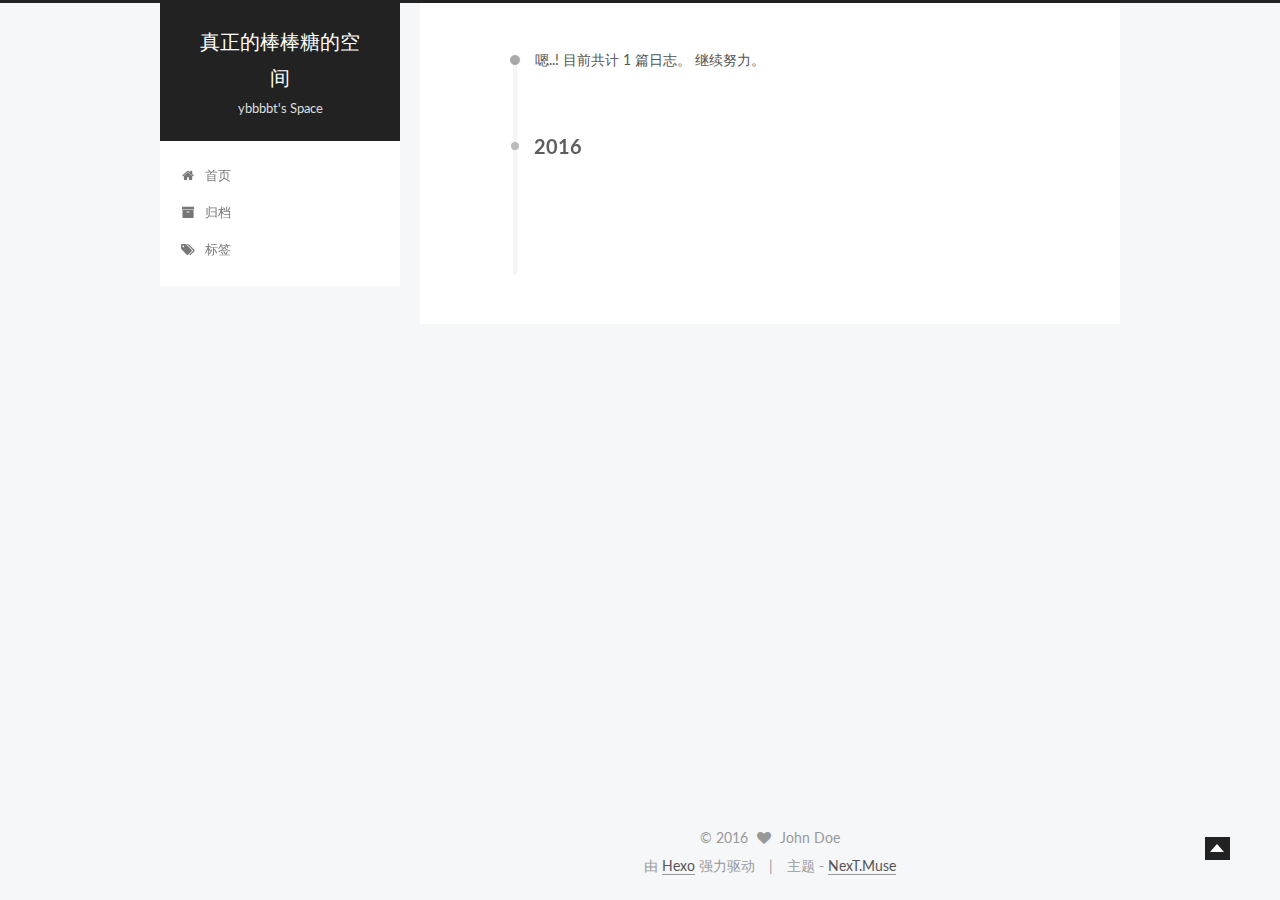
<file: archives/index.html>
<!doctype html>



  


<html class="theme-next muse use-motion">
<head>
  <meta charset="UTF-8"/>
<meta http-equiv="X-UA-Compatible" content="IE=edge,chrome=1" />
<meta name="viewport" content="width=device-width, initial-scale=1, maximum-scale=1"/>



<meta http-equiv="Cache-Control" content="no-transform" />
<meta http-equiv="Cache-Control" content="no-siteapp" />












  <link href="/vendors/fancybox/source/jquery.fancybox.css?v=2.1.5" rel="stylesheet" type="text/css"/>




  <link href="//fonts.googleapis.com/css?family=Lato:300,400,700,400italic&subset=latin,latin-ext" rel="stylesheet" type="text/css">



<link href="/vendors/font-awesome/css/font-awesome.min.css?v=4.4.0" rel="stylesheet" type="text/css" />

<link href="/css/main.css?v=0.5.0" rel="stylesheet" type="text/css" />


  <meta name="keywords" content="Hexo, NexT" />








  <link rel="shortcut icon" type="image/x-icon" href="/favicon.ico?v=0.5.0" />






<meta name="description" content="什么都不告诉你，嘿嘿~">
<meta property="og:type" content="website">
<meta property="og:title" content="真正的棒棒糖的空间">
<meta property="og:url" content="http://ybbbbt.cn/archives/index.html">
<meta property="og:site_name" content="真正的棒棒糖的空间">
<meta property="og:description" content="什么都不告诉你，嘿嘿~">
<meta name="twitter:card" content="summary">
<meta name="twitter:title" content="真正的棒棒糖的空间">
<meta name="twitter:description" content="什么都不告诉你，嘿嘿~">



<script type="text/javascript" id="hexo.configuration">
  var NexT = window.NexT || {};
  var CONFIG = {
    scheme: 'Muse',
    sidebar: {"position":"left","display":"post"},
    fancybox: true,
    motion: true,
    duoshuo: {
      userId: 0,
      author: '博主'
    }
  };
</script>

  <title> 归档 | 真正的棒棒糖的空间 </title>
</head>

<body itemscope itemtype="http://schema.org/WebPage" lang="zh-Hans">

  








  
  
    
  

  <div class="container one-collumn sidebar-position-left  page-archive  ">
    <div class="headband"></div>

    <header id="header" class="header" itemscope itemtype="http://schema.org/WPHeader">
      <div class="header-inner"><div class="site-meta ">
  

  <div class="custom-logo-site-title">
    <a href="/"  class="brand" rel="start">
      <span class="logo-line-before"><i></i></span>
      <span class="site-title">真正的棒棒糖的空间</span>
      <span class="logo-line-after"><i></i></span>
    </a>
  </div>
  <p class="site-subtitle">ybbbbt's Space</p>
</div>

<div class="site-nav-toggle">
  <button>
    <span class="btn-bar"></span>
    <span class="btn-bar"></span>
    <span class="btn-bar"></span>
  </button>
</div>

<nav class="site-nav">
  

  
    <ul id="menu" class="menu ">
      
        
        <li class="menu-item menu-item-home">
          <a href="/" rel="section">
            
              <i class="menu-item-icon fa fa-home fa-fw"></i> <br />
            
            首页
          </a>
        </li>
      
        
        <li class="menu-item menu-item-archives">
          <a href="/archives" rel="section">
            
              <i class="menu-item-icon fa fa-archive fa-fw"></i> <br />
            
            归档
          </a>
        </li>
      
        
        <li class="menu-item menu-item-tags">
          <a href="/tags" rel="section">
            
              <i class="menu-item-icon fa fa-tags fa-fw"></i> <br />
            
            标签
          </a>
        </li>
      

      
      
      
    </ul>
  

  
</nav>

 </div>
    </header>

    <main id="main" class="main">
      <div class="main-inner">
        <div class="content-wrap">
          <div id="content" class="content">
            

  <section id="posts" class="posts-collapse">
    <span class="archive-move-on"></span>

    <span class="archive-page-counter">
      
      
      
        
      
      嗯..! 目前共计 1 篇日志。 继续努力。
    </span>

    

      
      
      

      
        
        <div class="collection-title">
          <h2 class="archive-year motion-element" id="archive-year-2016">2016</h2>
        </div>
      
      

      

  <article class="post post-type-normal" itemscope itemtype="http://schema.org/Article">
    <header class="post-header">

      <h1 class="post-title">
        
            <a class="post-title-link" href="/2016/02/17/hello-world/" itemprop="url">
              
                <span itemprop="name">Hello World</span>
              
            </a>
        
      </h1>

      <div class="post-meta">
        <time class="post-time" itemprop="dateCreated"
              datetime="2016-02-17T16:11:56+08:00"
              content="2016-02-17" >
          02-17
        </time>
      </div>

    </header>
  </article>



    

  </section>

  



          </div>
          


          

        </div>
        
          
  
  <div class="sidebar-toggle">
    <div class="sidebar-toggle-line-wrap">
      <span class="sidebar-toggle-line sidebar-toggle-line-first"></span>
      <span class="sidebar-toggle-line sidebar-toggle-line-middle"></span>
      <span class="sidebar-toggle-line sidebar-toggle-line-last"></span>
    </div>
  </div>

  <aside id="sidebar" class="sidebar">
    <div class="sidebar-inner">

      

      

      <section class="site-overview sidebar-panel  sidebar-panel-active ">
        <div class="site-author motion-element" itemprop="author" itemscope itemtype="http://schema.org/Person">
          <img class="site-author-image" itemprop="image"
               src="/images/default_avatar.jpg"
               alt="John Doe" />
          <p class="site-author-name" itemprop="name">John Doe</p>
          <p class="site-description motion-element" itemprop="description">什么都不告诉你，嘿嘿~</p>
        </div>
        <nav class="site-state motion-element">
          <div class="site-state-item site-state-posts">
            <a href="/archives">
              <span class="site-state-item-count">1</span>
              <span class="site-state-item-name">日志</span>
            </a>
          </div>
          
          

          

        </nav>

        

        <div class="links-of-author motion-element">
          
        </div>

        
        

        <div class="links-of-author motion-element">
          
        </div>

      </section>

      

    </div>
  </aside>


        
      </div>
    </main>

    <footer id="footer" class="footer">
      <div class="footer-inner">
        <div class="copyright" >
  
  &copy; 
  <span itemprop="copyrightYear">2016</span>
  <span class="with-love">
    <i class="fa fa-heart"></i>
  </span>
  <span class="author" itemprop="copyrightHolder">John Doe</span>
</div>

<div class="powered-by">
  由 <a class="theme-link" href="http://hexo.io">Hexo</a> 强力驱动
</div>

<div class="theme-info">
  主题 -
  <a class="theme-link" href="https://github.com/iissnan/hexo-theme-next">
    NexT.Muse
  </a>
</div>



      </div>
    </footer>

    <div class="back-to-top"></div>
  </div>

  


  



  <script type="text/javascript" src="/vendors/jquery/index.js?v=2.1.3"></script>

  <script type="text/javascript" src="/vendors/fastclick/lib/fastclick.min.js?v=1.0.6"></script>

  <script type="text/javascript" src="/vendors/jquery_lazyload/jquery.lazyload.js?v=1.9.7"></script>

  <script type="text/javascript" src="/vendors/velocity/velocity.min.js"></script>

  <script type="text/javascript" src="/vendors/velocity/velocity.ui.min.js"></script>

  <script type="text/javascript" src="/vendors/fancybox/source/jquery.fancybox.pack.js"></script>


  


  <script type="text/javascript" src="/js/src/utils.js?v=0.5.0"></script>

  <script type="text/javascript" src="/js/src/motion.js?v=0.5.0"></script>



  
  

  
  
    <script type="text/javascript" id="motion.page.archive">
      $('.archive-year').velocity('transition.slideLeftIn');
    </script>
  


  


  <script type="text/javascript" src="/js/src/bootstrap.js?v=0.5.0"></script>



  



  



  
  

  
  


</body>
</html>
</file>
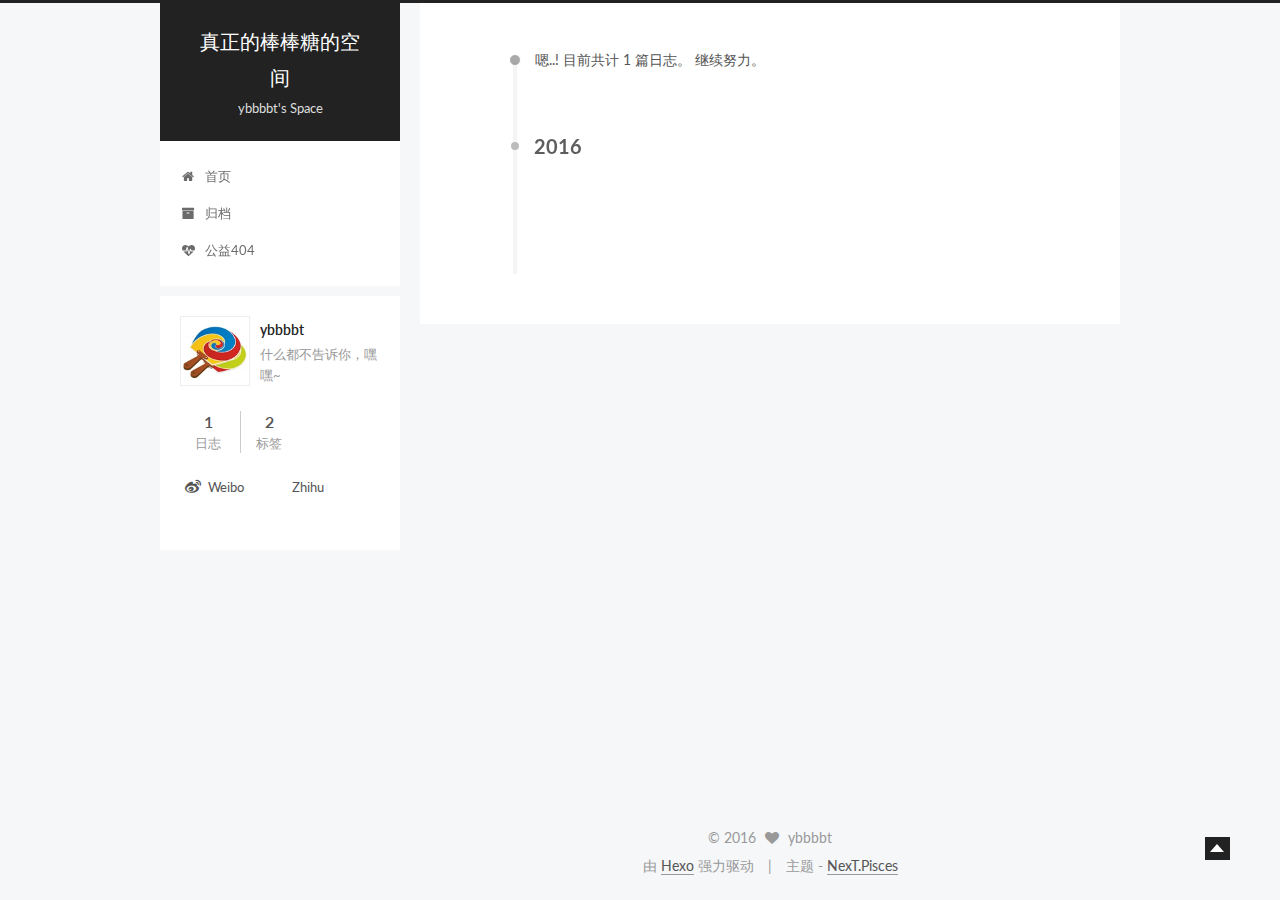
<file: archives/2016/index.html>
<!doctype html>



  


<html class="theme-next pisces use-motion">
<head>
  <meta charset="UTF-8"/>
<meta http-equiv="X-UA-Compatible" content="IE=edge,chrome=1" />
<meta name="viewport" content="width=device-width, initial-scale=1, maximum-scale=1"/>



<meta http-equiv="Cache-Control" content="no-transform" />
<meta http-equiv="Cache-Control" content="no-siteapp" />












  <link href="/vendors/fancybox/source/jquery.fancybox.css?v=2.1.5" rel="stylesheet" type="text/css"/>




  <link href="//fonts.googleapis.com/css?family=Lato:300,400,700,400italic&subset=latin,latin-ext" rel="stylesheet" type="text/css">



<link href="/vendors/font-awesome/css/font-awesome.min.css?v=4.4.0" rel="stylesheet" type="text/css" />

<link href="/css/main.css?v=0.5.0" rel="stylesheet" type="text/css" />


  <meta name="keywords" content="Hexo, NexT" />








  <link rel="shortcut icon" type="image/x-icon" href="/favicon.ico?v=0.5.0" />






<meta name="description" content="什么都不告诉你，嘿嘿~">
<meta property="og:type" content="website">
<meta property="og:title" content="真正的棒棒糖的空间">
<meta property="og:url" content="http://ybbbbt.cn/archives/2016/index.html">
<meta property="og:site_name" content="真正的棒棒糖的空间">
<meta property="og:description" content="什么都不告诉你，嘿嘿~">
<meta name="twitter:card" content="summary">
<meta name="twitter:title" content="真正的棒棒糖的空间">
<meta name="twitter:description" content="什么都不告诉你，嘿嘿~">



<script type="text/javascript" id="hexo.configuration">
  var NexT = window.NexT || {};
  var CONFIG = {
    scheme: 'Pisces',
    sidebar: {"position":"left","display":"post"},
    fancybox: true,
    motion: true,
    duoshuo: {
      userId: 0,
      author: '博主'
    }
  };
</script>

  <title> 归档 | 真正的棒棒糖的空间 </title>
</head>

<body itemscope itemtype="http://schema.org/WebPage" lang="zh-Hans">

  


<script>
  (function(i,s,o,g,r,a,m){i['GoogleAnalyticsObject']=r;i[r]=i[r]||function(){
            (i[r].q=i[r].q||[]).push(arguments)},i[r].l=1*new Date();a=s.createElement(o),
          m=s.getElementsByTagName(o)[0];a.async=1;a.src=g;m.parentNode.insertBefore(a,m)
  })(window,document,'script','//www.google-analytics.com/analytics.js','ga');
  ga('create', '73959513-1', 'auto');
  ga('send', 'pageview');
</script>


  <script type="text/javascript">
    var _hmt = _hmt || [];
    (function() {
      var hm = document.createElement("script");
      hm.src = "//hm.baidu.com/hm.js?123025f8f36ea25a81efbe0040fbffaa";
      var s = document.getElementsByTagName("script")[0];
      s.parentNode.insertBefore(hm, s);
    })();
  </script>






  
  
    
  

  <div class="container one-collumn sidebar-position-left  page-archive  ">
    <div class="headband"></div>

    <header id="header" class="header" itemscope itemtype="http://schema.org/WPHeader">
      <div class="header-inner"><div class="site-meta ">
  

  <div class="custom-logo-site-title">
    <a href="/"  class="brand" rel="start">
      <span class="logo-line-before"><i></i></span>
      <span class="site-title">真正的棒棒糖的空间</span>
      <span class="logo-line-after"><i></i></span>
    </a>
  </div>
  <p class="site-subtitle">ybbbbt's Space</p>
</div>

<div class="site-nav-toggle">
  <button>
    <span class="btn-bar"></span>
    <span class="btn-bar"></span>
    <span class="btn-bar"></span>
  </button>
</div>

<nav class="site-nav">
  

  
    <ul id="menu" class="menu ">
      
        
        <li class="menu-item menu-item-home">
          <a href="/" rel="section">
            
              <i class="menu-item-icon fa fa-home fa-fw"></i> <br />
            
            首页
          </a>
        </li>
      
        
        <li class="menu-item menu-item-archives">
          <a href="/archives" rel="section">
            
              <i class="menu-item-icon fa fa-archive fa-fw"></i> <br />
            
            归档
          </a>
        </li>
      
        
        <li class="menu-item menu-item-commonweal">
          <a href="/404.html" rel="section">
            
              <i class="menu-item-icon fa fa-heartbeat fa-fw"></i> <br />
            
            公益404
          </a>
        </li>
      

      
      
      
    </ul>
  

  
</nav>

 </div>
    </header>

    <main id="main" class="main">
      <div class="main-inner">
        <div class="content-wrap">
          <div id="content" class="content">
            

  <section id="posts" class="posts-collapse">
    <span class="archive-move-on"></span>

    <span class="archive-page-counter">
      
      
      
        
      
      嗯..! 目前共计 1 篇日志。 继续努力。
    </span>

    

      
      
      

      
        
        <div class="collection-title">
          <h2 class="archive-year motion-element" id="archive-year-2016">2016</h2>
        </div>
      
      

      

  <article class="post post-type-normal" itemscope itemtype="http://schema.org/Article">
    <header class="post-header">

      <h1 class="post-title">
        
            <a class="post-title-link" href="/2016/02/19/试验性NumPy教程(译)/" itemprop="url">
              
                <span itemprop="name">试验性NumPy教程(译)</span>
              
            </a>
        
      </h1>

      <div class="post-meta">
        <time class="post-time" itemprop="dateCreated"
              datetime="2016-02-19T20:55:03+08:00"
              content="2016-02-19" >
          02-19
        </time>
      </div>

    </header>
  </article>



    

  </section>

  



          </div>
          


          

        </div>
        
          
  
  <div class="sidebar-toggle">
    <div class="sidebar-toggle-line-wrap">
      <span class="sidebar-toggle-line sidebar-toggle-line-first"></span>
      <span class="sidebar-toggle-line sidebar-toggle-line-middle"></span>
      <span class="sidebar-toggle-line sidebar-toggle-line-last"></span>
    </div>
  </div>

  <aside id="sidebar" class="sidebar">
    <div class="sidebar-inner">

      

      

      <section class="site-overview sidebar-panel  sidebar-panel-active ">
        <div class="site-author motion-element" itemprop="author" itemscope itemtype="http://schema.org/Person">
          <img class="site-author-image" itemprop="image"
               src="/images/default_avatar.jpg"
               alt="ybbbbt" />
          <p class="site-author-name" itemprop="name">ybbbbt</p>
          <p class="site-description motion-element" itemprop="description">什么都不告诉你，嘿嘿~</p>
        </div>
        <nav class="site-state motion-element">
          <div class="site-state-item site-state-posts">
            <a href="/archives">
              <span class="site-state-item-count">1</span>
              <span class="site-state-item-name">日志</span>
            </a>
          </div>
          
          

          
            <div class="site-state-item site-state-tags">
              
                <span class="site-state-item-count">2</span>
                <span class="site-state-item-name">标签</span>
              
            </div>
          

        </nav>

        

        <div class="links-of-author motion-element">
          
            
              <span class="links-of-author-item">
                <a href="http://weibo.com/u/1766362743" target="_blank">
                  
                    <i class="fa fa-weibo"></i> Weibo
                  
                </a>
              </span>
            
              <span class="links-of-author-item">
                <a href="https://www.zhihu.com/people/ybbbbt" target="_blank">
                  
                    <i class="fa fa-zhihu"></i> Zhihu
                  
                </a>
              </span>
            
          
        </div>

        
        

        <div class="links-of-author motion-element">
          
        </div>

      </section>

      

    </div>
  </aside>


        
      </div>
    </main>

    <footer id="footer" class="footer">
      <div class="footer-inner">
        <div class="copyright" >
  
  &copy; 
  <span itemprop="copyrightYear">2016</span>
  <span class="with-love">
    <i class="fa fa-heart"></i>
  </span>
  <span class="author" itemprop="copyrightHolder">ybbbbt</span>
</div>

<div class="powered-by">
  由 <a class="theme-link" href="http://hexo.io">Hexo</a> 强力驱动
</div>

<div class="theme-info">
  主题 -
  <a class="theme-link" href="https://github.com/iissnan/hexo-theme-next">
    NexT.Pisces
  </a>
</div>



      </div>
    </footer>

    <div class="back-to-top"></div>
  </div>

  


  



  <script type="text/javascript" src="/vendors/jquery/index.js?v=2.1.3"></script>

  <script type="text/javascript" src="/vendors/fastclick/lib/fastclick.min.js?v=1.0.6"></script>

  <script type="text/javascript" src="/vendors/jquery_lazyload/jquery.lazyload.js?v=1.9.7"></script>

  <script type="text/javascript" src="/vendors/velocity/velocity.min.js"></script>

  <script type="text/javascript" src="/vendors/velocity/velocity.ui.min.js"></script>

  <script type="text/javascript" src="/vendors/fancybox/source/jquery.fancybox.pack.js"></script>


  


  <script type="text/javascript" src="/js/src/utils.js?v=0.5.0"></script>

  <script type="text/javascript" src="/js/src/motion.js?v=0.5.0"></script>



  
  


  <script type="text/javascript" src="/js/src/affix.js?v=0.5.0"></script>

  <script type="text/javascript" src="/js/src/schemes/pisces.js?v=0.5.0"></script>



  
  
    <script type="text/javascript" id="motion.page.archive">
      $('.archive-year').velocity('transition.slideLeftIn');
    </script>
  


  


  <script type="text/javascript" src="/js/src/bootstrap.js?v=0.5.0"></script>



  

  
    
  

  <script type="text/javascript">
    var duoshuoQuery = {short_name:"ybbbbt"};
    (function() {
      var ds = document.createElement('script');
      ds.type = 'text/javascript';ds.async = true;
      ds.id = 'duoshuo-script';
      ds.src = (document.location.protocol == 'https:' ? 'https:' : 'http:') + '//static.duoshuo.com/embed.js';
      ds.charset = 'UTF-8';
      (document.getElementsByTagName('head')[0]
      || document.getElementsByTagName('body')[0]).appendChild(ds);
    })();
  </script>

  
    
  





  
  
  <script type="text/x-mathjax-config">
    MathJax.Hub.Config({
      tex2jax: {
        inlineMath: [ ['$','$'], ["\\(","\\)"]  ],
        processEscapes: true,
        skipTags: ['script', 'noscript', 'style', 'textarea', 'pre', 'code']
      }
    });
  </script>

  <script type="text/x-mathjax-config">
    MathJax.Hub.Queue(function() {
      var all = MathJax.Hub.getAllJax(), i;
      for (i=0; i < all.length; i += 1) {
        all[i].SourceElement().parentNode.className += ' has-jax';
      }
    });
  </script>

  
    <script type="text/javascript" src="http://cdn.staticfile.org/mathjax/2.4.0/MathJax.js"></script>
    <script type="text/javascript" src="http://cdn.staticfile.org/mathjax/2.4.0/config/TeX-AMS-MML_HTMLorMML.js"></script>
  


  
  


</body>
</html>
</file>
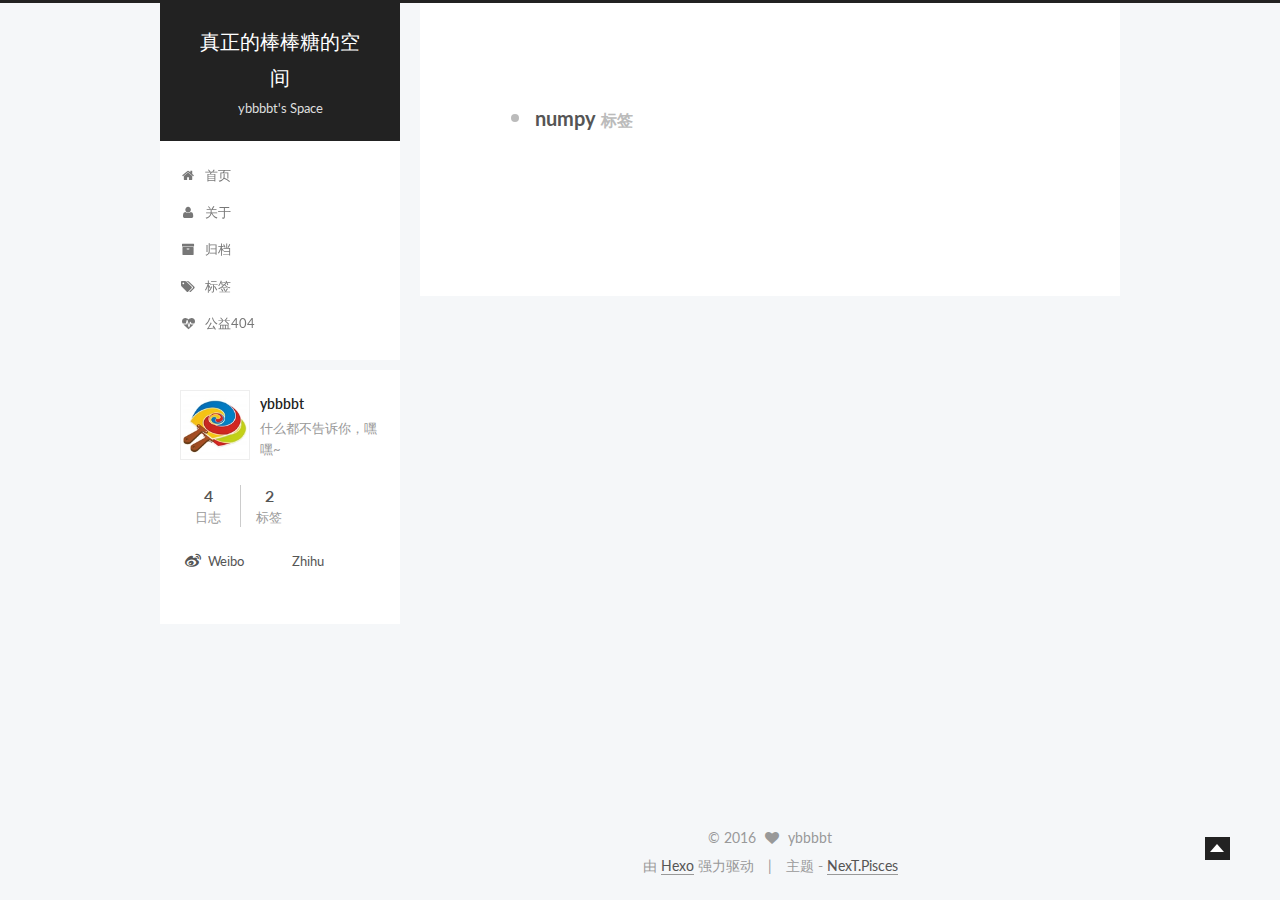
<file: tags/numpy/index.html>
<!doctype html>



  


<html class="theme-next pisces use-motion">
<head>
  <meta charset="UTF-8"/>
<meta http-equiv="X-UA-Compatible" content="IE=edge,chrome=1" />
<meta name="viewport" content="width=device-width, initial-scale=1, maximum-scale=1"/>



<meta http-equiv="Cache-Control" content="no-transform" />
<meta http-equiv="Cache-Control" content="no-siteapp" />












  <link href="/vendors/fancybox/source/jquery.fancybox.css?v=2.1.5" rel="stylesheet" type="text/css"/>




  <link href="//fonts.googleapis.com/css?family=Lato:300,400,700,400italic&subset=latin,latin-ext" rel="stylesheet" type="text/css">



<link href="/vendors/font-awesome/css/font-awesome.min.css?v=4.4.0" rel="stylesheet" type="text/css" />

<link href="/css/main.css?v=0.5.0" rel="stylesheet" type="text/css" />


  <meta name="keywords" content="Hexo, NexT" />








  <link rel="shortcut icon" type="image/x-icon" href="/favicon.ico?v=0.5.0" />






<meta name="description" content="什么都不告诉你，嘿嘿~">
<meta property="og:type" content="website">
<meta property="og:title" content="真正的棒棒糖的空间">
<meta property="og:url" content="http://ybbbbt.cn/tags/numpy/index.html">
<meta property="og:site_name" content="真正的棒棒糖的空间">
<meta property="og:description" content="什么都不告诉你，嘿嘿~">
<meta name="twitter:card" content="summary">
<meta name="twitter:title" content="真正的棒棒糖的空间">
<meta name="twitter:description" content="什么都不告诉你，嘿嘿~">



<script type="text/javascript" id="hexo.configuration">
  var NexT = window.NexT || {};
  var CONFIG = {
    scheme: 'Pisces',
    sidebar: {"position":"left","display":"post"},
    fancybox: true,
    motion: true,
    duoshuo: {
      userId: 0,
      author: '博主'
    }
  };
</script>

  <title> 标签: numpy | 真正的棒棒糖的空间 </title>
</head>

<body itemscope itemtype="http://schema.org/WebPage" lang="zh-Hans">

  


<script>
  (function(i,s,o,g,r,a,m){i['GoogleAnalyticsObject']=r;i[r]=i[r]||function(){
            (i[r].q=i[r].q||[]).push(arguments)},i[r].l=1*new Date();a=s.createElement(o),
          m=s.getElementsByTagName(o)[0];a.async=1;a.src=g;m.parentNode.insertBefore(a,m)
  })(window,document,'script','//www.google-analytics.com/analytics.js','ga');
  ga('create', '73959513-1', 'auto');
  ga('send', 'pageview');
</script>


  <script type="text/javascript">
    var _hmt = _hmt || [];
    (function() {
      var hm = document.createElement("script");
      hm.src = "//hm.baidu.com/hm.js?123025f8f36ea25a81efbe0040fbffaa";
      var s = document.getElementsByTagName("script")[0];
      s.parentNode.insertBefore(hm, s);
    })();
  </script>






  
  
    
  

  <div class="container one-collumn sidebar-position-left  ">
    <div class="headband"></div>

    <header id="header" class="header" itemscope itemtype="http://schema.org/WPHeader">
      <div class="header-inner"><div class="site-meta ">
  

  <div class="custom-logo-site-title">
    <a href="/"  class="brand" rel="start">
      <span class="logo-line-before"><i></i></span>
      <span class="site-title">真正的棒棒糖的空间</span>
      <span class="logo-line-after"><i></i></span>
    </a>
  </div>
  <p class="site-subtitle">ybbbbt's Space</p>
</div>

<div class="site-nav-toggle">
  <button>
    <span class="btn-bar"></span>
    <span class="btn-bar"></span>
    <span class="btn-bar"></span>
  </button>
</div>

<nav class="site-nav">
  

  
    <ul id="menu" class="menu ">
      
        
        <li class="menu-item menu-item-home">
          <a href="/" rel="section">
            
              <i class="menu-item-icon fa fa-home fa-fw"></i> <br />
            
            首页
          </a>
        </li>
      
        
        <li class="menu-item menu-item-about">
          <a href="/about" rel="section">
            
              <i class="menu-item-icon fa fa-user fa-fw"></i> <br />
            
            关于
          </a>
        </li>
      
        
        <li class="menu-item menu-item-archives">
          <a href="/archives" rel="section">
            
              <i class="menu-item-icon fa fa-archive fa-fw"></i> <br />
            
            归档
          </a>
        </li>
      
        
        <li class="menu-item menu-item-tags">
          <a href="/tags" rel="section">
            
              <i class="menu-item-icon fa fa-tags fa-fw"></i> <br />
            
            标签
          </a>
        </li>
      
        
        <li class="menu-item menu-item-commonweal">
          <a href="/404.html" rel="section">
            
              <i class="menu-item-icon fa fa-heartbeat fa-fw"></i> <br />
            
            公益404
          </a>
        </li>
      

      
      
      
    </ul>
  

  
</nav>

 </div>
    </header>

    <main id="main" class="main">
      <div class="main-inner">
        <div class="content-wrap">
          <div id="content" class="content">
            

  <div id="posts" class="posts-collapse">
    <div class="collection-title">
      <h2 >
        numpy
        <small>标签</small>
      </h2>
    </div>

    
      

  <article class="post post-type-normal" itemscope itemtype="http://schema.org/Article">
    <header class="post-header">

      <h1 class="post-title">
        
            <a class="post-title-link" href="/2016/02/19/试验性NumPy教程(译)/" itemprop="url">
              
                <span itemprop="name">试验性NumPy教程(译)</span>
              
            </a>
        
      </h1>

      <div class="post-meta">
        <time class="post-time" itemprop="dateCreated"
              datetime="2016-02-19T21:03:55+08:00"
              content="2016-02-19" >
          02-19
        </time>
      </div>

    </header>
  </article>


    
  </div>

  


          </div>
          


          

        </div>
        
          
  
  <div class="sidebar-toggle">
    <div class="sidebar-toggle-line-wrap">
      <span class="sidebar-toggle-line sidebar-toggle-line-first"></span>
      <span class="sidebar-toggle-line sidebar-toggle-line-middle"></span>
      <span class="sidebar-toggle-line sidebar-toggle-line-last"></span>
    </div>
  </div>

  <aside id="sidebar" class="sidebar">
    <div class="sidebar-inner">

      

      

      <section class="site-overview sidebar-panel  sidebar-panel-active ">
        <div class="site-author motion-element" itemprop="author" itemscope itemtype="http://schema.org/Person">
          <img class="site-author-image" itemprop="image"
               src="/images/default_avatar.jpg"
               alt="ybbbbt" />
          <p class="site-author-name" itemprop="name">ybbbbt</p>
          <p class="site-description motion-element" itemprop="description">什么都不告诉你，嘿嘿~</p>
        </div>
        <nav class="site-state motion-element">
          <div class="site-state-item site-state-posts">
            <a href="/archives">
              <span class="site-state-item-count">4</span>
              <span class="site-state-item-name">日志</span>
            </a>
          </div>
          
          

          
            <div class="site-state-item site-state-tags">
              <a href="/tags">
                <span class="site-state-item-count">2</span>
                <span class="site-state-item-name">标签</span>
              </a>
            </div>
          

        </nav>

        

        <div class="links-of-author motion-element">
          
            
              <span class="links-of-author-item">
                <a href="http://weibo.com/u/1766362743" target="_blank">
                  
                    <i class="fa fa-weibo"></i> Weibo
                  
                </a>
              </span>
            
              <span class="links-of-author-item">
                <a href="https://www.zhihu.com/people/ybbbbt" target="_blank">
                  
                    <i class="fa fa-zhihu"></i> Zhihu
                  
                </a>
              </span>
            
          
        </div>

        
        

        <div class="links-of-author motion-element">
          
        </div>

      </section>

      

    </div>
  </aside>


        
      </div>
    </main>

    <footer id="footer" class="footer">
      <div class="footer-inner">
        <div class="copyright" >
  
  &copy; 
  <span itemprop="copyrightYear">2016</span>
  <span class="with-love">
    <i class="fa fa-heart"></i>
  </span>
  <span class="author" itemprop="copyrightHolder">ybbbbt</span>
</div>

<div class="powered-by">
  由 <a class="theme-link" href="http://hexo.io">Hexo</a> 强力驱动
</div>

<div class="theme-info">
  主题 -
  <a class="theme-link" href="https://github.com/iissnan/hexo-theme-next">
    NexT.Pisces
  </a>
</div>



      </div>
    </footer>

    <div class="back-to-top"></div>
  </div>

  


  



  <script type="text/javascript" src="/vendors/jquery/index.js?v=2.1.3"></script>

  <script type="text/javascript" src="/vendors/fastclick/lib/fastclick.min.js?v=1.0.6"></script>

  <script type="text/javascript" src="/vendors/jquery_lazyload/jquery.lazyload.js?v=1.9.7"></script>

  <script type="text/javascript" src="/vendors/velocity/velocity.min.js"></script>

  <script type="text/javascript" src="/vendors/velocity/velocity.ui.min.js"></script>

  <script type="text/javascript" src="/vendors/fancybox/source/jquery.fancybox.pack.js"></script>


  


  <script type="text/javascript" src="/js/src/utils.js?v=0.5.0"></script>

  <script type="text/javascript" src="/js/src/motion.js?v=0.5.0"></script>



  
  


  <script type="text/javascript" src="/js/src/affix.js?v=0.5.0"></script>

  <script type="text/javascript" src="/js/src/schemes/pisces.js?v=0.5.0"></script>



  

  


  <script type="text/javascript" src="/js/src/bootstrap.js?v=0.5.0"></script>



  

  
    
  

  <script type="text/javascript">
    var duoshuoQuery = {short_name:"ybbbbt"};
    (function() {
      var ds = document.createElement('script');
      ds.type = 'text/javascript';ds.async = true;
      ds.id = 'duoshuo-script';
      ds.src = (document.location.protocol == 'https:' ? 'https:' : 'http:') + '//static.duoshuo.com/embed.js';
      ds.charset = 'UTF-8';
      (document.getElementsByTagName('head')[0]
      || document.getElementsByTagName('body')[0]).appendChild(ds);
    })();
  </script>

  
    
  





  
  
  <script type="text/x-mathjax-config">
    MathJax.Hub.Config({
      tex2jax: {
        inlineMath: [ ['$','$'], ["\\(","\\)"]  ],
        processEscapes: true,
        skipTags: ['script', 'noscript', 'style', 'textarea', 'pre', 'code']
      }
    });
  </script>

  <script type="text/x-mathjax-config">
    MathJax.Hub.Queue(function() {
      var all = MathJax.Hub.getAllJax(), i;
      for (i=0; i < all.length; i += 1) {
        all[i].SourceElement().parentNode.className += ' has-jax';
      }
    });
  </script>

  
    <script type="text/javascript" src="http://cdn.staticfile.org/mathjax/2.4.0/MathJax.js"></script>
    <script type="text/javascript" src="http://cdn.staticfile.org/mathjax/2.4.0/config/TeX-AMS-MML_HTMLorMML.js"></script>
  


  
  


</body>
</html>
</file>
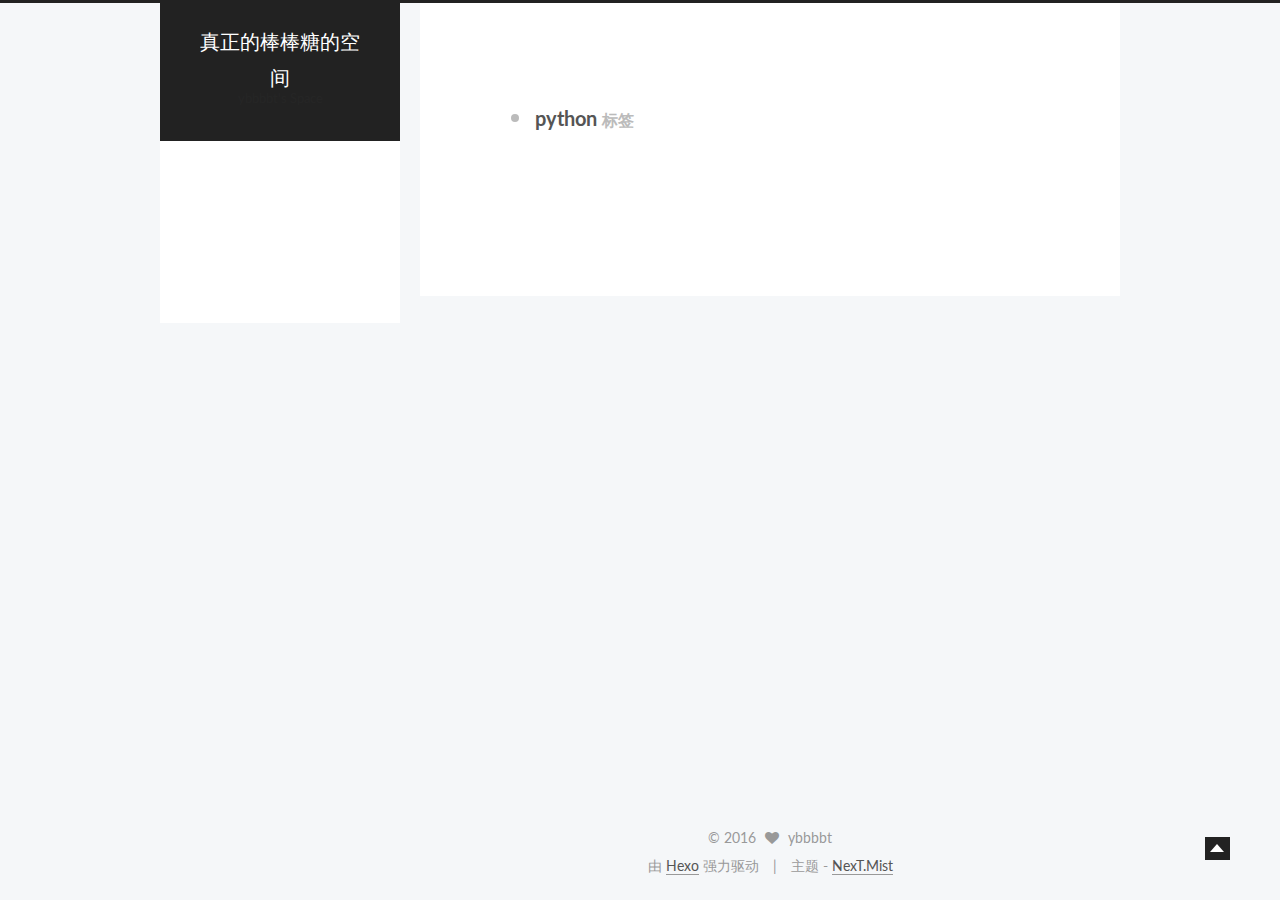
<file: tags/python/index.html>
<!doctype html>



  


<html class="theme-next mist use-motion">
<head>
  <meta charset="UTF-8"/>
<meta http-equiv="X-UA-Compatible" content="IE=edge,chrome=1" />
<meta name="viewport" content="width=device-width, initial-scale=1, maximum-scale=1"/>



<meta http-equiv="Cache-Control" content="no-transform" />
<meta http-equiv="Cache-Control" content="no-siteapp" />












  <link href="/vendors/fancybox/source/jquery.fancybox.css?v=2.1.5" rel="stylesheet" type="text/css"/>




  <link href="//fonts.googleapis.com/css?family=Lato:300,400,700,400italic&subset=latin,latin-ext" rel="stylesheet" type="text/css">



<link href="/vendors/font-awesome/css/font-awesome.min.css?v=4.4.0" rel="stylesheet" type="text/css" />

<link href="/css/main.css?v=0.5.0" rel="stylesheet" type="text/css" />


  <meta name="keywords" content="Hexo, NexT" />








  <link rel="shortcut icon" type="image/x-icon" href="/favicon.ico?v=0.5.0" />






<meta name="description" content="什么都不告诉你，嘿嘿~">
<meta property="og:type" content="website">
<meta property="og:title" content="真正的棒棒糖的空间">
<meta property="og:url" content="http://ybbbbt.cn/tags/python/index.html">
<meta property="og:site_name" content="真正的棒棒糖的空间">
<meta property="og:description" content="什么都不告诉你，嘿嘿~">
<meta name="twitter:card" content="summary">
<meta name="twitter:title" content="真正的棒棒糖的空间">
<meta name="twitter:description" content="什么都不告诉你，嘿嘿~">



<script type="text/javascript" id="hexo.configuration">
  var NexT = window.NexT || {};
  var CONFIG = {
    scheme: 'Mist',
    sidebar: {"position":"left","display":"post"},
    fancybox: true,
    motion: true,
    duoshuo: {
      userId: 0,
      author: '博主'
    }
  };
</script>

  <title> 标签: python | 真正的棒棒糖的空间 </title>
</head>

<body itemscope itemtype="http://schema.org/WebPage" lang="zh-Hans">

  


<script>
  (function(i,s,o,g,r,a,m){i['GoogleAnalyticsObject']=r;i[r]=i[r]||function(){
            (i[r].q=i[r].q||[]).push(arguments)},i[r].l=1*new Date();a=s.createElement(o),
          m=s.getElementsByTagName(o)[0];a.async=1;a.src=g;m.parentNode.insertBefore(a,m)
  })(window,document,'script','//www.google-analytics.com/analytics.js','ga');
  ga('create', '73959513-1', 'auto');
  ga('send', 'pageview');
</script>


  <script type="text/javascript">
    var _hmt = _hmt || [];
    (function() {
      var hm = document.createElement("script");
      hm.src = "//hm.baidu.com/hm.js?123025f8f36ea25a81efbe0040fbffaa";
      var s = document.getElementsByTagName("script")[0];
      s.parentNode.insertBefore(hm, s);
    })();
  </script>






  
  
    
  

  <div class="container one-collumn sidebar-position-left  ">
    <div class="headband"></div>

    <header id="header" class="header" itemscope itemtype="http://schema.org/WPHeader">
      <div class="header-inner"><div class="site-meta ">
  

  <div class="custom-logo-site-title">
    <a href="/"  class="brand" rel="start">
      <span class="logo-line-before"><i></i></span>
      <span class="site-title">真正的棒棒糖的空间</span>
      <span class="logo-line-after"><i></i></span>
    </a>
  </div>
  <p class="site-subtitle">ybbbbt's Space</p>
</div>

<div class="site-nav-toggle">
  <button>
    <span class="btn-bar"></span>
    <span class="btn-bar"></span>
    <span class="btn-bar"></span>
  </button>
</div>

<nav class="site-nav">
  

  
    <ul id="menu" class="menu ">
      
        
        <li class="menu-item menu-item-home">
          <a href="/" rel="section">
            
              <i class="menu-item-icon fa fa-home fa-fw"></i> <br />
            
            首页
          </a>
        </li>
      
        
        <li class="menu-item menu-item-about">
          <a href="/about" rel="section">
            
              <i class="menu-item-icon fa fa-user fa-fw"></i> <br />
            
            关于
          </a>
        </li>
      
        
        <li class="menu-item menu-item-archives">
          <a href="/archives" rel="section">
            
              <i class="menu-item-icon fa fa-archive fa-fw"></i> <br />
            
            归档
          </a>
        </li>
      
        
        <li class="menu-item menu-item-commonweal">
          <a href="/404.html" rel="section">
            
              <i class="menu-item-icon fa fa-heartbeat fa-fw"></i> <br />
            
            公益404
          </a>
        </li>
      

      
      
      
    </ul>
  

  
</nav>

 </div>
    </header>

    <main id="main" class="main">
      <div class="main-inner">
        <div class="content-wrap">
          <div id="content" class="content">
            

  <div id="posts" class="posts-collapse">
    <div class="collection-title">
      <h2 >
        python
        <small>标签</small>
      </h2>
    </div>

    
      

  <article class="post post-type-normal" itemscope itemtype="http://schema.org/Article">
    <header class="post-header">

      <h1 class="post-title">
        
            <a class="post-title-link" href="/2016/02/19/试验性NumPy教程(译)/" itemprop="url">
              
                <span itemprop="name">试验性NumPy教程(译)</span>
              
            </a>
        
      </h1>

      <div class="post-meta">
        <time class="post-time" itemprop="dateCreated"
              datetime="2016-02-19T21:03:55+08:00"
              content="2016-02-19" >
          02-19
        </time>
      </div>

    </header>
  </article>


    
  </div>

  


          </div>
          


          

        </div>
        
          
  
  <div class="sidebar-toggle">
    <div class="sidebar-toggle-line-wrap">
      <span class="sidebar-toggle-line sidebar-toggle-line-first"></span>
      <span class="sidebar-toggle-line sidebar-toggle-line-middle"></span>
      <span class="sidebar-toggle-line sidebar-toggle-line-last"></span>
    </div>
  </div>

  <aside id="sidebar" class="sidebar">
    <div class="sidebar-inner">

      

      

      <section class="site-overview sidebar-panel  sidebar-panel-active ">
        <div class="site-author motion-element" itemprop="author" itemscope itemtype="http://schema.org/Person">
          <img class="site-author-image" itemprop="image"
               src="/images/default_avatar.jpg"
               alt="ybbbbt" />
          <p class="site-author-name" itemprop="name">ybbbbt</p>
          <p class="site-description motion-element" itemprop="description">什么都不告诉你，嘿嘿~</p>
        </div>
        <nav class="site-state motion-element">
          <div class="site-state-item site-state-posts">
            <a href="/archives">
              <span class="site-state-item-count">2</span>
              <span class="site-state-item-name">日志</span>
            </a>
          </div>
          
          

          
            <div class="site-state-item site-state-tags">
              
                <span class="site-state-item-count">2</span>
                <span class="site-state-item-name">标签</span>
              
            </div>
          

        </nav>

        

        <div class="links-of-author motion-element">
          
            
              <span class="links-of-author-item">
                <a href="http://weibo.com/u/1766362743" target="_blank">
                  
                    <i class="fa fa-weibo"></i> Weibo
                  
                </a>
              </span>
            
              <span class="links-of-author-item">
                <a href="https://www.zhihu.com/people/ybbbbt" target="_blank">
                  
                    <i class="fa fa-zhihu"></i> Zhihu
                  
                </a>
              </span>
            
          
        </div>

        
        

        <div class="links-of-author motion-element">
          
        </div>

      </section>

      

    </div>
  </aside>


        
      </div>
    </main>

    <footer id="footer" class="footer">
      <div class="footer-inner">
        <div class="copyright" >
  
  &copy; 
  <span itemprop="copyrightYear">2016</span>
  <span class="with-love">
    <i class="fa fa-heart"></i>
  </span>
  <span class="author" itemprop="copyrightHolder">ybbbbt</span>
</div>

<div class="powered-by">
  由 <a class="theme-link" href="http://hexo.io">Hexo</a> 强力驱动
</div>

<div class="theme-info">
  主题 -
  <a class="theme-link" href="https://github.com/iissnan/hexo-theme-next">
    NexT.Mist
  </a>
</div>



      </div>
    </footer>

    <div class="back-to-top"></div>
  </div>

  


  



  <script type="text/javascript" src="/vendors/jquery/index.js?v=2.1.3"></script>

  <script type="text/javascript" src="/vendors/fastclick/lib/fastclick.min.js?v=1.0.6"></script>

  <script type="text/javascript" src="/vendors/jquery_lazyload/jquery.lazyload.js?v=1.9.7"></script>

  <script type="text/javascript" src="/vendors/velocity/velocity.min.js"></script>

  <script type="text/javascript" src="/vendors/velocity/velocity.ui.min.js"></script>

  <script type="text/javascript" src="/vendors/fancybox/source/jquery.fancybox.pack.js"></script>


  


  <script type="text/javascript" src="/js/src/utils.js?v=0.5.0"></script>

  <script type="text/javascript" src="/js/src/motion.js?v=0.5.0"></script>



  
  

  

  


  <script type="text/javascript" src="/js/src/bootstrap.js?v=0.5.0"></script>



  

  
    
  

  <script type="text/javascript">
    var duoshuoQuery = {short_name:"ybbbbt"};
    (function() {
      var ds = document.createElement('script');
      ds.type = 'text/javascript';ds.async = true;
      ds.id = 'duoshuo-script';
      ds.src = (document.location.protocol == 'https:' ? 'https:' : 'http:') + '//static.duoshuo.com/embed.js';
      ds.charset = 'UTF-8';
      (document.getElementsByTagName('head')[0]
      || document.getElementsByTagName('body')[0]).appendChild(ds);
    })();
  </script>

  
    
  





  
  
  <script type="text/x-mathjax-config">
    MathJax.Hub.Config({
      tex2jax: {
        inlineMath: [ ['$','$'], ["\\(","\\)"]  ],
        processEscapes: true,
        skipTags: ['script', 'noscript', 'style', 'textarea', 'pre', 'code']
      }
    });
  </script>

  <script type="text/x-mathjax-config">
    MathJax.Hub.Queue(function() {
      var all = MathJax.Hub.getAllJax(), i;
      for (i=0; i < all.length; i += 1) {
        all[i].SourceElement().parentNode.className += ' has-jax';
      }
    });
  </script>

  
    <script type="text/javascript" src="http://cdn.staticfile.org/mathjax/2.4.0/MathJax.js"></script>
    <script type="text/javascript" src="http://cdn.staticfile.org/mathjax/2.4.0/config/TeX-AMS-MML_HTMLorMML.js"></script>
  


  
  


</body>
</html>
</file>
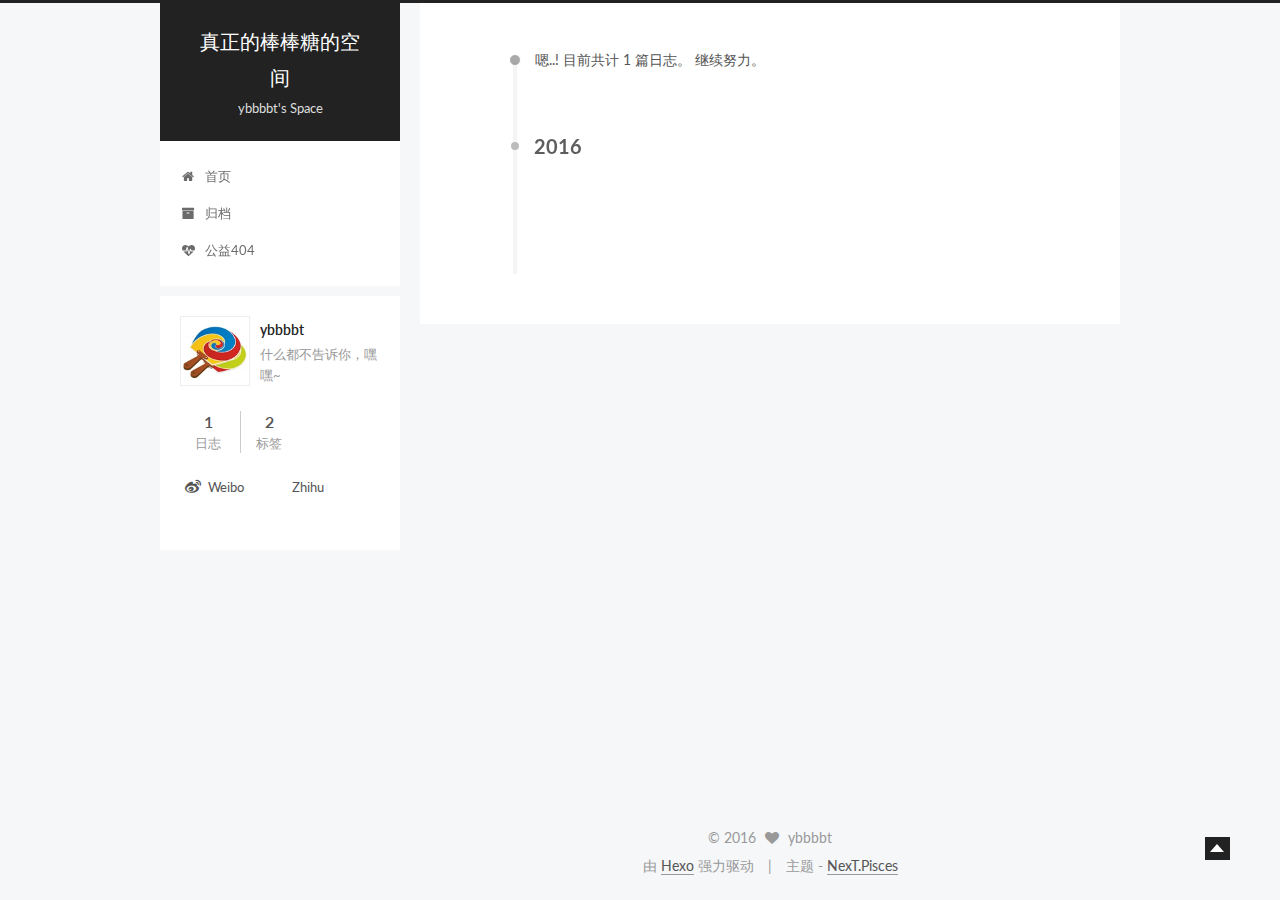
<file: archives/2016/02/index.html>
<!doctype html>



  


<html class="theme-next pisces use-motion">
<head>
  <meta charset="UTF-8"/>
<meta http-equiv="X-UA-Compatible" content="IE=edge,chrome=1" />
<meta name="viewport" content="width=device-width, initial-scale=1, maximum-scale=1"/>



<meta http-equiv="Cache-Control" content="no-transform" />
<meta http-equiv="Cache-Control" content="no-siteapp" />












  <link href="/vendors/fancybox/source/jquery.fancybox.css?v=2.1.5" rel="stylesheet" type="text/css"/>




  <link href="//fonts.googleapis.com/css?family=Lato:300,400,700,400italic&subset=latin,latin-ext" rel="stylesheet" type="text/css">



<link href="/vendors/font-awesome/css/font-awesome.min.css?v=4.4.0" rel="stylesheet" type="text/css" />

<link href="/css/main.css?v=0.5.0" rel="stylesheet" type="text/css" />


  <meta name="keywords" content="Hexo, NexT" />








  <link rel="shortcut icon" type="image/x-icon" href="/favicon.ico?v=0.5.0" />






<meta name="description" content="什么都不告诉你，嘿嘿~">
<meta property="og:type" content="website">
<meta property="og:title" content="真正的棒棒糖的空间">
<meta property="og:url" content="http://ybbbbt.cn/archives/2016/02/index.html">
<meta property="og:site_name" content="真正的棒棒糖的空间">
<meta property="og:description" content="什么都不告诉你，嘿嘿~">
<meta name="twitter:card" content="summary">
<meta name="twitter:title" content="真正的棒棒糖的空间">
<meta name="twitter:description" content="什么都不告诉你，嘿嘿~">



<script type="text/javascript" id="hexo.configuration">
  var NexT = window.NexT || {};
  var CONFIG = {
    scheme: 'Pisces',
    sidebar: {"position":"left","display":"post"},
    fancybox: true,
    motion: true,
    duoshuo: {
      userId: 0,
      author: '博主'
    }
  };
</script>

  <title> 归档 | 真正的棒棒糖的空间 </title>
</head>

<body itemscope itemtype="http://schema.org/WebPage" lang="zh-Hans">

  


<script>
  (function(i,s,o,g,r,a,m){i['GoogleAnalyticsObject']=r;i[r]=i[r]||function(){
            (i[r].q=i[r].q||[]).push(arguments)},i[r].l=1*new Date();a=s.createElement(o),
          m=s.getElementsByTagName(o)[0];a.async=1;a.src=g;m.parentNode.insertBefore(a,m)
  })(window,document,'script','//www.google-analytics.com/analytics.js','ga');
  ga('create', '73959513-1', 'auto');
  ga('send', 'pageview');
</script>


  <script type="text/javascript">
    var _hmt = _hmt || [];
    (function() {
      var hm = document.createElement("script");
      hm.src = "//hm.baidu.com/hm.js?123025f8f36ea25a81efbe0040fbffaa";
      var s = document.getElementsByTagName("script")[0];
      s.parentNode.insertBefore(hm, s);
    })();
  </script>






  
  
    
  

  <div class="container one-collumn sidebar-position-left  page-archive  ">
    <div class="headband"></div>

    <header id="header" class="header" itemscope itemtype="http://schema.org/WPHeader">
      <div class="header-inner"><div class="site-meta ">
  

  <div class="custom-logo-site-title">
    <a href="/"  class="brand" rel="start">
      <span class="logo-line-before"><i></i></span>
      <span class="site-title">真正的棒棒糖的空间</span>
      <span class="logo-line-after"><i></i></span>
    </a>
  </div>
  <p class="site-subtitle">ybbbbt's Space</p>
</div>

<div class="site-nav-toggle">
  <button>
    <span class="btn-bar"></span>
    <span class="btn-bar"></span>
    <span class="btn-bar"></span>
  </button>
</div>

<nav class="site-nav">
  

  
    <ul id="menu" class="menu ">
      
        
        <li class="menu-item menu-item-home">
          <a href="/" rel="section">
            
              <i class="menu-item-icon fa fa-home fa-fw"></i> <br />
            
            首页
          </a>
        </li>
      
        
        <li class="menu-item menu-item-archives">
          <a href="/archives" rel="section">
            
              <i class="menu-item-icon fa fa-archive fa-fw"></i> <br />
            
            归档
          </a>
        </li>
      
        
        <li class="menu-item menu-item-commonweal">
          <a href="/404.html" rel="section">
            
              <i class="menu-item-icon fa fa-heartbeat fa-fw"></i> <br />
            
            公益404
          </a>
        </li>
      

      
      
      
    </ul>
  

  
</nav>

 </div>
    </header>

    <main id="main" class="main">
      <div class="main-inner">
        <div class="content-wrap">
          <div id="content" class="content">
            

  <section id="posts" class="posts-collapse">
    <span class="archive-move-on"></span>

    <span class="archive-page-counter">
      
      
      
        
      
      嗯..! 目前共计 1 篇日志。 继续努力。
    </span>

    

      
      
      

      
        
        <div class="collection-title">
          <h2 class="archive-year motion-element" id="archive-year-2016">2016</h2>
        </div>
      
      

      

  <article class="post post-type-normal" itemscope itemtype="http://schema.org/Article">
    <header class="post-header">

      <h1 class="post-title">
        
            <a class="post-title-link" href="/2016/02/19/试验性NumPy教程(译)/" itemprop="url">
              
                <span itemprop="name">试验性NumPy教程(译)</span>
              
            </a>
        
      </h1>

      <div class="post-meta">
        <time class="post-time" itemprop="dateCreated"
              datetime="2016-02-19T20:55:03+08:00"
              content="2016-02-19" >
          02-19
        </time>
      </div>

    </header>
  </article>



    

  </section>

  



          </div>
          


          

        </div>
        
          
  
  <div class="sidebar-toggle">
    <div class="sidebar-toggle-line-wrap">
      <span class="sidebar-toggle-line sidebar-toggle-line-first"></span>
      <span class="sidebar-toggle-line sidebar-toggle-line-middle"></span>
      <span class="sidebar-toggle-line sidebar-toggle-line-last"></span>
    </div>
  </div>

  <aside id="sidebar" class="sidebar">
    <div class="sidebar-inner">

      

      

      <section class="site-overview sidebar-panel  sidebar-panel-active ">
        <div class="site-author motion-element" itemprop="author" itemscope itemtype="http://schema.org/Person">
          <img class="site-author-image" itemprop="image"
               src="/images/default_avatar.jpg"
               alt="ybbbbt" />
          <p class="site-author-name" itemprop="name">ybbbbt</p>
          <p class="site-description motion-element" itemprop="description">什么都不告诉你，嘿嘿~</p>
        </div>
        <nav class="site-state motion-element">
          <div class="site-state-item site-state-posts">
            <a href="/archives">
              <span class="site-state-item-count">1</span>
              <span class="site-state-item-name">日志</span>
            </a>
          </div>
          
          

          
            <div class="site-state-item site-state-tags">
              
                <span class="site-state-item-count">2</span>
                <span class="site-state-item-name">标签</span>
              
            </div>
          

        </nav>

        

        <div class="links-of-author motion-element">
          
            
              <span class="links-of-author-item">
                <a href="http://weibo.com/u/1766362743" target="_blank">
                  
                    <i class="fa fa-weibo"></i> Weibo
                  
                </a>
              </span>
            
              <span class="links-of-author-item">
                <a href="https://www.zhihu.com/people/ybbbbt" target="_blank">
                  
                    <i class="fa fa-zhihu"></i> Zhihu
                  
                </a>
              </span>
            
          
        </div>

        
        

        <div class="links-of-author motion-element">
          
        </div>

      </section>

      

    </div>
  </aside>


        
      </div>
    </main>

    <footer id="footer" class="footer">
      <div class="footer-inner">
        <div class="copyright" >
  
  &copy; 
  <span itemprop="copyrightYear">2016</span>
  <span class="with-love">
    <i class="fa fa-heart"></i>
  </span>
  <span class="author" itemprop="copyrightHolder">ybbbbt</span>
</div>

<div class="powered-by">
  由 <a class="theme-link" href="http://hexo.io">Hexo</a> 强力驱动
</div>

<div class="theme-info">
  主题 -
  <a class="theme-link" href="https://github.com/iissnan/hexo-theme-next">
    NexT.Pisces
  </a>
</div>



      </div>
    </footer>

    <div class="back-to-top"></div>
  </div>

  


  



  <script type="text/javascript" src="/vendors/jquery/index.js?v=2.1.3"></script>

  <script type="text/javascript" src="/vendors/fastclick/lib/fastclick.min.js?v=1.0.6"></script>

  <script type="text/javascript" src="/vendors/jquery_lazyload/jquery.lazyload.js?v=1.9.7"></script>

  <script type="text/javascript" src="/vendors/velocity/velocity.min.js"></script>

  <script type="text/javascript" src="/vendors/velocity/velocity.ui.min.js"></script>

  <script type="text/javascript" src="/vendors/fancybox/source/jquery.fancybox.pack.js"></script>


  


  <script type="text/javascript" src="/js/src/utils.js?v=0.5.0"></script>

  <script type="text/javascript" src="/js/src/motion.js?v=0.5.0"></script>



  
  


  <script type="text/javascript" src="/js/src/affix.js?v=0.5.0"></script>

  <script type="text/javascript" src="/js/src/schemes/pisces.js?v=0.5.0"></script>



  
  
    <script type="text/javascript" id="motion.page.archive">
      $('.archive-year').velocity('transition.slideLeftIn');
    </script>
  


  


  <script type="text/javascript" src="/js/src/bootstrap.js?v=0.5.0"></script>



  

  
    
  

  <script type="text/javascript">
    var duoshuoQuery = {short_name:"ybbbbt"};
    (function() {
      var ds = document.createElement('script');
      ds.type = 'text/javascript';ds.async = true;
      ds.id = 'duoshuo-script';
      ds.src = (document.location.protocol == 'https:' ? 'https:' : 'http:') + '//static.duoshuo.com/embed.js';
      ds.charset = 'UTF-8';
      (document.getElementsByTagName('head')[0]
      || document.getElementsByTagName('body')[0]).appendChild(ds);
    })();
  </script>

  
    
  





  
  
  <script type="text/x-mathjax-config">
    MathJax.Hub.Config({
      tex2jax: {
        inlineMath: [ ['$','$'], ["\\(","\\)"]  ],
        processEscapes: true,
        skipTags: ['script', 'noscript', 'style', 'textarea', 'pre', 'code']
      }
    });
  </script>

  <script type="text/x-mathjax-config">
    MathJax.Hub.Queue(function() {
      var all = MathJax.Hub.getAllJax(), i;
      for (i=0; i < all.length; i += 1) {
        all[i].SourceElement().parentNode.className += ' has-jax';
      }
    });
  </script>

  
    <script type="text/javascript" src="http://cdn.staticfile.org/mathjax/2.4.0/MathJax.js"></script>
    <script type="text/javascript" src="http://cdn.staticfile.org/mathjax/2.4.0/config/TeX-AMS-MML_HTMLorMML.js"></script>
  


  
  


</body>
</html>
</file>
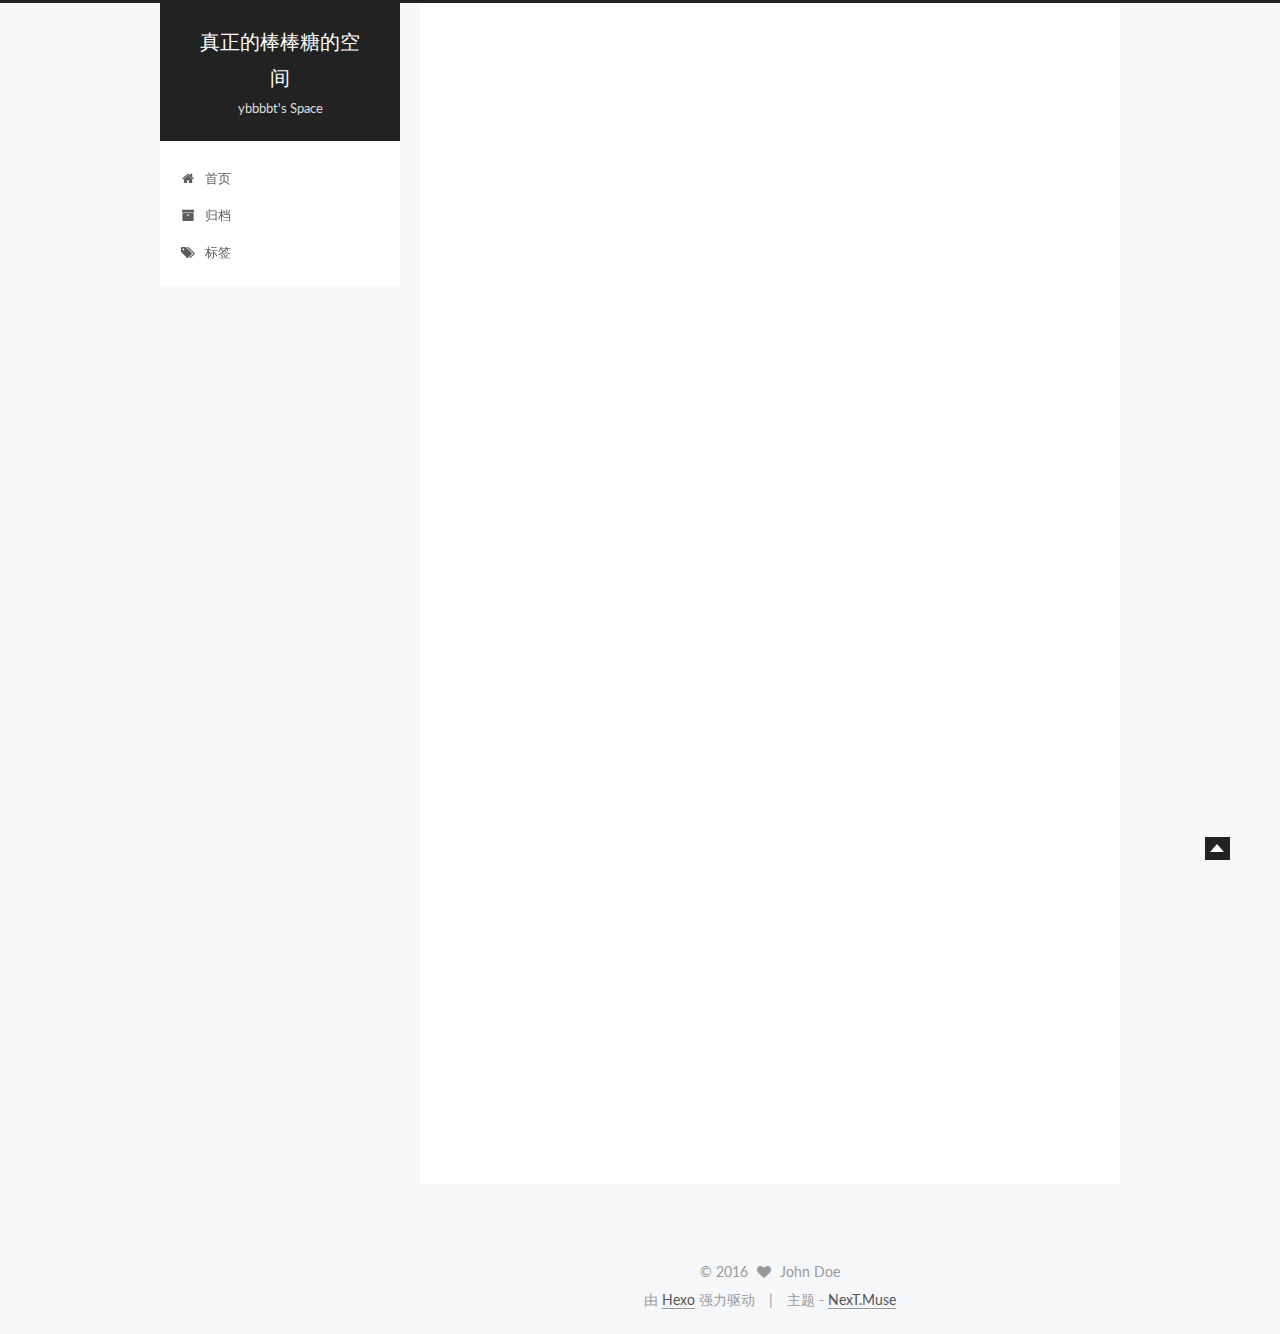
<file: 2016/02/17/hello-world/index.html>
<!doctype html>



  


<html class="theme-next muse use-motion">
<head>
  <meta charset="UTF-8"/>
<meta http-equiv="X-UA-Compatible" content="IE=edge,chrome=1" />
<meta name="viewport" content="width=device-width, initial-scale=1, maximum-scale=1"/>



<meta http-equiv="Cache-Control" content="no-transform" />
<meta http-equiv="Cache-Control" content="no-siteapp" />












  <link href="/vendors/fancybox/source/jquery.fancybox.css?v=2.1.5" rel="stylesheet" type="text/css"/>




  <link href="//fonts.googleapis.com/css?family=Lato:300,400,700,400italic&subset=latin,latin-ext" rel="stylesheet" type="text/css">



<link href="/vendors/font-awesome/css/font-awesome.min.css?v=4.4.0" rel="stylesheet" type="text/css" />

<link href="/css/main.css?v=0.5.0" rel="stylesheet" type="text/css" />


  <meta name="keywords" content="Hexo, NexT" />








  <link rel="shortcut icon" type="image/x-icon" href="/favicon.ico?v=0.5.0" />






<meta name="description" content="Welcome to Hexo! This is your very first post. Check documentation for more info. If you get any problems when using Hexo, you can find the answer in troubleshooting or you can ask me on GitHub.
Quick">
<meta property="og:type" content="article">
<meta property="og:title" content="Hello World">
<meta property="og:url" content="http://ybbbbt.cn/2016/02/17/hello-world/index.html">
<meta property="og:site_name" content="真正的棒棒糖的空间">
<meta property="og:description" content="Welcome to Hexo! This is your very first post. Check documentation for more info. If you get any problems when using Hexo, you can find the answer in troubleshooting or you can ask me on GitHub.
Quick">
<meta property="og:updated_time" content="2016-02-17T08:11:56.889Z">
<meta name="twitter:card" content="summary">
<meta name="twitter:title" content="Hello World">
<meta name="twitter:description" content="Welcome to Hexo! This is your very first post. Check documentation for more info. If you get any problems when using Hexo, you can find the answer in troubleshooting or you can ask me on GitHub.
Quick">



<script type="text/javascript" id="hexo.configuration">
  var NexT = window.NexT || {};
  var CONFIG = {
    scheme: 'Muse',
    sidebar: {"position":"left","display":"post"},
    fancybox: true,
    motion: true,
    duoshuo: {
      userId: 0,
      author: '博主'
    }
  };
</script>

  <title> Hello World | 真正的棒棒糖的空间 </title>
</head>

<body itemscope itemtype="http://schema.org/WebPage" lang="zh-Hans">

  








  
  
    
  

  <div class="container one-collumn sidebar-position-left page-post-detail ">
    <div class="headband"></div>

    <header id="header" class="header" itemscope itemtype="http://schema.org/WPHeader">
      <div class="header-inner"><div class="site-meta ">
  

  <div class="custom-logo-site-title">
    <a href="/"  class="brand" rel="start">
      <span class="logo-line-before"><i></i></span>
      <span class="site-title">真正的棒棒糖的空间</span>
      <span class="logo-line-after"><i></i></span>
    </a>
  </div>
  <p class="site-subtitle">ybbbbt's Space</p>
</div>

<div class="site-nav-toggle">
  <button>
    <span class="btn-bar"></span>
    <span class="btn-bar"></span>
    <span class="btn-bar"></span>
  </button>
</div>

<nav class="site-nav">
  

  
    <ul id="menu" class="menu ">
      
        
        <li class="menu-item menu-item-home">
          <a href="/" rel="section">
            
              <i class="menu-item-icon fa fa-home fa-fw"></i> <br />
            
            首页
          </a>
        </li>
      
        
        <li class="menu-item menu-item-archives">
          <a href="/archives" rel="section">
            
              <i class="menu-item-icon fa fa-archive fa-fw"></i> <br />
            
            归档
          </a>
        </li>
      
        
        <li class="menu-item menu-item-tags">
          <a href="/tags" rel="section">
            
              <i class="menu-item-icon fa fa-tags fa-fw"></i> <br />
            
            标签
          </a>
        </li>
      

      
      
      
    </ul>
  

  
</nav>

 </div>
    </header>

    <main id="main" class="main">
      <div class="main-inner">
        <div class="content-wrap">
          <div id="content" class="content">
            

  <div id="posts" class="posts-expand">
    

  
  

  
  
  

  <article class="post post-type-normal " itemscope itemtype="http://schema.org/Article">

    
      <header class="post-header">

        
        
          <h1 class="post-title" itemprop="name headline">
            
            
              
                Hello World
              
            
          </h1>
        

        <div class="post-meta">
          <span class="post-time">
            <span class="post-meta-item-icon">
              <i class="fa fa-calendar-o"></i>
            </span>
            <span class="post-meta-item-text">发表于</span>
            <time itemprop="dateCreated" datetime="2016-02-17T16:11:56+08:00" content="2016-02-17">
              2016-02-17
            </time>
          </span>

          

          
            
          

          

          
          
        </div>
      </header>
    


    <div class="post-body" itemprop="articleBody">

      
      

      
        <p>Welcome to <a href="http://hexo.io/" target="_blank" rel="external">Hexo</a>! This is your very first post. Check <a href="http://hexo.io/docs/" target="_blank" rel="external">documentation</a> for more info. If you get any problems when using Hexo, you can find the answer in <a href="http://hexo.io/docs/troubleshooting.html" target="_blank" rel="external">troubleshooting</a> or you can ask me on <a href="https://github.com/hexojs/hexo/issues" target="_blank" rel="external">GitHub</a>.</p>
<h2 id="Quick-Start"><a href="#Quick-Start" class="headerlink" title="Quick Start"></a>Quick Start</h2><h3 id="Create-a-new-post"><a href="#Create-a-new-post" class="headerlink" title="Create a new post"></a>Create a new post</h3><figure class="highlight bash"><table><tr><td class="gutter"><pre><span class="line">1</span><br></pre></td><td class="code"><pre><span class="line">$ hexo new <span class="string">"My New Post"</span></span><br></pre></td></tr></table></figure>
<p>More info: <a href="http://hexo.io/docs/writing.html" target="_blank" rel="external">Writing</a></p>
<h3 id="Run-server"><a href="#Run-server" class="headerlink" title="Run server"></a>Run server</h3><figure class="highlight bash"><table><tr><td class="gutter"><pre><span class="line">1</span><br></pre></td><td class="code"><pre><span class="line">$ hexo server</span><br></pre></td></tr></table></figure>
<p>More info: <a href="http://hexo.io/docs/server.html" target="_blank" rel="external">Server</a></p>
<h3 id="Generate-static-files"><a href="#Generate-static-files" class="headerlink" title="Generate static files"></a>Generate static files</h3><figure class="highlight bash"><table><tr><td class="gutter"><pre><span class="line">1</span><br></pre></td><td class="code"><pre><span class="line">$ hexo generate</span><br></pre></td></tr></table></figure>
<p>More info: <a href="http://hexo.io/docs/generating.html" target="_blank" rel="external">Generating</a></p>
<h3 id="Deploy-to-remote-sites"><a href="#Deploy-to-remote-sites" class="headerlink" title="Deploy to remote sites"></a>Deploy to remote sites</h3><figure class="highlight bash"><table><tr><td class="gutter"><pre><span class="line">1</span><br></pre></td><td class="code"><pre><span class="line">$ hexo deploy</span><br></pre></td></tr></table></figure>
<p>More info: <a href="http://hexo.io/docs/deployment.html" target="_blank" rel="external">Deployment</a></p>

      
    </div>

    <footer class="post-footer">
      

      

      
      
    </footer>
  </article>



    <div class="post-spread">
      
    </div>
  </div>


          </div>
          


          
  <div class="comments" id="comments">
    
  </div>


        </div>
        
          
  
  <div class="sidebar-toggle">
    <div class="sidebar-toggle-line-wrap">
      <span class="sidebar-toggle-line sidebar-toggle-line-first"></span>
      <span class="sidebar-toggle-line sidebar-toggle-line-middle"></span>
      <span class="sidebar-toggle-line sidebar-toggle-line-last"></span>
    </div>
  </div>

  <aside id="sidebar" class="sidebar">
    <div class="sidebar-inner">

      

      
        <ul class="sidebar-nav motion-element">
          <li class="sidebar-nav-toc sidebar-nav-active" data-target="post-toc-wrap" >
            文章目录
          </li>
          <li class="sidebar-nav-overview" data-target="site-overview">
            站点概览
          </li>
        </ul>
      

      <section class="site-overview sidebar-panel ">
        <div class="site-author motion-element" itemprop="author" itemscope itemtype="http://schema.org/Person">
          <img class="site-author-image" itemprop="image"
               src="/images/default_avatar.jpg"
               alt="John Doe" />
          <p class="site-author-name" itemprop="name">John Doe</p>
          <p class="site-description motion-element" itemprop="description">什么都不告诉你，嘿嘿~</p>
        </div>
        <nav class="site-state motion-element">
          <div class="site-state-item site-state-posts">
            <a href="/archives">
              <span class="site-state-item-count">1</span>
              <span class="site-state-item-name">日志</span>
            </a>
          </div>
          
          

          

        </nav>

        

        <div class="links-of-author motion-element">
          
        </div>

        
        

        <div class="links-of-author motion-element">
          
        </div>

      </section>

      
        <section class="post-toc-wrap motion-element sidebar-panel sidebar-panel-active">
          <div class="post-toc-indicator-top post-toc-indicator">
            <i class="fa fa-angle-double-up"></i>
          </div>
          <div class="post-toc">
            
              
            
            
              <div class="post-toc-content"><ol class="nav"><li class="nav-item nav-level-2"><a class="nav-link" href="#Quick-Start"><span class="nav-number">1.</span> <span class="nav-text">Quick Start</span></a><ol class="nav-child"><li class="nav-item nav-level-3"><a class="nav-link" href="#Create-a-new-post"><span class="nav-number">1.1.</span> <span class="nav-text">Create a new post</span></a></li><li class="nav-item nav-level-3"><a class="nav-link" href="#Run-server"><span class="nav-number">1.2.</span> <span class="nav-text">Run server</span></a></li><li class="nav-item nav-level-3"><a class="nav-link" href="#Generate-static-files"><span class="nav-number">1.3.</span> <span class="nav-text">Generate static files</span></a></li><li class="nav-item nav-level-3"><a class="nav-link" href="#Deploy-to-remote-sites"><span class="nav-number">1.4.</span> <span class="nav-text">Deploy to remote sites</span></a></li></ol></li></ol></div>
            
          </div>
          <div class="post-toc-indicator-bottom post-toc-indicator">
            <i class="fa fa-angle-double-down"></i>
          </div>
        </section>
      

    </div>
  </aside>


        
      </div>
    </main>

    <footer id="footer" class="footer">
      <div class="footer-inner">
        <div class="copyright" >
  
  &copy; 
  <span itemprop="copyrightYear">2016</span>
  <span class="with-love">
    <i class="fa fa-heart"></i>
  </span>
  <span class="author" itemprop="copyrightHolder">John Doe</span>
</div>

<div class="powered-by">
  由 <a class="theme-link" href="http://hexo.io">Hexo</a> 强力驱动
</div>

<div class="theme-info">
  主题 -
  <a class="theme-link" href="https://github.com/iissnan/hexo-theme-next">
    NexT.Muse
  </a>
</div>



      </div>
    </footer>

    <div class="back-to-top"></div>
  </div>

  


  



  <script type="text/javascript" src="/vendors/jquery/index.js?v=2.1.3"></script>

  <script type="text/javascript" src="/vendors/fastclick/lib/fastclick.min.js?v=1.0.6"></script>

  <script type="text/javascript" src="/vendors/jquery_lazyload/jquery.lazyload.js?v=1.9.7"></script>

  <script type="text/javascript" src="/vendors/velocity/velocity.min.js"></script>

  <script type="text/javascript" src="/vendors/velocity/velocity.ui.min.js"></script>

  <script type="text/javascript" src="/vendors/fancybox/source/jquery.fancybox.pack.js"></script>


  


  <script type="text/javascript" src="/js/src/utils.js?v=0.5.0"></script>

  <script type="text/javascript" src="/js/src/motion.js?v=0.5.0"></script>



  
  

  
  
<script type="text/javascript" src="/js/src/scrollspy.js?v=0.5.0"></script>

<script type="text/javascript" id="sidebar.toc.highlight">
  $(document).ready(function () {
    var tocSelector = '.post-toc';
    var $tocSelector = $(tocSelector);
    var activeCurrentSelector = '.active-current';

    $tocSelector
      .on('activate.bs.scrollspy', function () {
        var $currentActiveElement = $(tocSelector + ' .active').last();

        removeCurrentActiveClass();
        $currentActiveElement.addClass('active-current');

        $tocSelector[0].scrollTop = $currentActiveElement.position().top;
      })
      .on('clear.bs.scrollspy', function () {
        removeCurrentActiveClass();
      });

    function removeCurrentActiveClass () {
      $(tocSelector + ' ' + activeCurrentSelector)
        .removeClass(activeCurrentSelector.substring(1));
    }

    function processTOC () {
      getTOCMaxHeight();
      toggleTOCOverflowIndicators();
    }

    function getTOCMaxHeight () {
      var height = $('.sidebar').height() -
                   $tocSelector.position().top -
                   $('.post-toc-indicator-bottom').height();

      $tocSelector.css('height', height);

      return height;
    }

    function toggleTOCOverflowIndicators () {
      tocOverflowIndicator(
        '.post-toc-indicator-top',
        $tocSelector.scrollTop() > 0 ? 'show' : 'hide'
      );

      tocOverflowIndicator(
        '.post-toc-indicator-bottom',
        $tocSelector.scrollTop() >= $tocSelector.find('ol').height() - $tocSelector.height() ? 'hide' : 'show'
      )
    }

    $(document).on('sidebar.motion.complete', function () {
      processTOC();
    });

    $('body').scrollspy({ target: tocSelector });
    $(window).on('resize', function () {
      if ( $('.sidebar').hasClass('sidebar-active') ) {
        processTOC();
      }
    });

    onScroll($tocSelector);

    function onScroll (element) {
      element.on('mousewheel DOMMouseScroll', function (event) {
          var oe = event.originalEvent;
          var delta = oe.wheelDelta || -oe.detail;

          this.scrollTop += ( delta < 0 ? 1 : -1 ) * 30;
          event.preventDefault();

          toggleTOCOverflowIndicators();
      });
    }

    function tocOverflowIndicator (indicator, action) {
      var $indicator = $(indicator);
      var opacity = action === 'show' ? 1 : 0;
      $indicator.velocity ?
        $indicator.velocity('stop').velocity({
          opacity: opacity
        }, { duration: 100 }) :
        $indicator.stop().animate({
          opacity: opacity
        }, 100);
    }

  });
</script>

<script type="text/javascript" id="sidebar.nav">
  $(document).ready(function () {
    var html = $('html');
    var TAB_ANIMATE_DURATION = 200;
    var hasVelocity = $.isFunction(html.velocity);

    $('.sidebar-nav li').on('click', function () {
      var item = $(this);
      var activeTabClassName = 'sidebar-nav-active';
      var activePanelClassName = 'sidebar-panel-active';
      if (item.hasClass(activeTabClassName)) {
        return;
      }

      var currentTarget = $('.' + activePanelClassName);
      var target = $('.' + item.data('target'));

      hasVelocity ?
        currentTarget.velocity('transition.slideUpOut', TAB_ANIMATE_DURATION, function () {
          target
            .velocity('stop')
            .velocity('transition.slideDownIn', TAB_ANIMATE_DURATION)
            .addClass(activePanelClassName);
        }) :
        currentTarget.animate({ opacity: 0 }, TAB_ANIMATE_DURATION, function () {
          currentTarget.hide();
          target
            .stop()
            .css({'opacity': 0, 'display': 'block'})
            .animate({ opacity: 1 }, TAB_ANIMATE_DURATION, function () {
              currentTarget.removeClass(activePanelClassName);
              target.addClass(activePanelClassName);
            });
        });

      item.siblings().removeClass(activeTabClassName);
      item.addClass(activeTabClassName);
    });

    $('.post-toc a').on('click', function (e) {
      e.preventDefault();
      var targetSelector = NexT.utils.escapeSelector(this.getAttribute('href'));
      var offset = $(targetSelector).offset().top;
      hasVelocity ?
        html.velocity('stop').velocity('scroll', {
          offset: offset  + 'px',
          mobileHA: false
        }) :
        $('html, body').stop().animate({
          scrollTop: offset
        }, 500);
    });

    // Expand sidebar on post detail page by default, when post has a toc.
    NexT.motion.middleWares.sidebar = function () {
      var $tocContent = $('.post-toc-content');

      if (CONFIG.sidebar === 'post') {
        if ($tocContent.length > 0 && $tocContent.html().trim().length > 0) {
          NexT.utils.displaySidebar();
        }
      }
    };
  });
</script>



  


  <script type="text/javascript" src="/js/src/bootstrap.js?v=0.5.0"></script>



  



  



  
  

  
  


</body>
</html>
</file>
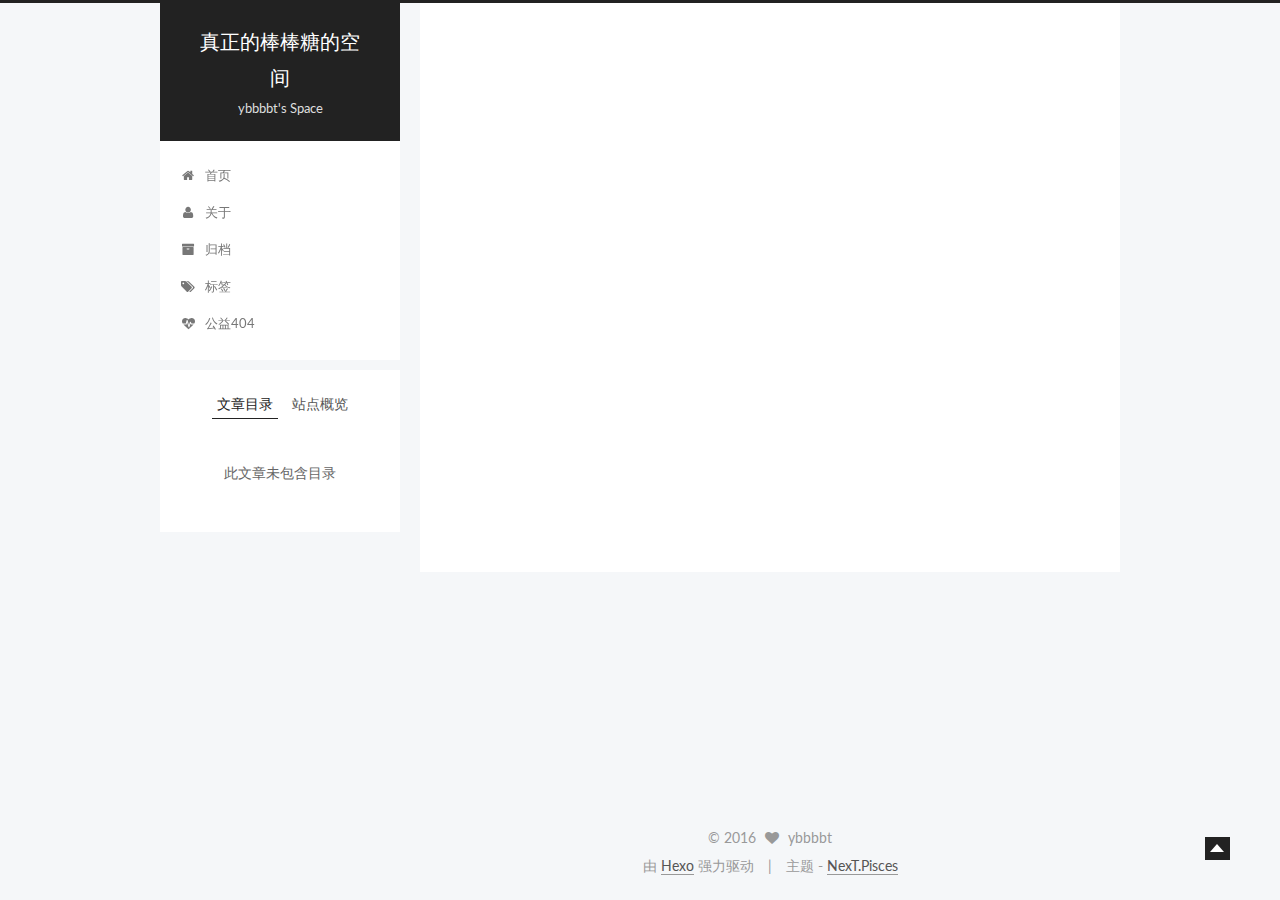
<file: 2016/02/19/about/index.html>
<!doctype html>



  


<html class="theme-next pisces use-motion">
<head>
  <meta charset="UTF-8"/>
<meta http-equiv="X-UA-Compatible" content="IE=edge,chrome=1" />
<meta name="viewport" content="width=device-width, initial-scale=1, maximum-scale=1"/>



<meta http-equiv="Cache-Control" content="no-transform" />
<meta http-equiv="Cache-Control" content="no-siteapp" />












  <link href="/vendors/fancybox/source/jquery.fancybox.css?v=2.1.5" rel="stylesheet" type="text/css"/>




  <link href="//fonts.googleapis.com/css?family=Lato:300,400,700,400italic&subset=latin,latin-ext" rel="stylesheet" type="text/css">



<link href="/vendors/font-awesome/css/font-awesome.min.css?v=4.4.0" rel="stylesheet" type="text/css" />

<link href="/css/main.css?v=0.5.0" rel="stylesheet" type="text/css" />


  <meta name="keywords" content="Hexo, NexT" />








  <link rel="shortcut icon" type="image/x-icon" href="/favicon.ico?v=0.5.0" />






<meta name="description" content="###电信工专业，大三狗一枚，爱好广泛泛泛泛
1学的是电子，玩的是人类，嘿嘿~">
<meta property="og:type" content="article">
<meta property="og:title" content="about">
<meta property="og:url" content="http://ybbbbt.cn/2016/02/19/about/index.html">
<meta property="og:site_name" content="真正的棒棒糖的空间">
<meta property="og:description" content="###电信工专业，大三狗一枚，爱好广泛泛泛泛
1学的是电子，玩的是人类，嘿嘿~">
<meta property="og:updated_time" content="2016-02-19T13:07:14.373Z">
<meta name="twitter:card" content="summary">
<meta name="twitter:title" content="about">
<meta name="twitter:description" content="###电信工专业，大三狗一枚，爱好广泛泛泛泛
1学的是电子，玩的是人类，嘿嘿~">



<script type="text/javascript" id="hexo.configuration">
  var NexT = window.NexT || {};
  var CONFIG = {
    scheme: 'Pisces',
    sidebar: {"position":"left","display":"post"},
    fancybox: true,
    motion: true,
    duoshuo: {
      userId: 0,
      author: '博主'
    }
  };
</script>

  <title> about | 真正的棒棒糖的空间 </title>
</head>

<body itemscope itemtype="http://schema.org/WebPage" lang="zh-Hans">

  


<script>
  (function(i,s,o,g,r,a,m){i['GoogleAnalyticsObject']=r;i[r]=i[r]||function(){
            (i[r].q=i[r].q||[]).push(arguments)},i[r].l=1*new Date();a=s.createElement(o),
          m=s.getElementsByTagName(o)[0];a.async=1;a.src=g;m.parentNode.insertBefore(a,m)
  })(window,document,'script','//www.google-analytics.com/analytics.js','ga');
  ga('create', '73959513-1', 'auto');
  ga('send', 'pageview');
</script>


  <script type="text/javascript">
    var _hmt = _hmt || [];
    (function() {
      var hm = document.createElement("script");
      hm.src = "//hm.baidu.com/hm.js?123025f8f36ea25a81efbe0040fbffaa";
      var s = document.getElementsByTagName("script")[0];
      s.parentNode.insertBefore(hm, s);
    })();
  </script>






  
  
    
  

  <div class="container one-collumn sidebar-position-left page-post-detail ">
    <div class="headband"></div>

    <header id="header" class="header" itemscope itemtype="http://schema.org/WPHeader">
      <div class="header-inner"><div class="site-meta ">
  

  <div class="custom-logo-site-title">
    <a href="/"  class="brand" rel="start">
      <span class="logo-line-before"><i></i></span>
      <span class="site-title">真正的棒棒糖的空间</span>
      <span class="logo-line-after"><i></i></span>
    </a>
  </div>
  <p class="site-subtitle">ybbbbt's Space</p>
</div>

<div class="site-nav-toggle">
  <button>
    <span class="btn-bar"></span>
    <span class="btn-bar"></span>
    <span class="btn-bar"></span>
  </button>
</div>

<nav class="site-nav">
  

  
    <ul id="menu" class="menu ">
      
        
        <li class="menu-item menu-item-home">
          <a href="/" rel="section">
            
              <i class="menu-item-icon fa fa-home fa-fw"></i> <br />
            
            首页
          </a>
        </li>
      
        
        <li class="menu-item menu-item-about">
          <a href="/about" rel="section">
            
              <i class="menu-item-icon fa fa-user fa-fw"></i> <br />
            
            关于
          </a>
        </li>
      
        
        <li class="menu-item menu-item-archives">
          <a href="/archives" rel="section">
            
              <i class="menu-item-icon fa fa-archive fa-fw"></i> <br />
            
            归档
          </a>
        </li>
      
        
        <li class="menu-item menu-item-tags">
          <a href="/tags" rel="section">
            
              <i class="menu-item-icon fa fa-tags fa-fw"></i> <br />
            
            标签
          </a>
        </li>
      
        
        <li class="menu-item menu-item-commonweal">
          <a href="/404.html" rel="section">
            
              <i class="menu-item-icon fa fa-heartbeat fa-fw"></i> <br />
            
            公益404
          </a>
        </li>
      

      
      
      
    </ul>
  

  
</nav>

 </div>
    </header>

    <main id="main" class="main">
      <div class="main-inner">
        <div class="content-wrap">
          <div id="content" class="content">
            

  <div id="posts" class="posts-expand">
    

  
  

  
  
  

  <article class="post post-type-normal " itemscope itemtype="http://schema.org/Article">

    
      <header class="post-header">

        
        
          <h1 class="post-title" itemprop="name headline">
            
            
              
                about
              
            
          </h1>
        

        <div class="post-meta">
          <span class="post-time">
            <span class="post-meta-item-icon">
              <i class="fa fa-calendar-o"></i>
            </span>
            <span class="post-meta-item-text">发表于</span>
            <time itemprop="dateCreated" datetime="2016-02-19T21:07:14+08:00" content="2016-02-19">
              2016-02-19
            </time>
          </span>

          

          
            
              <span class="post-comments-count">
                &nbsp; | &nbsp;
                <a href="/2016/02/19/about/#comments" itemprop="discussionUrl">
                  <span class="post-comments-count ds-thread-count" data-thread-key="2016/02/19/about/" itemprop="commentsCount"></span>
                </a>
              </span>
            
          

          

          
          
        </div>
      </header>
    


    <div class="post-body" itemprop="articleBody">

      
      

      
        <p>###电信工专业，大三狗一枚，爱好广泛泛泛泛</p>
<figure class="highlight"><table><tr><td class="gutter"><pre><span class="line">1</span><br></pre></td><td class="code"><pre><span class="line">学的是电子，玩的是人类，嘿嘿~</span><br></pre></td></tr></table></figure>
      
    </div>

    <footer class="post-footer">
      

      
        <div class="post-nav">
          <div class="post-nav-next post-nav-item">
            
              <a href="/2016/02/19/hello-world/" rel="next" title="Hello World">
                <i class="fa fa-chevron-left"></i> Hello World
              </a>
            
          </div>

          <div class="post-nav-prev post-nav-item">
            
          </div>
        </div>
      

      
      
    </footer>
  </article>



    <div class="post-spread">
      
        <!-- JiaThis Button BEGIN -->
<div class="jiathis_style">
  <a class="jiathis_button_tsina"></a>
  <a class="jiathis_button_tqq"></a>
  <a class="jiathis_button_weixin"></a>
  <a class="jiathis_button_cqq"></a>
  <a class="jiathis_button_douban"></a>
  <a class="jiathis_button_renren"></a>
  <a class="jiathis_button_qzone"></a>
  <a class="jiathis_button_kaixin001"></a>
  <a class="jiathis_button_copy"></a>
  <a href="http://www.jiathis.com/share" class="jiathis jiathis_txt jiathis_separator jtico jtico_jiathis" target="_blank"></a>
  <a class="jiathis_counter_style"></a>
</div>
<script type="text/javascript" >
  var jiathis_config={
    hideMore:false
  }
</script>
<script type="text/javascript" src="http://v3.jiathis.com/code/jia.js" charset="utf-8"></script>
<!-- JiaThis Button END -->

      
    </div>
  </div>


          </div>
          


          
  <div class="comments" id="comments">
    
      <div class="ds-thread" data-thread-key="2016/02/19/about/"
           data-title="about" data-url="http://ybbbbt.cn/2016/02/19/about/">
      </div>
    
  </div>


        </div>
        
          
  
  <div class="sidebar-toggle">
    <div class="sidebar-toggle-line-wrap">
      <span class="sidebar-toggle-line sidebar-toggle-line-first"></span>
      <span class="sidebar-toggle-line sidebar-toggle-line-middle"></span>
      <span class="sidebar-toggle-line sidebar-toggle-line-last"></span>
    </div>
  </div>

  <aside id="sidebar" class="sidebar">
    <div class="sidebar-inner">

      

      
        <ul class="sidebar-nav motion-element">
          <li class="sidebar-nav-toc sidebar-nav-active" data-target="post-toc-wrap" >
            文章目录
          </li>
          <li class="sidebar-nav-overview" data-target="site-overview">
            站点概览
          </li>
        </ul>
      

      <section class="site-overview sidebar-panel ">
        <div class="site-author motion-element" itemprop="author" itemscope itemtype="http://schema.org/Person">
          <img class="site-author-image" itemprop="image"
               src="/images/default_avatar.jpg"
               alt="ybbbbt" />
          <p class="site-author-name" itemprop="name">ybbbbt</p>
          <p class="site-description motion-element" itemprop="description">什么都不告诉你，嘿嘿~</p>
        </div>
        <nav class="site-state motion-element">
          <div class="site-state-item site-state-posts">
            <a href="/archives">
              <span class="site-state-item-count">4</span>
              <span class="site-state-item-name">日志</span>
            </a>
          </div>
          
          

          
            <div class="site-state-item site-state-tags">
              <a href="/tags">
                <span class="site-state-item-count">2</span>
                <span class="site-state-item-name">标签</span>
              </a>
            </div>
          

        </nav>

        

        <div class="links-of-author motion-element">
          
            
              <span class="links-of-author-item">
                <a href="http://weibo.com/u/1766362743" target="_blank">
                  
                    <i class="fa fa-weibo"></i> Weibo
                  
                </a>
              </span>
            
              <span class="links-of-author-item">
                <a href="https://www.zhihu.com/people/ybbbbt" target="_blank">
                  
                    <i class="fa fa-zhihu"></i> Zhihu
                  
                </a>
              </span>
            
          
        </div>

        
        

        <div class="links-of-author motion-element">
          
        </div>

      </section>

      
        <section class="post-toc-wrap motion-element sidebar-panel sidebar-panel-active">
          <div class="post-toc-indicator-top post-toc-indicator">
            <i class="fa fa-angle-double-up"></i>
          </div>
          <div class="post-toc">
            
              
            
            
              <p class="post-toc-empty">此文章未包含目录</p>
            
          </div>
          <div class="post-toc-indicator-bottom post-toc-indicator">
            <i class="fa fa-angle-double-down"></i>
          </div>
        </section>
      

    </div>
  </aside>


        
      </div>
    </main>

    <footer id="footer" class="footer">
      <div class="footer-inner">
        <div class="copyright" >
  
  &copy; 
  <span itemprop="copyrightYear">2016</span>
  <span class="with-love">
    <i class="fa fa-heart"></i>
  </span>
  <span class="author" itemprop="copyrightHolder">ybbbbt</span>
</div>

<div class="powered-by">
  由 <a class="theme-link" href="http://hexo.io">Hexo</a> 强力驱动
</div>

<div class="theme-info">
  主题 -
  <a class="theme-link" href="https://github.com/iissnan/hexo-theme-next">
    NexT.Pisces
  </a>
</div>



      </div>
    </footer>

    <div class="back-to-top"></div>
  </div>

  


  



  <script type="text/javascript" src="/vendors/jquery/index.js?v=2.1.3"></script>

  <script type="text/javascript" src="/vendors/fastclick/lib/fastclick.min.js?v=1.0.6"></script>

  <script type="text/javascript" src="/vendors/jquery_lazyload/jquery.lazyload.js?v=1.9.7"></script>

  <script type="text/javascript" src="/vendors/velocity/velocity.min.js"></script>

  <script type="text/javascript" src="/vendors/velocity/velocity.ui.min.js"></script>

  <script type="text/javascript" src="/vendors/fancybox/source/jquery.fancybox.pack.js"></script>


  


  <script type="text/javascript" src="/js/src/utils.js?v=0.5.0"></script>

  <script type="text/javascript" src="/js/src/motion.js?v=0.5.0"></script>



  
  


  <script type="text/javascript" src="/js/src/affix.js?v=0.5.0"></script>

  <script type="text/javascript" src="/js/src/schemes/pisces.js?v=0.5.0"></script>



  
  
<script type="text/javascript" src="/js/src/scrollspy.js?v=0.5.0"></script>

<script type="text/javascript" id="sidebar.toc.highlight">
  $(document).ready(function () {
    var tocSelector = '.post-toc';
    var $tocSelector = $(tocSelector);
    var activeCurrentSelector = '.active-current';

    $tocSelector
      .on('activate.bs.scrollspy', function () {
        var $currentActiveElement = $(tocSelector + ' .active').last();

        removeCurrentActiveClass();
        $currentActiveElement.addClass('active-current');

        $tocSelector[0].scrollTop = $currentActiveElement.position().top;
      })
      .on('clear.bs.scrollspy', function () {
        removeCurrentActiveClass();
      });

    function removeCurrentActiveClass () {
      $(tocSelector + ' ' + activeCurrentSelector)
        .removeClass(activeCurrentSelector.substring(1));
    }

    function processTOC () {
      getTOCMaxHeight();
      toggleTOCOverflowIndicators();
    }

    function getTOCMaxHeight () {
      var height = $('.sidebar').height() -
                   $tocSelector.position().top -
                   $('.post-toc-indicator-bottom').height();

      $tocSelector.css('height', height);

      return height;
    }

    function toggleTOCOverflowIndicators () {
      tocOverflowIndicator(
        '.post-toc-indicator-top',
        $tocSelector.scrollTop() > 0 ? 'show' : 'hide'
      );

      tocOverflowIndicator(
        '.post-toc-indicator-bottom',
        $tocSelector.scrollTop() >= $tocSelector.find('ol').height() - $tocSelector.height() ? 'hide' : 'show'
      )
    }

    $(document).on('sidebar.motion.complete', function () {
      processTOC();
    });

    $('body').scrollspy({ target: tocSelector });
    $(window).on('resize', function () {
      if ( $('.sidebar').hasClass('sidebar-active') ) {
        processTOC();
      }
    });

    onScroll($tocSelector);

    function onScroll (element) {
      element.on('mousewheel DOMMouseScroll', function (event) {
          var oe = event.originalEvent;
          var delta = oe.wheelDelta || -oe.detail;

          this.scrollTop += ( delta < 0 ? 1 : -1 ) * 30;
          event.preventDefault();

          toggleTOCOverflowIndicators();
      });
    }

    function tocOverflowIndicator (indicator, action) {
      var $indicator = $(indicator);
      var opacity = action === 'show' ? 1 : 0;
      $indicator.velocity ?
        $indicator.velocity('stop').velocity({
          opacity: opacity
        }, { duration: 100 }) :
        $indicator.stop().animate({
          opacity: opacity
        }, 100);
    }

  });
</script>

<script type="text/javascript" id="sidebar.nav">
  $(document).ready(function () {
    var html = $('html');
    var TAB_ANIMATE_DURATION = 200;
    var hasVelocity = $.isFunction(html.velocity);

    $('.sidebar-nav li').on('click', function () {
      var item = $(this);
      var activeTabClassName = 'sidebar-nav-active';
      var activePanelClassName = 'sidebar-panel-active';
      if (item.hasClass(activeTabClassName)) {
        return;
      }

      var currentTarget = $('.' + activePanelClassName);
      var target = $('.' + item.data('target'));

      hasVelocity ?
        currentTarget.velocity('transition.slideUpOut', TAB_ANIMATE_DURATION, function () {
          target
            .velocity('stop')
            .velocity('transition.slideDownIn', TAB_ANIMATE_DURATION)
            .addClass(activePanelClassName);
        }) :
        currentTarget.animate({ opacity: 0 }, TAB_ANIMATE_DURATION, function () {
          currentTarget.hide();
          target
            .stop()
            .css({'opacity': 0, 'display': 'block'})
            .animate({ opacity: 1 }, TAB_ANIMATE_DURATION, function () {
              currentTarget.removeClass(activePanelClassName);
              target.addClass(activePanelClassName);
            });
        });

      item.siblings().removeClass(activeTabClassName);
      item.addClass(activeTabClassName);
    });

    $('.post-toc a').on('click', function (e) {
      e.preventDefault();
      var targetSelector = NexT.utils.escapeSelector(this.getAttribute('href'));
      var offset = $(targetSelector).offset().top;
      hasVelocity ?
        html.velocity('stop').velocity('scroll', {
          offset: offset  + 'px',
          mobileHA: false
        }) :
        $('html, body').stop().animate({
          scrollTop: offset
        }, 500);
    });

    // Expand sidebar on post detail page by default, when post has a toc.
    NexT.motion.middleWares.sidebar = function () {
      var $tocContent = $('.post-toc-content');

      if (CONFIG.sidebar === 'post') {
        if ($tocContent.length > 0 && $tocContent.html().trim().length > 0) {
          NexT.utils.displaySidebar();
        }
      }
    };
  });
</script>



  


  <script type="text/javascript" src="/js/src/bootstrap.js?v=0.5.0"></script>



  

  
    
  

  <script type="text/javascript">
    var duoshuoQuery = {short_name:"ybbbbt"};
    (function() {
      var ds = document.createElement('script');
      ds.type = 'text/javascript';ds.async = true;
      ds.id = 'duoshuo-script';
      ds.src = (document.location.protocol == 'https:' ? 'https:' : 'http:') + '//static.duoshuo.com/embed.js';
      ds.charset = 'UTF-8';
      (document.getElementsByTagName('head')[0]
      || document.getElementsByTagName('body')[0]).appendChild(ds);
    })();
  </script>

  
    
  





  
  
  <script type="text/x-mathjax-config">
    MathJax.Hub.Config({
      tex2jax: {
        inlineMath: [ ['$','$'], ["\\(","\\)"]  ],
        processEscapes: true,
        skipTags: ['script', 'noscript', 'style', 'textarea', 'pre', 'code']
      }
    });
  </script>

  <script type="text/x-mathjax-config">
    MathJax.Hub.Queue(function() {
      var all = MathJax.Hub.getAllJax(), i;
      for (i=0; i < all.length; i += 1) {
        all[i].SourceElement().parentNode.className += ' has-jax';
      }
    });
  </script>

  
    <script type="text/javascript" src="http://cdn.staticfile.org/mathjax/2.4.0/MathJax.js"></script>
    <script type="text/javascript" src="http://cdn.staticfile.org/mathjax/2.4.0/config/TeX-AMS-MML_HTMLorMML.js"></script>
  


  
  


</body>
</html>
</file>
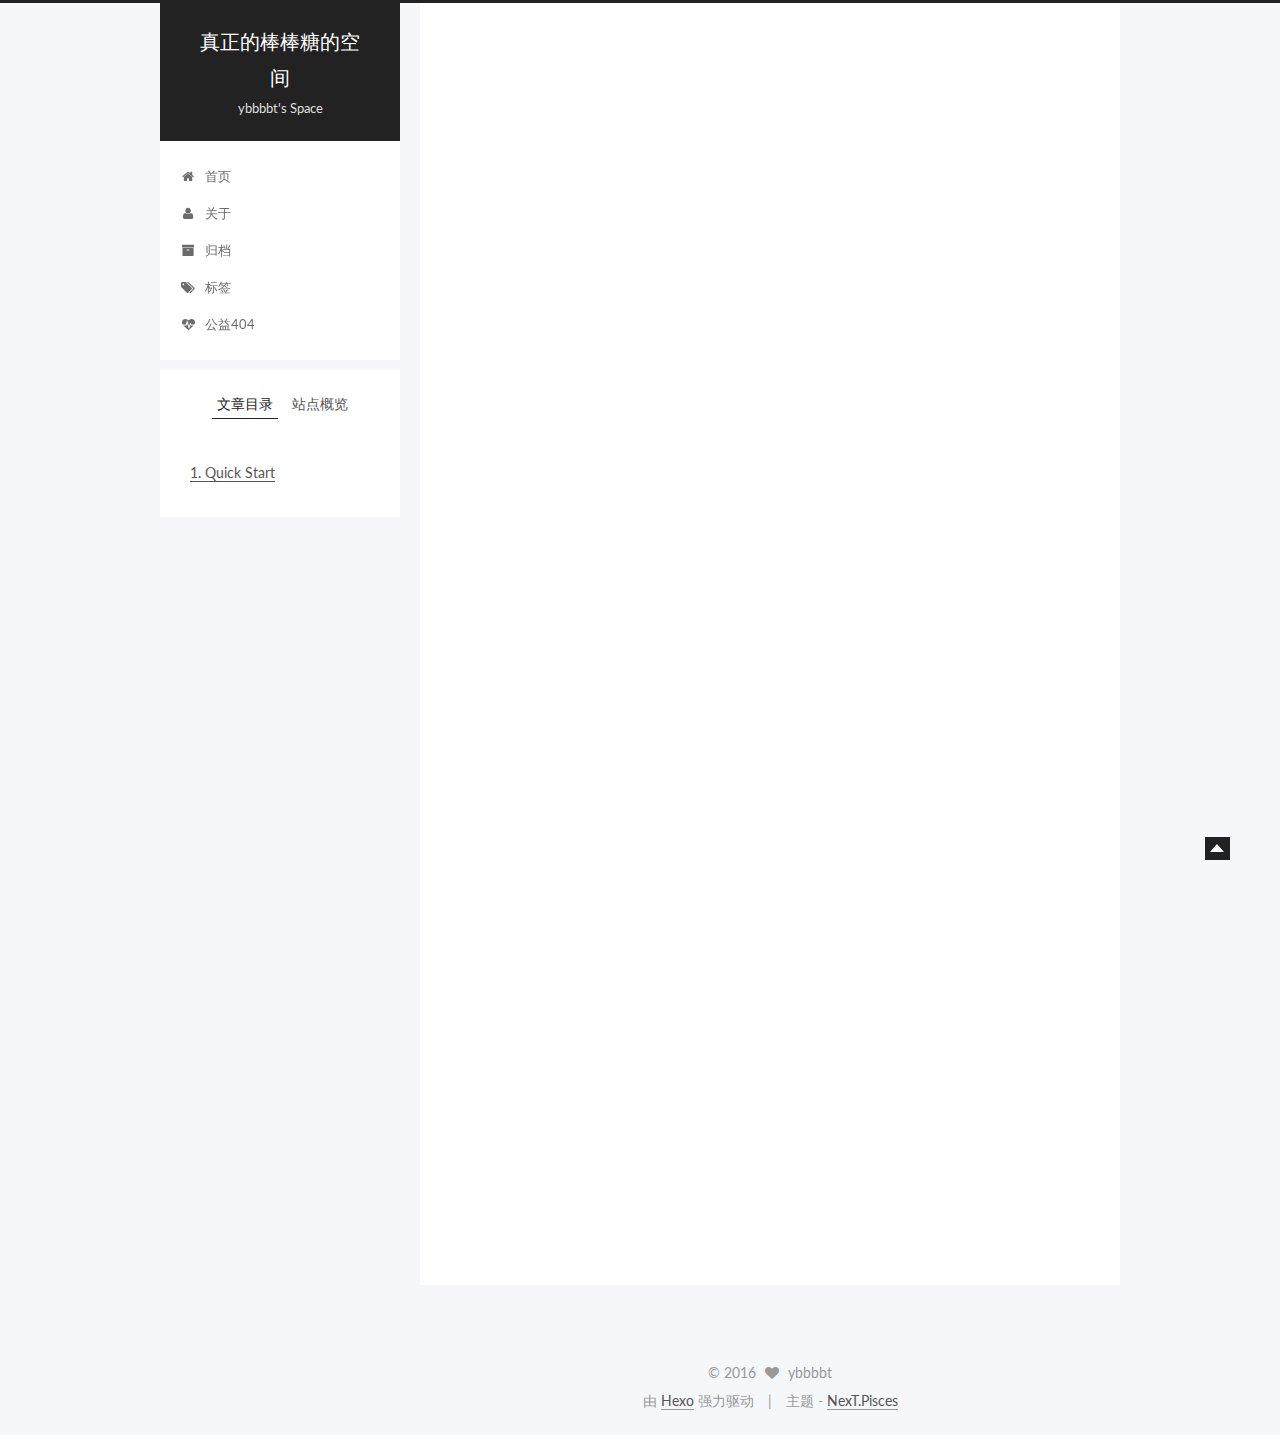
<file: 2016/02/19/hello-world/index.html>
<!doctype html>



  


<html class="theme-next pisces use-motion">
<head>
  <meta charset="UTF-8"/>
<meta http-equiv="X-UA-Compatible" content="IE=edge,chrome=1" />
<meta name="viewport" content="width=device-width, initial-scale=1, maximum-scale=1"/>



<meta http-equiv="Cache-Control" content="no-transform" />
<meta http-equiv="Cache-Control" content="no-siteapp" />












  <link href="/vendors/fancybox/source/jquery.fancybox.css?v=2.1.5" rel="stylesheet" type="text/css"/>




  <link href="//fonts.googleapis.com/css?family=Lato:300,400,700,400italic&subset=latin,latin-ext" rel="stylesheet" type="text/css">



<link href="/vendors/font-awesome/css/font-awesome.min.css?v=4.4.0" rel="stylesheet" type="text/css" />

<link href="/css/main.css?v=0.5.0" rel="stylesheet" type="text/css" />


  <meta name="keywords" content="Hexo, NexT" />








  <link rel="shortcut icon" type="image/x-icon" href="/favicon.ico?v=0.5.0" />






<meta name="description" content="尝试使用Hexo写日志，顺便留下Hexo的QuickStart以备不时之需。
Quick StartCreate a new post1$ hexo new &quot;My New Post&quot;
More info: Writing
Run server1$ hexo server
More info: Server
Generate static files1$ hexo generate
More in">
<meta property="og:type" content="article">
<meta property="og:title" content="Hello World">
<meta property="og:url" content="http://ybbbbt.cn/2016/02/19/hello-world/index.html">
<meta property="og:site_name" content="真正的棒棒糖的空间">
<meta property="og:description" content="尝试使用Hexo写日志，顺便留下Hexo的QuickStart以备不时之需。
Quick StartCreate a new post1$ hexo new &quot;My New Post&quot;
More info: Writing
Run server1$ hexo server
More info: Server
Generate static files1$ hexo generate
More in">
<meta property="og:updated_time" content="2016-02-19T13:07:04.912Z">
<meta name="twitter:card" content="summary">
<meta name="twitter:title" content="Hello World">
<meta name="twitter:description" content="尝试使用Hexo写日志，顺便留下Hexo的QuickStart以备不时之需。
Quick StartCreate a new post1$ hexo new &quot;My New Post&quot;
More info: Writing
Run server1$ hexo server
More info: Server
Generate static files1$ hexo generate
More in">



<script type="text/javascript" id="hexo.configuration">
  var NexT = window.NexT || {};
  var CONFIG = {
    scheme: 'Pisces',
    sidebar: {"position":"left","display":"post"},
    fancybox: true,
    motion: true,
    duoshuo: {
      userId: 0,
      author: '博主'
    }
  };
</script>

  <title> Hello World | 真正的棒棒糖的空间 </title>
</head>

<body itemscope itemtype="http://schema.org/WebPage" lang="zh-Hans">

  


<script>
  (function(i,s,o,g,r,a,m){i['GoogleAnalyticsObject']=r;i[r]=i[r]||function(){
            (i[r].q=i[r].q||[]).push(arguments)},i[r].l=1*new Date();a=s.createElement(o),
          m=s.getElementsByTagName(o)[0];a.async=1;a.src=g;m.parentNode.insertBefore(a,m)
  })(window,document,'script','//www.google-analytics.com/analytics.js','ga');
  ga('create', '73959513-1', 'auto');
  ga('send', 'pageview');
</script>


  <script type="text/javascript">
    var _hmt = _hmt || [];
    (function() {
      var hm = document.createElement("script");
      hm.src = "//hm.baidu.com/hm.js?123025f8f36ea25a81efbe0040fbffaa";
      var s = document.getElementsByTagName("script")[0];
      s.parentNode.insertBefore(hm, s);
    })();
  </script>






  
  
    
  

  <div class="container one-collumn sidebar-position-left page-post-detail ">
    <div class="headband"></div>

    <header id="header" class="header" itemscope itemtype="http://schema.org/WPHeader">
      <div class="header-inner"><div class="site-meta ">
  

  <div class="custom-logo-site-title">
    <a href="/"  class="brand" rel="start">
      <span class="logo-line-before"><i></i></span>
      <span class="site-title">真正的棒棒糖的空间</span>
      <span class="logo-line-after"><i></i></span>
    </a>
  </div>
  <p class="site-subtitle">ybbbbt's Space</p>
</div>

<div class="site-nav-toggle">
  <button>
    <span class="btn-bar"></span>
    <span class="btn-bar"></span>
    <span class="btn-bar"></span>
  </button>
</div>

<nav class="site-nav">
  

  
    <ul id="menu" class="menu ">
      
        
        <li class="menu-item menu-item-home">
          <a href="/" rel="section">
            
              <i class="menu-item-icon fa fa-home fa-fw"></i> <br />
            
            首页
          </a>
        </li>
      
        
        <li class="menu-item menu-item-about">
          <a href="/about" rel="section">
            
              <i class="menu-item-icon fa fa-user fa-fw"></i> <br />
            
            关于
          </a>
        </li>
      
        
        <li class="menu-item menu-item-archives">
          <a href="/archives" rel="section">
            
              <i class="menu-item-icon fa fa-archive fa-fw"></i> <br />
            
            归档
          </a>
        </li>
      
        
        <li class="menu-item menu-item-tags">
          <a href="/tags" rel="section">
            
              <i class="menu-item-icon fa fa-tags fa-fw"></i> <br />
            
            标签
          </a>
        </li>
      
        
        <li class="menu-item menu-item-commonweal">
          <a href="/404.html" rel="section">
            
              <i class="menu-item-icon fa fa-heartbeat fa-fw"></i> <br />
            
            公益404
          </a>
        </li>
      

      
      
      
    </ul>
  

  
</nav>

 </div>
    </header>

    <main id="main" class="main">
      <div class="main-inner">
        <div class="content-wrap">
          <div id="content" class="content">
            

  <div id="posts" class="posts-expand">
    

  
  

  
  
  

  <article class="post post-type-normal " itemscope itemtype="http://schema.org/Article">

    
      <header class="post-header">

        
        
          <h1 class="post-title" itemprop="name headline">
            
            
              
                Hello World
              
            
          </h1>
        

        <div class="post-meta">
          <span class="post-time">
            <span class="post-meta-item-icon">
              <i class="fa fa-calendar-o"></i>
            </span>
            <span class="post-meta-item-text">发表于</span>
            <time itemprop="dateCreated" datetime="2016-02-19T21:07:04+08:00" content="2016-02-19">
              2016-02-19
            </time>
          </span>

          

          
            
              <span class="post-comments-count">
                &nbsp; | &nbsp;
                <a href="/2016/02/19/hello-world/#comments" itemprop="discussionUrl">
                  <span class="post-comments-count ds-thread-count" data-thread-key="2016/02/19/hello-world/" itemprop="commentsCount"></span>
                </a>
              </span>
            
          

          

          
          
        </div>
      </header>
    


    <div class="post-body" itemprop="articleBody">

      
      

      
        <p>尝试使用Hexo写日志，顺便留下Hexo的QuickStart以备不时之需。</p>
<h2 id="Quick-Start"><a href="#Quick-Start" class="headerlink" title="Quick Start"></a>Quick Start</h2><h3 id="Create-a-new-post"><a href="#Create-a-new-post" class="headerlink" title="Create a new post"></a>Create a new post</h3><figure class="highlight bash"><table><tr><td class="gutter"><pre><span class="line">1</span><br></pre></td><td class="code"><pre><span class="line">$ hexo new <span class="string">"My New Post"</span></span><br></pre></td></tr></table></figure>
<p>More info: <a href="http://hexo.io/docs/writing.html" target="_blank" rel="external">Writing</a></p>
<h3 id="Run-server"><a href="#Run-server" class="headerlink" title="Run server"></a>Run server</h3><figure class="highlight bash"><table><tr><td class="gutter"><pre><span class="line">1</span><br></pre></td><td class="code"><pre><span class="line">$ hexo server</span><br></pre></td></tr></table></figure>
<p>More info: <a href="http://hexo.io/docs/server.html" target="_blank" rel="external">Server</a></p>
<h3 id="Generate-static-files"><a href="#Generate-static-files" class="headerlink" title="Generate static files"></a>Generate static files</h3><figure class="highlight bash"><table><tr><td class="gutter"><pre><span class="line">1</span><br></pre></td><td class="code"><pre><span class="line">$ hexo generate</span><br></pre></td></tr></table></figure>
<p>More info: <a href="http://hexo.io/docs/generating.html" target="_blank" rel="external">Generating</a></p>
<h3 id="Deploy-to-remote-sites"><a href="#Deploy-to-remote-sites" class="headerlink" title="Deploy to remote sites"></a>Deploy to remote sites</h3><figure class="highlight bash"><table><tr><td class="gutter"><pre><span class="line">1</span><br></pre></td><td class="code"><pre><span class="line">$ hexo deploy</span><br></pre></td></tr></table></figure>
<p>More info: <a href="http://hexo.io/docs/deployment.html" target="_blank" rel="external">Deployment</a></p>

      
    </div>

    <footer class="post-footer">
      

      
        <div class="post-nav">
          <div class="post-nav-next post-nav-item">
            
              <a href="/2016/02/19/markdown入门教程/" rel="next" title="Markdown快速教程[转，备份]">
                <i class="fa fa-chevron-left"></i> Markdown快速教程[转，备份]
              </a>
            
          </div>

          <div class="post-nav-prev post-nav-item">
            
              <a href="/2016/02/19/about/" rel="prev" title="about">
                about <i class="fa fa-chevron-right"></i>
              </a>
            
          </div>
        </div>
      

      
      
    </footer>
  </article>



    <div class="post-spread">
      
        <!-- JiaThis Button BEGIN -->
<div class="jiathis_style">
  <a class="jiathis_button_tsina"></a>
  <a class="jiathis_button_tqq"></a>
  <a class="jiathis_button_weixin"></a>
  <a class="jiathis_button_cqq"></a>
  <a class="jiathis_button_douban"></a>
  <a class="jiathis_button_renren"></a>
  <a class="jiathis_button_qzone"></a>
  <a class="jiathis_button_kaixin001"></a>
  <a class="jiathis_button_copy"></a>
  <a href="http://www.jiathis.com/share" class="jiathis jiathis_txt jiathis_separator jtico jtico_jiathis" target="_blank"></a>
  <a class="jiathis_counter_style"></a>
</div>
<script type="text/javascript" >
  var jiathis_config={
    hideMore:false
  }
</script>
<script type="text/javascript" src="http://v3.jiathis.com/code/jia.js" charset="utf-8"></script>
<!-- JiaThis Button END -->

      
    </div>
  </div>


          </div>
          


          
  <div class="comments" id="comments">
    
      <div class="ds-thread" data-thread-key="2016/02/19/hello-world/"
           data-title="Hello World" data-url="http://ybbbbt.cn/2016/02/19/hello-world/">
      </div>
    
  </div>


        </div>
        
          
  
  <div class="sidebar-toggle">
    <div class="sidebar-toggle-line-wrap">
      <span class="sidebar-toggle-line sidebar-toggle-line-first"></span>
      <span class="sidebar-toggle-line sidebar-toggle-line-middle"></span>
      <span class="sidebar-toggle-line sidebar-toggle-line-last"></span>
    </div>
  </div>

  <aside id="sidebar" class="sidebar">
    <div class="sidebar-inner">

      

      
        <ul class="sidebar-nav motion-element">
          <li class="sidebar-nav-toc sidebar-nav-active" data-target="post-toc-wrap" >
            文章目录
          </li>
          <li class="sidebar-nav-overview" data-target="site-overview">
            站点概览
          </li>
        </ul>
      

      <section class="site-overview sidebar-panel ">
        <div class="site-author motion-element" itemprop="author" itemscope itemtype="http://schema.org/Person">
          <img class="site-author-image" itemprop="image"
               src="/images/default_avatar.jpg"
               alt="ybbbbt" />
          <p class="site-author-name" itemprop="name">ybbbbt</p>
          <p class="site-description motion-element" itemprop="description">什么都不告诉你，嘿嘿~</p>
        </div>
        <nav class="site-state motion-element">
          <div class="site-state-item site-state-posts">
            <a href="/archives">
              <span class="site-state-item-count">4</span>
              <span class="site-state-item-name">日志</span>
            </a>
          </div>
          
          

          
            <div class="site-state-item site-state-tags">
              <a href="/tags">
                <span class="site-state-item-count">2</span>
                <span class="site-state-item-name">标签</span>
              </a>
            </div>
          

        </nav>

        

        <div class="links-of-author motion-element">
          
            
              <span class="links-of-author-item">
                <a href="http://weibo.com/u/1766362743" target="_blank">
                  
                    <i class="fa fa-weibo"></i> Weibo
                  
                </a>
              </span>
            
              <span class="links-of-author-item">
                <a href="https://www.zhihu.com/people/ybbbbt" target="_blank">
                  
                    <i class="fa fa-zhihu"></i> Zhihu
                  
                </a>
              </span>
            
          
        </div>

        
        

        <div class="links-of-author motion-element">
          
        </div>

      </section>

      
        <section class="post-toc-wrap motion-element sidebar-panel sidebar-panel-active">
          <div class="post-toc-indicator-top post-toc-indicator">
            <i class="fa fa-angle-double-up"></i>
          </div>
          <div class="post-toc">
            
              
            
            
              <div class="post-toc-content"><ol class="nav"><li class="nav-item nav-level-2"><a class="nav-link" href="#Quick-Start"><span class="nav-number">1.</span> <span class="nav-text">Quick Start</span></a><ol class="nav-child"><li class="nav-item nav-level-3"><a class="nav-link" href="#Create-a-new-post"><span class="nav-number">1.1.</span> <span class="nav-text">Create a new post</span></a></li><li class="nav-item nav-level-3"><a class="nav-link" href="#Run-server"><span class="nav-number">1.2.</span> <span class="nav-text">Run server</span></a></li><li class="nav-item nav-level-3"><a class="nav-link" href="#Generate-static-files"><span class="nav-number">1.3.</span> <span class="nav-text">Generate static files</span></a></li><li class="nav-item nav-level-3"><a class="nav-link" href="#Deploy-to-remote-sites"><span class="nav-number">1.4.</span> <span class="nav-text">Deploy to remote sites</span></a></li></ol></li></ol></div>
            
          </div>
          <div class="post-toc-indicator-bottom post-toc-indicator">
            <i class="fa fa-angle-double-down"></i>
          </div>
        </section>
      

    </div>
  </aside>


        
      </div>
    </main>

    <footer id="footer" class="footer">
      <div class="footer-inner">
        <div class="copyright" >
  
  &copy; 
  <span itemprop="copyrightYear">2016</span>
  <span class="with-love">
    <i class="fa fa-heart"></i>
  </span>
  <span class="author" itemprop="copyrightHolder">ybbbbt</span>
</div>

<div class="powered-by">
  由 <a class="theme-link" href="http://hexo.io">Hexo</a> 强力驱动
</div>

<div class="theme-info">
  主题 -
  <a class="theme-link" href="https://github.com/iissnan/hexo-theme-next">
    NexT.Pisces
  </a>
</div>



      </div>
    </footer>

    <div class="back-to-top"></div>
  </div>

  


  



  <script type="text/javascript" src="/vendors/jquery/index.js?v=2.1.3"></script>

  <script type="text/javascript" src="/vendors/fastclick/lib/fastclick.min.js?v=1.0.6"></script>

  <script type="text/javascript" src="/vendors/jquery_lazyload/jquery.lazyload.js?v=1.9.7"></script>

  <script type="text/javascript" src="/vendors/velocity/velocity.min.js"></script>

  <script type="text/javascript" src="/vendors/velocity/velocity.ui.min.js"></script>

  <script type="text/javascript" src="/vendors/fancybox/source/jquery.fancybox.pack.js"></script>


  


  <script type="text/javascript" src="/js/src/utils.js?v=0.5.0"></script>

  <script type="text/javascript" src="/js/src/motion.js?v=0.5.0"></script>



  
  


  <script type="text/javascript" src="/js/src/affix.js?v=0.5.0"></script>

  <script type="text/javascript" src="/js/src/schemes/pisces.js?v=0.5.0"></script>



  
  
<script type="text/javascript" src="/js/src/scrollspy.js?v=0.5.0"></script>

<script type="text/javascript" id="sidebar.toc.highlight">
  $(document).ready(function () {
    var tocSelector = '.post-toc';
    var $tocSelector = $(tocSelector);
    var activeCurrentSelector = '.active-current';

    $tocSelector
      .on('activate.bs.scrollspy', function () {
        var $currentActiveElement = $(tocSelector + ' .active').last();

        removeCurrentActiveClass();
        $currentActiveElement.addClass('active-current');

        $tocSelector[0].scrollTop = $currentActiveElement.position().top;
      })
      .on('clear.bs.scrollspy', function () {
        removeCurrentActiveClass();
      });

    function removeCurrentActiveClass () {
      $(tocSelector + ' ' + activeCurrentSelector)
        .removeClass(activeCurrentSelector.substring(1));
    }

    function processTOC () {
      getTOCMaxHeight();
      toggleTOCOverflowIndicators();
    }

    function getTOCMaxHeight () {
      var height = $('.sidebar').height() -
                   $tocSelector.position().top -
                   $('.post-toc-indicator-bottom').height();

      $tocSelector.css('height', height);

      return height;
    }

    function toggleTOCOverflowIndicators () {
      tocOverflowIndicator(
        '.post-toc-indicator-top',
        $tocSelector.scrollTop() > 0 ? 'show' : 'hide'
      );

      tocOverflowIndicator(
        '.post-toc-indicator-bottom',
        $tocSelector.scrollTop() >= $tocSelector.find('ol').height() - $tocSelector.height() ? 'hide' : 'show'
      )
    }

    $(document).on('sidebar.motion.complete', function () {
      processTOC();
    });

    $('body').scrollspy({ target: tocSelector });
    $(window).on('resize', function () {
      if ( $('.sidebar').hasClass('sidebar-active') ) {
        processTOC();
      }
    });

    onScroll($tocSelector);

    function onScroll (element) {
      element.on('mousewheel DOMMouseScroll', function (event) {
          var oe = event.originalEvent;
          var delta = oe.wheelDelta || -oe.detail;

          this.scrollTop += ( delta < 0 ? 1 : -1 ) * 30;
          event.preventDefault();

          toggleTOCOverflowIndicators();
      });
    }

    function tocOverflowIndicator (indicator, action) {
      var $indicator = $(indicator);
      var opacity = action === 'show' ? 1 : 0;
      $indicator.velocity ?
        $indicator.velocity('stop').velocity({
          opacity: opacity
        }, { duration: 100 }) :
        $indicator.stop().animate({
          opacity: opacity
        }, 100);
    }

  });
</script>

<script type="text/javascript" id="sidebar.nav">
  $(document).ready(function () {
    var html = $('html');
    var TAB_ANIMATE_DURATION = 200;
    var hasVelocity = $.isFunction(html.velocity);

    $('.sidebar-nav li').on('click', function () {
      var item = $(this);
      var activeTabClassName = 'sidebar-nav-active';
      var activePanelClassName = 'sidebar-panel-active';
      if (item.hasClass(activeTabClassName)) {
        return;
      }

      var currentTarget = $('.' + activePanelClassName);
      var target = $('.' + item.data('target'));

      hasVelocity ?
        currentTarget.velocity('transition.slideUpOut', TAB_ANIMATE_DURATION, function () {
          target
            .velocity('stop')
            .velocity('transition.slideDownIn', TAB_ANIMATE_DURATION)
            .addClass(activePanelClassName);
        }) :
        currentTarget.animate({ opacity: 0 }, TAB_ANIMATE_DURATION, function () {
          currentTarget.hide();
          target
            .stop()
            .css({'opacity': 0, 'display': 'block'})
            .animate({ opacity: 1 }, TAB_ANIMATE_DURATION, function () {
              currentTarget.removeClass(activePanelClassName);
              target.addClass(activePanelClassName);
            });
        });

      item.siblings().removeClass(activeTabClassName);
      item.addClass(activeTabClassName);
    });

    $('.post-toc a').on('click', function (e) {
      e.preventDefault();
      var targetSelector = NexT.utils.escapeSelector(this.getAttribute('href'));
      var offset = $(targetSelector).offset().top;
      hasVelocity ?
        html.velocity('stop').velocity('scroll', {
          offset: offset  + 'px',
          mobileHA: false
        }) :
        $('html, body').stop().animate({
          scrollTop: offset
        }, 500);
    });

    // Expand sidebar on post detail page by default, when post has a toc.
    NexT.motion.middleWares.sidebar = function () {
      var $tocContent = $('.post-toc-content');

      if (CONFIG.sidebar === 'post') {
        if ($tocContent.length > 0 && $tocContent.html().trim().length > 0) {
          NexT.utils.displaySidebar();
        }
      }
    };
  });
</script>



  


  <script type="text/javascript" src="/js/src/bootstrap.js?v=0.5.0"></script>



  

  
    
  

  <script type="text/javascript">
    var duoshuoQuery = {short_name:"ybbbbt"};
    (function() {
      var ds = document.createElement('script');
      ds.type = 'text/javascript';ds.async = true;
      ds.id = 'duoshuo-script';
      ds.src = (document.location.protocol == 'https:' ? 'https:' : 'http:') + '//static.duoshuo.com/embed.js';
      ds.charset = 'UTF-8';
      (document.getElementsByTagName('head')[0]
      || document.getElementsByTagName('body')[0]).appendChild(ds);
    })();
  </script>

  
    
  





  
  
  <script type="text/x-mathjax-config">
    MathJax.Hub.Config({
      tex2jax: {
        inlineMath: [ ['$','$'], ["\\(","\\)"]  ],
        processEscapes: true,
        skipTags: ['script', 'noscript', 'style', 'textarea', 'pre', 'code']
      }
    });
  </script>

  <script type="text/x-mathjax-config">
    MathJax.Hub.Queue(function() {
      var all = MathJax.Hub.getAllJax(), i;
      for (i=0; i < all.length; i += 1) {
        all[i].SourceElement().parentNode.className += ' has-jax';
      }
    });
  </script>

  
    <script type="text/javascript" src="http://cdn.staticfile.org/mathjax/2.4.0/MathJax.js"></script>
    <script type="text/javascript" src="http://cdn.staticfile.org/mathjax/2.4.0/config/TeX-AMS-MML_HTMLorMML.js"></script>
  


  
  


</body>
</html>
</file>
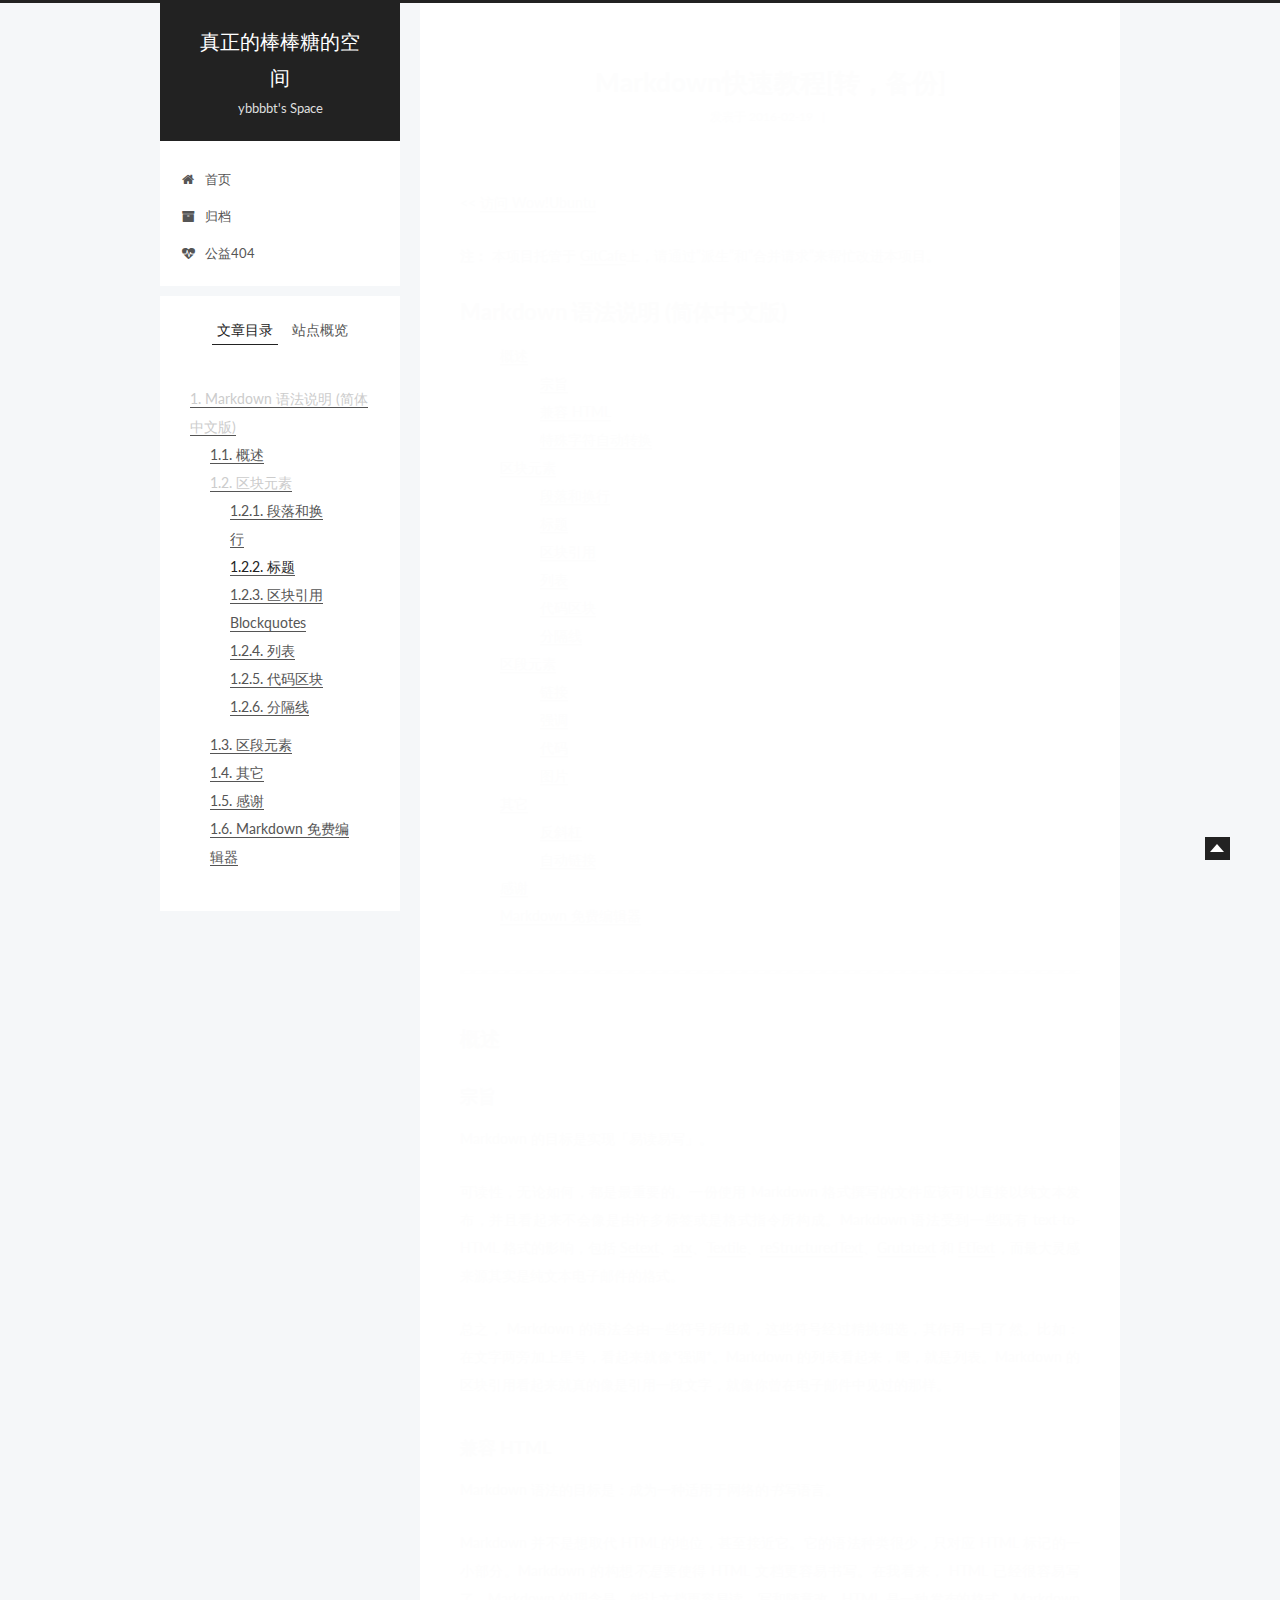
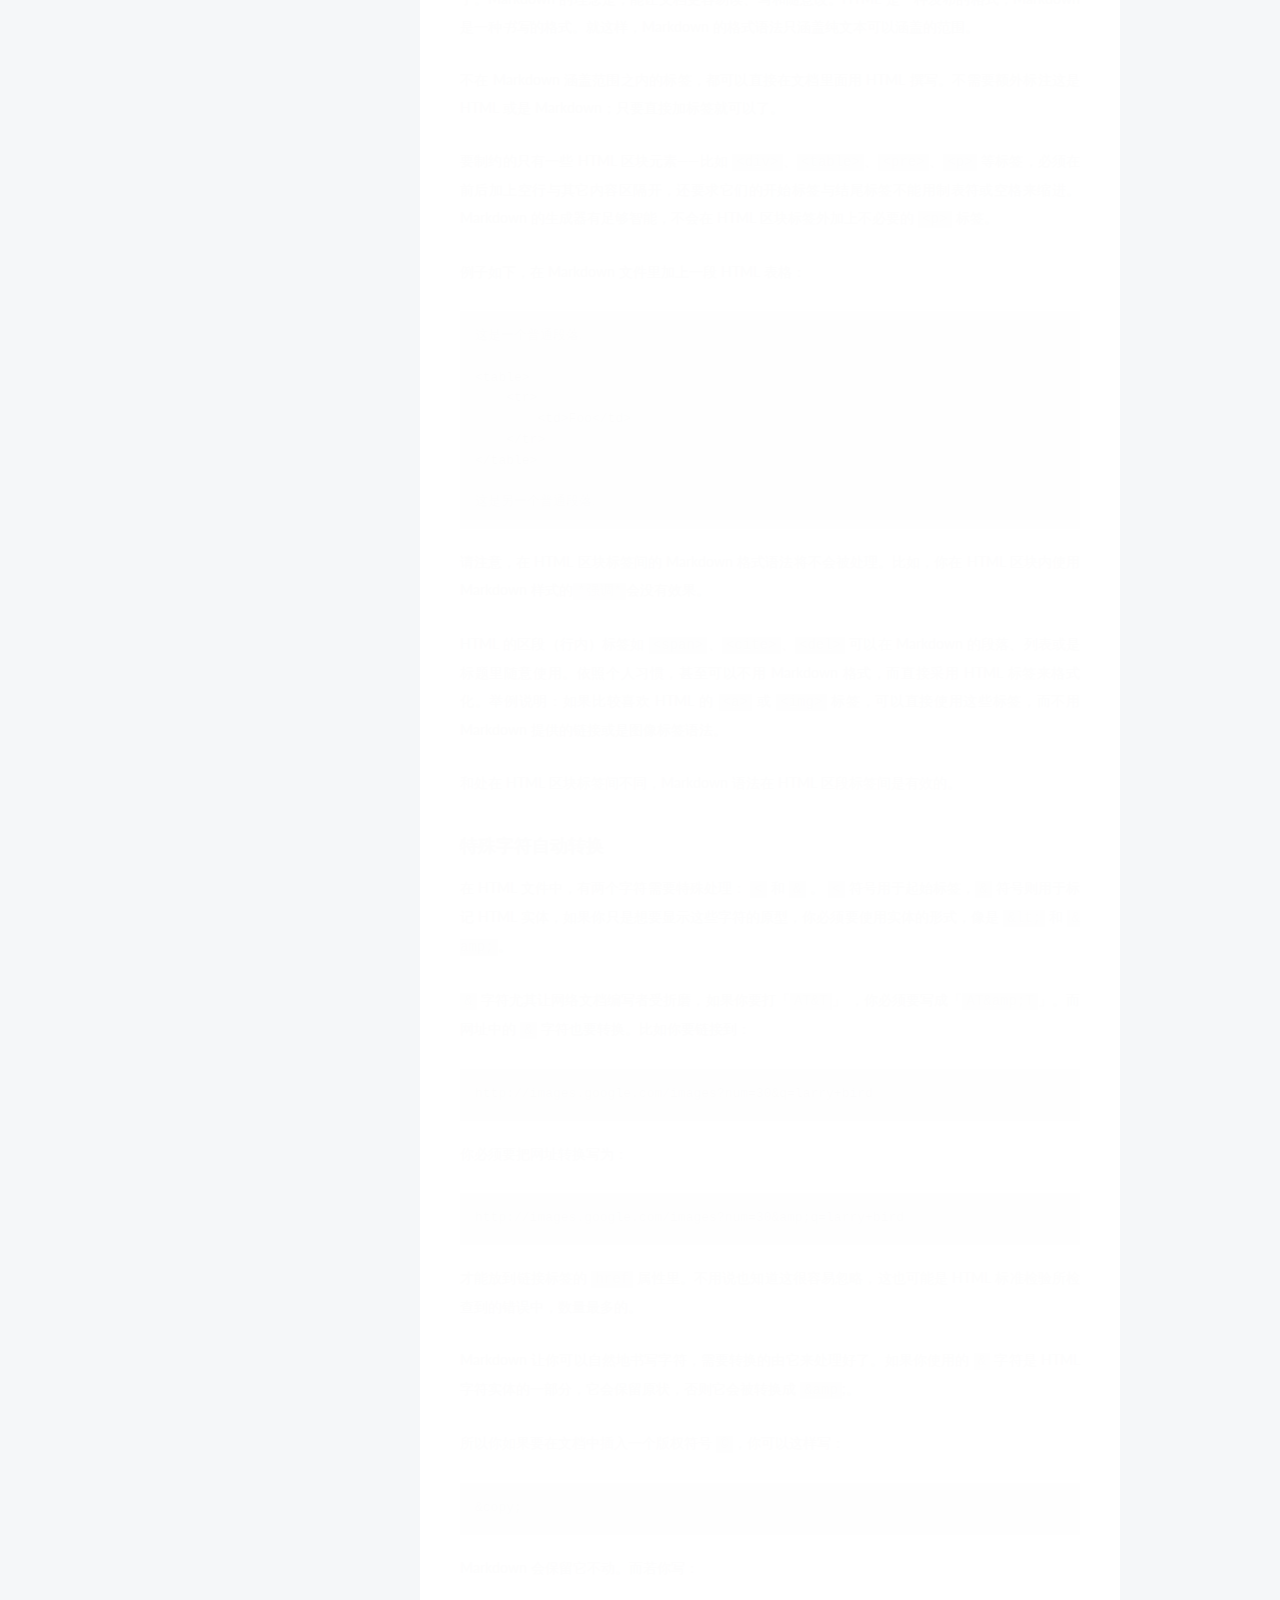
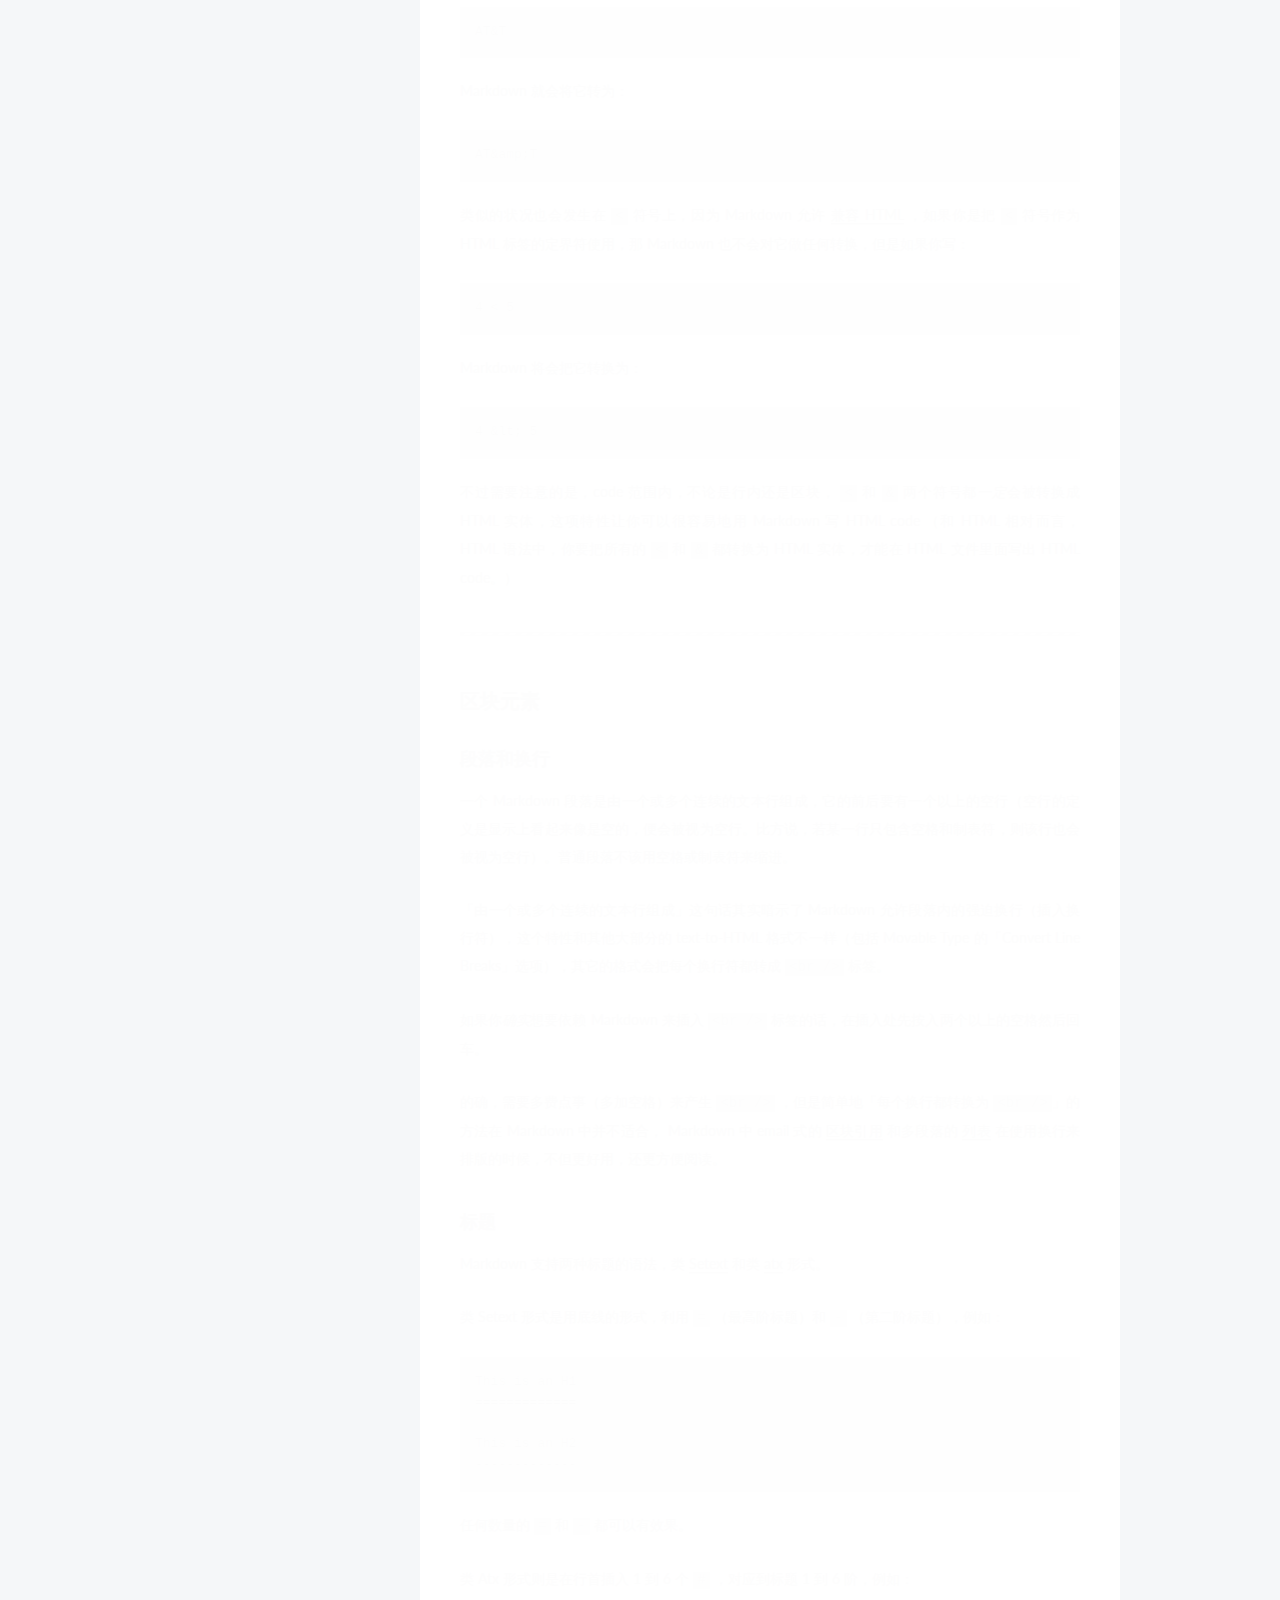
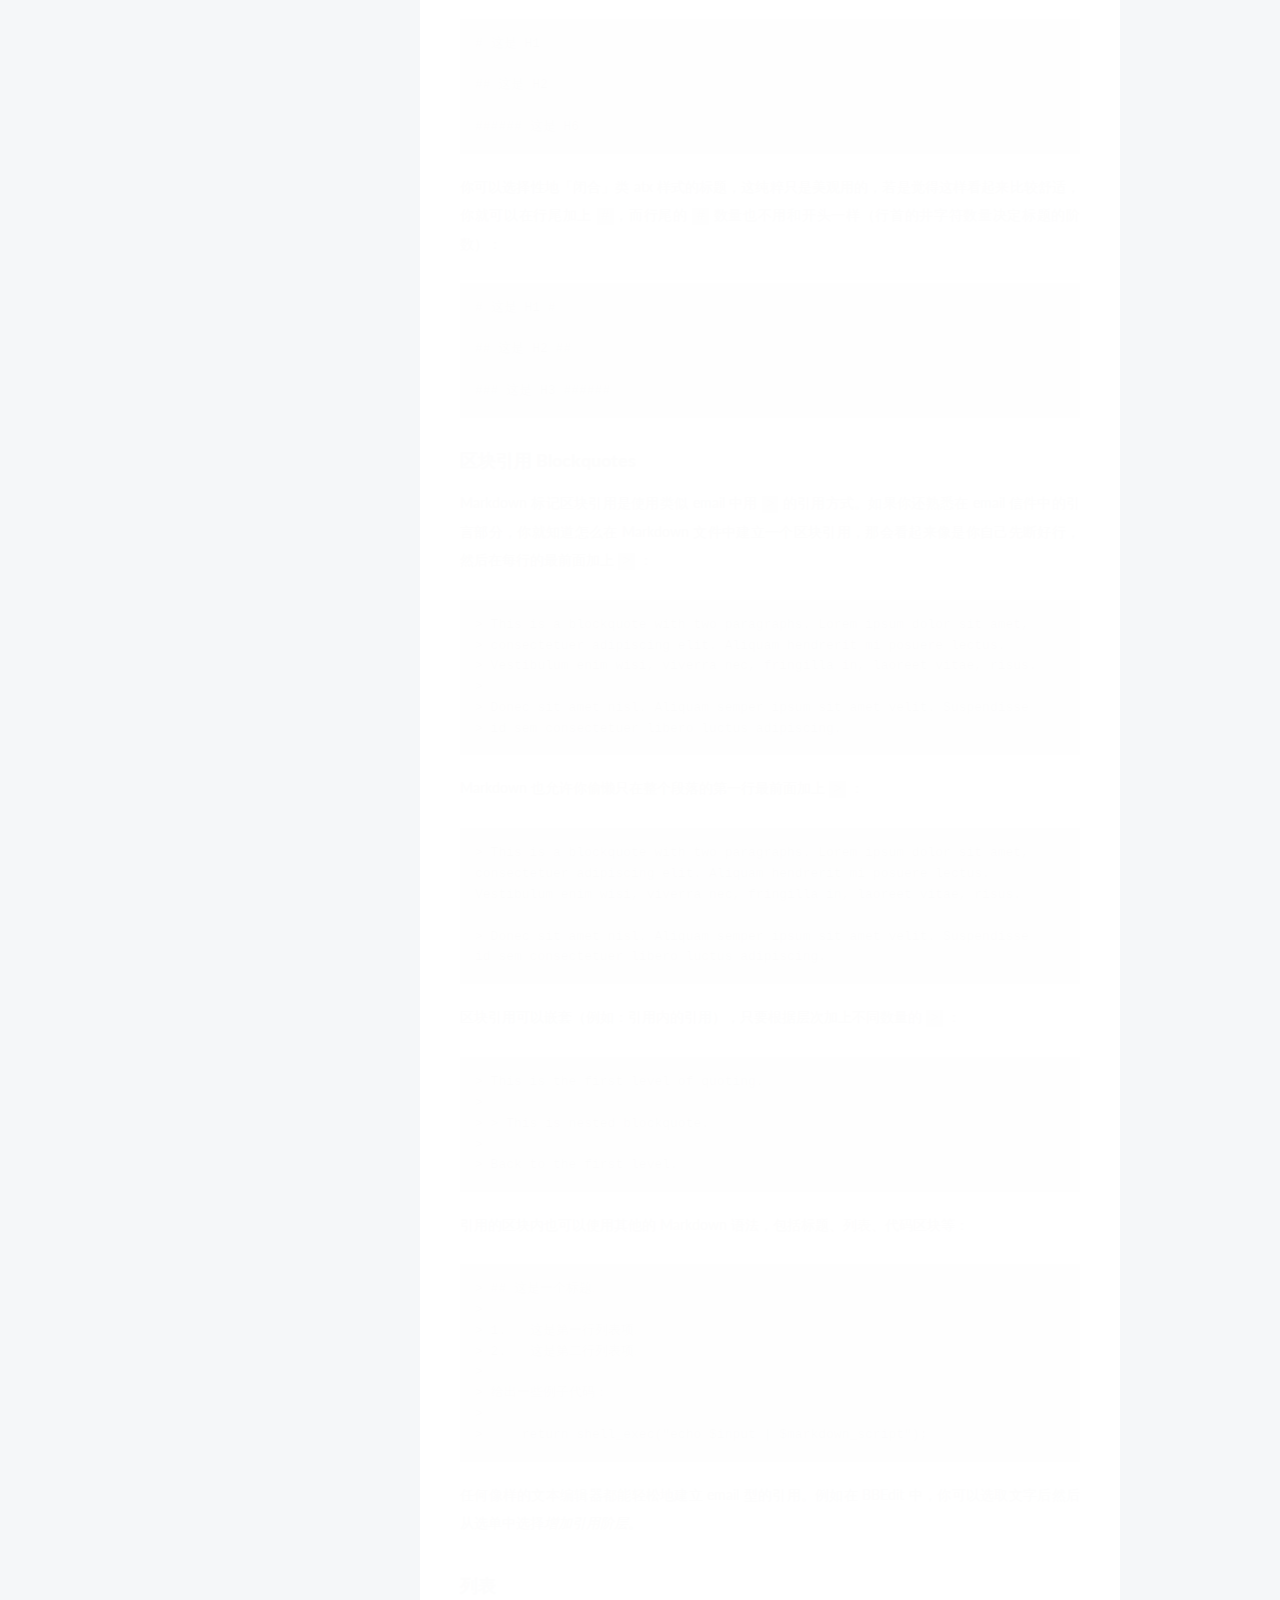
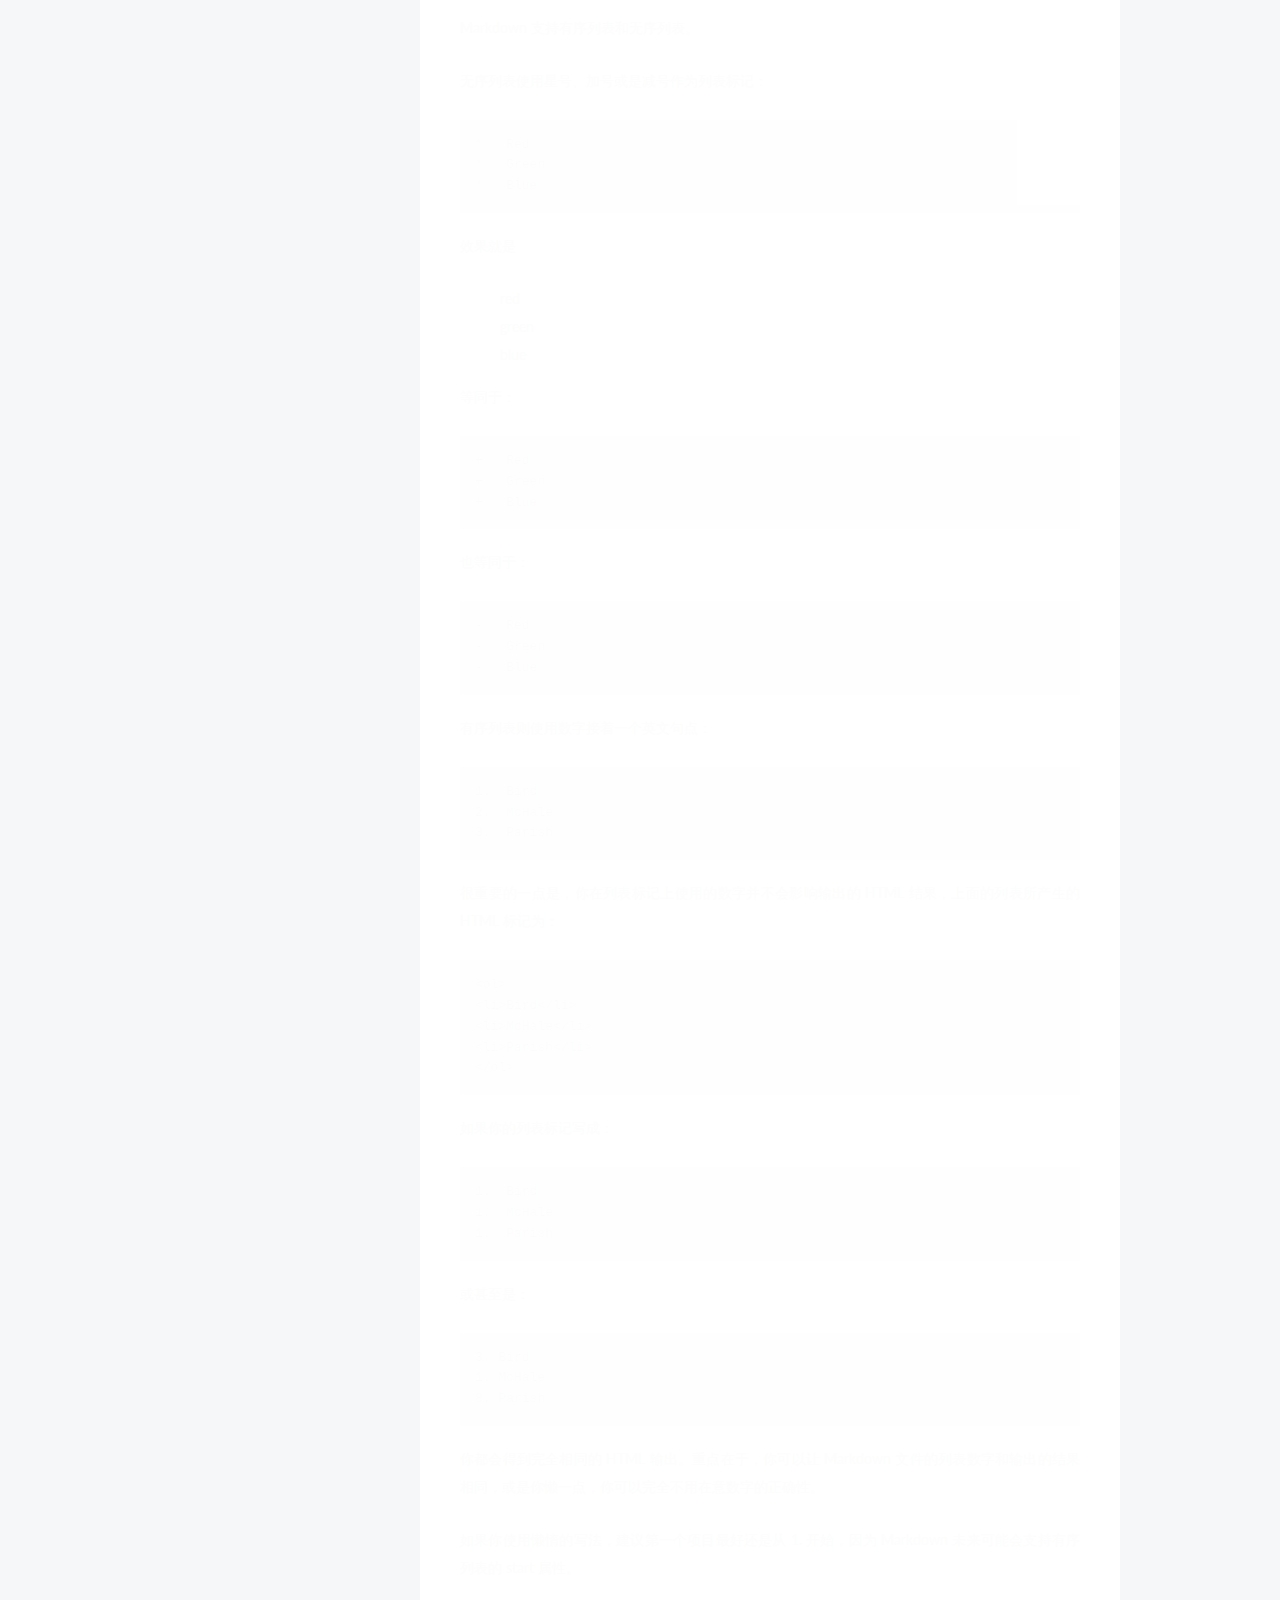
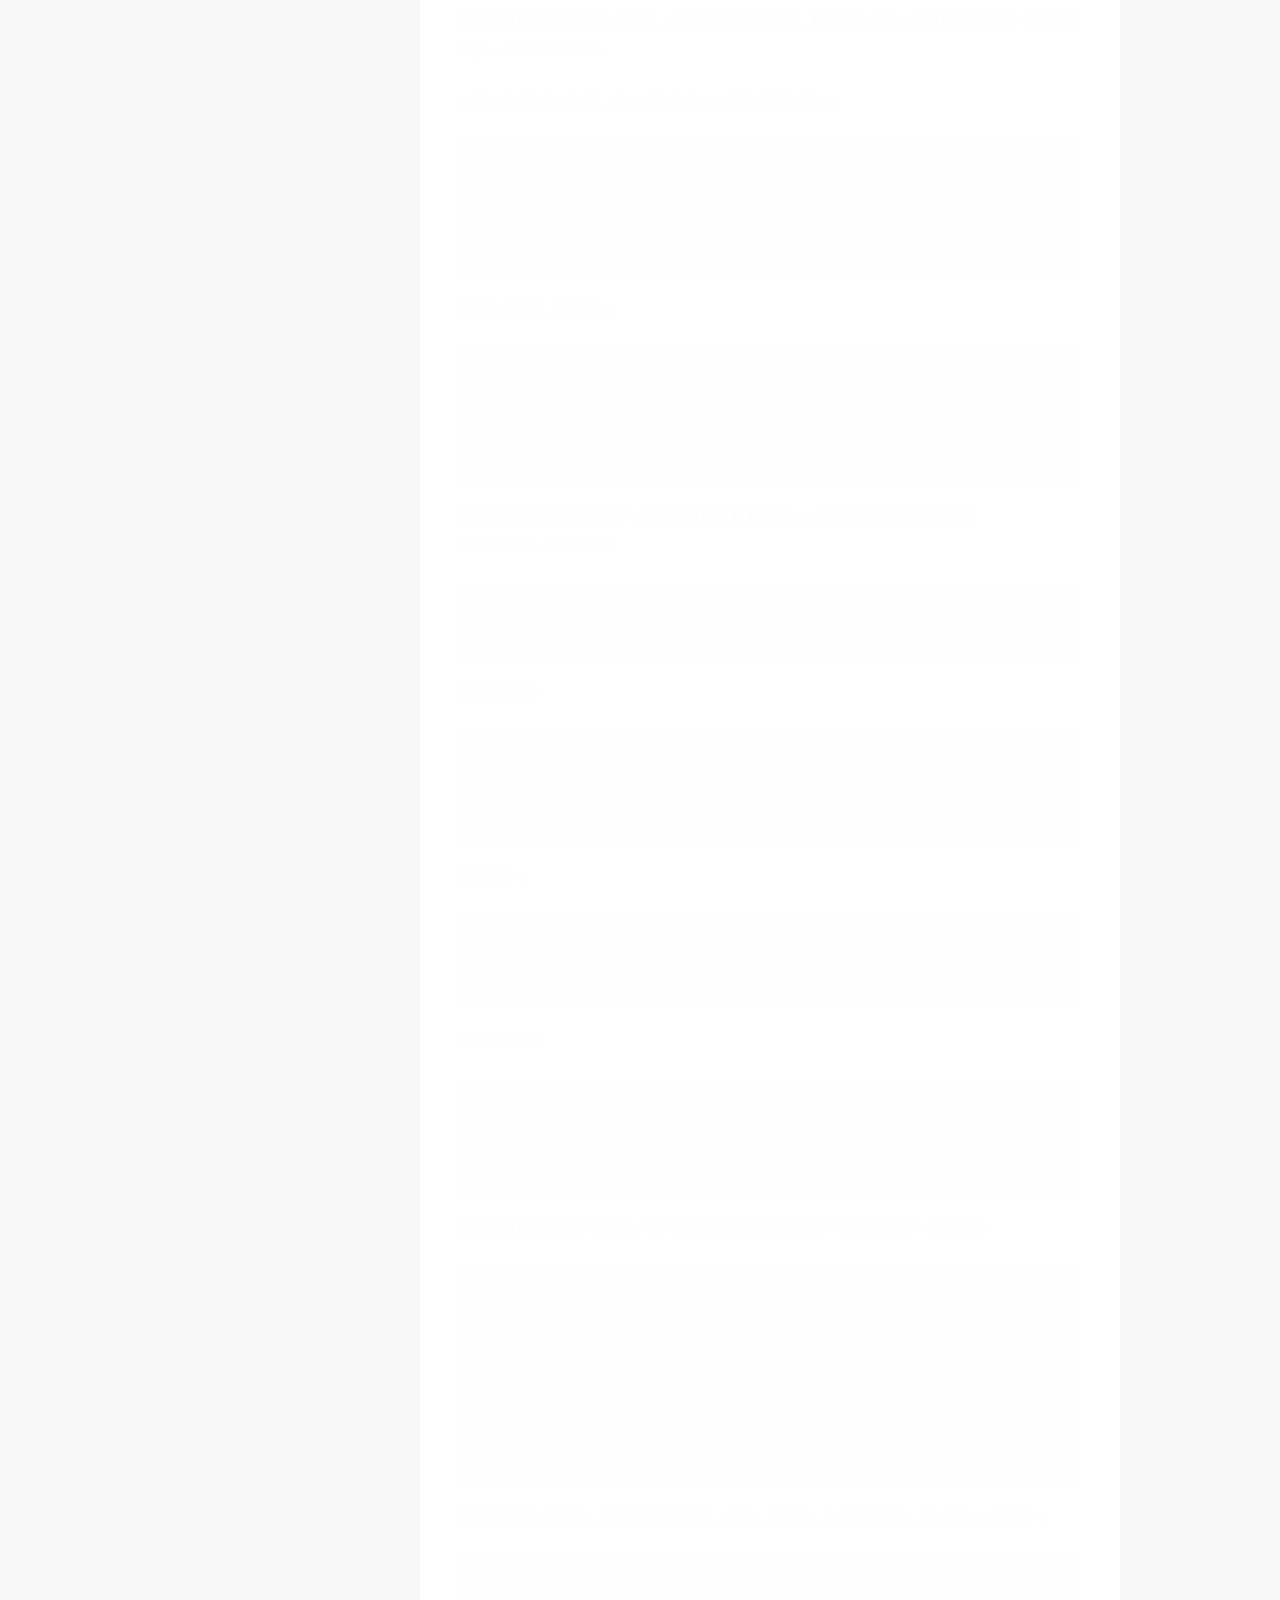
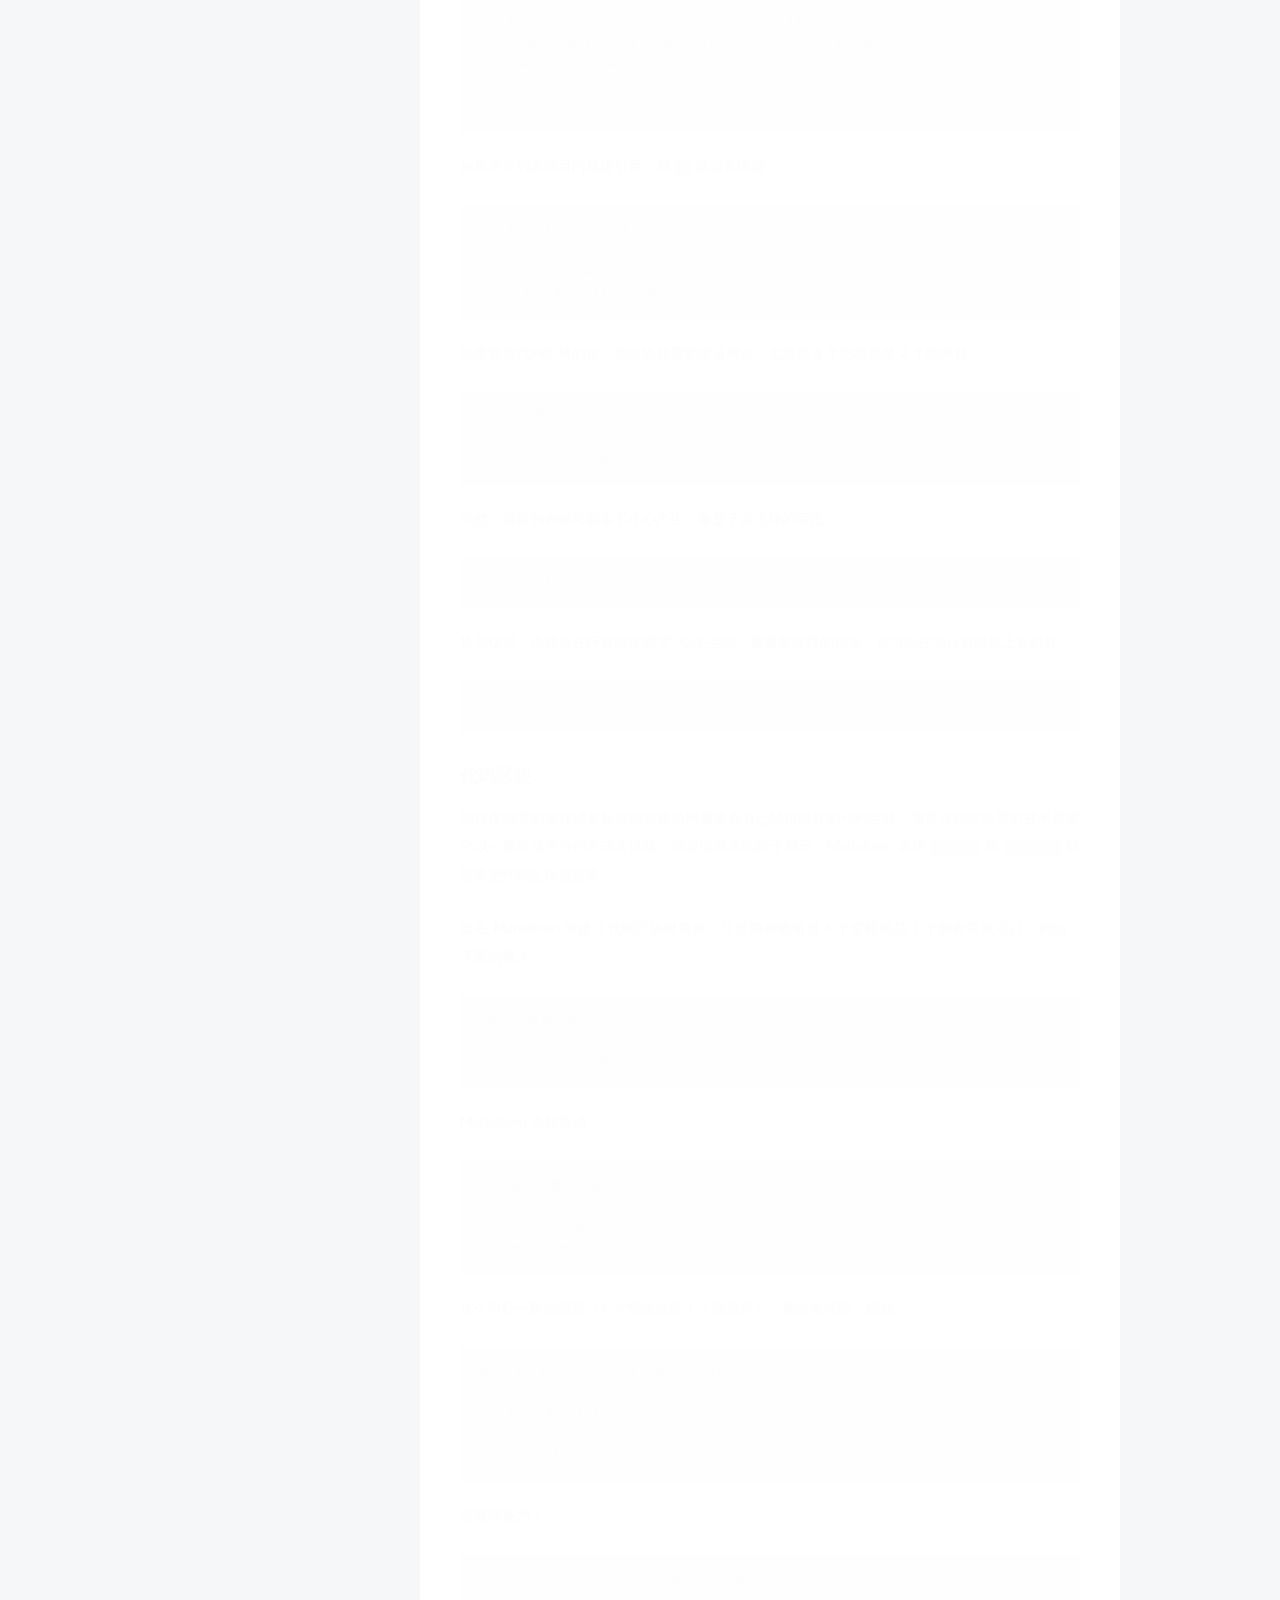
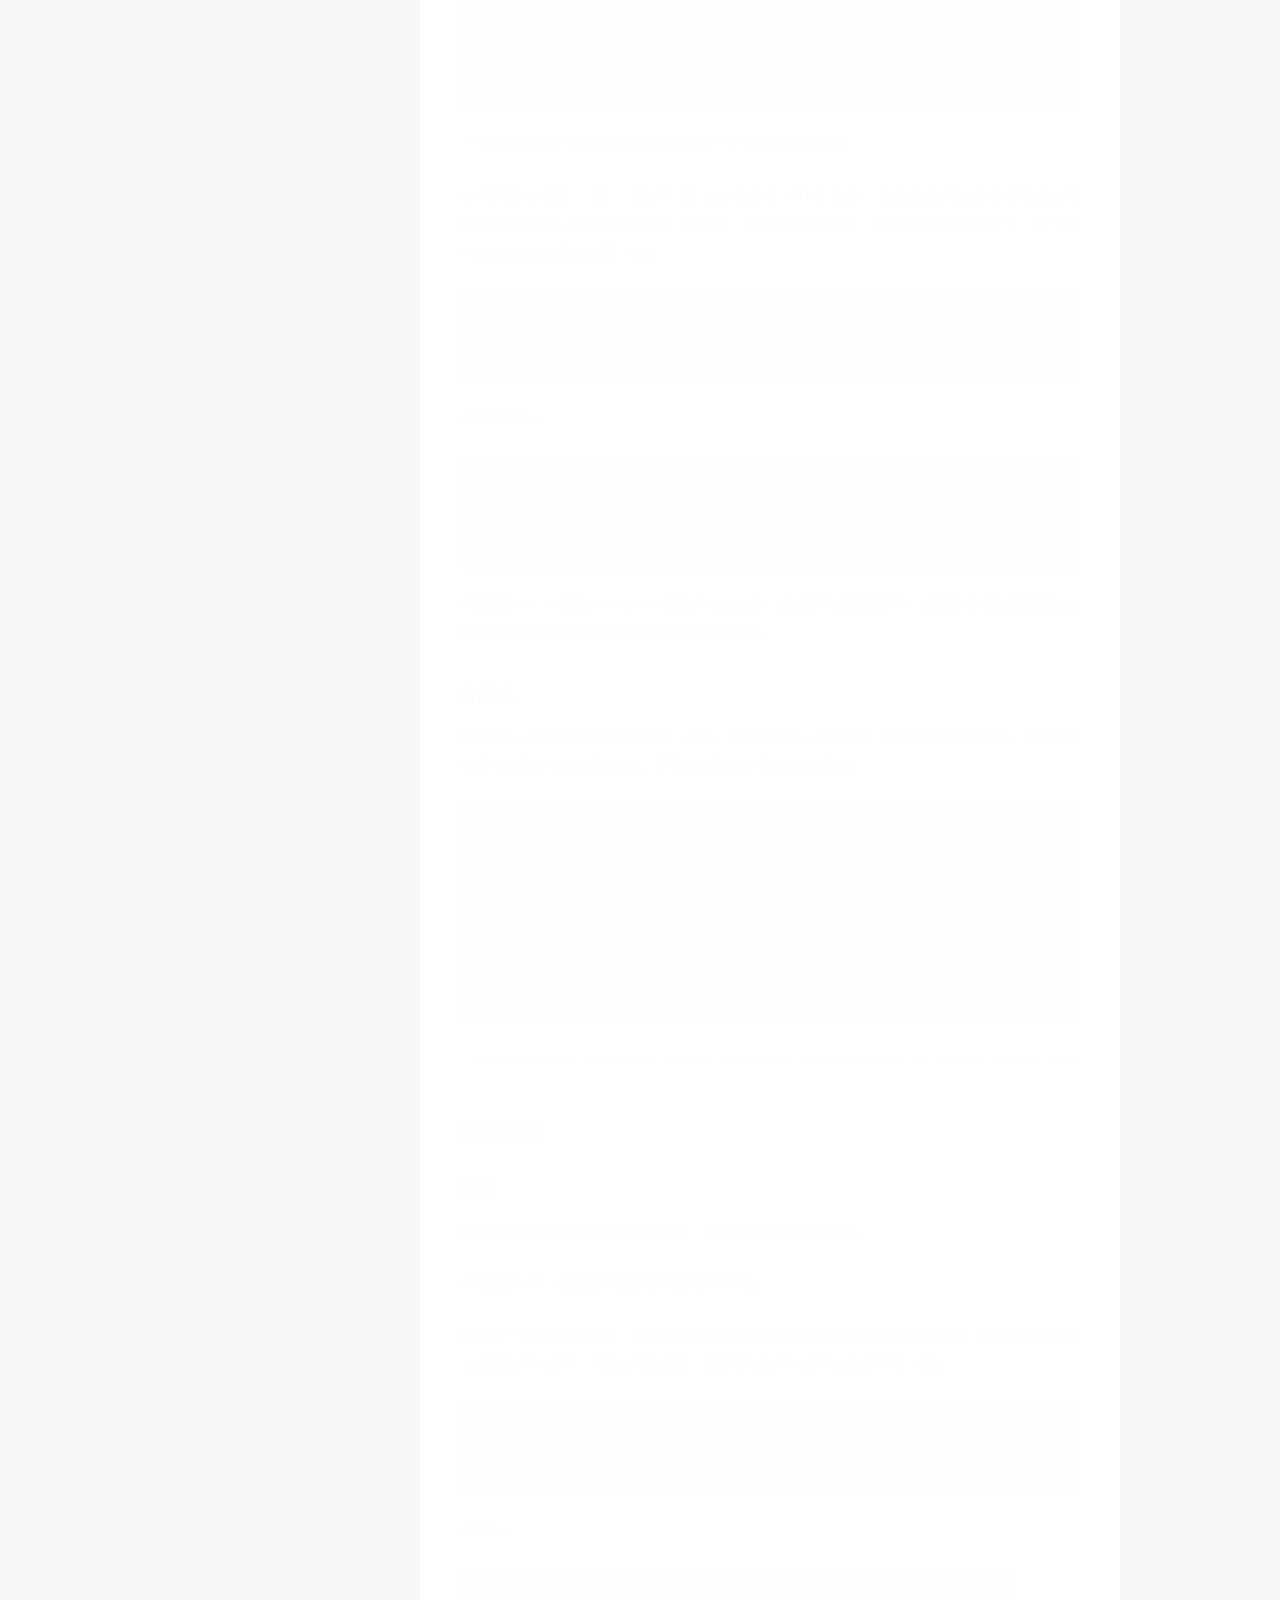
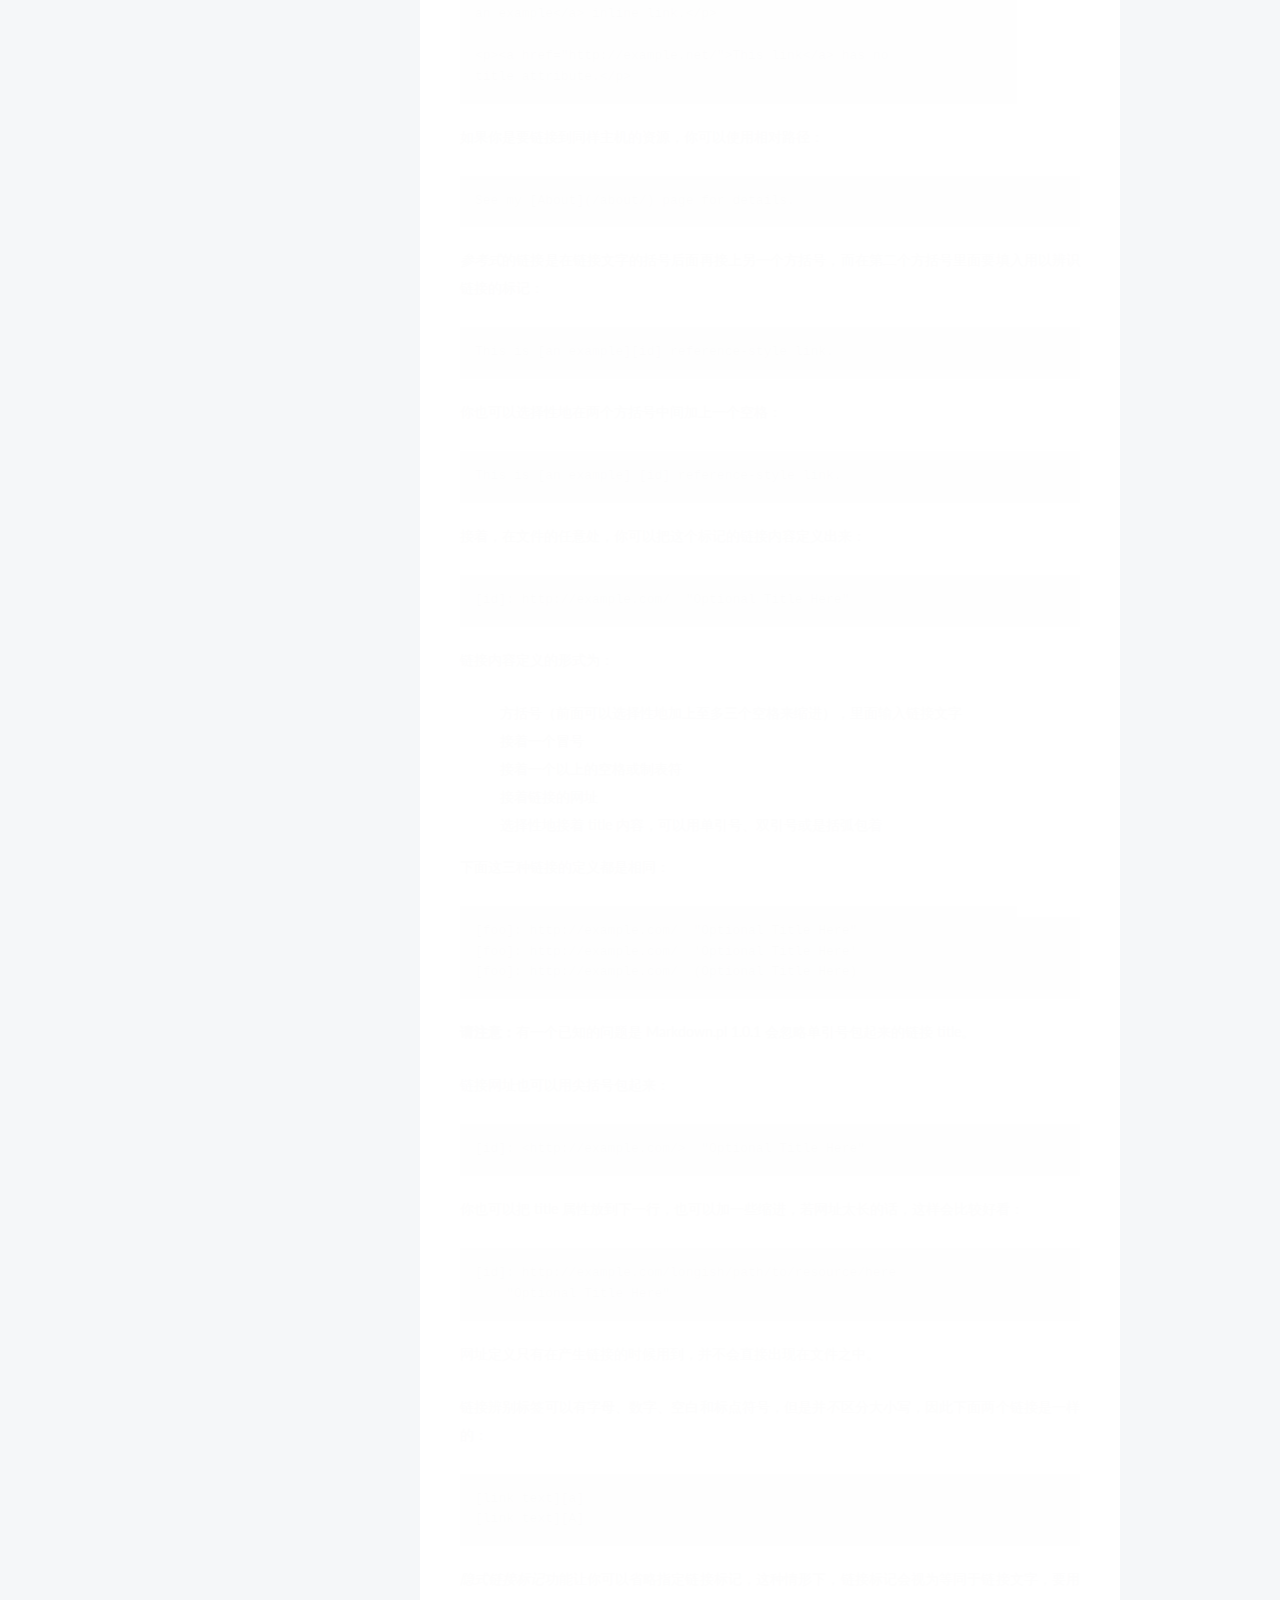
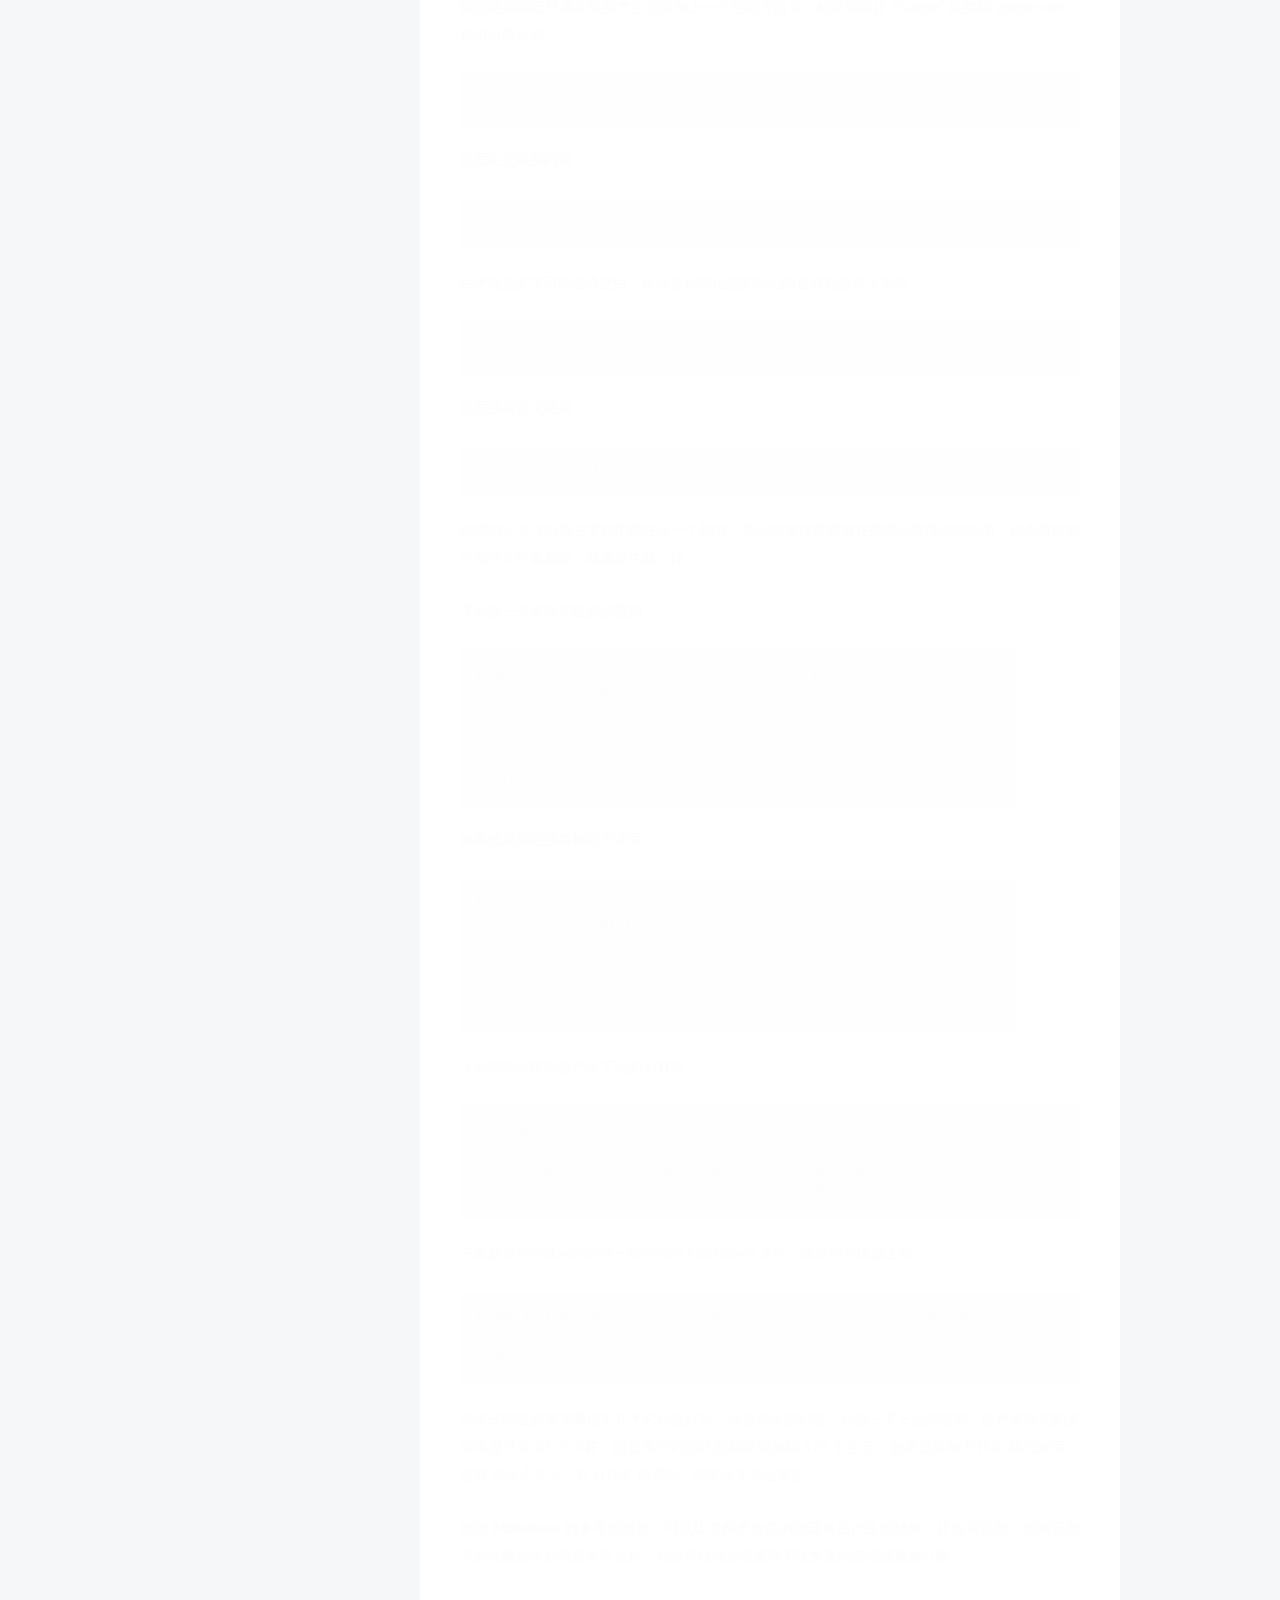
<file: 2016/02/19/markdown入门教程/index.html>
<!doctype html>



  


<html class="theme-next pisces use-motion">
<head>
  <meta charset="UTF-8"/>
<meta http-equiv="X-UA-Compatible" content="IE=edge,chrome=1" />
<meta name="viewport" content="width=device-width, initial-scale=1, maximum-scale=1"/>



<meta http-equiv="Cache-Control" content="no-transform" />
<meta http-equiv="Cache-Control" content="no-siteapp" />












  <link href="/vendors/fancybox/source/jquery.fancybox.css?v=2.1.5" rel="stylesheet" type="text/css"/>




  <link href="//fonts.googleapis.com/css?family=Lato:300,400,700,400italic&subset=latin,latin-ext" rel="stylesheet" type="text/css">



<link href="/vendors/font-awesome/css/font-awesome.min.css?v=4.4.0" rel="stylesheet" type="text/css" />

<link href="/css/main.css?v=0.5.0" rel="stylesheet" type="text/css" />


  <meta name="keywords" content="Hexo, NexT" />








  <link rel="shortcut icon" type="image/x-icon" href="/favicon.ico?v=0.5.0" />






<meta name="description" content="&amp;lt;&amp;lt; 访问 Wow!Ubuntu
注： 本项目托管于 GitCafe上，请通过”派生”和”合并请求”来帮忙改进本项目。
Markdown 语法说明 (简体中文版)
概述
宗旨
兼容 HTML
特殊字符自动转换


区块元素
段落和换行
标题
区块引用
列表
代码区块
分隔线


区段元素
链接
强调
代码
图片


其它
反斜杠
自动链接


感谢
Markdown 免费编辑器


概">
<meta property="og:type" content="article">
<meta property="og:title" content="Markdown快速教程[转，备份]">
<meta property="og:url" content="http://ybbbbt.cn/2016/02/19/markdown入门教程/index.html">
<meta property="og:site_name" content="真正的棒棒糖的空间">
<meta property="og:description" content="&amp;lt;&amp;lt; 访问 Wow!Ubuntu
注： 本项目托管于 GitCafe上，请通过”派生”和”合并请求”来帮忙改进本项目。
Markdown 语法说明 (简体中文版)
概述
宗旨
兼容 HTML
特殊字符自动转换


区块元素
段落和换行
标题
区块引用
列表
代码区块
分隔线


区段元素
链接
强调
代码
图片


其它
反斜杠
自动链接


感谢
Markdown 免费编辑器


概">
<meta property="og:updated_time" content="2016-02-19T12:32:15.614Z">
<meta name="twitter:card" content="summary">
<meta name="twitter:title" content="Markdown快速教程[转，备份]">
<meta name="twitter:description" content="&amp;lt;&amp;lt; 访问 Wow!Ubuntu
注： 本项目托管于 GitCafe上，请通过”派生”和”合并请求”来帮忙改进本项目。
Markdown 语法说明 (简体中文版)
概述
宗旨
兼容 HTML
特殊字符自动转换


区块元素
段落和换行
标题
区块引用
列表
代码区块
分隔线


区段元素
链接
强调
代码
图片


其它
反斜杠
自动链接


感谢
Markdown 免费编辑器


概">



<script type="text/javascript" id="hexo.configuration">
  var NexT = window.NexT || {};
  var CONFIG = {
    scheme: 'Pisces',
    sidebar: {"position":"left","display":"post"},
    fancybox: true,
    motion: true,
    duoshuo: {
      userId: 0,
      author: '博主'
    }
  };
</script>

  <title> Markdown快速教程[转，备份] | 真正的棒棒糖的空间 </title>
</head>

<body itemscope itemtype="http://schema.org/WebPage" lang="zh-Hans">

  


<script>
  (function(i,s,o,g,r,a,m){i['GoogleAnalyticsObject']=r;i[r]=i[r]||function(){
            (i[r].q=i[r].q||[]).push(arguments)},i[r].l=1*new Date();a=s.createElement(o),
          m=s.getElementsByTagName(o)[0];a.async=1;a.src=g;m.parentNode.insertBefore(a,m)
  })(window,document,'script','//www.google-analytics.com/analytics.js','ga');
  ga('create', '73959513-1', 'auto');
  ga('send', 'pageview');
</script>


  <script type="text/javascript">
    var _hmt = _hmt || [];
    (function() {
      var hm = document.createElement("script");
      hm.src = "//hm.baidu.com/hm.js?123025f8f36ea25a81efbe0040fbffaa";
      var s = document.getElementsByTagName("script")[0];
      s.parentNode.insertBefore(hm, s);
    })();
  </script>






  
  
    
  

  <div class="container one-collumn sidebar-position-left page-post-detail ">
    <div class="headband"></div>

    <header id="header" class="header" itemscope itemtype="http://schema.org/WPHeader">
      <div class="header-inner"><div class="site-meta ">
  

  <div class="custom-logo-site-title">
    <a href="/"  class="brand" rel="start">
      <span class="logo-line-before"><i></i></span>
      <span class="site-title">真正的棒棒糖的空间</span>
      <span class="logo-line-after"><i></i></span>
    </a>
  </div>
  <p class="site-subtitle">ybbbbt's Space</p>
</div>

<div class="site-nav-toggle">
  <button>
    <span class="btn-bar"></span>
    <span class="btn-bar"></span>
    <span class="btn-bar"></span>
  </button>
</div>

<nav class="site-nav">
  

  
    <ul id="menu" class="menu ">
      
        
        <li class="menu-item menu-item-home">
          <a href="/" rel="section">
            
              <i class="menu-item-icon fa fa-home fa-fw"></i> <br />
            
            首页
          </a>
        </li>
      
        
        <li class="menu-item menu-item-archives">
          <a href="/archives" rel="section">
            
              <i class="menu-item-icon fa fa-archive fa-fw"></i> <br />
            
            归档
          </a>
        </li>
      
        
        <li class="menu-item menu-item-commonweal">
          <a href="/404.html" rel="section">
            
              <i class="menu-item-icon fa fa-heartbeat fa-fw"></i> <br />
            
            公益404
          </a>
        </li>
      

      
      
      
    </ul>
  

  
</nav>

 </div>
    </header>

    <main id="main" class="main">
      <div class="main-inner">
        <div class="content-wrap">
          <div id="content" class="content">
            

  <div id="posts" class="posts-expand">
    

  
  

  
  
  

  <article class="post post-type-normal " itemscope itemtype="http://schema.org/Article">

    
      <header class="post-header">

        
        
          <h1 class="post-title" itemprop="name headline">
            
            
              
                Markdown快速教程[转，备份]
              
            
          </h1>
        

        <div class="post-meta">
          <span class="post-time">
            <span class="post-meta-item-icon">
              <i class="fa fa-calendar-o"></i>
            </span>
            <span class="post-meta-item-text">发表于</span>
            <time itemprop="dateCreated" datetime="2016-02-19T20:32:15+08:00" content="2016-02-19">
              2016-02-19
            </time>
          </span>

          

          
            
              <span class="post-comments-count">
                &nbsp; | &nbsp;
                <a href="/2016/02/19/markdown入门教程/#comments" itemprop="discussionUrl">
                  <span class="post-comments-count ds-thread-count" data-thread-key="2016/02/19/markdown入门教程/" itemprop="commentsCount"></span>
                </a>
              </span>
            
          

          

          
          
        </div>
      </header>
    


    <div class="post-body" itemprop="articleBody">

      
      

      
        <p>&lt;&lt; <a href="http://wowubuntu.com" target="_blank" rel="external">访问 Wow!Ubuntu</a></p>
<p><strong>注：</strong> 本项目托管于 <a href="http://gitcafe.com/riku/Markdown-Syntax-CN/" target="_blank" rel="external">GitCafe</a>上，请通过”派生”和”合并请求”来帮忙改进本项目。</p>
<h1 id="Markdown-语法说明-简体中文版"><a href="#Markdown-语法说明-简体中文版" class="headerlink" title="Markdown 语法说明 (简体中文版)"></a>Markdown 语法说明 (简体中文版)</h1><ul>
<li><a href="#overview">概述</a><ul>
<li><a href="#philosophy">宗旨</a></li>
<li><a href="#html">兼容 HTML</a></li>
<li><a href="#autoescape">特殊字符自动转换</a></li>
</ul>
</li>
<li><a href="#block">区块元素</a><ul>
<li><a href="#p">段落和换行</a></li>
<li><a href="#header">标题</a></li>
<li><a href="#blockquote">区块引用</a></li>
<li><a href="#list">列表</a></li>
<li><a href="#precode">代码区块</a></li>
<li><a href="#hr">分隔线</a></li>
</ul>
</li>
<li><a href="#span">区段元素</a><ul>
<li><a href="#link">链接</a></li>
<li><a href="#em">强调</a></li>
<li><a href="#code">代码</a></li>
<li><a href="#img">图片</a></li>
</ul>
</li>
<li><a href="#misc">其它</a><ul>
<li><a href="#backslash">反斜杠</a></li>
<li><a href="#autolink">自动链接</a></li>
</ul>
</li>
<li><a href="#acknowledgement">感谢</a></li>
<li><a href="#editor">Markdown 免费编辑器</a></li>
</ul>
<hr>
<h2 id="overview">概述</h2>

<h3 id="philosophy">宗旨</h3>

<p>Markdown 的目标是实现「易读易写」。</p>
<p>可读性，无论如何，都是最重要的。一份使用 Markdown 格式撰写的文件应该可以直接以纯文本发布，并且看起来不会像是由许多标签或是格式指令所构成。Markdown 语法受到一些既有 text-to-HTML 格式的影响，包括 <a href="http://docutils.sourceforge.net/mirror/setext.html" target="_blank" rel="external">Setext</a>、<a href="http://www.aaronsw.com/2002/atx/" target="_blank" rel="external">atx</a>、<a href="http://textism.com/tools/textile/" target="_blank" rel="external">Textile</a>、<a href="http://docutils.sourceforge.net/rst.html" target="_blank" rel="external">reStructuredText</a>、<a href="http://www.triptico.com/software/grutatxt.html" target="_blank" rel="external">Grutatext</a> 和 <a href="http://ettext.taint.org/doc/" target="_blank" rel="external">EtText</a>，而最大灵感来源其实是纯文本电子邮件的格式。</p>
<p>总之， Markdown 的语法全由一些符号所组成，这些符号经过精挑细选，其作用一目了然。比如：在文字两旁加上星号，看起来就像*强调*。Markdown 的列表看起来，嗯，就是列表。Markdown 的区块引用看起来就真的像是引用一段文字，就像你曾在电子邮件中见过的那样。</p>
<h3 id="html">兼容 HTML</h3>

<p>Markdown 语法的目标是：成为一种适用于网络的<em>书写</em>语言。</p>
<p>Markdown 并不是想取代 HTML的地位，甚至接近它。它的语法种类很少，只对应 HTML 标记的一小部分。Markdown 的构想<em>不是</em>要使得 HTML 文档更容易书写。在我看来， HTML 已经很容易写了。Markdown 的理念是，能让文档更容易读、写和随意改。HTML 是一种<em>发布</em>的格式，Markdown 是一种<em>书写</em>的格式。就这样，Markdown 的格式语法只涵盖纯文本可以涵盖的范围。</p>
<p>不在 Markdown 涵盖范围之内的标签，都可以直接在文档里面用 HTML 撰写。不需要额外标注这是 HTML 或是 Markdown；只要直接加标签就可以了。</p>
<p>要制约的只有一些 HTML 区块元素――比如 <code>&lt;div&gt;</code>、<code>&lt;table&gt;</code>、<code>&lt;pre&gt;</code>、<code>&lt;p&gt;</code> 等标签，必须在前后加上空行与其它内容区隔开，还要求它们的开始标签与结尾标签不能用制表符或空格来缩进。Markdown 的生成器有足够智能，不会在 HTML 区块标签外加上不必要的 <code>&lt;p&gt;</code> 标签。</p>
<p>例子如下，在 Markdown 文件里加上一段 HTML 表格：</p>
<pre><code>这是一个普通段落。

&lt;table&gt;
    &lt;tr&gt;
        &lt;td&gt;Foo&lt;/td&gt;
    &lt;/tr&gt;
&lt;/table&gt;

这是另一个普通段落。
</code></pre><p>请注意，在 HTML 区块标签间的 Markdown 格式语法将不会被处理。比如，你在 HTML 区块内使用 Markdown 样式的<code>*强调*</code>会没有效果。</p>
<p>HTML 的区段（行内）标签如 <code>&lt;span&gt;</code>、<code>&lt;cite&gt;</code>、<code>&lt;del&gt;</code> 可以在 Markdown 的段落、列表或是标题里随意使用。依照个人习惯，甚至可以不用 Markdown 格式，而直接采用 HTML 标签来格式化。举例说明：如果比较喜欢 HTML 的 <code>&lt;a&gt;</code> 或 <code>&lt;img&gt;</code> 标签，可以直接使用这些标签，而不用 Markdown 提供的链接或是图像标签语法。</p>
<p>和处在 HTML 区块标签间不同，Markdown 语法在 HTML 区段标签间是有效的。</p>
<h3 id="autoescape">特殊字符自动转换</h3>

<p>在 HTML 文件中，有两个字符需要特殊处理： <code>&lt;</code> 和 <code>&amp;</code> 。 <code>&lt;</code> 符号用于起始标签，<code>&amp;</code> 符号则用于标记 HTML 实体，如果你只是想要显示这些字符的原型，你必须要使用实体的形式，像是 <code>&amp;lt;</code> 和 <code>&amp;amp;</code>。</p>
<p><code>&amp;</code> 字符尤其让网络文档编写者受折磨，如果你要打「<code>AT&amp;T</code>」 ，你必须要写成「<code>AT&amp;amp;T</code>」。而网址中的 <code>&amp;</code> 字符也要转换。比如你要链接到：</p>
<pre><code>http://images.google.com/images?num=30&amp;q=larry+bird
</code></pre><p>你必须要把网址转换写为：</p>
<pre><code>http://images.google.com/images?num=30&amp;amp;q=larry+bird
</code></pre><p>才能放到链接标签的 <code>href</code> 属性里。不用说也知道这很容易忽略，这也可能是 HTML 标准检验所检查到的错误中，数量最多的。</p>
<p>Markdown 让你可以自然地书写字符，需要转换的由它来处理好了。如果你使用的 <code>&amp;</code> 字符是 HTML 字符实体的一部分，它会保留原状，否则它会被转换成 <code>&amp;amp</code>;。</p>
<p>所以你如果要在文档中插入一个版权符号 <code>©</code>，你可以这样写：</p>
<pre><code>&amp;copy;
</code></pre><p>Markdown 会保留它不动。而若你写：</p>
<pre><code>AT&amp;T
</code></pre><p>Markdown 就会将它转为：</p>
<pre><code>AT&amp;amp;T
</code></pre><p>类似的状况也会发生在 <code>&lt;</code> 符号上，因为 Markdown 允许 <a href="#html">兼容 HTML</a> ，如果你是把 <code>&lt;</code> 符号作为 HTML 标签的定界符使用，那 Markdown 也不会对它做任何转换，但是如果你写：</p>
<pre><code>4 &lt; 5
</code></pre><p>Markdown 将会把它转换为：</p>
<pre><code>4 &amp;lt; 5
</code></pre><p>不过需要注意的是，code 范围内，不论是行内还是区块， <code>&lt;</code> 和 <code>&amp;</code> 两个符号都<em>一定</em>会被转换成 HTML 实体，这项特性让你可以很容易地用 Markdown 写 HTML code （和 HTML 相对而言， HTML 语法中，你要把所有的 <code>&lt;</code> 和 <code>&amp;</code> 都转换为 HTML 实体，才能在 HTML 文件里面写出 HTML code。）</p>
<hr>
<h2 id="block">区块元素</h2>


<h3 id="p">段落和换行</h3>

<p>一个 Markdown 段落是由一个或多个连续的文本行组成，它的前后要有一个以上的空行（空行的定义是显示上看起来像是空的，便会被视为空行。比方说，若某一行只包含空格和制表符，则该行也会被视为空行）。普通段落不该用空格或制表符来缩进。</p>
<p>「由一个或多个连续的文本行组成」这句话其实暗示了 Markdown 允许段落内的强迫换行（插入换行符），这个特性和其他大部分的 text-to-HTML 格式不一样（包括 Movable Type 的「Convert Line Breaks」选项），其它的格式会把每个换行符都转成 <code>&lt;br /&gt;</code> 标签。</p>
<p>如果你<em>确实</em>想要依赖 Markdown 来插入 <code>&lt;br /&gt;</code> 标签的话，在插入处先按入两个以上的空格然后回车。</p>
<p>的确，需要多费点事（多加空格）来产生 <code>&lt;br /&gt;</code> ，但是简单地「每个换行都转换为 <code>&lt;br /&gt;</code>」的方法在 Markdown 中并不适合， Markdown 中 email 式的 <a href="#blockquote">区块引用</a> 和多段落的 <a href="#list">列表</a> 在使用换行来排版的时候，不但更好用，还更方便阅读。</p>
<h3 id="header">标题</h3>

<p>Markdown 支持两种标题的语法，类 <a href="http://docutils.sourceforge.net/mirror/setext.html" target="_blank" rel="external">Setext</a> 和类 <a href="http://www.aaronsw.com/2002/atx/" target="_blank" rel="external">atx</a> 形式。</p>
<p>类 Setext 形式是用底线的形式，利用 <code>=</code> （最高阶标题）和 <code>-</code> （第二阶标题），例如：</p>
<pre><code>This is an H1
=============

This is an H2
-------------
</code></pre><p>任何数量的 <code>=</code> 和 <code>-</code> 都可以有效果。</p>
<p>类 Atx 形式则是在行首插入 1 到 6 个 <code>#</code> ，对应到标题 1 到 6 阶，例如：</p>
<pre><code># 这是 H1

## 这是 H2

###### 这是 H6
</code></pre><p>你可以选择性地「闭合」类 atx 样式的标题，这纯粹只是美观用的，若是觉得这样看起来比较舒适，你就可以在行尾加上 <code>#</code>，而行尾的 <code>#</code> 数量也不用和开头一样（行首的井字符数量决定标题的阶数）：</p>
<pre><code># 这是 H1 #

## 这是 H2 ##

### 这是 H3 ######
</code></pre><h3 id="blockquote">区块引用 Blockquotes</h3>

<p>Markdown 标记区块引用是使用类似 email 中用 <code>&gt;</code> 的引用方式。如果你还熟悉在 email 信件中的引言部分，你就知道怎么在 Markdown 文件中建立一个区块引用，那会看起来像是你自己先断好行，然后在每行的最前面加上 <code>&gt;</code> ：</p>
<pre><code>&gt; This is a blockquote with two paragraphs. Lorem ipsum dolor sit amet,
&gt; consectetuer adipiscing elit. Aliquam hendrerit mi posuere lectus.
&gt; Vestibulum enim wisi, viverra nec, fringilla in, laoreet vitae, risus.
&gt; 
&gt; Donec sit amet nisl. Aliquam semper ipsum sit amet velit. Suspendisse
&gt; id sem consectetuer libero luctus adipiscing.
</code></pre><p>Markdown 也允许你偷懒只在整个段落的第一行最前面加上 <code>&gt;</code> ：</p>
<pre><code>&gt; This is a blockquote with two paragraphs. Lorem ipsum dolor sit amet,
consectetuer adipiscing elit. Aliquam hendrerit mi posuere lectus.
Vestibulum enim wisi, viverra nec, fringilla in, laoreet vitae, risus.

&gt; Donec sit amet nisl. Aliquam semper ipsum sit amet velit. Suspendisse
id sem consectetuer libero luctus adipiscing.
</code></pre><p>区块引用可以嵌套（例如：引用内的引用），只要根据层次加上不同数量的 <code>&gt;</code> ：</p>
<pre><code>&gt; This is the first level of quoting.
&gt;
&gt; &gt; This is nested blockquote.
&gt;
&gt; Back to the first level.
</code></pre><p>引用的区块内也可以使用其他的 Markdown 语法，包括标题、列表、代码区块等：</p>
<pre><code>&gt; ## 这是一个标题。
&gt; 
&gt; 1.   这是第一行列表项。
&gt; 2.   这是第二行列表项。
&gt; 
&gt; 给出一些例子代码：
&gt; 
&gt;     return shell_exec(&quot;echo $input | $markdown_script&quot;);
</code></pre><p>任何像样的文本编辑器都能轻松地建立 email 型的引用。例如在 BBEdit 中，你可以选取文字后然后从选单中选择<em>增加引用阶层</em>。</p>
<h3 id="list">列表</h3>

<p>Markdown 支持有序列表和无序列表。</p>
<p>无序列表使用星号、加号或是减号作为列表标记：</p>
<pre><code>*   Red
*   Green
*   Blue
</code></pre><p>效果就是</p>
<ul>
<li>red</li>
<li>green</li>
<li>blue</li>
</ul>
<p>等同于：</p>
<pre><code>+   Red
+   Green
+   Blue
</code></pre><p>也等同于：</p>
<pre><code>-   Red
-   Green
-   Blue
</code></pre><p>有序列表则使用数字接着一个英文句点：</p>
<pre><code>1.  Bird
2.  McHale
3.  Parish
</code></pre><p>很重要的一点是，你在列表标记上使用的数字并不会影响输出的 HTML 结果，上面的列表所产生的 HTML 标记为：</p>
<pre><code>&lt;ol&gt;
&lt;li&gt;Bird&lt;/li&gt;
&lt;li&gt;McHale&lt;/li&gt;
&lt;li&gt;Parish&lt;/li&gt;
&lt;/ol&gt;
</code></pre><p>如果你的列表标记写成：</p>
<pre><code>1.  Bird
1.  McHale
1.  Parish
</code></pre><p>或甚至是：</p>
<pre><code>3. Bird
1. McHale
8. Parish
</code></pre><p>你都会得到完全相同的 HTML 输出。重点在于，你可以让 Markdown 文件的列表数字和输出的结果相同，或是你懒一点，你可以完全不用在意数字的正确性。</p>
<p>如果你使用懒惰的写法，建议第一个项目最好还是从 1. 开始，因为 Markdown 未来可能会支持有序列表的 start 属性。</p>
<p>列表项目标记通常是放在最左边，但是其实也可以缩进，最多 3 个空格，项目标记后面则一定要接着至少一个空格或制表符。</p>
<p>要让列表看起来更漂亮，你可以把内容用固定的缩进整理好：</p>
<pre><code>*   Lorem ipsum dolor sit amet, consectetuer adipiscing elit.
    Aliquam hendrerit mi posuere lectus. Vestibulum enim wisi,
    viverra nec, fringilla in, laoreet vitae, risus.
*   Donec sit amet nisl. Aliquam semper ipsum sit amet velit.
    Suspendisse id sem consectetuer libero luctus adipiscing.
</code></pre><p>但是如果你懒，那也行：</p>
<pre><code>*   Lorem ipsum dolor sit amet, consectetuer adipiscing elit.
Aliquam hendrerit mi posuere lectus. Vestibulum enim wisi,
viverra nec, fringilla in, laoreet vitae, risus.
*   Donec sit amet nisl. Aliquam semper ipsum sit amet velit.
Suspendisse id sem consectetuer libero luctus adipiscing.
</code></pre><p>如果列表项目间用空行分开，在输出 HTML 时 Markdown 就会将项目内容用 <code>&lt;p&gt;</code><br>标签包起来，举例来说：</p>
<pre><code>*   Bird
*   Magic
</code></pre><p>会被转换为：</p>
<pre><code>&lt;ul&gt;
&lt;li&gt;Bird&lt;/li&gt;
&lt;li&gt;Magic&lt;/li&gt;
&lt;/ul&gt;
</code></pre><p>但是这个：</p>
<pre><code>*   Bird

*   Magic
</code></pre><p>会被转换为：</p>
<pre><code>&lt;ul&gt;
&lt;li&gt;&lt;p&gt;Bird&lt;/p&gt;&lt;/li&gt;
&lt;li&gt;&lt;p&gt;Magic&lt;/p&gt;&lt;/li&gt;
&lt;/ul&gt;
</code></pre><p>列表项目可以包含多个段落，每个项目下的段落都必须缩进 4 个空格或是 1 个制表符：</p>
<pre><code>1.  This is a list item with two paragraphs. Lorem ipsum dolor
    sit amet, consectetuer adipiscing elit. Aliquam hendrerit
    mi posuere lectus.

    Vestibulum enim wisi, viverra nec, fringilla in, laoreet
    vitae, risus. Donec sit amet nisl. Aliquam semper ipsum
    sit amet velit.

2.  Suspendisse id sem consectetuer libero luctus adipiscing.
</code></pre><p>如果你每行都有缩进，看起来会看好很多，当然，再次地，如果你很懒惰，Markdown 也允许：</p>
<pre><code>*   This is a list item with two paragraphs.

    This is the second paragraph in the list item. You&apos;re
only required to indent the first line. Lorem ipsum dolor
sit amet, consectetuer adipiscing elit.

*   Another item in the same list.
</code></pre><p>如果要在列表项目内放进引用，那 <code>&gt;</code> 就需要缩进：</p>
<pre><code>*   A list item with a blockquote:

    &gt; This is a blockquote
    &gt; inside a list item.
</code></pre><p>如果要放代码区块的话，该区块就需要缩进<em>两次</em>，也就是 8 个空格或是 2 个制表符：</p>
<pre><code>*   一列表项包含一个列表区块：

        &lt;代码写在这&gt;
</code></pre><p>当然，项目列表很可能会不小心产生，像是下面这样的写法：</p>
<pre><code>1986. What a great season.
</code></pre><p>换句话说，也就是在行首出现<em>数字-句点-空白</em>，要避免这样的状况，你可以在句点前面加上反斜杠。</p>
<pre><code>1986\. What a great season.
</code></pre><h3 id="precode">代码区块</h3>

<p>和程序相关的写作或是标签语言原始码通常会有已经排版好的代码区块，通常这些区块我们并不希望它以一般段落文件的方式去排版，而是照原来的样子显示，Markdown 会用 <code>&lt;pre&gt;</code> 和 <code>&lt;code&gt;</code> 标签来把代码区块包起来。</p>
<p>要在 Markdown 中建立代码区块很简单，只要简单地缩进 4 个空格或是 1 个制表符就可以，例如，下面的输入：</p>
<pre><code>这是一个普通段落：

    这是一个代码区块。
</code></pre><p>Markdown 会转换成：</p>
<pre><code>&lt;p&gt;这是一个普通段落：&lt;/p&gt;

&lt;pre&gt;&lt;code&gt;这是一个代码区块。
&lt;/code&gt;&lt;/pre&gt;
</code></pre><p>这个每行一阶的缩进（4 个空格或是 1 个制表符），都会被移除，例如：</p>
<pre><code>Here is an example of AppleScript:

    tell application &quot;Foo&quot;
        beep
    end tell
</code></pre><p>会被转换为：</p>
<pre><code>&lt;p&gt;Here is an example of AppleScript:&lt;/p&gt;

&lt;pre&gt;&lt;code&gt;tell application &quot;Foo&quot;
    beep
end tell
&lt;/code&gt;&lt;/pre&gt;
</code></pre><p>一个代码区块会一直持续到没有缩进的那一行（或是文件结尾）。</p>
<p>在代码区块里面， <code>&amp;</code> 、 <code>&lt;</code> 和 <code>&gt;</code> 会自动转成 HTML 实体，这样的方式让你非常容易使用 Markdown 插入范例用的 HTML 原始码，只需要复制贴上，再加上缩进就可以了，剩下的 Markdown 都会帮你处理，例如：</p>
<pre><code>&lt;div class=&quot;footer&quot;&gt;
    &amp;copy; 2004 Foo Corporation
&lt;/div&gt;
</code></pre><p>会被转换为：</p>
<pre><code>&lt;pre&gt;&lt;code&gt;&amp;lt;div class=&quot;footer&quot;&amp;gt;
    &amp;amp;copy; 2004 Foo Corporation
&amp;lt;/div&amp;gt;
&lt;/code&gt;&lt;/pre&gt;
</code></pre><p>代码区块中，一般的 Markdown 语法不会被转换，像是星号便只是星号，这表示你可以很容易地以 Markdown 语法撰写 Markdown 语法相关的文件。</p>
<h3 id="hr">分隔线</h3>

<p>你可以在一行中用三个以上的星号、减号、底线来建立一个分隔线，行内不能有其他东西。你也可以在星号或是减号中间插入空格。下面每种写法都可以建立分隔线：</p>
<pre><code>* * *

***

*****

- - -

---------------------------------------
</code></pre><hr>
<h2 id="span">区段元素</h2>

<h3 id="link">链接</h3>

<p>Markdown 支持两种形式的链接语法： <em>行内式</em>和<em>参考式</em>两种形式。</p>
<p>不管是哪一种，链接文字都是用 [方括号] 来标记。</p>
<p>要建立一个<em>行内式</em>的链接，只要在方块括号后面紧接着圆括号并插入网址链接即可，如果你还想要加上链接的 title 文字，只要在网址后面，用双引号把 title 文字包起来即可，例如：</p>
<pre><code>This is [an example](http://example.com/ &quot;Title&quot;) inline link.

[This link](http://example.net/) has no title attribute.
</code></pre><p>会产生：</p>
<pre><code>&lt;p&gt;This is &lt;a href=&quot;http://example.com/&quot; title=&quot;Title&quot;&gt;
an example&lt;/a&gt; inline link.&lt;/p&gt;

&lt;p&gt;&lt;a href=&quot;http://example.net/&quot;&gt;This link&lt;/a&gt; has no
title attribute.&lt;/p&gt;
</code></pre><p>如果你是要链接到同样主机的资源，你可以使用相对路径：</p>
<pre><code>See my [About](/about/) page for details.   
</code></pre><p><em>参考式</em>的链接是在链接文字的括号后面再接上另一个方括号，而在第二个方括号里面要填入用以辨识链接的标记：</p>
<pre><code>This is [an example][id] reference-style link.
</code></pre><p>你也可以选择性地在两个方括号中间加上一个空格：</p>
<pre><code>This is [an example] [id] reference-style link.
</code></pre><p>接着，在文件的任意处，你可以把这个标记的链接内容定义出来：</p>
<pre><code>[id]: http://example.com/  &quot;Optional Title Here&quot;
</code></pre><p>链接内容定义的形式为：</p>
<ul>
<li>方括号（前面可以选择性地加上至多三个空格来缩进），里面输入链接文字</li>
<li>接着一个冒号</li>
<li>接着一个以上的空格或制表符</li>
<li>接着链接的网址</li>
<li>选择性地接着 title 内容，可以用单引号、双引号或是括弧包着</li>
</ul>
<p>下面这三种链接的定义都是相同：</p>
<pre><code>[foo]: http://example.com/  &quot;Optional Title Here&quot;
[foo]: http://example.com/  &apos;Optional Title Here&apos;
[foo]: http://example.com/  (Optional Title Here)
</code></pre><p><strong>请注意：</strong>有一个已知的问题是 Markdown.pl 1.0.1 会忽略单引号包起来的链接 title。</p>
<p>链接网址也可以用尖括号包起来：</p>
<pre><code>[id]: &lt;http://example.com/&gt;  &quot;Optional Title Here&quot;
</code></pre><p>你也可以把 title 属性放到下一行，也可以加一些缩进，若网址太长的话，这样会比较好看：</p>
<pre><code>[id]: http://example.com/longish/path/to/resource/here
    &quot;Optional Title Here&quot;
</code></pre><p>网址定义只有在产生链接的时候用到，并不会直接出现在文件之中。</p>
<p>链接辨别标签可以有字母、数字、空白和标点符号，但是并<em>不</em>区分大小写，因此下面两个链接是一样的：</p>
<pre><code>[link text][a]
[link text][A]
</code></pre><p><em>隐式链接标记</em>功能让你可以省略指定链接标记，这种情形下，链接标记会视为等同于链接文字，要用隐式链接标记只要在链接文字后面加上一个空的方括号，如果你要让 “Google” 链接到 google.com，你可以简化成：</p>
<pre><code>[Google][]
</code></pre><p>然后定义链接内容：</p>
<pre><code>[Google]: http://google.com/
</code></pre><p>由于链接文字可能包含空白，所以这种简化型的标记内也许包含多个单词：</p>
<pre><code>Visit [Daring Fireball][] for more information.
</code></pre><p>然后接着定义链接：</p>
<pre><code>[Daring Fireball]: http://daringfireball.net/
</code></pre><p>链接的定义可以放在文件中的任何一个地方，我比较偏好直接放在链接出现段落的后面，你也可以把它放在文件最后面，就像是注解一样。</p>
<p>下面是一个参考式链接的范例：</p>
<pre><code>I get 10 times more traffic from [Google] [1] than from
[Yahoo] [2] or [MSN] [3].

  [1]: http://google.com/        &quot;Google&quot;
  [2]: http://search.yahoo.com/  &quot;Yahoo Search&quot;
  [3]: http://search.msn.com/    &quot;MSN Search&quot;
</code></pre><p>如果改成用链接名称的方式写：</p>
<pre><code>I get 10 times more traffic from [Google][] than from
[Yahoo][] or [MSN][].

  [google]: http://google.com/        &quot;Google&quot;
  [yahoo]:  http://search.yahoo.com/  &quot;Yahoo Search&quot;
  [msn]:    http://search.msn.com/    &quot;MSN Search&quot;
</code></pre><p>上面两种写法都会产生下面的 HTML。</p>
<pre><code>&lt;p&gt;I get 10 times more traffic from &lt;a href=&quot;http://google.com/&quot;
title=&quot;Google&quot;&gt;Google&lt;/a&gt; than from
&lt;a href=&quot;http://search.yahoo.com/&quot; title=&quot;Yahoo Search&quot;&gt;Yahoo&lt;/a&gt;
or &lt;a href=&quot;http://search.msn.com/&quot; title=&quot;MSN Search&quot;&gt;MSN&lt;/a&gt;.&lt;/p&gt;
</code></pre><p>下面是用行内式写的同样一段内容的 Markdown 文件，提供作为比较之用：</p>
<pre><code>I get 10 times more traffic from [Google](http://google.com/ &quot;Google&quot;)
than from [Yahoo](http://search.yahoo.com/ &quot;Yahoo Search&quot;) or
[MSN](http://search.msn.com/ &quot;MSN Search&quot;).
</code></pre><p>参考式的链接其实重点不在于它比较好写，而是它比较好读，比较一下上面的范例，使用参考式的文章本身只有 81 个字符，但是用行内形式的却会增加到 176 个字元，如果是用纯 HTML 格式来写，会有 234 个字元，在 HTML 格式中，标签比文本还要多。</p>
<p>使用 Markdown 的参考式链接，可以让文件更像是浏览器最后产生的结果，让你可以把一些标记相关的元数据移到段落文字之外，你就可以增加链接而不让文章的阅读感觉被打断。</p>
<h3 id="em">强调</h3>

<p>Markdown 使用星号（<code>*</code>）和底线（<code>_</code>）作为标记强调字词的符号，被 <code>*</code> 或 <code>_</code> 包围的字词会被转成用 <code>&lt;em&gt;</code> 标签包围，用两个 <code>*</code> 或 <code>_</code> 包起来的话，则会被转成 <code>&lt;strong&gt;</code>，例如：</p>
<pre><code>*single asterisks*

_single underscores_

**double asterisks**

__double underscores__
</code></pre><p>会转成：</p>
<pre><code>&lt;em&gt;single asterisks&lt;/em&gt;

&lt;em&gt;single underscores&lt;/em&gt;

&lt;strong&gt;double asterisks&lt;/strong&gt;

&lt;strong&gt;double underscores&lt;/strong&gt;
</code></pre><p>你可以随便用你喜欢的样式，唯一的限制是，你用什么符号开启标签，就要用什么符号结束。</p>
<p>强调也可以直接插在文字中间：</p>
<pre><code>un*frigging*believable
</code></pre><p>但是<strong>如果你的 <code>*</code> 和 <code>_</code> 两边都有空白的话，它们就只会被当成普通的符号</strong>。</p>
<p>如果要在文字前后直接插入普通的星号或底线，你可以用反斜线：</p>
<pre><code>\*this text is surrounded by literal asterisks\*
</code></pre><h3 id="code">代码</h3>

<p>如果要标记一小段行内代码，你可以用反引号把它包起来（<code>` </code>），例如：</p>
<pre><code>Use the `printf()` function.
</code></pre><p>会产生：</p>
<pre><code>&lt;p&gt;Use the &lt;code&gt;printf()&lt;/code&gt; function.&lt;/p&gt;
</code></pre><p>如果要在代码区段内插入反引号，你可以用多个反引号来开启和结束代码区段：</p>
<pre><code>``There is a literal backtick (`) here.``
</code></pre><p>这段语法会产生：</p>
<pre><code>&lt;p&gt;&lt;code&gt;There is a literal backtick (`) here.&lt;/code&gt;&lt;/p&gt;
</code></pre><p>代码区段的起始和结束端都可以放入一个空白，起始端后面一个，结束端前面一个，这样你就可以在区段的一开始就插入反引号：</p>
<pre><code>A single backtick in a code span: `` ` ``

A backtick-delimited string in a code span: `` `foo` ``
</code></pre><p>会产生：</p>
<pre><code>&lt;p&gt;A single backtick in a code span: &lt;code&gt;`&lt;/code&gt;&lt;/p&gt;

&lt;p&gt;A backtick-delimited string in a code span: &lt;code&gt;`foo`&lt;/code&gt;&lt;/p&gt;
</code></pre><p>在代码区段内，<code>&amp;</code> 和尖括号<strong>都</strong>会被自动地转成 HTML 实体，这使得插入 HTML 原始码变得很容易，Markdown 会把下面这段：</p>
<pre><code>Please don&apos;t use any `&lt;blink&gt;` tags.
</code></pre><p>转为：</p>
<pre><code>&lt;p&gt;Please don&apos;t use any &lt;code&gt;&amp;lt;blink&amp;gt;&lt;/code&gt; tags.&lt;/p&gt;
</code></pre><p>你也可以这样写：</p>
<pre><code>`&amp;#8212;` is the decimal-encoded equivalent of `&amp;mdash;`.
</code></pre><p>以产生：</p>
<pre><code>&lt;p&gt;&lt;code&gt;&amp;amp;#8212;&lt;/code&gt; is the decimal-encoded
equivalent of &lt;code&gt;&amp;amp;mdash;&lt;/code&gt;.&lt;/p&gt;
</code></pre><h3 id="img">图片</h3>

<p>很明显地，要在纯文字应用中设计一个「自然」的语法来插入图片是有一定难度的。</p>
<p>Markdown 使用一种和链接很相似的语法来标记图片，同样也允许两种样式： <em>行内式</em>和<em>参考式</em>。</p>
<p>行内式的图片语法看起来像是：</p>
<pre><code>![Alt text](/path/to/img.jpg)

![Alt text](/path/to/img.jpg &quot;Optional title&quot;)
</code></pre><p>详细叙述如下：</p>
<ul>
<li>一个惊叹号 <code>!</code></li>
<li>接着一个方括号，里面放上图片的替代文字</li>
<li>接着一个普通括号，里面放上图片的网址，最后还可以用引号包住并加上<br>选择性的 ‘title’ 文字。</li>
</ul>
<p>参考式的图片语法则长得像这样：</p>
<pre><code>![Alt text][id]
</code></pre><p>「id」是图片参考的名称，图片参考的定义方式则和链接参考一样：</p>
<pre><code>[id]: url/to/image  &quot;Optional title attribute&quot;
</code></pre><p>到目前为止， Markdown 还没有办法指定图片的宽高，如果你需要的话，你可以使用普通的 <code>&lt;img&gt;</code> 标签。</p>
<hr>
<h2 id="misc">其它</h2>

<h3 id="autolink">自动链接</h3>

<p>Markdown 支持以比较简短的自动链接形式来处理网址和电子邮件信箱，只要是用尖括号包起来， Markdown 就会自动把它转成链接。一般网址的链接文字就和链接地址一样，例如：</p>
<pre><code>&lt;http://example.com/&gt;
</code></pre><p>Markdown 会转为：</p>
<pre><code>&lt;a href=&quot;http://example.com/&quot;&gt;http://example.com/&lt;/a&gt;
</code></pre><p>邮址的自动链接也很类似，只是 Markdown 会先做一个编码转换的过程，把文字字符转成 16 进位码的 HTML 实体，这样的格式可以糊弄一些不好的邮址收集机器人，例如：</p>
<pre><code>&lt;address@example.com&gt;
</code></pre><p>Markdown 会转成：</p>
<pre><code>&lt;a href=&quot;&amp;#x6D;&amp;#x61;i&amp;#x6C;&amp;#x74;&amp;#x6F;:&amp;#x61;&amp;#x64;&amp;#x64;&amp;#x72;&amp;#x65;
&amp;#115;&amp;#115;&amp;#64;&amp;#101;&amp;#120;&amp;#x61;&amp;#109;&amp;#x70;&amp;#x6C;e&amp;#x2E;&amp;#99;&amp;#111;
&amp;#109;&quot;&gt;&amp;#x61;&amp;#x64;&amp;#x64;&amp;#x72;&amp;#x65;&amp;#115;&amp;#115;&amp;#64;&amp;#101;&amp;#120;&amp;#x61;
&amp;#109;&amp;#x70;&amp;#x6C;e&amp;#x2E;&amp;#99;&amp;#111;&amp;#109;&lt;/a&gt;
</code></pre><p>在浏览器里面，这段字串（其实是 <code>&lt;a href=&quot;mailto:address@example.com&quot;&gt;address@example.com&lt;/a&gt;</code>）会变成一个可以点击的「address@example.com」链接。</p>
<p>（这种作法虽然可以糊弄不少的机器人，但并不能全部挡下来，不过总比什么都不做好些。不管怎样，公开你的信箱终究会引来广告信件的。）</p>
<h3 id="backslash">反斜杠</h3>

<p>Markdown 可以利用反斜杠来插入一些在语法中有其它意义的符号，例如：如果你想要用星号加在文字旁边的方式来做出强调效果（但不用 <code>&lt;em&gt;</code> 标签），你可以在星号的前面加上反斜杠：</p>
<pre><code>\*literal asterisks\*
</code></pre><p>Markdown 支持以下这些符号前面加上反斜杠来帮助插入普通的符号：</p>
<pre><code>\   反斜线
`   反引号
*   星号
_   底线
{}  花括号
[]  方括号
()  括弧
#   井字号
+   加号
-   减号
.   英文句点
!   惊叹号
</code></pre><h2 id="acknowledgement">感谢</h2>

<p>感谢 <a href="https://twitter.com/#!/leafy7382" target="_blank" rel="external">leafy7382</a> 协助翻译，<a href="http://iamhlb.com/" target="_blank" rel="external">hlb</a>、<a href="http://twitter.com/randylien" target="_blank" rel="external">Randylien</a> 帮忙润稿，<a href="https://twitter.com/#!/ethantw" target="_blank" rel="external">ethantw</a> 的<a href="http://ethantw.net/projects/han/" target="_blank" rel="external">汉字标准格式・CSS Reset</a>， <a href="http://kidwm.net/" target="_blank" rel="external">WM</a> 回报文字错误。</p>
<p>感谢 <a href="https://github.com/fenprace" target="_blank" rel="external">fenprace</a>，<a href="https://github.com/addv" target="_blank" rel="external">addv</a>。</p>
<hr>
<h2 id="editor">Markdown 免费编辑器</h2>

<p>Windows 平台</p>
<ul>
<li><a href="http://markdownpad.com/" target="_blank" rel="external">MarkdownPad</a></li>
<li><a href="http://code52.org/DownmarkerWPF/" target="_blank" rel="external">MarkPad</a></li>
</ul>
<p>Linux 平台</p>
<ul>
<li><a href="http://sourceforge.net/p/retext/home/ReText/" target="_blank" rel="external">ReText</a></li>
</ul>
<p>Mac 平台</p>
<ul>
<li><a href="http://mouapp.com/" target="_blank" rel="external">Mou</a></li>
</ul>
<p>在线编辑器</p>
<ul>
<li><a href="http://markable.in/" target="_blank" rel="external">Markable.in</a></li>
<li><a href="http://dillinger.io/" target="_blank" rel="external">Dillinger.io</a></li>
</ul>
<p>浏览器插件</p>
<ul>
<li><a href="https://chrome.google.com/webstore/detail/oknndfeeopgpibecfjljjfanledpbkog" target="_blank" rel="external">MaDe</a> (Chrome)</li>
</ul>
<p>高级应用</p>
<ul>
<li><a href="http://www.sublimetext.com/2" target="_blank" rel="external">Sublime Text 2</a> + <a href="http://ttscoff.github.com/MarkdownEditing/" target="_blank" rel="external">MarkdownEditing</a> / <a href="http://lucifr.com/2012/07/12/markdownediting-for-sublime-text-2/" target="_blank" rel="external">教程</a></li>
</ul>

      
    </div>

    <footer class="post-footer">
      

      
        <div class="post-nav">
          <div class="post-nav-next post-nav-item">
            
              <a href="/2016/02/17/hello-world/" rel="next" title="Hello World">
                <i class="fa fa-chevron-left"></i> Hello World
              </a>
            
          </div>

          <div class="post-nav-prev post-nav-item">
            
              <a href="/2016/02/19/试验性NumPy教程(译)/" rel="prev" title="试验性NumPy教程(译)">
                试验性NumPy教程(译) <i class="fa fa-chevron-right"></i>
              </a>
            
          </div>
        </div>
      

      
      
    </footer>
  </article>



    <div class="post-spread">
      
        <!-- JiaThis Button BEGIN -->
<div class="jiathis_style">
  <a class="jiathis_button_tsina"></a>
  <a class="jiathis_button_tqq"></a>
  <a class="jiathis_button_weixin"></a>
  <a class="jiathis_button_cqq"></a>
  <a class="jiathis_button_douban"></a>
  <a class="jiathis_button_renren"></a>
  <a class="jiathis_button_qzone"></a>
  <a class="jiathis_button_kaixin001"></a>
  <a class="jiathis_button_copy"></a>
  <a href="http://www.jiathis.com/share" class="jiathis jiathis_txt jiathis_separator jtico jtico_jiathis" target="_blank"></a>
  <a class="jiathis_counter_style"></a>
</div>
<script type="text/javascript" >
  var jiathis_config={
    hideMore:false
  }
</script>
<script type="text/javascript" src="http://v3.jiathis.com/code/jia.js" charset="utf-8"></script>
<!-- JiaThis Button END -->

      
    </div>
  </div>


          </div>
          


          
  <div class="comments" id="comments">
    
      <div class="ds-thread" data-thread-key="2016/02/19/markdown入门教程/"
           data-title="Markdown快速教程[转，备份]" data-url="http://ybbbbt.cn/2016/02/19/markdown入门教程/">
      </div>
    
  </div>


        </div>
        
          
  
  <div class="sidebar-toggle">
    <div class="sidebar-toggle-line-wrap">
      <span class="sidebar-toggle-line sidebar-toggle-line-first"></span>
      <span class="sidebar-toggle-line sidebar-toggle-line-middle"></span>
      <span class="sidebar-toggle-line sidebar-toggle-line-last"></span>
    </div>
  </div>

  <aside id="sidebar" class="sidebar">
    <div class="sidebar-inner">

      

      
        <ul class="sidebar-nav motion-element">
          <li class="sidebar-nav-toc sidebar-nav-active" data-target="post-toc-wrap" >
            文章目录
          </li>
          <li class="sidebar-nav-overview" data-target="site-overview">
            站点概览
          </li>
        </ul>
      

      <section class="site-overview sidebar-panel ">
        <div class="site-author motion-element" itemprop="author" itemscope itemtype="http://schema.org/Person">
          <img class="site-author-image" itemprop="image"
               src="/images/default_avatar.jpg"
               alt="ybbbbt" />
          <p class="site-author-name" itemprop="name">ybbbbt</p>
          <p class="site-description motion-element" itemprop="description">什么都不告诉你，嘿嘿~</p>
        </div>
        <nav class="site-state motion-element">
          <div class="site-state-item site-state-posts">
            <a href="/archives">
              <span class="site-state-item-count">3</span>
              <span class="site-state-item-name">日志</span>
            </a>
          </div>
          
          

          
            <div class="site-state-item site-state-tags">
              
                <span class="site-state-item-count">2</span>
                <span class="site-state-item-name">标签</span>
              
            </div>
          

        </nav>

        

        <div class="links-of-author motion-element">
          
            
              <span class="links-of-author-item">
                <a href="http://weibo.com/u/1766362743" target="_blank">
                  
                    <i class="fa fa-weibo"></i> Weibo
                  
                </a>
              </span>
            
              <span class="links-of-author-item">
                <a href="https://www.zhihu.com/people/ybbbbt" target="_blank">
                  
                    <i class="fa fa-zhihu"></i> Zhihu
                  
                </a>
              </span>
            
          
        </div>

        
        

        <div class="links-of-author motion-element">
          
        </div>

      </section>

      
        <section class="post-toc-wrap motion-element sidebar-panel sidebar-panel-active">
          <div class="post-toc-indicator-top post-toc-indicator">
            <i class="fa fa-angle-double-up"></i>
          </div>
          <div class="post-toc">
            
              
            
            
              <div class="post-toc-content"><ol class="nav"><li class="nav-item nav-level-1"><a class="nav-link" href="#Markdown-语法说明-简体中文版"><span class="nav-number">1.</span> <span class="nav-text">Markdown 语法说明 (简体中文版)</span></a><ol class="nav-child"><li class="nav-item nav-level-2"><a class="nav-link" href="#overview"><span class="nav-number">1.1.</span> <span class="nav-text">概述</span></a><ol class="nav-child"><li class="nav-item nav-level-3"><a class="nav-link" href="#philosophy"><span class="nav-number">1.1.1.</span> <span class="nav-text">宗旨</span></a></li><li class="nav-item nav-level-3"><a class="nav-link" href="#html"><span class="nav-number">1.1.2.</span> <span class="nav-text">兼容 HTML</span></a></li><li class="nav-item nav-level-3"><a class="nav-link" href="#autoescape"><span class="nav-number">1.1.3.</span> <span class="nav-text">特殊字符自动转换</span></a></li></ol></li><li class="nav-item nav-level-2"><a class="nav-link" href="#block"><span class="nav-number">1.2.</span> <span class="nav-text">区块元素</span></a><ol class="nav-child"><li class="nav-item nav-level-3"><a class="nav-link" href="#p"><span class="nav-number">1.2.1.</span> <span class="nav-text">段落和换行</span></a></li><li class="nav-item nav-level-3"><a class="nav-link" href="#header"><span class="nav-number">1.2.2.</span> <span class="nav-text">标题</span></a></li><li class="nav-item nav-level-3"><a class="nav-link" href="#blockquote"><span class="nav-number">1.2.3.</span> <span class="nav-text">区块引用 Blockquotes</span></a></li><li class="nav-item nav-level-3"><a class="nav-link" href="#list"><span class="nav-number">1.2.4.</span> <span class="nav-text">列表</span></a></li><li class="nav-item nav-level-3"><a class="nav-link" href="#precode"><span class="nav-number">1.2.5.</span> <span class="nav-text">代码区块</span></a></li><li class="nav-item nav-level-3"><a class="nav-link" href="#hr"><span class="nav-number">1.2.6.</span> <span class="nav-text">分隔线</span></a></li></ol></li><li class="nav-item nav-level-2"><a class="nav-link" href="#span"><span class="nav-number">1.3.</span> <span class="nav-text">区段元素</span></a><ol class="nav-child"><li class="nav-item nav-level-3"><a class="nav-link" href="#link"><span class="nav-number">1.3.1.</span> <span class="nav-text">链接</span></a></li><li class="nav-item nav-level-3"><a class="nav-link" href="#em"><span class="nav-number">1.3.2.</span> <span class="nav-text">强调</span></a></li><li class="nav-item nav-level-3"><a class="nav-link" href="#code"><span class="nav-number">1.3.3.</span> <span class="nav-text">代码</span></a></li><li class="nav-item nav-level-3"><a class="nav-link" href="#img"><span class="nav-number">1.3.4.</span> <span class="nav-text">图片</span></a></li></ol></li><li class="nav-item nav-level-2"><a class="nav-link" href="#misc"><span class="nav-number">1.4.</span> <span class="nav-text">其它</span></a><ol class="nav-child"><li class="nav-item nav-level-3"><a class="nav-link" href="#autolink"><span class="nav-number">1.4.1.</span> <span class="nav-text">自动链接</span></a></li><li class="nav-item nav-level-3"><a class="nav-link" href="#backslash"><span class="nav-number">1.4.2.</span> <span class="nav-text">反斜杠</span></a></li></ol></li><li class="nav-item nav-level-2"><a class="nav-link" href="#acknowledgement"><span class="nav-number">1.5.</span> <span class="nav-text">感谢</span></a></li><li class="nav-item nav-level-2"><a class="nav-link" href="#editor"><span class="nav-number">1.6.</span> <span class="nav-text">Markdown 免费编辑器</span></a></li></ol></li></ol></div>
            
          </div>
          <div class="post-toc-indicator-bottom post-toc-indicator">
            <i class="fa fa-angle-double-down"></i>
          </div>
        </section>
      

    </div>
  </aside>


        
      </div>
    </main>

    <footer id="footer" class="footer">
      <div class="footer-inner">
        <div class="copyright" >
  
  &copy; 
  <span itemprop="copyrightYear">2016</span>
  <span class="with-love">
    <i class="fa fa-heart"></i>
  </span>
  <span class="author" itemprop="copyrightHolder">ybbbbt</span>
</div>

<div class="powered-by">
  由 <a class="theme-link" href="http://hexo.io">Hexo</a> 强力驱动
</div>

<div class="theme-info">
  主题 -
  <a class="theme-link" href="https://github.com/iissnan/hexo-theme-next">
    NexT.Pisces
  </a>
</div>



      </div>
    </footer>

    <div class="back-to-top"></div>
  </div>

  


  



  <script type="text/javascript" src="/vendors/jquery/index.js?v=2.1.3"></script>

  <script type="text/javascript" src="/vendors/fastclick/lib/fastclick.min.js?v=1.0.6"></script>

  <script type="text/javascript" src="/vendors/jquery_lazyload/jquery.lazyload.js?v=1.9.7"></script>

  <script type="text/javascript" src="/vendors/velocity/velocity.min.js"></script>

  <script type="text/javascript" src="/vendors/velocity/velocity.ui.min.js"></script>

  <script type="text/javascript" src="/vendors/fancybox/source/jquery.fancybox.pack.js"></script>


  


  <script type="text/javascript" src="/js/src/utils.js?v=0.5.0"></script>

  <script type="text/javascript" src="/js/src/motion.js?v=0.5.0"></script>



  
  


  <script type="text/javascript" src="/js/src/affix.js?v=0.5.0"></script>

  <script type="text/javascript" src="/js/src/schemes/pisces.js?v=0.5.0"></script>



  
  
<script type="text/javascript" src="/js/src/scrollspy.js?v=0.5.0"></script>

<script type="text/javascript" id="sidebar.toc.highlight">
  $(document).ready(function () {
    var tocSelector = '.post-toc';
    var $tocSelector = $(tocSelector);
    var activeCurrentSelector = '.active-current';

    $tocSelector
      .on('activate.bs.scrollspy', function () {
        var $currentActiveElement = $(tocSelector + ' .active').last();

        removeCurrentActiveClass();
        $currentActiveElement.addClass('active-current');

        $tocSelector[0].scrollTop = $currentActiveElement.position().top;
      })
      .on('clear.bs.scrollspy', function () {
        removeCurrentActiveClass();
      });

    function removeCurrentActiveClass () {
      $(tocSelector + ' ' + activeCurrentSelector)
        .removeClass(activeCurrentSelector.substring(1));
    }

    function processTOC () {
      getTOCMaxHeight();
      toggleTOCOverflowIndicators();
    }

    function getTOCMaxHeight () {
      var height = $('.sidebar').height() -
                   $tocSelector.position().top -
                   $('.post-toc-indicator-bottom').height();

      $tocSelector.css('height', height);

      return height;
    }

    function toggleTOCOverflowIndicators () {
      tocOverflowIndicator(
        '.post-toc-indicator-top',
        $tocSelector.scrollTop() > 0 ? 'show' : 'hide'
      );

      tocOverflowIndicator(
        '.post-toc-indicator-bottom',
        $tocSelector.scrollTop() >= $tocSelector.find('ol').height() - $tocSelector.height() ? 'hide' : 'show'
      )
    }

    $(document).on('sidebar.motion.complete', function () {
      processTOC();
    });

    $('body').scrollspy({ target: tocSelector });
    $(window).on('resize', function () {
      if ( $('.sidebar').hasClass('sidebar-active') ) {
        processTOC();
      }
    });

    onScroll($tocSelector);

    function onScroll (element) {
      element.on('mousewheel DOMMouseScroll', function (event) {
          var oe = event.originalEvent;
          var delta = oe.wheelDelta || -oe.detail;

          this.scrollTop += ( delta < 0 ? 1 : -1 ) * 30;
          event.preventDefault();

          toggleTOCOverflowIndicators();
      });
    }

    function tocOverflowIndicator (indicator, action) {
      var $indicator = $(indicator);
      var opacity = action === 'show' ? 1 : 0;
      $indicator.velocity ?
        $indicator.velocity('stop').velocity({
          opacity: opacity
        }, { duration: 100 }) :
        $indicator.stop().animate({
          opacity: opacity
        }, 100);
    }

  });
</script>

<script type="text/javascript" id="sidebar.nav">
  $(document).ready(function () {
    var html = $('html');
    var TAB_ANIMATE_DURATION = 200;
    var hasVelocity = $.isFunction(html.velocity);

    $('.sidebar-nav li').on('click', function () {
      var item = $(this);
      var activeTabClassName = 'sidebar-nav-active';
      var activePanelClassName = 'sidebar-panel-active';
      if (item.hasClass(activeTabClassName)) {
        return;
      }

      var currentTarget = $('.' + activePanelClassName);
      var target = $('.' + item.data('target'));

      hasVelocity ?
        currentTarget.velocity('transition.slideUpOut', TAB_ANIMATE_DURATION, function () {
          target
            .velocity('stop')
            .velocity('transition.slideDownIn', TAB_ANIMATE_DURATION)
            .addClass(activePanelClassName);
        }) :
        currentTarget.animate({ opacity: 0 }, TAB_ANIMATE_DURATION, function () {
          currentTarget.hide();
          target
            .stop()
            .css({'opacity': 0, 'display': 'block'})
            .animate({ opacity: 1 }, TAB_ANIMATE_DURATION, function () {
              currentTarget.removeClass(activePanelClassName);
              target.addClass(activePanelClassName);
            });
        });

      item.siblings().removeClass(activeTabClassName);
      item.addClass(activeTabClassName);
    });

    $('.post-toc a').on('click', function (e) {
      e.preventDefault();
      var targetSelector = NexT.utils.escapeSelector(this.getAttribute('href'));
      var offset = $(targetSelector).offset().top;
      hasVelocity ?
        html.velocity('stop').velocity('scroll', {
          offset: offset  + 'px',
          mobileHA: false
        }) :
        $('html, body').stop().animate({
          scrollTop: offset
        }, 500);
    });

    // Expand sidebar on post detail page by default, when post has a toc.
    NexT.motion.middleWares.sidebar = function () {
      var $tocContent = $('.post-toc-content');

      if (CONFIG.sidebar === 'post') {
        if ($tocContent.length > 0 && $tocContent.html().trim().length > 0) {
          NexT.utils.displaySidebar();
        }
      }
    };
  });
</script>



  


  <script type="text/javascript" src="/js/src/bootstrap.js?v=0.5.0"></script>



  

  
    
  

  <script type="text/javascript">
    var duoshuoQuery = {short_name:"ybbbbt"};
    (function() {
      var ds = document.createElement('script');
      ds.type = 'text/javascript';ds.async = true;
      ds.id = 'duoshuo-script';
      ds.src = (document.location.protocol == 'https:' ? 'https:' : 'http:') + '//static.duoshuo.com/embed.js';
      ds.charset = 'UTF-8';
      (document.getElementsByTagName('head')[0]
      || document.getElementsByTagName('body')[0]).appendChild(ds);
    })();
  </script>

  
    
  





  
  
  <script type="text/x-mathjax-config">
    MathJax.Hub.Config({
      tex2jax: {
        inlineMath: [ ['$','$'], ["\\(","\\)"]  ],
        processEscapes: true,
        skipTags: ['script', 'noscript', 'style', 'textarea', 'pre', 'code']
      }
    });
  </script>

  <script type="text/x-mathjax-config">
    MathJax.Hub.Queue(function() {
      var all = MathJax.Hub.getAllJax(), i;
      for (i=0; i < all.length; i += 1) {
        all[i].SourceElement().parentNode.className += ' has-jax';
      }
    });
  </script>

  
    <script type="text/javascript" src="http://cdn.staticfile.org/mathjax/2.4.0/MathJax.js"></script>
    <script type="text/javascript" src="http://cdn.staticfile.org/mathjax/2.4.0/config/TeX-AMS-MML_HTMLorMML.js"></script>
  


  
  


</body>
</html>
</file>
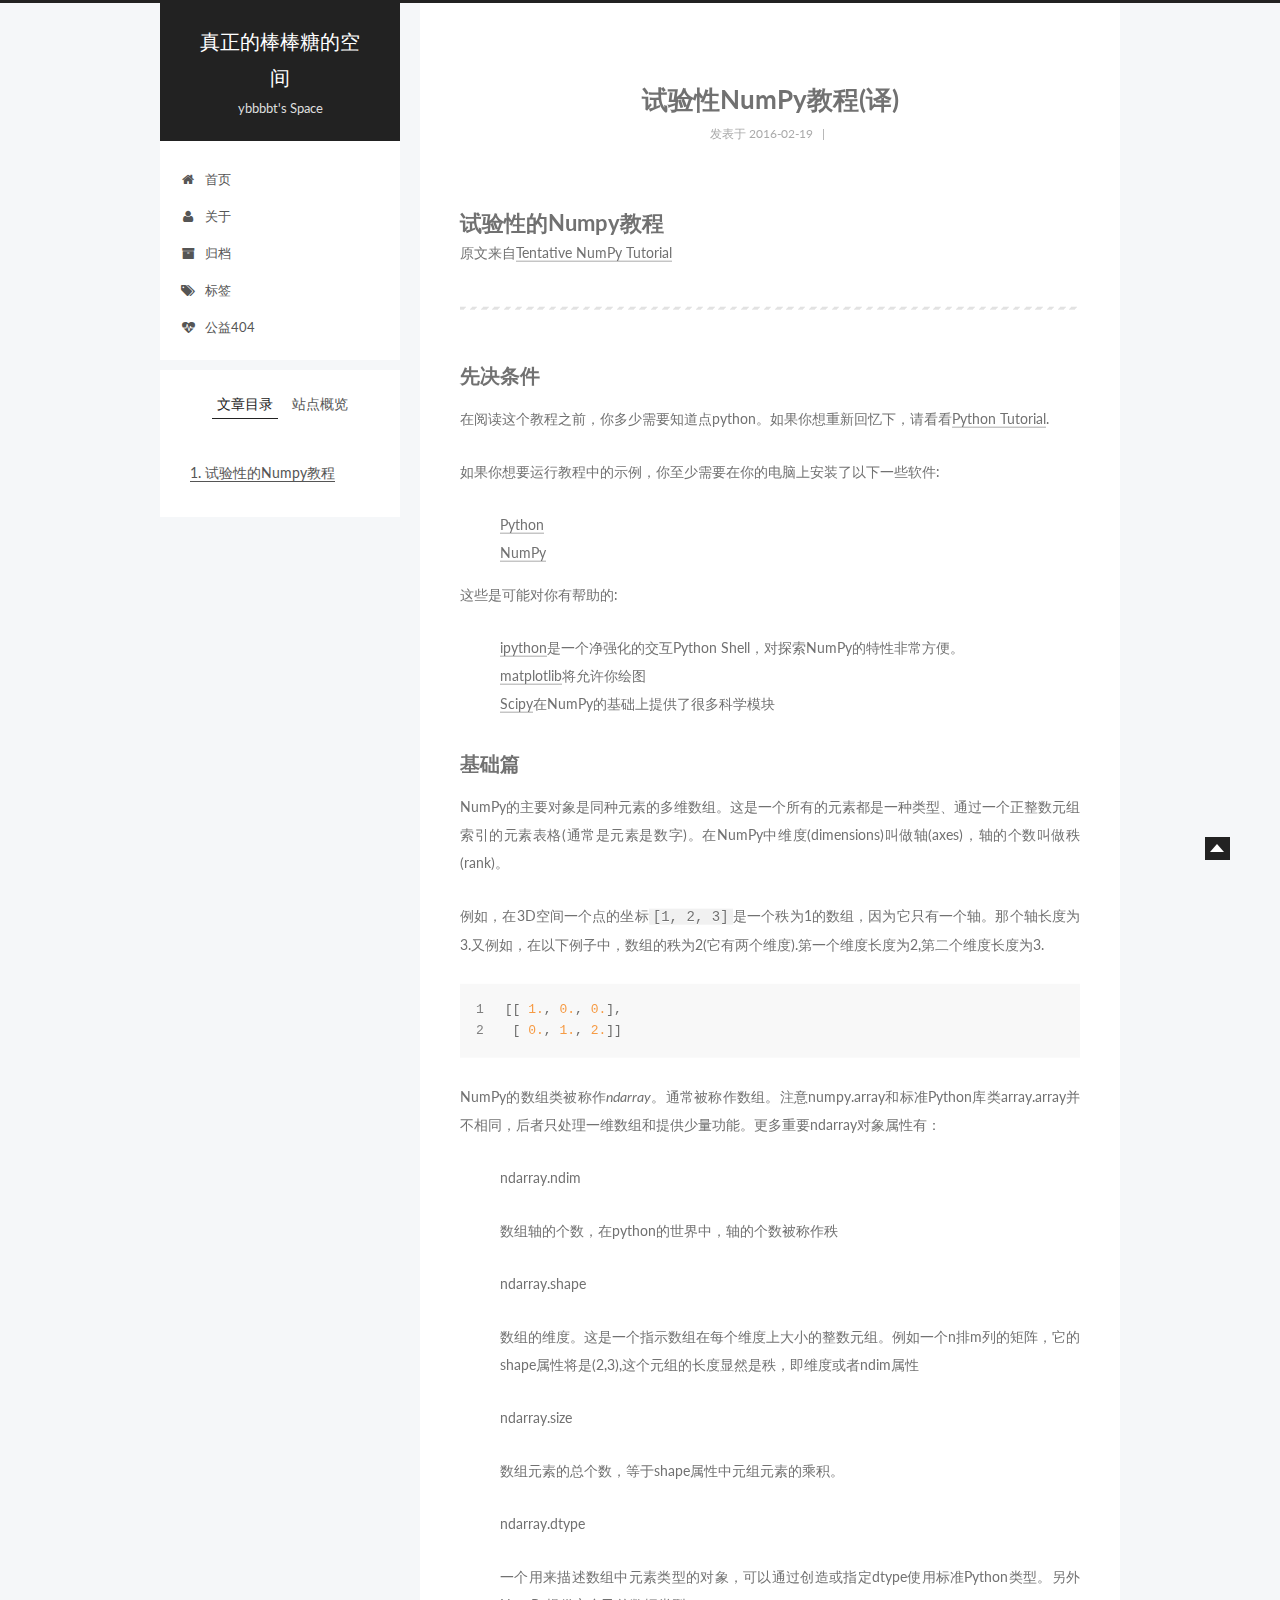
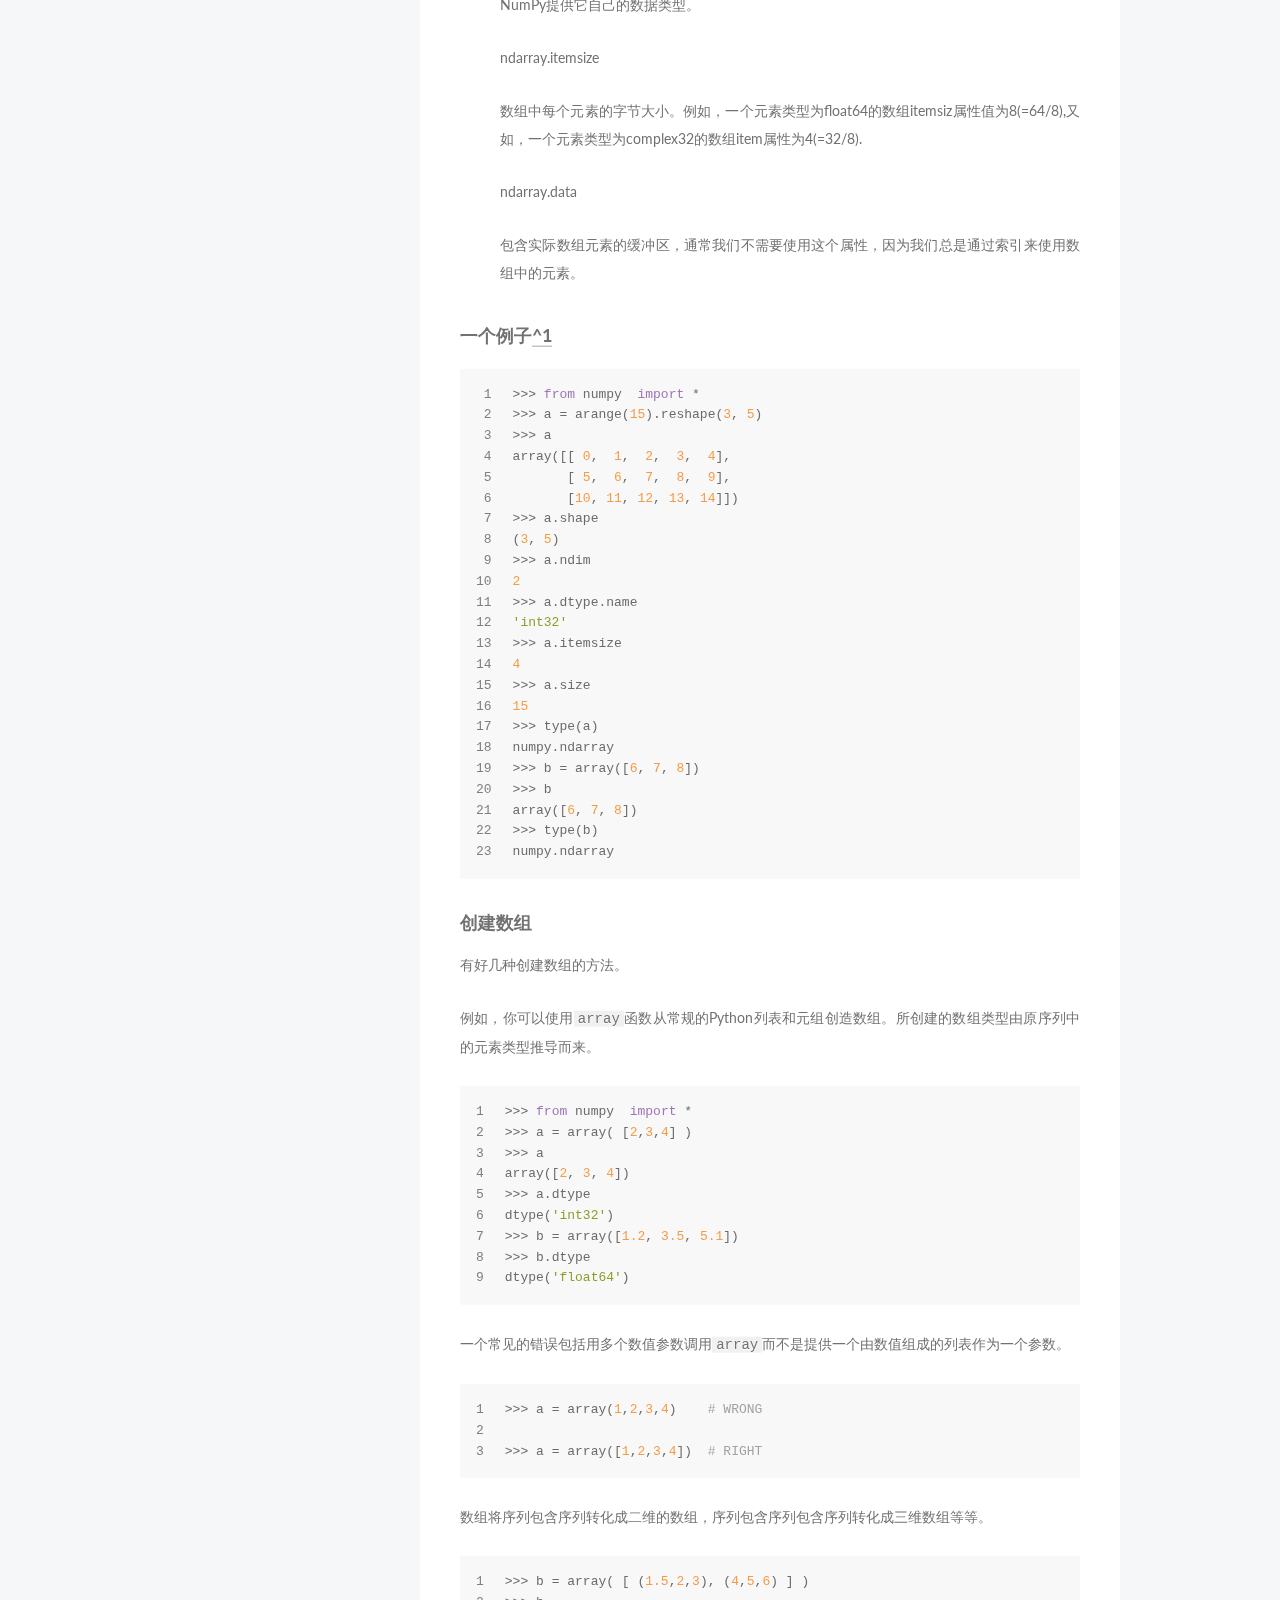
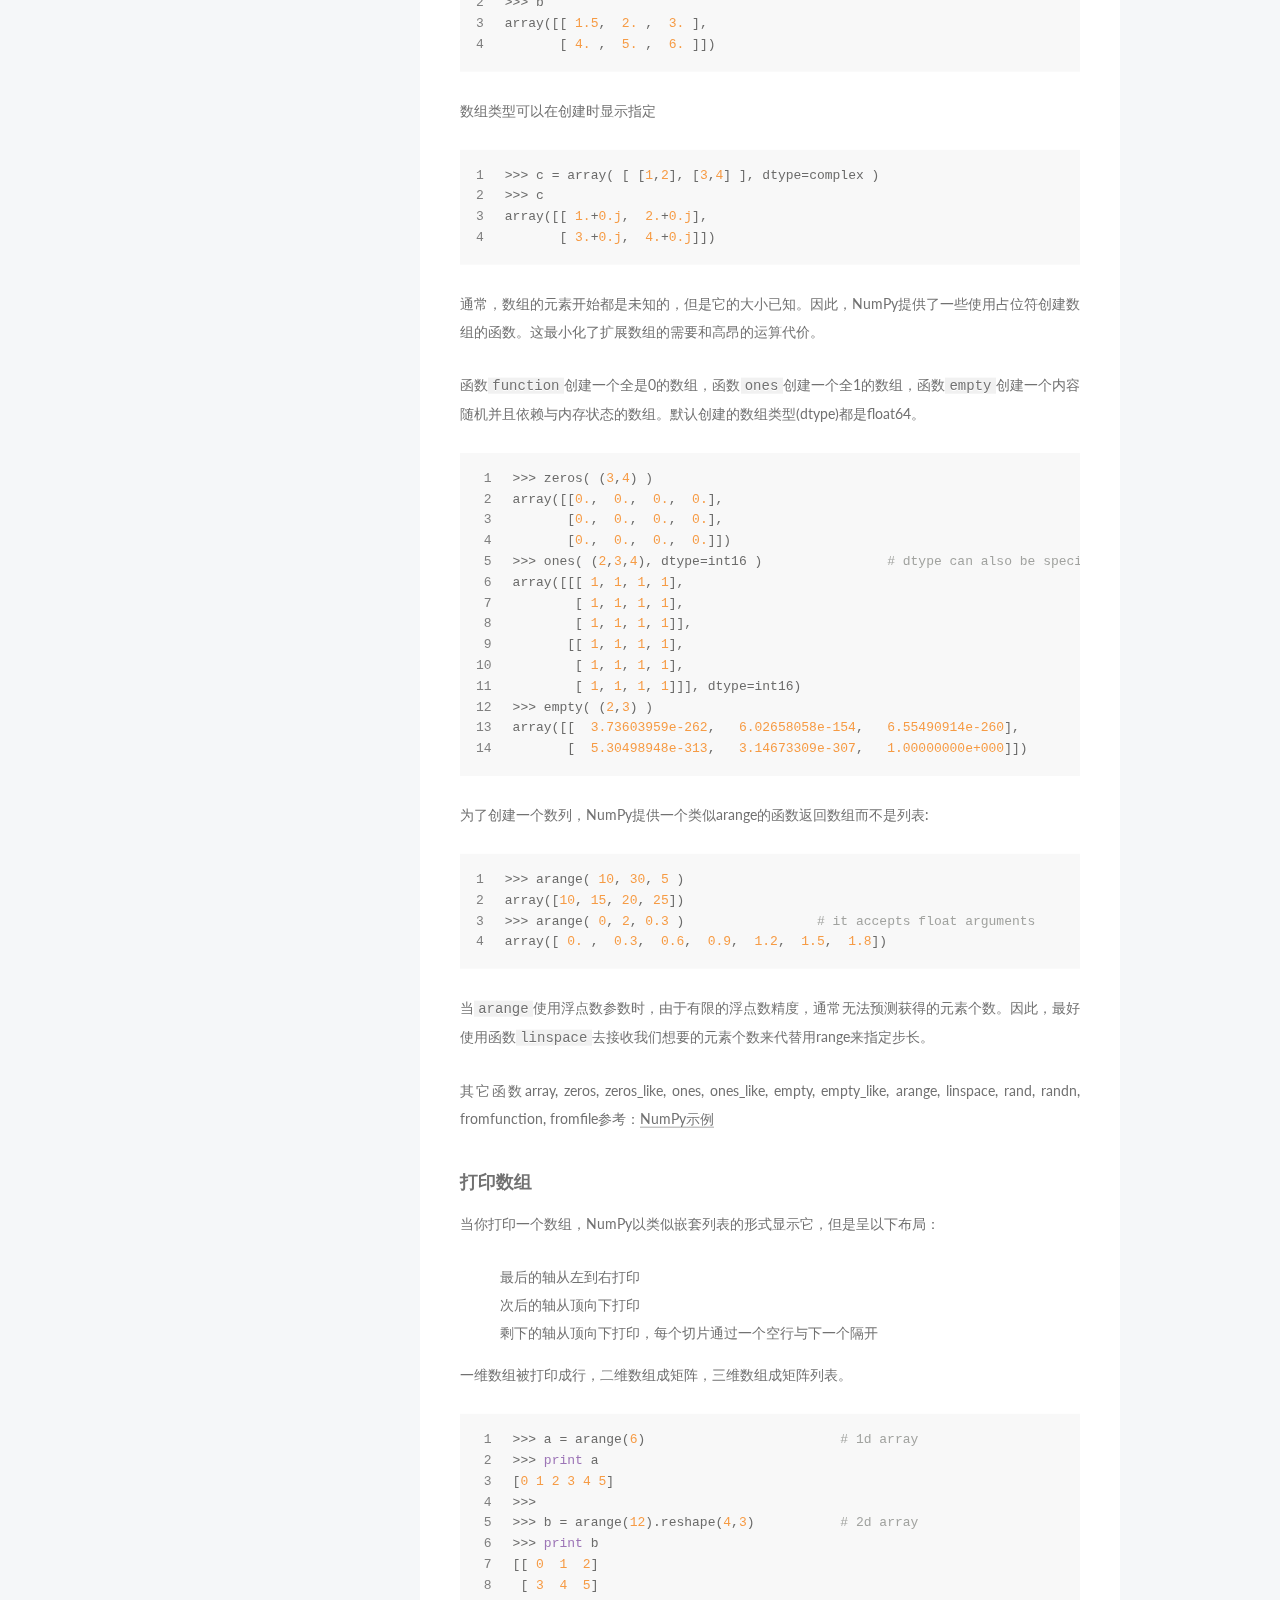
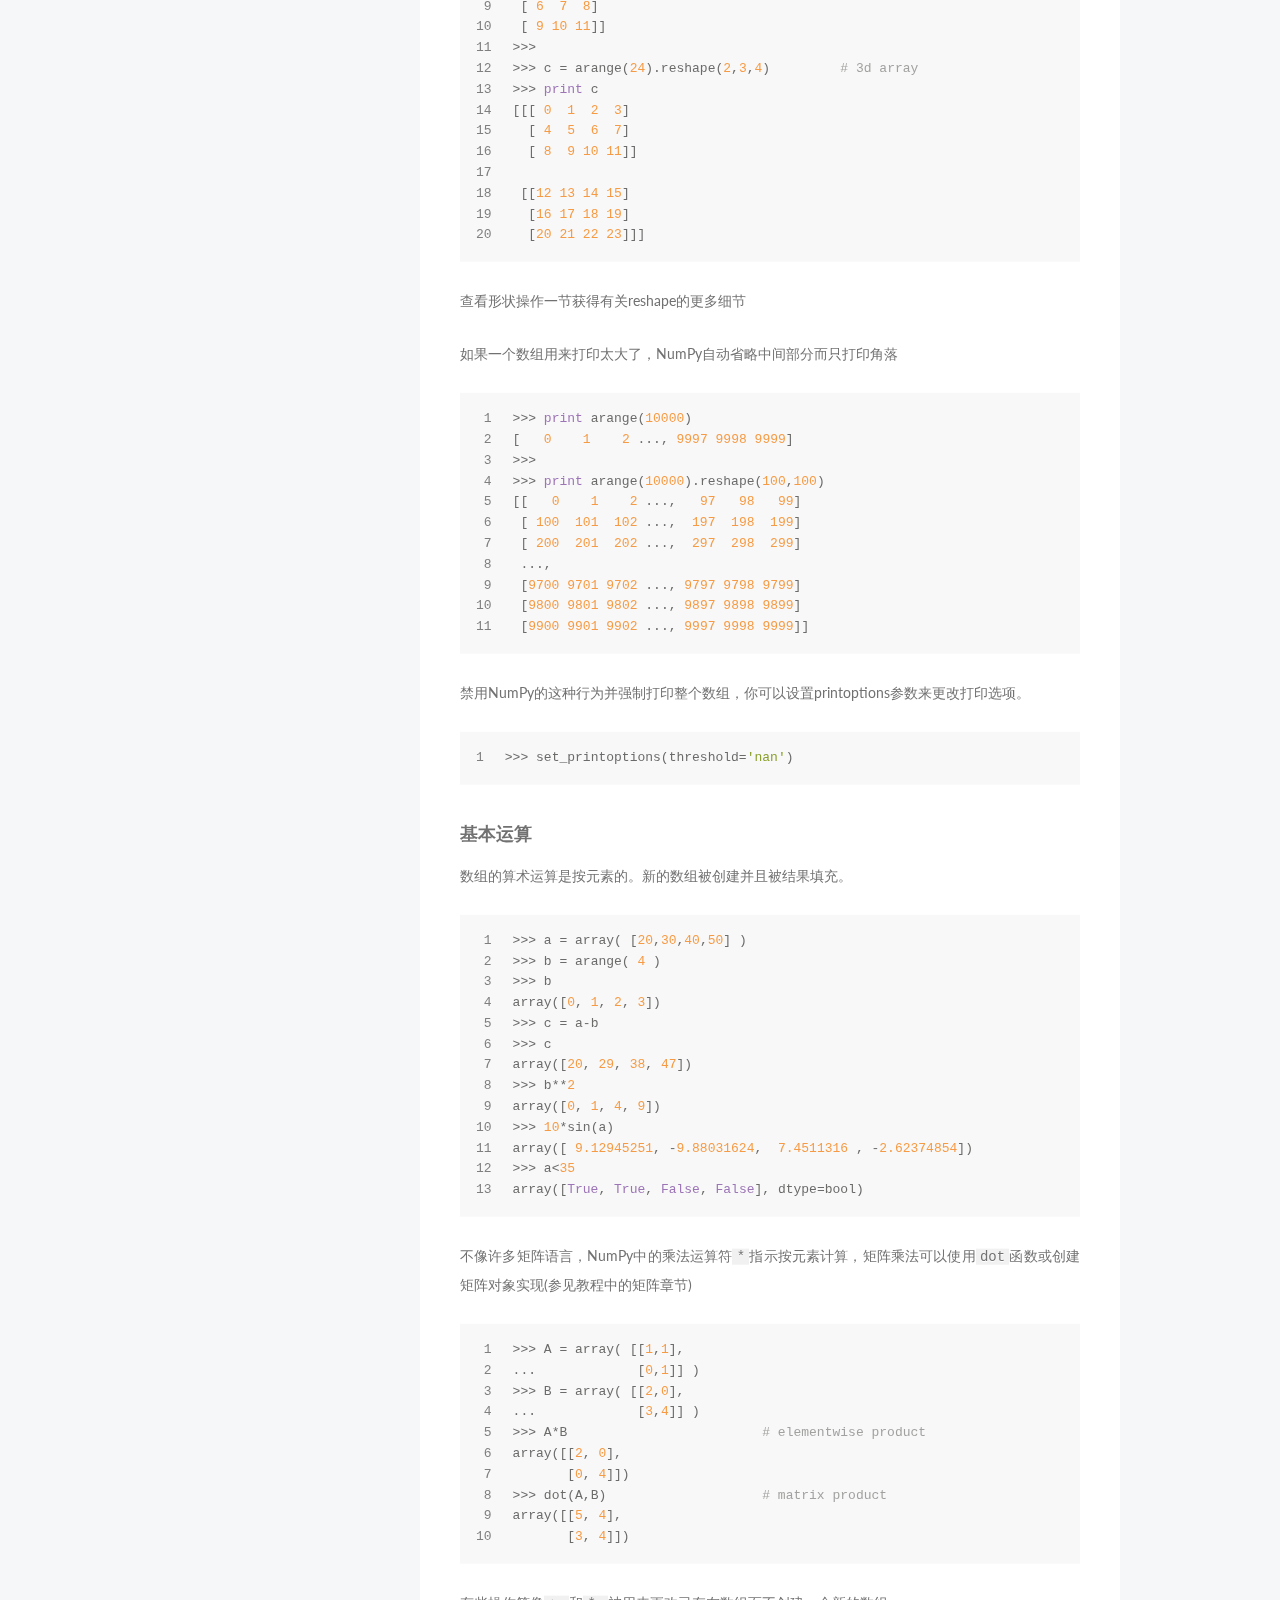
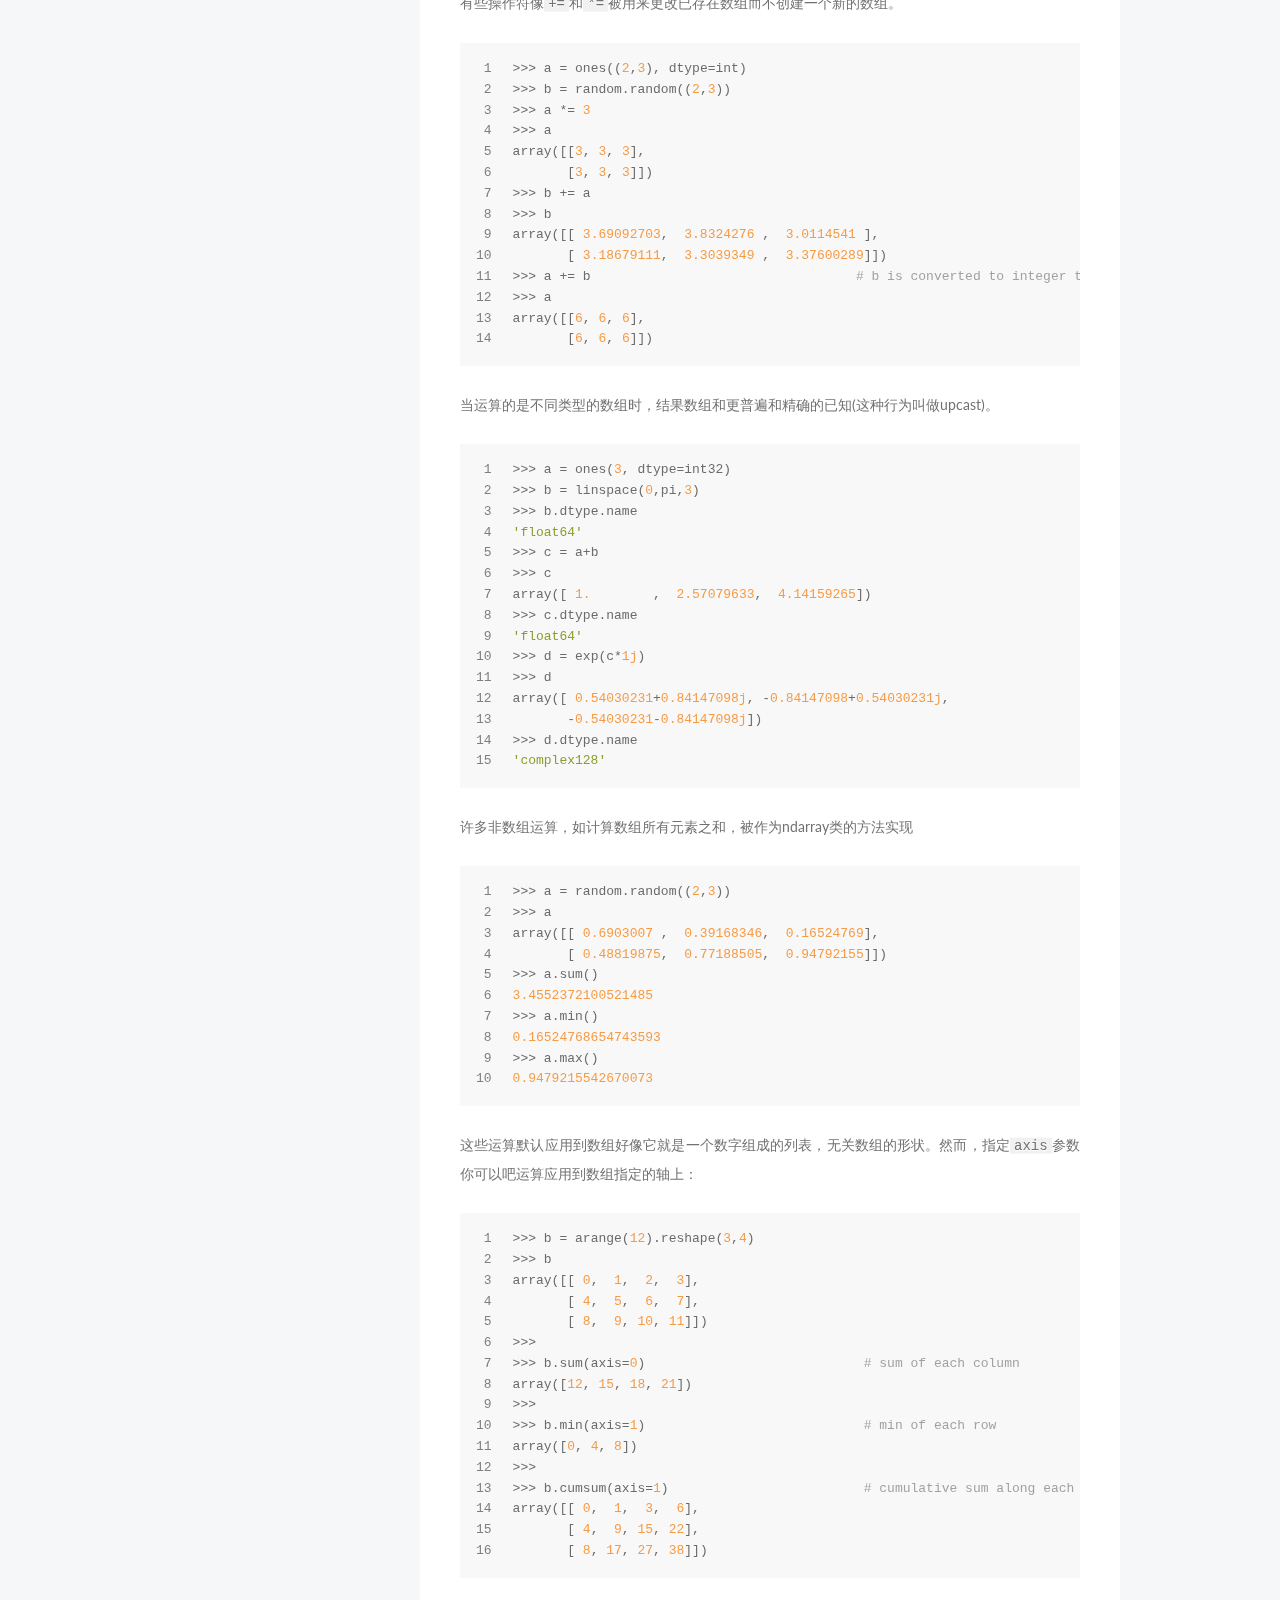
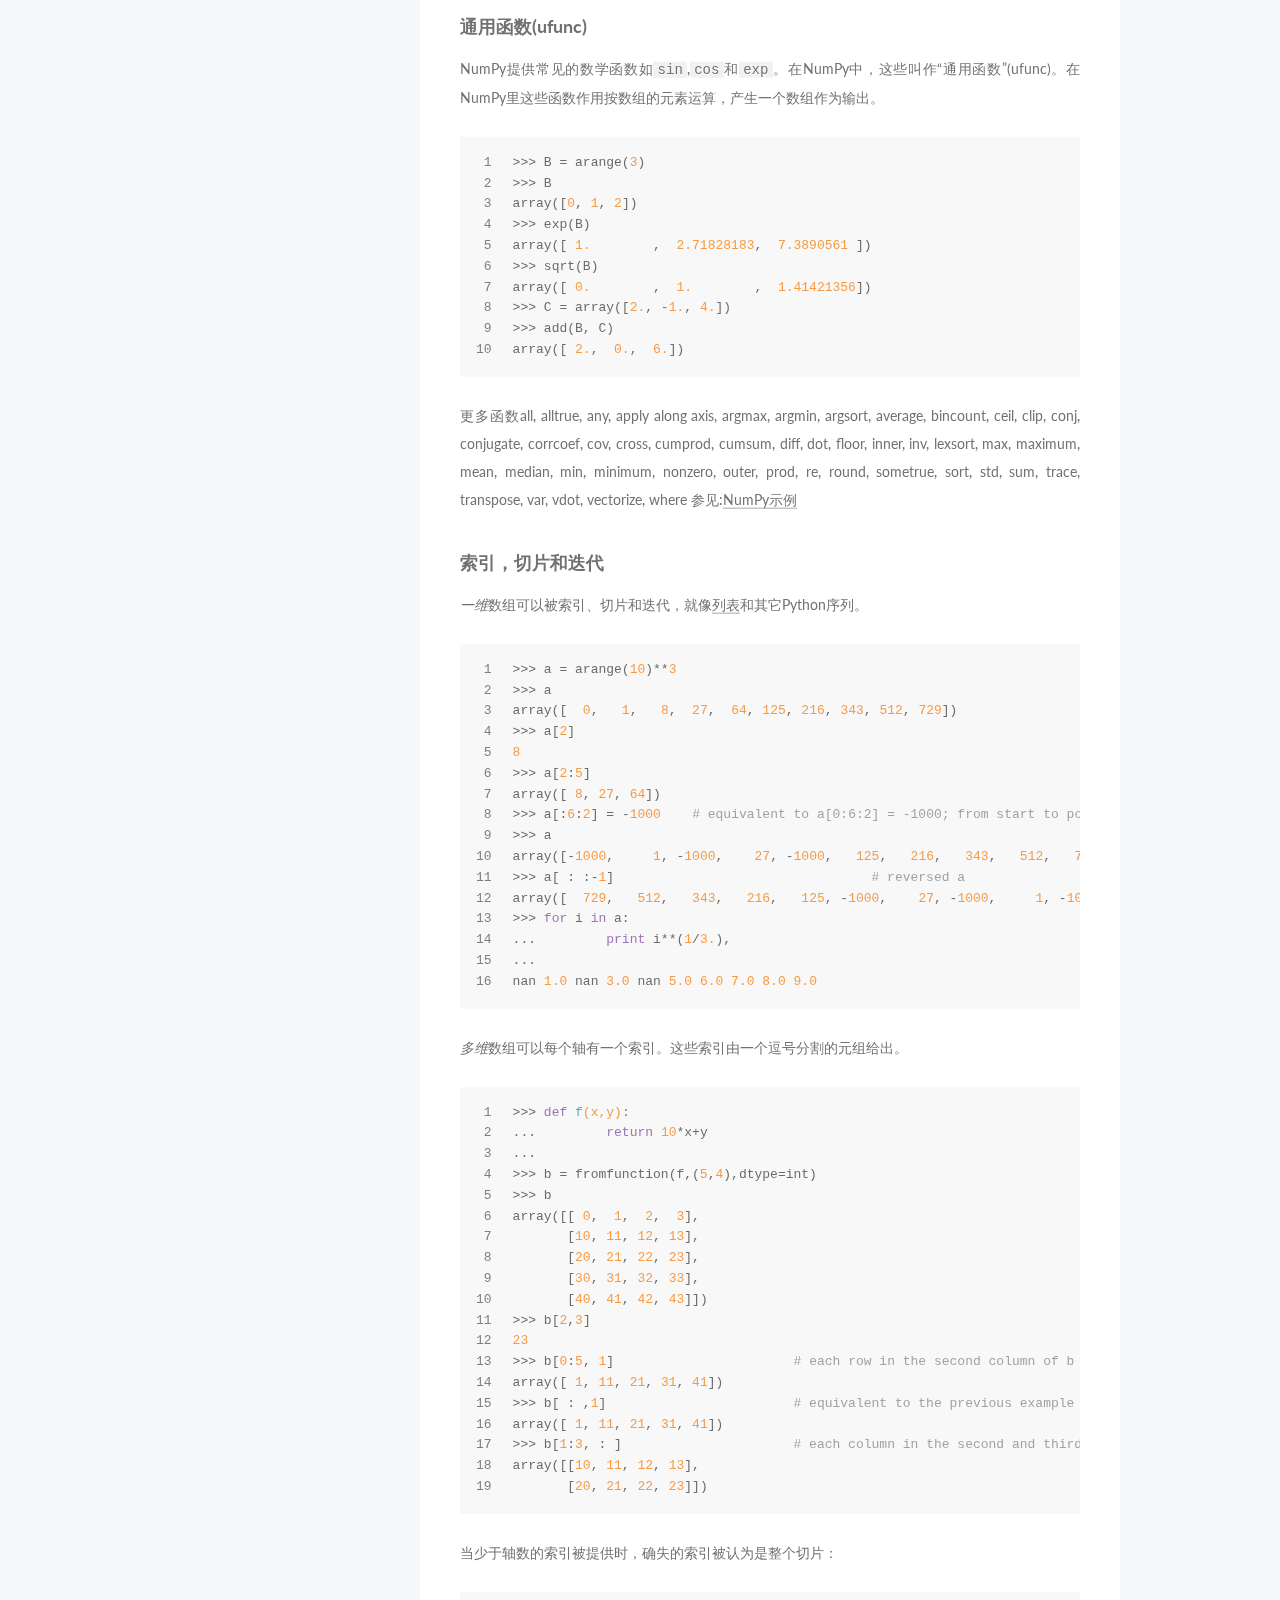
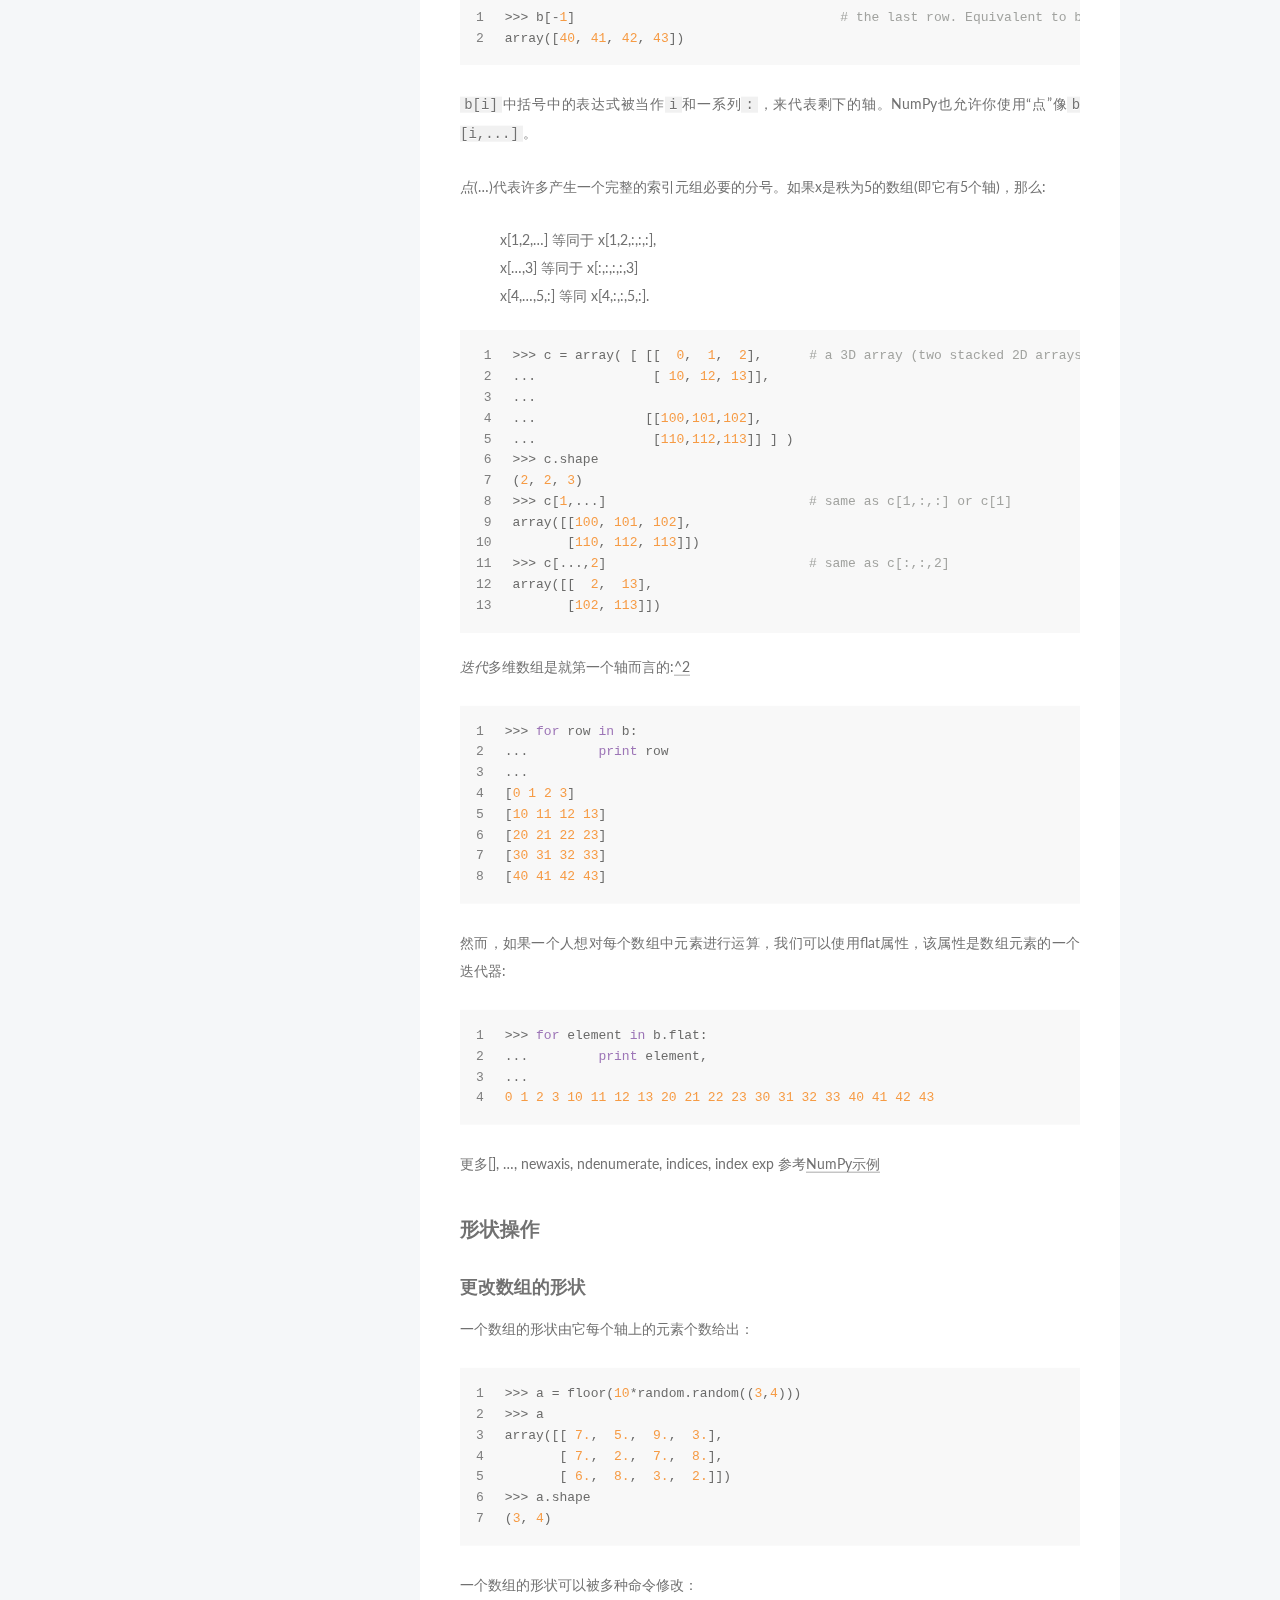
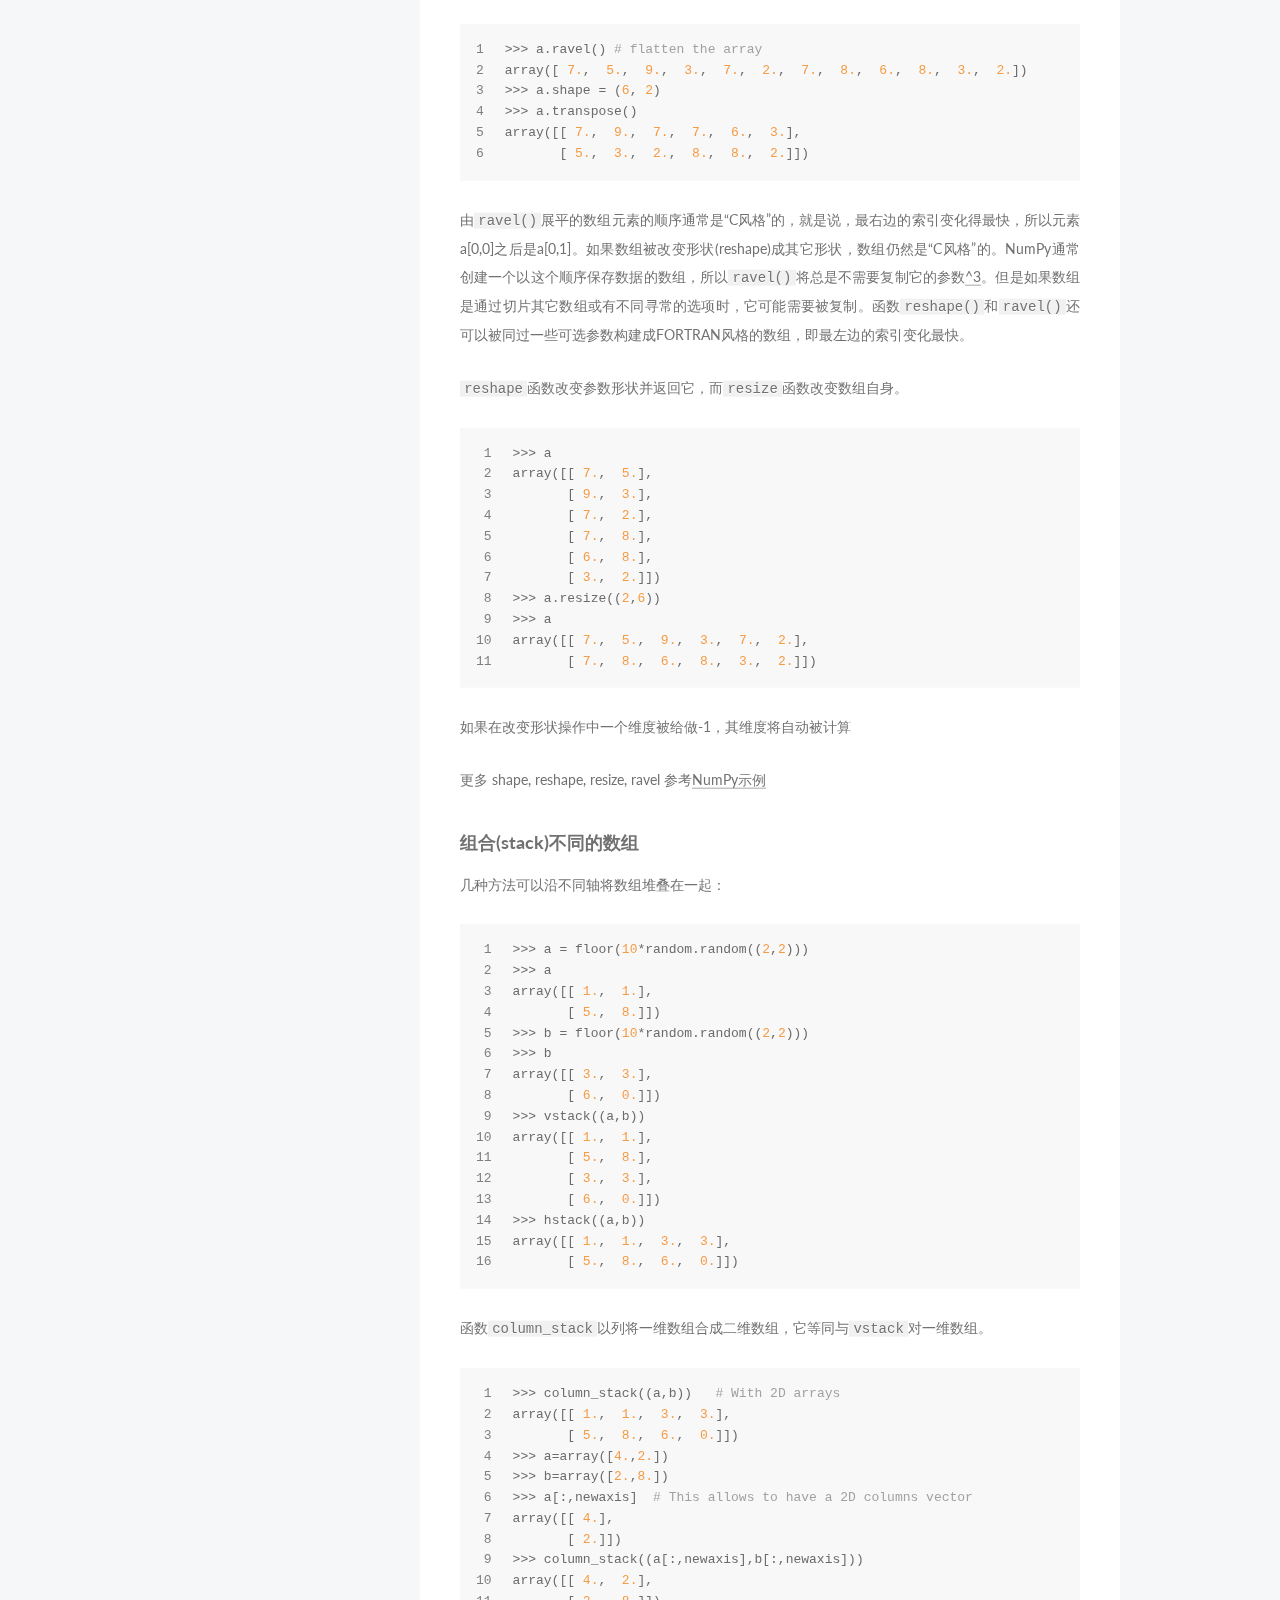
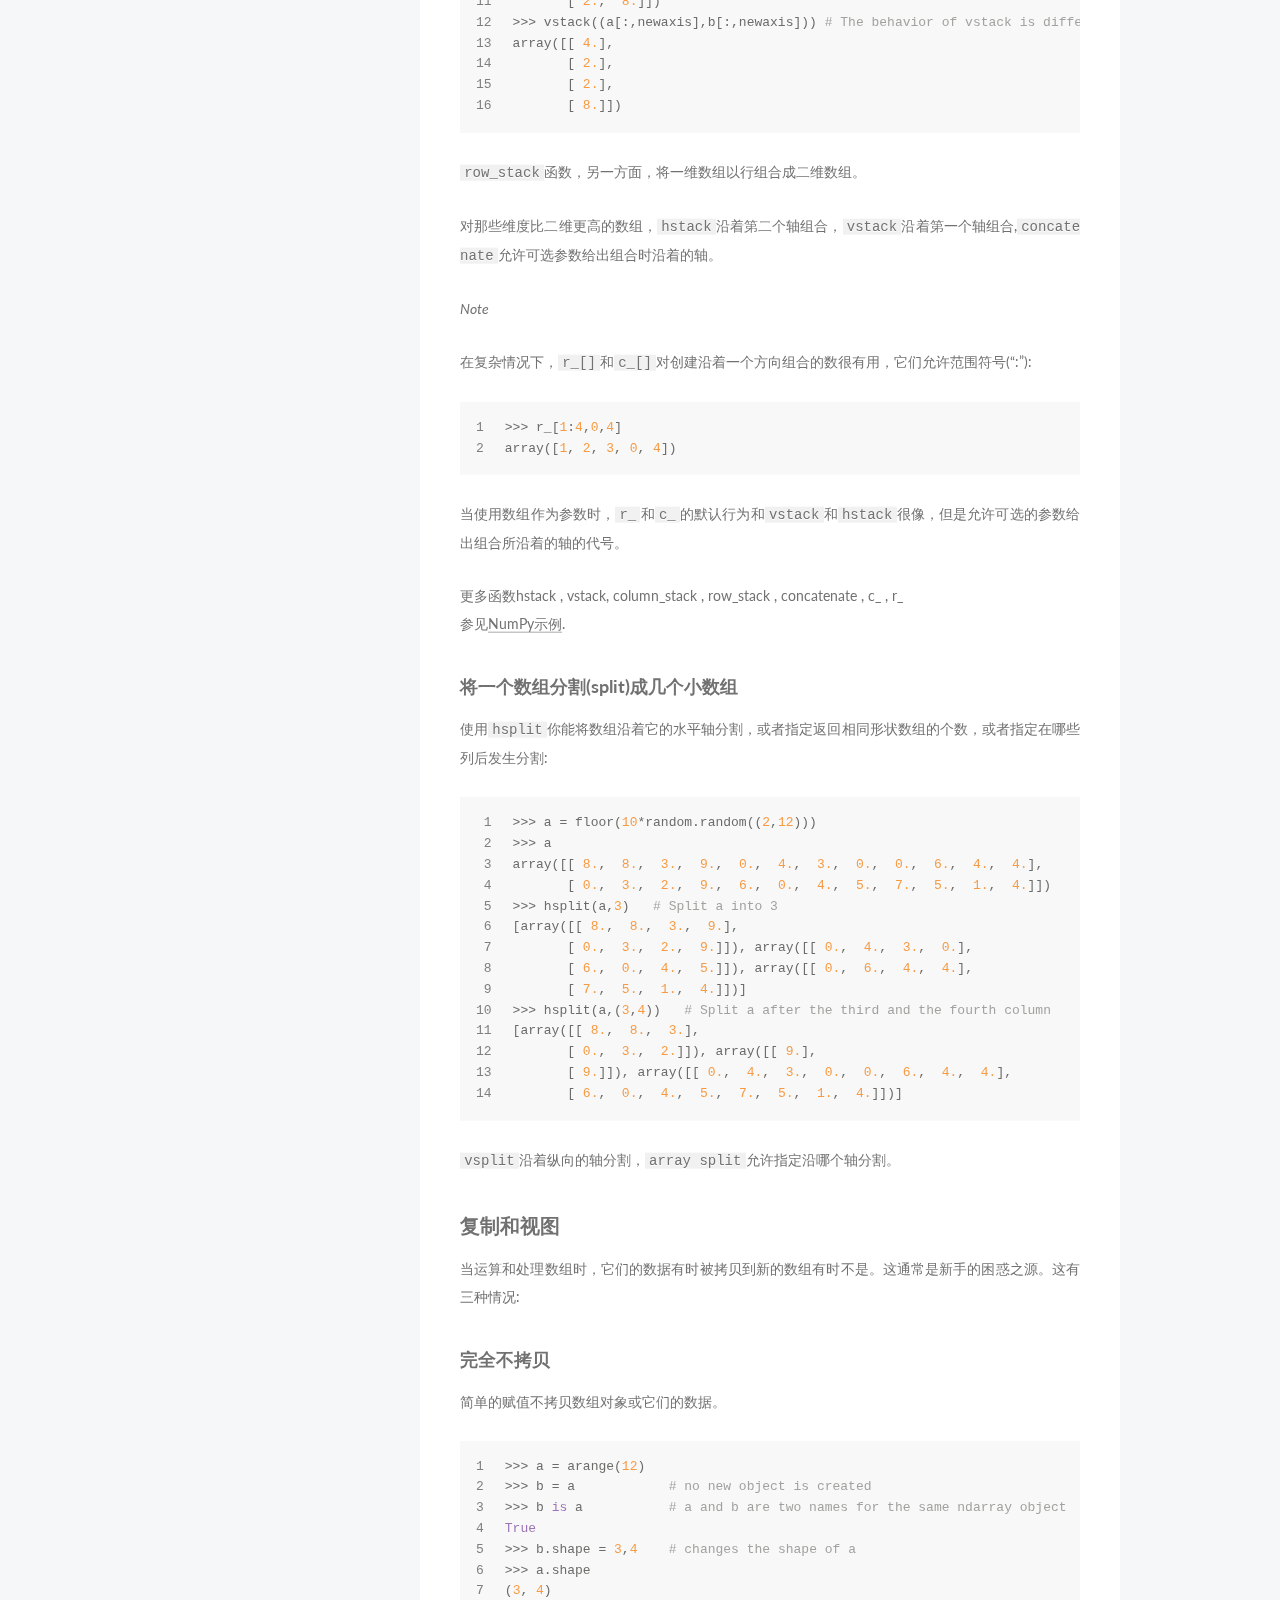
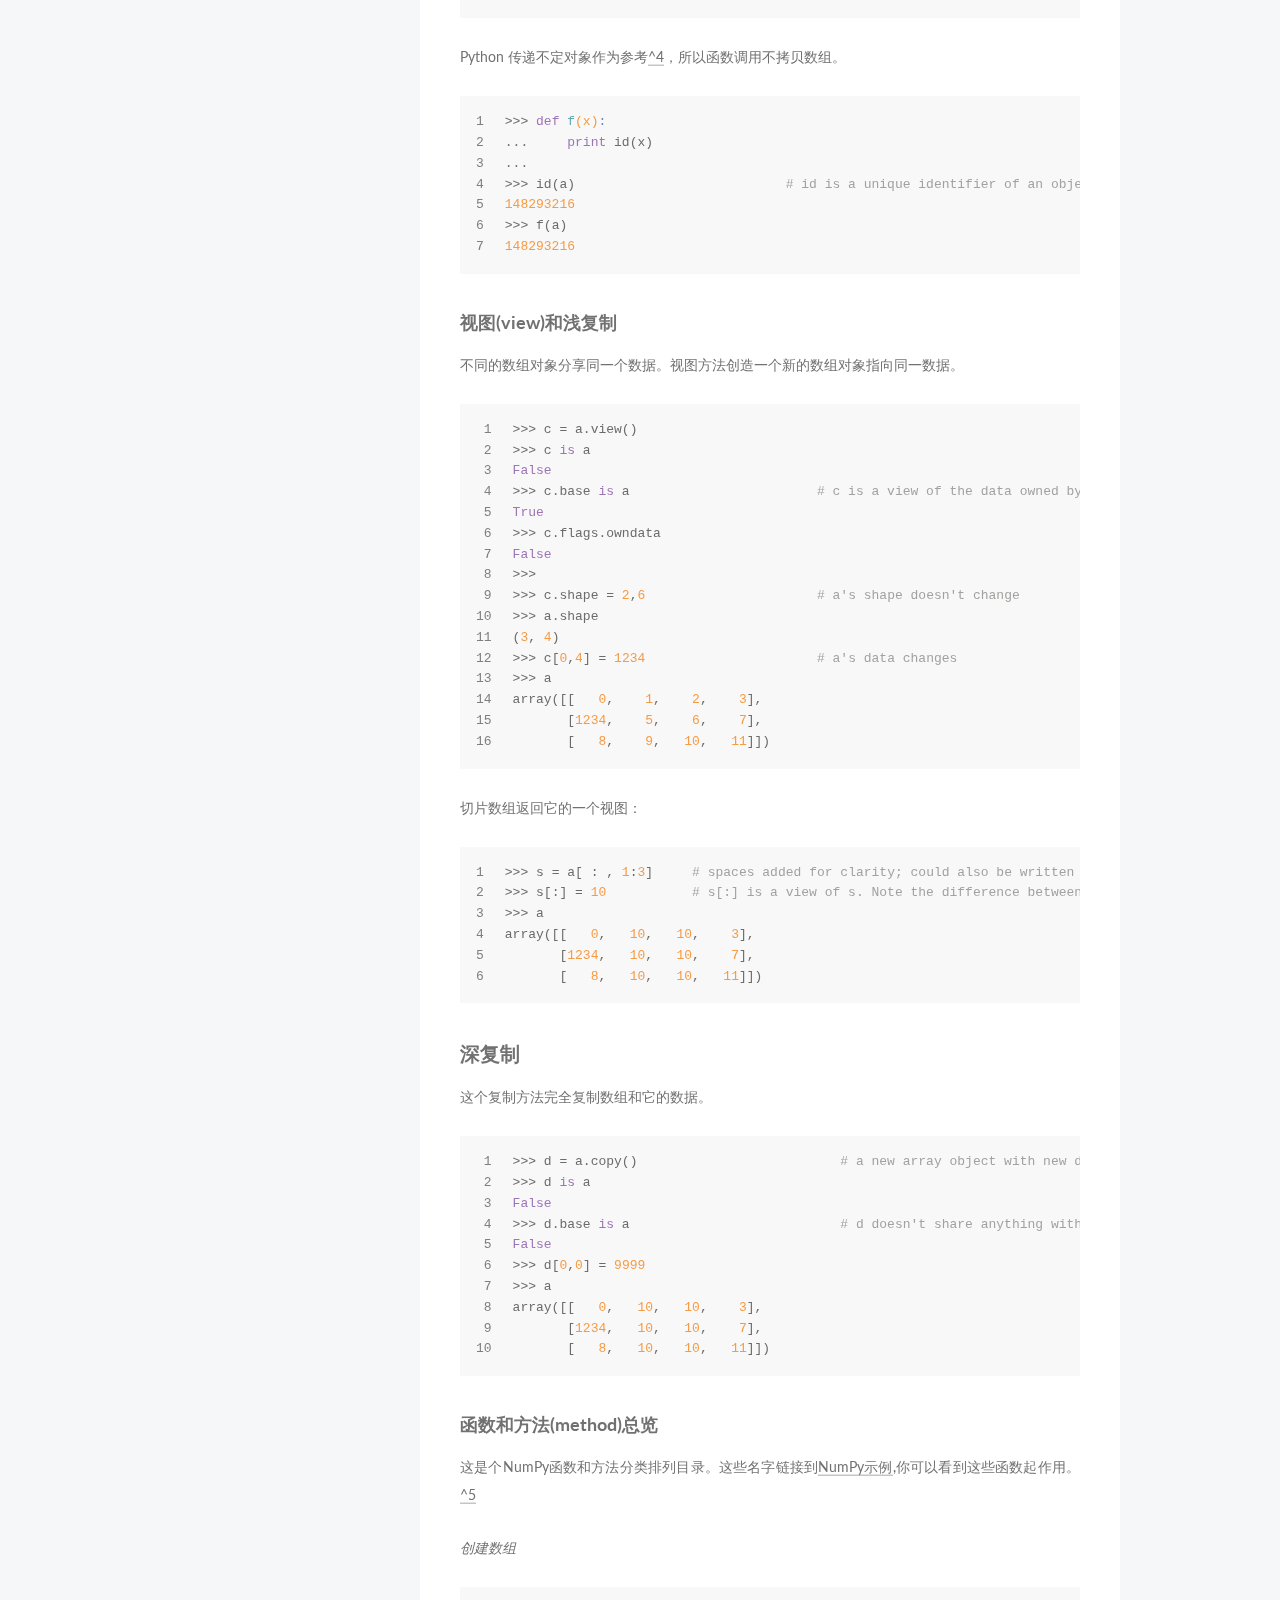
<file: 2016/02/19/试验性NumPy教程(译)/index.html>
<!doctype html>



  


<html class="theme-next pisces use-motion">
<head>
  <meta charset="UTF-8"/>
<meta http-equiv="X-UA-Compatible" content="IE=edge,chrome=1" />
<meta name="viewport" content="width=device-width, initial-scale=1, maximum-scale=1"/>



<meta http-equiv="Cache-Control" content="no-transform" />
<meta http-equiv="Cache-Control" content="no-siteapp" />












  <link href="/vendors/fancybox/source/jquery.fancybox.css?v=2.1.5" rel="stylesheet" type="text/css"/>




  <link href="//fonts.googleapis.com/css?family=Lato:300,400,700,400italic&subset=latin,latin-ext" rel="stylesheet" type="text/css">



<link href="/vendors/font-awesome/css/font-awesome.min.css?v=4.4.0" rel="stylesheet" type="text/css" />

<link href="/css/main.css?v=0.5.0" rel="stylesheet" type="text/css" />


  <meta name="keywords" content="numpy,python," />








  <link rel="shortcut icon" type="image/x-icon" href="/favicon.ico?v=0.5.0" />






<meta name="description" content="试验性的Numpy教程原文来自Tentative NumPy Tutorial

先决条件在阅读这个教程之前，你多少需要知道点python。如果你想重新回忆下，请看看Python Tutorial.
如果你想要运行教程中的示例，你至少需要在你的电脑上安装了以下一些软件:

Python
NumPy

这些是可能对你有帮助的:

ipython是一个净强化的交互Python Shell，对探索Num">
<meta property="og:type" content="article">
<meta property="og:title" content="试验性NumPy教程(译)">
<meta property="og:url" content="http://ybbbbt.cn/2016/02/19/试验性NumPy教程(译)/index.html">
<meta property="og:site_name" content="真正的棒棒糖的空间">
<meta property="og:description" content="试验性的Numpy教程原文来自Tentative NumPy Tutorial

先决条件在阅读这个教程之前，你多少需要知道点python。如果你想重新回忆下，请看看Python Tutorial.
如果你想要运行教程中的示例，你至少需要在你的电脑上安装了以下一些软件:

Python
NumPy

这些是可能对你有帮助的:

ipython是一个净强化的交互Python Shell，对探索Num">
<meta property="og:updated_time" content="2016-02-19T13:03:55.290Z">
<meta name="twitter:card" content="summary">
<meta name="twitter:title" content="试验性NumPy教程(译)">
<meta name="twitter:description" content="试验性的Numpy教程原文来自Tentative NumPy Tutorial

先决条件在阅读这个教程之前，你多少需要知道点python。如果你想重新回忆下，请看看Python Tutorial.
如果你想要运行教程中的示例，你至少需要在你的电脑上安装了以下一些软件:

Python
NumPy

这些是可能对你有帮助的:

ipython是一个净强化的交互Python Shell，对探索Num">



<script type="text/javascript" id="hexo.configuration">
  var NexT = window.NexT || {};
  var CONFIG = {
    scheme: 'Pisces',
    sidebar: {"position":"left","display":"post"},
    fancybox: true,
    motion: true,
    duoshuo: {
      userId: 0,
      author: '博主'
    }
  };
</script>

  <title> 试验性NumPy教程(译) | 真正的棒棒糖的空间 </title>
</head>

<body itemscope itemtype="http://schema.org/WebPage" lang="zh-Hans">

  


<script>
  (function(i,s,o,g,r,a,m){i['GoogleAnalyticsObject']=r;i[r]=i[r]||function(){
            (i[r].q=i[r].q||[]).push(arguments)},i[r].l=1*new Date();a=s.createElement(o),
          m=s.getElementsByTagName(o)[0];a.async=1;a.src=g;m.parentNode.insertBefore(a,m)
  })(window,document,'script','//www.google-analytics.com/analytics.js','ga');
  ga('create', '73959513-1', 'auto');
  ga('send', 'pageview');
</script>


  <script type="text/javascript">
    var _hmt = _hmt || [];
    (function() {
      var hm = document.createElement("script");
      hm.src = "//hm.baidu.com/hm.js?123025f8f36ea25a81efbe0040fbffaa";
      var s = document.getElementsByTagName("script")[0];
      s.parentNode.insertBefore(hm, s);
    })();
  </script>






  
  
    
  

  <div class="container one-collumn sidebar-position-left page-post-detail ">
    <div class="headband"></div>

    <header id="header" class="header" itemscope itemtype="http://schema.org/WPHeader">
      <div class="header-inner"><div class="site-meta ">
  

  <div class="custom-logo-site-title">
    <a href="/"  class="brand" rel="start">
      <span class="logo-line-before"><i></i></span>
      <span class="site-title">真正的棒棒糖的空间</span>
      <span class="logo-line-after"><i></i></span>
    </a>
  </div>
  <p class="site-subtitle">ybbbbt's Space</p>
</div>

<div class="site-nav-toggle">
  <button>
    <span class="btn-bar"></span>
    <span class="btn-bar"></span>
    <span class="btn-bar"></span>
  </button>
</div>

<nav class="site-nav">
  

  
    <ul id="menu" class="menu ">
      
        
        <li class="menu-item menu-item-home">
          <a href="/" rel="section">
            
              <i class="menu-item-icon fa fa-home fa-fw"></i> <br />
            
            首页
          </a>
        </li>
      
        
        <li class="menu-item menu-item-about">
          <a href="/about" rel="section">
            
              <i class="menu-item-icon fa fa-user fa-fw"></i> <br />
            
            关于
          </a>
        </li>
      
        
        <li class="menu-item menu-item-archives">
          <a href="/archives" rel="section">
            
              <i class="menu-item-icon fa fa-archive fa-fw"></i> <br />
            
            归档
          </a>
        </li>
      
        
        <li class="menu-item menu-item-tags">
          <a href="/tags" rel="section">
            
              <i class="menu-item-icon fa fa-tags fa-fw"></i> <br />
            
            标签
          </a>
        </li>
      
        
        <li class="menu-item menu-item-commonweal">
          <a href="/404.html" rel="section">
            
              <i class="menu-item-icon fa fa-heartbeat fa-fw"></i> <br />
            
            公益404
          </a>
        </li>
      

      
      
      
    </ul>
  

  
</nav>

 </div>
    </header>

    <main id="main" class="main">
      <div class="main-inner">
        <div class="content-wrap">
          <div id="content" class="content">
            

  <div id="posts" class="posts-expand">
    

  
  

  
  
  

  <article class="post post-type-normal " itemscope itemtype="http://schema.org/Article">

    
      <header class="post-header">

        
        
          <h1 class="post-title" itemprop="name headline">
            
            
              
                试验性NumPy教程(译)
              
            
          </h1>
        

        <div class="post-meta">
          <span class="post-time">
            <span class="post-meta-item-icon">
              <i class="fa fa-calendar-o"></i>
            </span>
            <span class="post-meta-item-text">发表于</span>
            <time itemprop="dateCreated" datetime="2016-02-19T21:03:55+08:00" content="2016-02-19">
              2016-02-19
            </time>
          </span>

          

          
            
              <span class="post-comments-count">
                &nbsp; | &nbsp;
                <a href="/2016/02/19/试验性NumPy教程(译)/#comments" itemprop="discussionUrl">
                  <span class="post-comments-count ds-thread-count" data-thread-key="2016/02/19/试验性NumPy教程(译)/" itemprop="commentsCount"></span>
                </a>
              </span>
            
          

          

          
          
        </div>
      </header>
    


    <div class="post-body" itemprop="articleBody">

      
      

      
        <h1 id="试验性的Numpy教程"><a href="#试验性的Numpy教程" class="headerlink" title="试验性的Numpy教程"></a>试验性的Numpy教程</h1><p>原文来自<a href="http://scipy.org/Tentative_NumPy_Tutorial" target="_blank" rel="external">Tentative NumPy Tutorial</a></p>
<hr>
<h2 id="先决条件"><a href="#先决条件" class="headerlink" title="先决条件"></a>先决条件</h2><p>在阅读这个教程之前，你多少需要知道点python。如果你想重新回忆下，请看看<a href="http://docs.python.org/tut/" target="_blank" rel="external">Python Tutorial</a>.</p>
<p>如果你想要运行教程中的示例，你至少需要在你的电脑上安装了以下一些软件:</p>
<ul>
<li><a href="http://www.python.org/" target="_blank" rel="external">Python</a></li>
<li><a href="http://numpy.scipy.org/" target="_blank" rel="external">NumPy</a></li>
</ul>
<p>这些是可能对你有帮助的:</p>
<ul>
<li><a href="http://ipython.scipy.org/" target="_blank" rel="external">ipython</a>是一个净强化的交互Python Shell，对探索NumPy的特性非常方便。</li>
<li><a href="http://matplotlib.sourceforge.net/" target="_blank" rel="external">matplotlib</a>将允许你绘图</li>
<li><a href="http://scipy.org/" target="_blank" rel="external">Scipy</a>在NumPy的基础上提供了很多科学模块</li>
</ul>
<h2 id="基础篇"><a href="#基础篇" class="headerlink" title="基础篇"></a>基础篇</h2><p>NumPy的主要对象是同种元素的多维数组。这是一个所有的元素都是一种类型、通过一个正整数元组索引的元素表格(通常是元素是数字)。在NumPy中维度(dimensions)叫做轴(axes)，轴的个数叫做秩(rank)。</p>
<p>例如，在3D空间一个点的坐标<code>[1, 2, 3]</code>是一个秩为1的数组，因为它只有一个轴。那个轴长度为3.又例如，在以下例子中，数组的秩为2(它有两个维度).第一个维度长度为2,第二个维度长度为3.<br><figure class="highlight python"><table><tr><td class="gutter"><pre><span class="line">1</span><br><span class="line">2</span><br></pre></td><td class="code"><pre><span class="line">[[ <span class="number">1.</span>, <span class="number">0.</span>, <span class="number">0.</span>],</span><br><span class="line"> [ <span class="number">0.</span>, <span class="number">1.</span>, <span class="number">2.</span>]]</span><br></pre></td></tr></table></figure></p>
<p>NumPy的数组类被称作<em>ndarray</em>。通常被称作数组。注意numpy.array和标准Python库类array.array并不相同，后者只处理一维数组和提供少量功能。更多重要ndarray对象属性有：</p>
<ul>
<li><p>ndarray.ndim</p>
<p>数组轴的个数，在python的世界中，轴的个数被称作秩</p>
</li>
<li><p>ndarray.shape</p>
<p>数组的维度。这是一个指示数组在每个维度上大小的整数元组。例如一个n排m列的矩阵，它的shape属性将是(2,3),这个元组的长度显然是秩，即维度或者ndim属性</p>
</li>
<li><p>ndarray.size</p>
<p>数组元素的总个数，等于shape属性中元组元素的乘积。</p>
</li>
<li><p>ndarray.dtype</p>
<p>一个用来描述数组中元素类型的对象，可以通过创造或指定dtype使用标准Python类型。另外NumPy提供它自己的数据类型。</p>
</li>
<li><p>ndarray.itemsize</p>
<p>数组中每个元素的字节大小。例如，一个元素类型为float64的数组itemsiz属性值为8(=64/8),又如，一个元素类型为complex32的数组item属性为4(=32/8).</p>
</li>
<li><p>ndarray.data</p>
<p>包含实际数组元素的缓冲区，通常我们不需要使用这个属性，因为我们总是通过索引来使用数组中的元素。</p>
</li>
</ul>
<h3 id="一个例子-1"><a href="#一个例子-1" class="headerlink" title="一个例子^1"></a>一个例子<a href="在python的交互环境或ipython中">^1</a></h3><figure class="highlight python"><table><tr><td class="gutter"><pre><span class="line">1</span><br><span class="line">2</span><br><span class="line">3</span><br><span class="line">4</span><br><span class="line">5</span><br><span class="line">6</span><br><span class="line">7</span><br><span class="line">8</span><br><span class="line">9</span><br><span class="line">10</span><br><span class="line">11</span><br><span class="line">12</span><br><span class="line">13</span><br><span class="line">14</span><br><span class="line">15</span><br><span class="line">16</span><br><span class="line">17</span><br><span class="line">18</span><br><span class="line">19</span><br><span class="line">20</span><br><span class="line">21</span><br><span class="line">22</span><br><span class="line">23</span><br></pre></td><td class="code"><pre><span class="line"><span class="prompt">&gt;&gt;&gt; </span><span class="keyword">from</span> numpy  <span class="keyword">import</span> *</span><br><span class="line"><span class="prompt">&gt;&gt;&gt; </span>a = arange(<span class="number">15</span>).reshape(<span class="number">3</span>, <span class="number">5</span>)</span><br><span class="line"><span class="prompt">&gt;&gt;&gt; </span>a</span><br><span class="line">array([[ <span class="number">0</span>,  <span class="number">1</span>,  <span class="number">2</span>,  <span class="number">3</span>,  <span class="number">4</span>],</span><br><span class="line">       [ <span class="number">5</span>,  <span class="number">6</span>,  <span class="number">7</span>,  <span class="number">8</span>,  <span class="number">9</span>],</span><br><span class="line">       [<span class="number">10</span>, <span class="number">11</span>, <span class="number">12</span>, <span class="number">13</span>, <span class="number">14</span>]])</span><br><span class="line"><span class="prompt">&gt;&gt;&gt; </span>a.shape</span><br><span class="line">(<span class="number">3</span>, <span class="number">5</span>)</span><br><span class="line"><span class="prompt">&gt;&gt;&gt; </span>a.ndim</span><br><span class="line"><span class="number">2</span></span><br><span class="line"><span class="prompt">&gt;&gt;&gt; </span>a.dtype.name</span><br><span class="line"><span class="string">'int32'</span></span><br><span class="line"><span class="prompt">&gt;&gt;&gt; </span>a.itemsize</span><br><span class="line"><span class="number">4</span></span><br><span class="line"><span class="prompt">&gt;&gt;&gt; </span>a.size</span><br><span class="line"><span class="number">15</span></span><br><span class="line"><span class="prompt">&gt;&gt;&gt; </span>type(a)</span><br><span class="line">numpy.ndarray</span><br><span class="line"><span class="prompt">&gt;&gt;&gt; </span>b = array([<span class="number">6</span>, <span class="number">7</span>, <span class="number">8</span>])</span><br><span class="line"><span class="prompt">&gt;&gt;&gt; </span>b</span><br><span class="line">array([<span class="number">6</span>, <span class="number">7</span>, <span class="number">8</span>])</span><br><span class="line"><span class="prompt">&gt;&gt;&gt; </span>type(b)</span><br><span class="line">numpy.ndarray</span><br></pre></td></tr></table></figure>
<h3 id="创建数组"><a href="#创建数组" class="headerlink" title="创建数组"></a>创建数组</h3><p>有好几种创建数组的方法。</p>
<p>例如，你可以使用<code>array</code>函数从常规的Python列表和元组创造数组。所创建的数组类型由原序列中的元素类型推导而来。<br><figure class="highlight python"><table><tr><td class="gutter"><pre><span class="line">1</span><br><span class="line">2</span><br><span class="line">3</span><br><span class="line">4</span><br><span class="line">5</span><br><span class="line">6</span><br><span class="line">7</span><br><span class="line">8</span><br><span class="line">9</span><br></pre></td><td class="code"><pre><span class="line"><span class="prompt">&gt;&gt;&gt; </span><span class="keyword">from</span> numpy  <span class="keyword">import</span> *</span><br><span class="line"><span class="prompt">&gt;&gt;&gt; </span>a = array( [<span class="number">2</span>,<span class="number">3</span>,<span class="number">4</span>] )</span><br><span class="line"><span class="prompt">&gt;&gt;&gt; </span>a</span><br><span class="line">array([<span class="number">2</span>, <span class="number">3</span>, <span class="number">4</span>])</span><br><span class="line"><span class="prompt">&gt;&gt;&gt; </span>a.dtype</span><br><span class="line">dtype(<span class="string">'int32'</span>)</span><br><span class="line"><span class="prompt">&gt;&gt;&gt; </span>b = array([<span class="number">1.2</span>, <span class="number">3.5</span>, <span class="number">5.1</span>])</span><br><span class="line"><span class="prompt">&gt;&gt;&gt; </span>b.dtype</span><br><span class="line">dtype(<span class="string">'float64'</span>)</span><br></pre></td></tr></table></figure></p>
<p>一个常见的错误包括用多个数值参数调用<code>array</code>而不是提供一个由数值组成的列表作为一个参数。<br><figure class="highlight python"><table><tr><td class="gutter"><pre><span class="line">1</span><br><span class="line">2</span><br><span class="line">3</span><br></pre></td><td class="code"><pre><span class="line"><span class="prompt">&gt;&gt;&gt; </span>a = array(<span class="number">1</span>,<span class="number">2</span>,<span class="number">3</span>,<span class="number">4</span>)    <span class="comment"># WRONG</span></span><br><span class="line"></span><br><span class="line"><span class="prompt">&gt;&gt;&gt; </span>a = array([<span class="number">1</span>,<span class="number">2</span>,<span class="number">3</span>,<span class="number">4</span>])  <span class="comment"># RIGHT</span></span><br></pre></td></tr></table></figure></p>
<p>数组将序列包含序列转化成二维的数组，序列包含序列包含序列转化成三维数组等等。<br><figure class="highlight python"><table><tr><td class="gutter"><pre><span class="line">1</span><br><span class="line">2</span><br><span class="line">3</span><br><span class="line">4</span><br></pre></td><td class="code"><pre><span class="line"><span class="prompt">&gt;&gt;&gt; </span>b = array( [ (<span class="number">1.5</span>,<span class="number">2</span>,<span class="number">3</span>), (<span class="number">4</span>,<span class="number">5</span>,<span class="number">6</span>) ] )</span><br><span class="line"><span class="prompt">&gt;&gt;&gt; </span>b</span><br><span class="line">array([[ <span class="number">1.5</span>,  <span class="number">2.</span> ,  <span class="number">3.</span> ],</span><br><span class="line">       [ <span class="number">4.</span> ,  <span class="number">5.</span> ,  <span class="number">6.</span> ]])</span><br></pre></td></tr></table></figure></p>
<p>数组类型可以在创建时显示指定<br><figure class="highlight python"><table><tr><td class="gutter"><pre><span class="line">1</span><br><span class="line">2</span><br><span class="line">3</span><br><span class="line">4</span><br></pre></td><td class="code"><pre><span class="line"><span class="prompt">&gt;&gt;&gt; </span>c = array( [ [<span class="number">1</span>,<span class="number">2</span>], [<span class="number">3</span>,<span class="number">4</span>] ], dtype=complex )</span><br><span class="line"><span class="prompt">&gt;&gt;&gt; </span>c</span><br><span class="line">array([[ <span class="number">1.</span>+<span class="number">0.j</span>,  <span class="number">2.</span>+<span class="number">0.j</span>],</span><br><span class="line">       [ <span class="number">3.</span>+<span class="number">0.j</span>,  <span class="number">4.</span>+<span class="number">0.j</span>]])</span><br></pre></td></tr></table></figure></p>
<p>通常，数组的元素开始都是未知的，但是它的大小已知。因此，NumPy提供了一些使用占位符创建数组的函数。这最小化了扩展数组的需要和高昂的运算代价。</p>
<p>函数<code>function</code>创建一个全是0的数组，函数<code>ones</code>创建一个全1的数组，函数<code>empty</code>创建一个内容随机并且依赖与内存状态的数组。默认创建的数组类型(dtype)都是float64。<br><figure class="highlight python"><table><tr><td class="gutter"><pre><span class="line">1</span><br><span class="line">2</span><br><span class="line">3</span><br><span class="line">4</span><br><span class="line">5</span><br><span class="line">6</span><br><span class="line">7</span><br><span class="line">8</span><br><span class="line">9</span><br><span class="line">10</span><br><span class="line">11</span><br><span class="line">12</span><br><span class="line">13</span><br><span class="line">14</span><br></pre></td><td class="code"><pre><span class="line"><span class="prompt">&gt;&gt;&gt; </span>zeros( (<span class="number">3</span>,<span class="number">4</span>) )</span><br><span class="line">array([[<span class="number">0.</span>,  <span class="number">0.</span>,  <span class="number">0.</span>,  <span class="number">0.</span>],</span><br><span class="line">       [<span class="number">0.</span>,  <span class="number">0.</span>,  <span class="number">0.</span>,  <span class="number">0.</span>],</span><br><span class="line">       [<span class="number">0.</span>,  <span class="number">0.</span>,  <span class="number">0.</span>,  <span class="number">0.</span>]])</span><br><span class="line"><span class="prompt">&gt;&gt;&gt; </span>ones( (<span class="number">2</span>,<span class="number">3</span>,<span class="number">4</span>), dtype=int16 )                <span class="comment"># dtype can also be specified</span></span><br><span class="line">array([[[ <span class="number">1</span>, <span class="number">1</span>, <span class="number">1</span>, <span class="number">1</span>],</span><br><span class="line">        [ <span class="number">1</span>, <span class="number">1</span>, <span class="number">1</span>, <span class="number">1</span>],</span><br><span class="line">        [ <span class="number">1</span>, <span class="number">1</span>, <span class="number">1</span>, <span class="number">1</span>]],</span><br><span class="line">       [[ <span class="number">1</span>, <span class="number">1</span>, <span class="number">1</span>, <span class="number">1</span>],</span><br><span class="line">        [ <span class="number">1</span>, <span class="number">1</span>, <span class="number">1</span>, <span class="number">1</span>],</span><br><span class="line">        [ <span class="number">1</span>, <span class="number">1</span>, <span class="number">1</span>, <span class="number">1</span>]]], dtype=int16)</span><br><span class="line"><span class="prompt">&gt;&gt;&gt; </span>empty( (<span class="number">2</span>,<span class="number">3</span>) )</span><br><span class="line">array([[  <span class="number">3.73603959e-262</span>,   <span class="number">6.02658058e-154</span>,   <span class="number">6.55490914e-260</span>],</span><br><span class="line">       [  <span class="number">5.30498948e-313</span>,   <span class="number">3.14673309e-307</span>,   <span class="number">1.00000000e+000</span>]])</span><br></pre></td></tr></table></figure></p>
<p>为了创建一个数列，NumPy提供一个类似arange的函数返回数组而不是列表:<br><figure class="highlight python"><table><tr><td class="gutter"><pre><span class="line">1</span><br><span class="line">2</span><br><span class="line">3</span><br><span class="line">4</span><br></pre></td><td class="code"><pre><span class="line"><span class="prompt">&gt;&gt;&gt; </span>arange( <span class="number">10</span>, <span class="number">30</span>, <span class="number">5</span> )</span><br><span class="line">array([<span class="number">10</span>, <span class="number">15</span>, <span class="number">20</span>, <span class="number">25</span>])</span><br><span class="line"><span class="prompt">&gt;&gt;&gt; </span>arange( <span class="number">0</span>, <span class="number">2</span>, <span class="number">0.3</span> )                 <span class="comment"># it accepts float arguments</span></span><br><span class="line">array([ <span class="number">0.</span> ,  <span class="number">0.3</span>,  <span class="number">0.6</span>,  <span class="number">0.9</span>,  <span class="number">1.2</span>,  <span class="number">1.5</span>,  <span class="number">1.8</span>])</span><br></pre></td></tr></table></figure></p>
<p>当<code>arange</code>使用浮点数参数时，由于有限的浮点数精度，通常无法预测获得的元素个数。因此，最好使用函数<code>linspace</code>去接收我们想要的元素个数来代替用range来指定步长。</p>
<p>其它函数array, zeros, zeros_like, ones, ones_like, empty, empty_like, arange, linspace, rand, randn, fromfunction, fromfile参考：<a href="http://scipy.org/Numpy_Example_List" target="_blank" rel="external">NumPy示例</a></p>
<h3 id="打印数组"><a href="#打印数组" class="headerlink" title="打印数组"></a>打印数组</h3><p>当你打印一个数组，NumPy以类似嵌套列表的形式显示它，但是呈以下布局：</p>
<ul>
<li>最后的轴从左到右打印</li>
<li>次后的轴从顶向下打印</li>
<li>剩下的轴从顶向下打印，每个切片通过一个空行与下一个隔开</li>
</ul>
<p>一维数组被打印成行，二维数组成矩阵，三维数组成矩阵列表。<br><figure class="highlight python"><table><tr><td class="gutter"><pre><span class="line">1</span><br><span class="line">2</span><br><span class="line">3</span><br><span class="line">4</span><br><span class="line">5</span><br><span class="line">6</span><br><span class="line">7</span><br><span class="line">8</span><br><span class="line">9</span><br><span class="line">10</span><br><span class="line">11</span><br><span class="line">12</span><br><span class="line">13</span><br><span class="line">14</span><br><span class="line">15</span><br><span class="line">16</span><br><span class="line">17</span><br><span class="line">18</span><br><span class="line">19</span><br><span class="line">20</span><br></pre></td><td class="code"><pre><span class="line"><span class="prompt">&gt;&gt;&gt; </span>a = arange(<span class="number">6</span>)                         <span class="comment"># 1d array</span></span><br><span class="line"><span class="prompt">&gt;&gt;&gt; </span><span class="keyword">print</span> a</span><br><span class="line">[<span class="number">0</span> <span class="number">1</span> <span class="number">2</span> <span class="number">3</span> <span class="number">4</span> <span class="number">5</span>]</span><br><span class="line">&gt;&gt;&gt;</span><br><span class="line"><span class="prompt">&gt;&gt;&gt; </span>b = arange(<span class="number">12</span>).reshape(<span class="number">4</span>,<span class="number">3</span>)           <span class="comment"># 2d array</span></span><br><span class="line"><span class="prompt">&gt;&gt;&gt; </span><span class="keyword">print</span> b</span><br><span class="line">[[ <span class="number">0</span>  <span class="number">1</span>  <span class="number">2</span>]</span><br><span class="line"> [ <span class="number">3</span>  <span class="number">4</span>  <span class="number">5</span>]</span><br><span class="line"> [ <span class="number">6</span>  <span class="number">7</span>  <span class="number">8</span>]</span><br><span class="line"> [ <span class="number">9</span> <span class="number">10</span> <span class="number">11</span>]]</span><br><span class="line">&gt;&gt;&gt;</span><br><span class="line"><span class="prompt">&gt;&gt;&gt; </span>c = arange(<span class="number">24</span>).reshape(<span class="number">2</span>,<span class="number">3</span>,<span class="number">4</span>)         <span class="comment"># 3d array</span></span><br><span class="line"><span class="prompt">&gt;&gt;&gt; </span><span class="keyword">print</span> c</span><br><span class="line">[[[ <span class="number">0</span>  <span class="number">1</span>  <span class="number">2</span>  <span class="number">3</span>]</span><br><span class="line">  [ <span class="number">4</span>  <span class="number">5</span>  <span class="number">6</span>  <span class="number">7</span>]</span><br><span class="line">  [ <span class="number">8</span>  <span class="number">9</span> <span class="number">10</span> <span class="number">11</span>]]</span><br><span class="line"></span><br><span class="line"> [[<span class="number">12</span> <span class="number">13</span> <span class="number">14</span> <span class="number">15</span>]</span><br><span class="line">  [<span class="number">16</span> <span class="number">17</span> <span class="number">18</span> <span class="number">19</span>]</span><br><span class="line">  [<span class="number">20</span> <span class="number">21</span> <span class="number">22</span> <span class="number">23</span>]]]</span><br></pre></td></tr></table></figure></p>
<p>查看形状操作一节获得有关reshape的更多细节</p>
<p>如果一个数组用来打印太大了，NumPy自动省略中间部分而只打印角落<br><figure class="highlight python"><table><tr><td class="gutter"><pre><span class="line">1</span><br><span class="line">2</span><br><span class="line">3</span><br><span class="line">4</span><br><span class="line">5</span><br><span class="line">6</span><br><span class="line">7</span><br><span class="line">8</span><br><span class="line">9</span><br><span class="line">10</span><br><span class="line">11</span><br></pre></td><td class="code"><pre><span class="line"><span class="prompt">&gt;&gt;&gt; </span><span class="keyword">print</span> arange(<span class="number">10000</span>)</span><br><span class="line">[   <span class="number">0</span>    <span class="number">1</span>    <span class="number">2</span> ..., <span class="number">9997</span> <span class="number">9998</span> <span class="number">9999</span>]</span><br><span class="line">&gt;&gt;&gt;</span><br><span class="line"><span class="prompt">&gt;&gt;&gt; </span><span class="keyword">print</span> arange(<span class="number">10000</span>).reshape(<span class="number">100</span>,<span class="number">100</span>)</span><br><span class="line">[[   <span class="number">0</span>    <span class="number">1</span>    <span class="number">2</span> ...,   <span class="number">97</span>   <span class="number">98</span>   <span class="number">99</span>]</span><br><span class="line"> [ <span class="number">100</span>  <span class="number">101</span>  <span class="number">102</span> ...,  <span class="number">197</span>  <span class="number">198</span>  <span class="number">199</span>]</span><br><span class="line"> [ <span class="number">200</span>  <span class="number">201</span>  <span class="number">202</span> ...,  <span class="number">297</span>  <span class="number">298</span>  <span class="number">299</span>]</span><br><span class="line"> ...,</span><br><span class="line"> [<span class="number">9700</span> <span class="number">9701</span> <span class="number">9702</span> ..., <span class="number">9797</span> <span class="number">9798</span> <span class="number">9799</span>]</span><br><span class="line"> [<span class="number">9800</span> <span class="number">9801</span> <span class="number">9802</span> ..., <span class="number">9897</span> <span class="number">9898</span> <span class="number">9899</span>]</span><br><span class="line"> [<span class="number">9900</span> <span class="number">9901</span> <span class="number">9902</span> ..., <span class="number">9997</span> <span class="number">9998</span> <span class="number">9999</span>]]</span><br></pre></td></tr></table></figure></p>
<p>禁用NumPy的这种行为并强制打印整个数组，你可以设置printoptions参数来更改打印选项。<br><figure class="highlight python"><table><tr><td class="gutter"><pre><span class="line">1</span><br></pre></td><td class="code"><pre><span class="line"><span class="prompt">&gt;&gt;&gt; </span>set_printoptions(threshold=<span class="string">'nan'</span>)</span><br></pre></td></tr></table></figure></p>
<h3 id="基本运算"><a href="#基本运算" class="headerlink" title="基本运算"></a>基本运算</h3><p>数组的算术运算是按元素的。新的数组被创建并且被结果填充。<br><figure class="highlight python"><table><tr><td class="gutter"><pre><span class="line">1</span><br><span class="line">2</span><br><span class="line">3</span><br><span class="line">4</span><br><span class="line">5</span><br><span class="line">6</span><br><span class="line">7</span><br><span class="line">8</span><br><span class="line">9</span><br><span class="line">10</span><br><span class="line">11</span><br><span class="line">12</span><br><span class="line">13</span><br></pre></td><td class="code"><pre><span class="line"><span class="prompt">&gt;&gt;&gt; </span>a = array( [<span class="number">20</span>,<span class="number">30</span>,<span class="number">40</span>,<span class="number">50</span>] )</span><br><span class="line"><span class="prompt">&gt;&gt;&gt; </span>b = arange( <span class="number">4</span> )</span><br><span class="line"><span class="prompt">&gt;&gt;&gt; </span>b</span><br><span class="line">array([<span class="number">0</span>, <span class="number">1</span>, <span class="number">2</span>, <span class="number">3</span>])</span><br><span class="line"><span class="prompt">&gt;&gt;&gt; </span>c = a-b</span><br><span class="line"><span class="prompt">&gt;&gt;&gt; </span>c</span><br><span class="line">array([<span class="number">20</span>, <span class="number">29</span>, <span class="number">38</span>, <span class="number">47</span>])</span><br><span class="line"><span class="prompt">&gt;&gt;&gt; </span>b**<span class="number">2</span></span><br><span class="line">array([<span class="number">0</span>, <span class="number">1</span>, <span class="number">4</span>, <span class="number">9</span>])</span><br><span class="line"><span class="prompt">&gt;&gt;&gt; </span><span class="number">10</span>*sin(a)</span><br><span class="line">array([ <span class="number">9.12945251</span>, -<span class="number">9.88031624</span>,  <span class="number">7.4511316</span> , -<span class="number">2.62374854</span>])</span><br><span class="line"><span class="prompt">&gt;&gt;&gt; </span>a&lt;<span class="number">35</span></span><br><span class="line">array([<span class="keyword">True</span>, <span class="keyword">True</span>, <span class="keyword">False</span>, <span class="keyword">False</span>], dtype=bool)</span><br></pre></td></tr></table></figure></p>
<p>不像许多矩阵语言，NumPy中的乘法运算符<code>*</code>指示按元素计算，矩阵乘法可以使用<code>dot</code>函数或创建矩阵对象实现(参见教程中的矩阵章节)<br><figure class="highlight python"><table><tr><td class="gutter"><pre><span class="line">1</span><br><span class="line">2</span><br><span class="line">3</span><br><span class="line">4</span><br><span class="line">5</span><br><span class="line">6</span><br><span class="line">7</span><br><span class="line">8</span><br><span class="line">9</span><br><span class="line">10</span><br></pre></td><td class="code"><pre><span class="line"><span class="prompt">&gt;&gt;&gt; </span>A = array( [[<span class="number">1</span>,<span class="number">1</span>],</span><br><span class="line"><span class="prompt">... </span>            [<span class="number">0</span>,<span class="number">1</span>]] )</span><br><span class="line"><span class="prompt">&gt;&gt;&gt; </span>B = array( [[<span class="number">2</span>,<span class="number">0</span>],</span><br><span class="line"><span class="prompt">... </span>            [<span class="number">3</span>,<span class="number">4</span>]] )</span><br><span class="line"><span class="prompt">&gt;&gt;&gt; </span>A*B                         <span class="comment"># elementwise product</span></span><br><span class="line">array([[<span class="number">2</span>, <span class="number">0</span>],</span><br><span class="line">       [<span class="number">0</span>, <span class="number">4</span>]])</span><br><span class="line"><span class="prompt">&gt;&gt;&gt; </span>dot(A,B)                    <span class="comment"># matrix product</span></span><br><span class="line">array([[<span class="number">5</span>, <span class="number">4</span>],</span><br><span class="line">       [<span class="number">3</span>, <span class="number">4</span>]])</span><br></pre></td></tr></table></figure></p>
<p>有些操作符像<code>+=</code>和<code>*=</code>被用来更改已存在数组而不创建一个新的数组。<br><figure class="highlight python"><table><tr><td class="gutter"><pre><span class="line">1</span><br><span class="line">2</span><br><span class="line">3</span><br><span class="line">4</span><br><span class="line">5</span><br><span class="line">6</span><br><span class="line">7</span><br><span class="line">8</span><br><span class="line">9</span><br><span class="line">10</span><br><span class="line">11</span><br><span class="line">12</span><br><span class="line">13</span><br><span class="line">14</span><br></pre></td><td class="code"><pre><span class="line"><span class="prompt">&gt;&gt;&gt; </span>a = ones((<span class="number">2</span>,<span class="number">3</span>), dtype=int)</span><br><span class="line"><span class="prompt">&gt;&gt;&gt; </span>b = random.random((<span class="number">2</span>,<span class="number">3</span>))</span><br><span class="line"><span class="prompt">&gt;&gt;&gt; </span>a *= <span class="number">3</span></span><br><span class="line"><span class="prompt">&gt;&gt;&gt; </span>a</span><br><span class="line">array([[<span class="number">3</span>, <span class="number">3</span>, <span class="number">3</span>],</span><br><span class="line">       [<span class="number">3</span>, <span class="number">3</span>, <span class="number">3</span>]])</span><br><span class="line"><span class="prompt">&gt;&gt;&gt; </span>b += a</span><br><span class="line"><span class="prompt">&gt;&gt;&gt; </span>b</span><br><span class="line">array([[ <span class="number">3.69092703</span>,  <span class="number">3.8324276</span> ,  <span class="number">3.0114541</span> ],</span><br><span class="line">       [ <span class="number">3.18679111</span>,  <span class="number">3.3039349</span> ,  <span class="number">3.37600289</span>]])</span><br><span class="line"><span class="prompt">&gt;&gt;&gt; </span>a += b                                  <span class="comment"># b is converted to integer type</span></span><br><span class="line"><span class="prompt">&gt;&gt;&gt; </span>a</span><br><span class="line">array([[<span class="number">6</span>, <span class="number">6</span>, <span class="number">6</span>],</span><br><span class="line">       [<span class="number">6</span>, <span class="number">6</span>, <span class="number">6</span>]])</span><br></pre></td></tr></table></figure></p>
<p>当运算的是不同类型的数组时，结果数组和更普遍和精确的已知(这种行为叫做upcast)。<br><figure class="highlight python"><table><tr><td class="gutter"><pre><span class="line">1</span><br><span class="line">2</span><br><span class="line">3</span><br><span class="line">4</span><br><span class="line">5</span><br><span class="line">6</span><br><span class="line">7</span><br><span class="line">8</span><br><span class="line">9</span><br><span class="line">10</span><br><span class="line">11</span><br><span class="line">12</span><br><span class="line">13</span><br><span class="line">14</span><br><span class="line">15</span><br></pre></td><td class="code"><pre><span class="line"><span class="prompt">&gt;&gt;&gt; </span>a = ones(<span class="number">3</span>, dtype=int32)</span><br><span class="line"><span class="prompt">&gt;&gt;&gt; </span>b = linspace(<span class="number">0</span>,pi,<span class="number">3</span>)</span><br><span class="line"><span class="prompt">&gt;&gt;&gt; </span>b.dtype.name</span><br><span class="line"><span class="string">'float64'</span></span><br><span class="line"><span class="prompt">&gt;&gt;&gt; </span>c = a+b</span><br><span class="line"><span class="prompt">&gt;&gt;&gt; </span>c</span><br><span class="line">array([ <span class="number">1.</span>        ,  <span class="number">2.57079633</span>,  <span class="number">4.14159265</span>])</span><br><span class="line"><span class="prompt">&gt;&gt;&gt; </span>c.dtype.name</span><br><span class="line"><span class="string">'float64'</span></span><br><span class="line"><span class="prompt">&gt;&gt;&gt; </span>d = exp(c*<span class="number">1j</span>)</span><br><span class="line"><span class="prompt">&gt;&gt;&gt; </span>d</span><br><span class="line">array([ <span class="number">0.54030231</span>+<span class="number">0.84147098j</span>, -<span class="number">0.84147098</span>+<span class="number">0.54030231j</span>,</span><br><span class="line">       -<span class="number">0.54030231</span>-<span class="number">0.84147098j</span>])</span><br><span class="line"><span class="prompt">&gt;&gt;&gt; </span>d.dtype.name</span><br><span class="line"><span class="string">'complex128'</span></span><br></pre></td></tr></table></figure></p>
<p>许多非数组运算，如计算数组所有元素之和，被作为ndarray类的方法实现<br><figure class="highlight python"><table><tr><td class="gutter"><pre><span class="line">1</span><br><span class="line">2</span><br><span class="line">3</span><br><span class="line">4</span><br><span class="line">5</span><br><span class="line">6</span><br><span class="line">7</span><br><span class="line">8</span><br><span class="line">9</span><br><span class="line">10</span><br></pre></td><td class="code"><pre><span class="line"><span class="prompt">&gt;&gt;&gt; </span>a = random.random((<span class="number">2</span>,<span class="number">3</span>))</span><br><span class="line"><span class="prompt">&gt;&gt;&gt; </span>a</span><br><span class="line">array([[ <span class="number">0.6903007</span> ,  <span class="number">0.39168346</span>,  <span class="number">0.16524769</span>],</span><br><span class="line">       [ <span class="number">0.48819875</span>,  <span class="number">0.77188505</span>,  <span class="number">0.94792155</span>]])</span><br><span class="line"><span class="prompt">&gt;&gt;&gt; </span>a.sum()</span><br><span class="line"><span class="number">3.4552372100521485</span></span><br><span class="line"><span class="prompt">&gt;&gt;&gt; </span>a.min()</span><br><span class="line"><span class="number">0.16524768654743593</span></span><br><span class="line"><span class="prompt">&gt;&gt;&gt; </span>a.max()</span><br><span class="line"><span class="number">0.9479215542670073</span></span><br></pre></td></tr></table></figure></p>
<p>这些运算默认应用到数组好像它就是一个数字组成的列表，无关数组的形状。然而，指定<code>axis</code>参数你可以吧运算应用到数组指定的轴上：<br><figure class="highlight python"><table><tr><td class="gutter"><pre><span class="line">1</span><br><span class="line">2</span><br><span class="line">3</span><br><span class="line">4</span><br><span class="line">5</span><br><span class="line">6</span><br><span class="line">7</span><br><span class="line">8</span><br><span class="line">9</span><br><span class="line">10</span><br><span class="line">11</span><br><span class="line">12</span><br><span class="line">13</span><br><span class="line">14</span><br><span class="line">15</span><br><span class="line">16</span><br></pre></td><td class="code"><pre><span class="line"><span class="prompt">&gt;&gt;&gt; </span>b = arange(<span class="number">12</span>).reshape(<span class="number">3</span>,<span class="number">4</span>)</span><br><span class="line"><span class="prompt">&gt;&gt;&gt; </span>b</span><br><span class="line">array([[ <span class="number">0</span>,  <span class="number">1</span>,  <span class="number">2</span>,  <span class="number">3</span>],</span><br><span class="line">       [ <span class="number">4</span>,  <span class="number">5</span>,  <span class="number">6</span>,  <span class="number">7</span>],</span><br><span class="line">       [ <span class="number">8</span>,  <span class="number">9</span>, <span class="number">10</span>, <span class="number">11</span>]])</span><br><span class="line">&gt;&gt;&gt;</span><br><span class="line"><span class="prompt">&gt;&gt;&gt; </span>b.sum(axis=<span class="number">0</span>)                            <span class="comment"># sum of each column</span></span><br><span class="line">array([<span class="number">12</span>, <span class="number">15</span>, <span class="number">18</span>, <span class="number">21</span>])</span><br><span class="line">&gt;&gt;&gt;</span><br><span class="line"><span class="prompt">&gt;&gt;&gt; </span>b.min(axis=<span class="number">1</span>)                            <span class="comment"># min of each row</span></span><br><span class="line">array([<span class="number">0</span>, <span class="number">4</span>, <span class="number">8</span>])</span><br><span class="line">&gt;&gt;&gt;</span><br><span class="line"><span class="prompt">&gt;&gt;&gt; </span>b.cumsum(axis=<span class="number">1</span>)                         <span class="comment"># cumulative sum along each row</span></span><br><span class="line">array([[ <span class="number">0</span>,  <span class="number">1</span>,  <span class="number">3</span>,  <span class="number">6</span>],</span><br><span class="line">       [ <span class="number">4</span>,  <span class="number">9</span>, <span class="number">15</span>, <span class="number">22</span>],</span><br><span class="line">       [ <span class="number">8</span>, <span class="number">17</span>, <span class="number">27</span>, <span class="number">38</span>]])</span><br></pre></td></tr></table></figure></p>
<h3 id="通用函数-ufunc"><a href="#通用函数-ufunc" class="headerlink" title="通用函数(ufunc)"></a>通用函数(ufunc)</h3><p>NumPy提供常见的数学函数如<code>sin</code>,<code>cos</code>和<code>exp</code>。在NumPy中，这些叫作“通用函数”(ufunc)。在NumPy里这些函数作用按数组的元素运算，产生一个数组作为输出。<br><figure class="highlight python"><table><tr><td class="gutter"><pre><span class="line">1</span><br><span class="line">2</span><br><span class="line">3</span><br><span class="line">4</span><br><span class="line">5</span><br><span class="line">6</span><br><span class="line">7</span><br><span class="line">8</span><br><span class="line">9</span><br><span class="line">10</span><br></pre></td><td class="code"><pre><span class="line"><span class="prompt">&gt;&gt;&gt; </span>B = arange(<span class="number">3</span>)</span><br><span class="line"><span class="prompt">&gt;&gt;&gt; </span>B</span><br><span class="line">array([<span class="number">0</span>, <span class="number">1</span>, <span class="number">2</span>])</span><br><span class="line"><span class="prompt">&gt;&gt;&gt; </span>exp(B)</span><br><span class="line">array([ <span class="number">1.</span>        ,  <span class="number">2.71828183</span>,  <span class="number">7.3890561</span> ])</span><br><span class="line"><span class="prompt">&gt;&gt;&gt; </span>sqrt(B)</span><br><span class="line">array([ <span class="number">0.</span>        ,  <span class="number">1.</span>        ,  <span class="number">1.41421356</span>])</span><br><span class="line"><span class="prompt">&gt;&gt;&gt; </span>C = array([<span class="number">2.</span>, -<span class="number">1.</span>, <span class="number">4.</span>])</span><br><span class="line"><span class="prompt">&gt;&gt;&gt; </span>add(B, C)</span><br><span class="line">array([ <span class="number">2.</span>,  <span class="number">0.</span>,  <span class="number">6.</span>])</span><br></pre></td></tr></table></figure></p>
<p>更多函数all, alltrue, any, apply along axis, argmax, argmin, argsort, average, bincount, ceil, clip, conj, conjugate, corrcoef, cov, cross, cumprod, cumsum, diff, dot, floor, inner, inv, lexsort, max, maximum, mean, median, min, minimum, nonzero, outer, prod, re, round, sometrue, sort, std, sum, trace, transpose, var, vdot, vectorize, where 参见:<a href="http://scipy.org/Numpy_Example_List" target="_blank" rel="external">NumPy示例</a></p>
<h3 id="索引，切片和迭代"><a href="#索引，切片和迭代" class="headerlink" title="索引，切片和迭代"></a>索引，切片和迭代</h3><p><em>一维</em>数组可以被索引、切片和迭代，就像<a href="http://docs.python.org/tutorial/introduction.html#SECTION005140000000000000000" target="_blank" rel="external">列表</a>和其它Python序列。<br><figure class="highlight python"><table><tr><td class="gutter"><pre><span class="line">1</span><br><span class="line">2</span><br><span class="line">3</span><br><span class="line">4</span><br><span class="line">5</span><br><span class="line">6</span><br><span class="line">7</span><br><span class="line">8</span><br><span class="line">9</span><br><span class="line">10</span><br><span class="line">11</span><br><span class="line">12</span><br><span class="line">13</span><br><span class="line">14</span><br><span class="line">15</span><br><span class="line">16</span><br></pre></td><td class="code"><pre><span class="line"><span class="prompt">&gt;&gt;&gt; </span>a = arange(<span class="number">10</span>)**<span class="number">3</span></span><br><span class="line"><span class="prompt">&gt;&gt;&gt; </span>a</span><br><span class="line">array([  <span class="number">0</span>,   <span class="number">1</span>,   <span class="number">8</span>,  <span class="number">27</span>,  <span class="number">64</span>, <span class="number">125</span>, <span class="number">216</span>, <span class="number">343</span>, <span class="number">512</span>, <span class="number">729</span>])</span><br><span class="line"><span class="prompt">&gt;&gt;&gt; </span>a[<span class="number">2</span>]</span><br><span class="line"><span class="number">8</span></span><br><span class="line"><span class="prompt">&gt;&gt;&gt; </span>a[<span class="number">2</span>:<span class="number">5</span>]</span><br><span class="line">array([ <span class="number">8</span>, <span class="number">27</span>, <span class="number">64</span>])</span><br><span class="line"><span class="prompt">&gt;&gt;&gt; </span>a[:<span class="number">6</span>:<span class="number">2</span>] = -<span class="number">1000</span>    <span class="comment"># equivalent to a[0:6:2] = -1000; from start to position 6, exclusive, set every 2nd element to -1000</span></span><br><span class="line"><span class="prompt">&gt;&gt;&gt; </span>a</span><br><span class="line">array([-<span class="number">1000</span>,     <span class="number">1</span>, -<span class="number">1000</span>,    <span class="number">27</span>, -<span class="number">1000</span>,   <span class="number">125</span>,   <span class="number">216</span>,   <span class="number">343</span>,   <span class="number">512</span>,   <span class="number">729</span>])</span><br><span class="line"><span class="prompt">&gt;&gt;&gt; </span>a[ : :-<span class="number">1</span>]                                 <span class="comment"># reversed a</span></span><br><span class="line">array([  <span class="number">729</span>,   <span class="number">512</span>,   <span class="number">343</span>,   <span class="number">216</span>,   <span class="number">125</span>, -<span class="number">1000</span>,    <span class="number">27</span>, -<span class="number">1000</span>,     <span class="number">1</span>, -<span class="number">1000</span>])</span><br><span class="line"><span class="prompt">&gt;&gt;&gt; </span><span class="keyword">for</span> i <span class="keyword">in</span> a:</span><br><span class="line"><span class="prompt">... </span>        <span class="keyword">print</span> i**(<span class="number">1</span>/<span class="number">3.</span>),</span><br><span class="line">...</span><br><span class="line">nan <span class="number">1.0</span> nan <span class="number">3.0</span> nan <span class="number">5.0</span> <span class="number">6.0</span> <span class="number">7.0</span> <span class="number">8.0</span> <span class="number">9.0</span></span><br></pre></td></tr></table></figure></p>
<p><em>多维</em>数组可以每个轴有一个索引。这些索引由一个逗号分割的元组给出。<br><figure class="highlight python"><table><tr><td class="gutter"><pre><span class="line">1</span><br><span class="line">2</span><br><span class="line">3</span><br><span class="line">4</span><br><span class="line">5</span><br><span class="line">6</span><br><span class="line">7</span><br><span class="line">8</span><br><span class="line">9</span><br><span class="line">10</span><br><span class="line">11</span><br><span class="line">12</span><br><span class="line">13</span><br><span class="line">14</span><br><span class="line">15</span><br><span class="line">16</span><br><span class="line">17</span><br><span class="line">18</span><br><span class="line">19</span><br></pre></td><td class="code"><pre><span class="line"><span class="prompt">&gt;&gt;&gt; </span><span class="function"><span class="keyword">def</span> <span class="title">f</span><span class="params">(x,y)</span>:</span></span><br><span class="line"><span class="prompt">... </span>        <span class="keyword">return</span> <span class="number">10</span>*x+y</span><br><span class="line">...</span><br><span class="line"><span class="prompt">&gt;&gt;&gt; </span>b = fromfunction(f,(<span class="number">5</span>,<span class="number">4</span>),dtype=int)</span><br><span class="line"><span class="prompt">&gt;&gt;&gt; </span>b</span><br><span class="line">array([[ <span class="number">0</span>,  <span class="number">1</span>,  <span class="number">2</span>,  <span class="number">3</span>],</span><br><span class="line">       [<span class="number">10</span>, <span class="number">11</span>, <span class="number">12</span>, <span class="number">13</span>],</span><br><span class="line">       [<span class="number">20</span>, <span class="number">21</span>, <span class="number">22</span>, <span class="number">23</span>],</span><br><span class="line">       [<span class="number">30</span>, <span class="number">31</span>, <span class="number">32</span>, <span class="number">33</span>],</span><br><span class="line">       [<span class="number">40</span>, <span class="number">41</span>, <span class="number">42</span>, <span class="number">43</span>]])</span><br><span class="line"><span class="prompt">&gt;&gt;&gt; </span>b[<span class="number">2</span>,<span class="number">3</span>]</span><br><span class="line"><span class="number">23</span></span><br><span class="line"><span class="prompt">&gt;&gt;&gt; </span>b[<span class="number">0</span>:<span class="number">5</span>, <span class="number">1</span>]                       <span class="comment"># each row in the second column of b</span></span><br><span class="line">array([ <span class="number">1</span>, <span class="number">11</span>, <span class="number">21</span>, <span class="number">31</span>, <span class="number">41</span>])</span><br><span class="line"><span class="prompt">&gt;&gt;&gt; </span>b[ : ,<span class="number">1</span>]                        <span class="comment"># equivalent to the previous example</span></span><br><span class="line">array([ <span class="number">1</span>, <span class="number">11</span>, <span class="number">21</span>, <span class="number">31</span>, <span class="number">41</span>])</span><br><span class="line"><span class="prompt">&gt;&gt;&gt; </span>b[<span class="number">1</span>:<span class="number">3</span>, : ]                      <span class="comment"># each column in the second and third row of b</span></span><br><span class="line">array([[<span class="number">10</span>, <span class="number">11</span>, <span class="number">12</span>, <span class="number">13</span>],</span><br><span class="line">       [<span class="number">20</span>, <span class="number">21</span>, <span class="number">22</span>, <span class="number">23</span>]])</span><br></pre></td></tr></table></figure></p>
<p>当少于轴数的索引被提供时，确失的索引被认为是整个切片：<br><figure class="highlight python"><table><tr><td class="gutter"><pre><span class="line">1</span><br><span class="line">2</span><br></pre></td><td class="code"><pre><span class="line"><span class="prompt">&gt;&gt;&gt; </span>b[-<span class="number">1</span>]                                  <span class="comment"># the last row. Equivalent to b[-1,:]</span></span><br><span class="line">array([<span class="number">40</span>, <span class="number">41</span>, <span class="number">42</span>, <span class="number">43</span>])</span><br></pre></td></tr></table></figure></p>
<p><code>b[i]</code>中括号中的表达式被当作<code>i</code>和一系列<code>:</code>，来代表剩下的轴。NumPy也允许你使用“点”像<code>b[i,...]</code>。</p>
<p><em>点</em>(…)代表许多产生一个完整的索引元组必要的分号。如果x是秩为5的数组(即它有5个轴)，那么:</p>
<ul>
<li>x[1,2,…] 等同于 x[1,2,:,:,:],</li>
<li>x[…,3] 等同于 x[:,:,:,:,3]</li>
<li>x[4,…,5,:] 等同 x[4,:,:,5,:]. </li>
</ul>
<figure class="highlight python"><table><tr><td class="gutter"><pre><span class="line">1</span><br><span class="line">2</span><br><span class="line">3</span><br><span class="line">4</span><br><span class="line">5</span><br><span class="line">6</span><br><span class="line">7</span><br><span class="line">8</span><br><span class="line">9</span><br><span class="line">10</span><br><span class="line">11</span><br><span class="line">12</span><br><span class="line">13</span><br></pre></td><td class="code"><pre><span class="line"><span class="prompt">&gt;&gt;&gt; </span>c = array( [ [[  <span class="number">0</span>,  <span class="number">1</span>,  <span class="number">2</span>],      <span class="comment"># a 3D array (two stacked 2D arrays)</span></span><br><span class="line"><span class="prompt">... </span>              [ <span class="number">10</span>, <span class="number">12</span>, <span class="number">13</span>]],</span><br><span class="line">...</span><br><span class="line"><span class="prompt">... </span>             [[<span class="number">100</span>,<span class="number">101</span>,<span class="number">102</span>],</span><br><span class="line"><span class="prompt">... </span>              [<span class="number">110</span>,<span class="number">112</span>,<span class="number">113</span>]] ] )</span><br><span class="line"><span class="prompt">&gt;&gt;&gt; </span>c.shape</span><br><span class="line">(<span class="number">2</span>, <span class="number">2</span>, <span class="number">3</span>)</span><br><span class="line"><span class="prompt">&gt;&gt;&gt; </span>c[<span class="number">1</span>,...]                          <span class="comment"># same as c[1,:,:] or c[1]</span></span><br><span class="line">array([[<span class="number">100</span>, <span class="number">101</span>, <span class="number">102</span>],</span><br><span class="line">       [<span class="number">110</span>, <span class="number">112</span>, <span class="number">113</span>]])</span><br><span class="line"><span class="prompt">&gt;&gt;&gt; </span>c[...,<span class="number">2</span>]                          <span class="comment"># same as c[:,:,2]</span></span><br><span class="line">array([[  <span class="number">2</span>,  <span class="number">13</span>],</span><br><span class="line">       [<span class="number">102</span>, <span class="number">113</span>]])</span><br></pre></td></tr></table></figure>
<p><em>迭代</em>多维数组是就第一个轴而言的:<a href="0轴">^2</a><br><figure class="highlight python"><table><tr><td class="gutter"><pre><span class="line">1</span><br><span class="line">2</span><br><span class="line">3</span><br><span class="line">4</span><br><span class="line">5</span><br><span class="line">6</span><br><span class="line">7</span><br><span class="line">8</span><br></pre></td><td class="code"><pre><span class="line"><span class="prompt">&gt;&gt;&gt; </span><span class="keyword">for</span> row <span class="keyword">in</span> b:</span><br><span class="line"><span class="prompt">... </span>        <span class="keyword">print</span> row</span><br><span class="line">...</span><br><span class="line">[<span class="number">0</span> <span class="number">1</span> <span class="number">2</span> <span class="number">3</span>]</span><br><span class="line">[<span class="number">10</span> <span class="number">11</span> <span class="number">12</span> <span class="number">13</span>]</span><br><span class="line">[<span class="number">20</span> <span class="number">21</span> <span class="number">22</span> <span class="number">23</span>]</span><br><span class="line">[<span class="number">30</span> <span class="number">31</span> <span class="number">32</span> <span class="number">33</span>]</span><br><span class="line">[<span class="number">40</span> <span class="number">41</span> <span class="number">42</span> <span class="number">43</span>]</span><br></pre></td></tr></table></figure></p>
<p>然而，如果一个人想对每个数组中元素进行运算，我们可以使用flat属性，该属性是数组元素的一个迭代器:<br><figure class="highlight python"><table><tr><td class="gutter"><pre><span class="line">1</span><br><span class="line">2</span><br><span class="line">3</span><br><span class="line">4</span><br></pre></td><td class="code"><pre><span class="line"><span class="prompt">&gt;&gt;&gt; </span><span class="keyword">for</span> element <span class="keyword">in</span> b.flat:</span><br><span class="line"><span class="prompt">... </span>        <span class="keyword">print</span> element,</span><br><span class="line">...</span><br><span class="line"><span class="number">0</span> <span class="number">1</span> <span class="number">2</span> <span class="number">3</span> <span class="number">10</span> <span class="number">11</span> <span class="number">12</span> <span class="number">13</span> <span class="number">20</span> <span class="number">21</span> <span class="number">22</span> <span class="number">23</span> <span class="number">30</span> <span class="number">31</span> <span class="number">32</span> <span class="number">33</span> <span class="number">40</span> <span class="number">41</span> <span class="number">42</span> <span class="number">43</span></span><br></pre></td></tr></table></figure></p>
<p>更多[], …, newaxis, ndenumerate, indices, index exp 参考<a href="http://scipy.org/Numpy_Example_List" target="_blank" rel="external">NumPy示例</a></p>
<h2 id="形状操作"><a href="#形状操作" class="headerlink" title="形状操作"></a>形状操作</h2><h3 id="更改数组的形状"><a href="#更改数组的形状" class="headerlink" title="更改数组的形状"></a>更改数组的形状</h3><p>一个数组的形状由它每个轴上的元素个数给出：<br><figure class="highlight python"><table><tr><td class="gutter"><pre><span class="line">1</span><br><span class="line">2</span><br><span class="line">3</span><br><span class="line">4</span><br><span class="line">5</span><br><span class="line">6</span><br><span class="line">7</span><br></pre></td><td class="code"><pre><span class="line"><span class="prompt">&gt;&gt;&gt; </span>a = floor(<span class="number">10</span>*random.random((<span class="number">3</span>,<span class="number">4</span>)))</span><br><span class="line"><span class="prompt">&gt;&gt;&gt; </span>a</span><br><span class="line">array([[ <span class="number">7.</span>,  <span class="number">5.</span>,  <span class="number">9.</span>,  <span class="number">3.</span>],</span><br><span class="line">       [ <span class="number">7.</span>,  <span class="number">2.</span>,  <span class="number">7.</span>,  <span class="number">8.</span>],</span><br><span class="line">       [ <span class="number">6.</span>,  <span class="number">8.</span>,  <span class="number">3.</span>,  <span class="number">2.</span>]])</span><br><span class="line"><span class="prompt">&gt;&gt;&gt; </span>a.shape</span><br><span class="line">(<span class="number">3</span>, <span class="number">4</span>)</span><br></pre></td></tr></table></figure></p>
<p>一个数组的形状可以被多种命令修改：<br><figure class="highlight python"><table><tr><td class="gutter"><pre><span class="line">1</span><br><span class="line">2</span><br><span class="line">3</span><br><span class="line">4</span><br><span class="line">5</span><br><span class="line">6</span><br></pre></td><td class="code"><pre><span class="line"><span class="prompt">&gt;&gt;&gt; </span>a.ravel() <span class="comment"># flatten the array</span></span><br><span class="line">array([ <span class="number">7.</span>,  <span class="number">5.</span>,  <span class="number">9.</span>,  <span class="number">3.</span>,  <span class="number">7.</span>,  <span class="number">2.</span>,  <span class="number">7.</span>,  <span class="number">8.</span>,  <span class="number">6.</span>,  <span class="number">8.</span>,  <span class="number">3.</span>,  <span class="number">2.</span>])</span><br><span class="line"><span class="prompt">&gt;&gt;&gt; </span>a.shape = (<span class="number">6</span>, <span class="number">2</span>)</span><br><span class="line"><span class="prompt">&gt;&gt;&gt; </span>a.transpose()</span><br><span class="line">array([[ <span class="number">7.</span>,  <span class="number">9.</span>,  <span class="number">7.</span>,  <span class="number">7.</span>,  <span class="number">6.</span>,  <span class="number">3.</span>],</span><br><span class="line">       [ <span class="number">5.</span>,  <span class="number">3.</span>,  <span class="number">2.</span>,  <span class="number">8.</span>,  <span class="number">8.</span>,  <span class="number">2.</span>]])</span><br></pre></td></tr></table></figure></p>
<p>由<code>ravel()</code>展平的数组元素的顺序通常是“C风格”的，就是说，最右边的索引变化得最快，所以元素a[0,0]之后是a[0,1]。如果数组被改变形状(reshape)成其它形状，数组仍然是“C风格”的。NumPy通常创建一个以这个顺序保存数据的数组，所以<code>ravel()</code>将总是不需要复制它的参数<a href="即self，它自己">^3</a>。但是如果数组是通过切片其它数组或有不同寻常的选项时，它可能需要被复制。函数<code>reshape()</code>和<code>ravel()</code>还可以被同过一些可选参数构建成FORTRAN风格的数组，即最左边的索引变化最快。</p>
<p><code>reshape</code>函数改变参数形状并返回它，而<code>resize</code>函数改变数组自身。<br><figure class="highlight python"><table><tr><td class="gutter"><pre><span class="line">1</span><br><span class="line">2</span><br><span class="line">3</span><br><span class="line">4</span><br><span class="line">5</span><br><span class="line">6</span><br><span class="line">7</span><br><span class="line">8</span><br><span class="line">9</span><br><span class="line">10</span><br><span class="line">11</span><br></pre></td><td class="code"><pre><span class="line"><span class="prompt">&gt;&gt;&gt; </span>a</span><br><span class="line">array([[ <span class="number">7.</span>,  <span class="number">5.</span>],</span><br><span class="line">       [ <span class="number">9.</span>,  <span class="number">3.</span>],</span><br><span class="line">       [ <span class="number">7.</span>,  <span class="number">2.</span>],</span><br><span class="line">       [ <span class="number">7.</span>,  <span class="number">8.</span>],</span><br><span class="line">       [ <span class="number">6.</span>,  <span class="number">8.</span>],</span><br><span class="line">       [ <span class="number">3.</span>,  <span class="number">2.</span>]])</span><br><span class="line"><span class="prompt">&gt;&gt;&gt; </span>a.resize((<span class="number">2</span>,<span class="number">6</span>))</span><br><span class="line"><span class="prompt">&gt;&gt;&gt; </span>a</span><br><span class="line">array([[ <span class="number">7.</span>,  <span class="number">5.</span>,  <span class="number">9.</span>,  <span class="number">3.</span>,  <span class="number">7.</span>,  <span class="number">2.</span>],</span><br><span class="line">       [ <span class="number">7.</span>,  <span class="number">8.</span>,  <span class="number">6.</span>,  <span class="number">8.</span>,  <span class="number">3.</span>,  <span class="number">2.</span>]])</span><br></pre></td></tr></table></figure></p>
<p>如果在改变形状操作中一个维度被给做-1，其维度将自动被计算</p>
<p>更多 shape, reshape, resize, ravel 参考<a href="http://scipy.org/Numpy_Example_List" target="_blank" rel="external">NumPy示例</a></p>
<h3 id="组合-stack-不同的数组"><a href="#组合-stack-不同的数组" class="headerlink" title="组合(stack)不同的数组"></a>组合(stack)不同的数组</h3><p>几种方法可以沿不同轴将数组堆叠在一起：<br><figure class="highlight python"><table><tr><td class="gutter"><pre><span class="line">1</span><br><span class="line">2</span><br><span class="line">3</span><br><span class="line">4</span><br><span class="line">5</span><br><span class="line">6</span><br><span class="line">7</span><br><span class="line">8</span><br><span class="line">9</span><br><span class="line">10</span><br><span class="line">11</span><br><span class="line">12</span><br><span class="line">13</span><br><span class="line">14</span><br><span class="line">15</span><br><span class="line">16</span><br></pre></td><td class="code"><pre><span class="line"><span class="prompt">&gt;&gt;&gt; </span>a = floor(<span class="number">10</span>*random.random((<span class="number">2</span>,<span class="number">2</span>)))</span><br><span class="line"><span class="prompt">&gt;&gt;&gt; </span>a</span><br><span class="line">array([[ <span class="number">1.</span>,  <span class="number">1.</span>],</span><br><span class="line">       [ <span class="number">5.</span>,  <span class="number">8.</span>]])</span><br><span class="line"><span class="prompt">&gt;&gt;&gt; </span>b = floor(<span class="number">10</span>*random.random((<span class="number">2</span>,<span class="number">2</span>)))</span><br><span class="line"><span class="prompt">&gt;&gt;&gt; </span>b</span><br><span class="line">array([[ <span class="number">3.</span>,  <span class="number">3.</span>],</span><br><span class="line">       [ <span class="number">6.</span>,  <span class="number">0.</span>]])</span><br><span class="line"><span class="prompt">&gt;&gt;&gt; </span>vstack((a,b))</span><br><span class="line">array([[ <span class="number">1.</span>,  <span class="number">1.</span>],</span><br><span class="line">       [ <span class="number">5.</span>,  <span class="number">8.</span>],</span><br><span class="line">       [ <span class="number">3.</span>,  <span class="number">3.</span>],</span><br><span class="line">       [ <span class="number">6.</span>,  <span class="number">0.</span>]])</span><br><span class="line"><span class="prompt">&gt;&gt;&gt; </span>hstack((a,b))</span><br><span class="line">array([[ <span class="number">1.</span>,  <span class="number">1.</span>,  <span class="number">3.</span>,  <span class="number">3.</span>],</span><br><span class="line">       [ <span class="number">5.</span>,  <span class="number">8.</span>,  <span class="number">6.</span>,  <span class="number">0.</span>]])</span><br></pre></td></tr></table></figure></p>
<p>函数<code>column_stack</code>以列将一维数组合成二维数组，它等同与<code>vstack</code>对一维数组。<br><figure class="highlight python"><table><tr><td class="gutter"><pre><span class="line">1</span><br><span class="line">2</span><br><span class="line">3</span><br><span class="line">4</span><br><span class="line">5</span><br><span class="line">6</span><br><span class="line">7</span><br><span class="line">8</span><br><span class="line">9</span><br><span class="line">10</span><br><span class="line">11</span><br><span class="line">12</span><br><span class="line">13</span><br><span class="line">14</span><br><span class="line">15</span><br><span class="line">16</span><br></pre></td><td class="code"><pre><span class="line"><span class="prompt">&gt;&gt;&gt; </span>column_stack((a,b))   <span class="comment"># With 2D arrays</span></span><br><span class="line">array([[ <span class="number">1.</span>,  <span class="number">1.</span>,  <span class="number">3.</span>,  <span class="number">3.</span>],</span><br><span class="line">       [ <span class="number">5.</span>,  <span class="number">8.</span>,  <span class="number">6.</span>,  <span class="number">0.</span>]])</span><br><span class="line"><span class="prompt">&gt;&gt;&gt; </span>a=array([<span class="number">4.</span>,<span class="number">2.</span>])</span><br><span class="line"><span class="prompt">&gt;&gt;&gt; </span>b=array([<span class="number">2.</span>,<span class="number">8.</span>])</span><br><span class="line"><span class="prompt">&gt;&gt;&gt; </span>a[:,newaxis]  <span class="comment"># This allows to have a 2D columns vector</span></span><br><span class="line">array([[ <span class="number">4.</span>],</span><br><span class="line">       [ <span class="number">2.</span>]])</span><br><span class="line"><span class="prompt">&gt;&gt;&gt; </span>column_stack((a[:,newaxis],b[:,newaxis]))</span><br><span class="line">array([[ <span class="number">4.</span>,  <span class="number">2.</span>],</span><br><span class="line">       [ <span class="number">2.</span>,  <span class="number">8.</span>]])</span><br><span class="line"><span class="prompt">&gt;&gt;&gt; </span>vstack((a[:,newaxis],b[:,newaxis])) <span class="comment"># The behavior of vstack is different</span></span><br><span class="line">array([[ <span class="number">4.</span>],</span><br><span class="line">       [ <span class="number">2.</span>],</span><br><span class="line">       [ <span class="number">2.</span>],</span><br><span class="line">       [ <span class="number">8.</span>]])</span><br></pre></td></tr></table></figure></p>
<p><code>row_stack</code>函数，另一方面，将一维数组以行组合成二维数组。</p>
<p>对那些维度比二维更高的数组，<code>hstack</code>沿着第二个轴组合，<code>vstack</code>沿着第一个轴组合,<code>concatenate</code>允许可选参数给出组合时沿着的轴。</p>
<p><em>Note</em></p>
<p>在复杂情况下，<code>r_[]</code>和<code>c_[]</code>对创建沿着一个方向组合的数很有用，它们允许范围符号(“:”):<br><figure class="highlight python"><table><tr><td class="gutter"><pre><span class="line">1</span><br><span class="line">2</span><br></pre></td><td class="code"><pre><span class="line"><span class="prompt">&gt;&gt;&gt; </span>r_[<span class="number">1</span>:<span class="number">4</span>,<span class="number">0</span>,<span class="number">4</span>]</span><br><span class="line">array([<span class="number">1</span>, <span class="number">2</span>, <span class="number">3</span>, <span class="number">0</span>, <span class="number">4</span>])</span><br></pre></td></tr></table></figure></p>
<p>当使用数组作为参数时，<code>r_</code>和<code>c_</code>的默认行为和<code>vstack</code>和<code>hstack</code>很像，但是允许可选的参数给出组合所沿着的轴的代号。</p>
<p>更多函数hstack , vstack, column_stack , row_stack , concatenate , c_ , r_<br>参见<a href="http://scipy.org/Numpy_Example_List" target="_blank" rel="external">NumPy示例</a>.</p>
<h3 id="将一个数组分割-split-成几个小数组"><a href="#将一个数组分割-split-成几个小数组" class="headerlink" title="将一个数组分割(split)成几个小数组"></a>将一个数组分割(split)成几个小数组</h3><p>使用<code>hsplit</code>你能将数组沿着它的水平轴分割，或者指定返回相同形状数组的个数，或者指定在哪些列后发生分割:<br><figure class="highlight python"><table><tr><td class="gutter"><pre><span class="line">1</span><br><span class="line">2</span><br><span class="line">3</span><br><span class="line">4</span><br><span class="line">5</span><br><span class="line">6</span><br><span class="line">7</span><br><span class="line">8</span><br><span class="line">9</span><br><span class="line">10</span><br><span class="line">11</span><br><span class="line">12</span><br><span class="line">13</span><br><span class="line">14</span><br></pre></td><td class="code"><pre><span class="line"><span class="prompt">&gt;&gt;&gt; </span>a = floor(<span class="number">10</span>*random.random((<span class="number">2</span>,<span class="number">12</span>)))</span><br><span class="line"><span class="prompt">&gt;&gt;&gt; </span>a</span><br><span class="line">array([[ <span class="number">8.</span>,  <span class="number">8.</span>,  <span class="number">3.</span>,  <span class="number">9.</span>,  <span class="number">0.</span>,  <span class="number">4.</span>,  <span class="number">3.</span>,  <span class="number">0.</span>,  <span class="number">0.</span>,  <span class="number">6.</span>,  <span class="number">4.</span>,  <span class="number">4.</span>],</span><br><span class="line">       [ <span class="number">0.</span>,  <span class="number">3.</span>,  <span class="number">2.</span>,  <span class="number">9.</span>,  <span class="number">6.</span>,  <span class="number">0.</span>,  <span class="number">4.</span>,  <span class="number">5.</span>,  <span class="number">7.</span>,  <span class="number">5.</span>,  <span class="number">1.</span>,  <span class="number">4.</span>]])</span><br><span class="line"><span class="prompt">&gt;&gt;&gt; </span>hsplit(a,<span class="number">3</span>)   <span class="comment"># Split a into 3</span></span><br><span class="line">[array([[ <span class="number">8.</span>,  <span class="number">8.</span>,  <span class="number">3.</span>,  <span class="number">9.</span>],</span><br><span class="line">       [ <span class="number">0.</span>,  <span class="number">3.</span>,  <span class="number">2.</span>,  <span class="number">9.</span>]]), array([[ <span class="number">0.</span>,  <span class="number">4.</span>,  <span class="number">3.</span>,  <span class="number">0.</span>],</span><br><span class="line">       [ <span class="number">6.</span>,  <span class="number">0.</span>,  <span class="number">4.</span>,  <span class="number">5.</span>]]), array([[ <span class="number">0.</span>,  <span class="number">6.</span>,  <span class="number">4.</span>,  <span class="number">4.</span>],</span><br><span class="line">       [ <span class="number">7.</span>,  <span class="number">5.</span>,  <span class="number">1.</span>,  <span class="number">4.</span>]])]</span><br><span class="line"><span class="prompt">&gt;&gt;&gt; </span>hsplit(a,(<span class="number">3</span>,<span class="number">4</span>))   <span class="comment"># Split a after the third and the fourth column</span></span><br><span class="line">[array([[ <span class="number">8.</span>,  <span class="number">8.</span>,  <span class="number">3.</span>],</span><br><span class="line">       [ <span class="number">0.</span>,  <span class="number">3.</span>,  <span class="number">2.</span>]]), array([[ <span class="number">9.</span>],</span><br><span class="line">       [ <span class="number">9.</span>]]), array([[ <span class="number">0.</span>,  <span class="number">4.</span>,  <span class="number">3.</span>,  <span class="number">0.</span>,  <span class="number">0.</span>,  <span class="number">6.</span>,  <span class="number">4.</span>,  <span class="number">4.</span>],</span><br><span class="line">       [ <span class="number">6.</span>,  <span class="number">0.</span>,  <span class="number">4.</span>,  <span class="number">5.</span>,  <span class="number">7.</span>,  <span class="number">5.</span>,  <span class="number">1.</span>,  <span class="number">4.</span>]])]</span><br></pre></td></tr></table></figure></p>
<p><code>vsplit</code>沿着纵向的轴分割，<code>array split</code>允许指定沿哪个轴分割。</p>
<h2 id="复制和视图"><a href="#复制和视图" class="headerlink" title="复制和视图"></a>复制和视图</h2><p>当运算和处理数组时，它们的数据有时被拷贝到新的数组有时不是。这通常是新手的困惑之源。这有三种情况:</p>
<h3 id="完全不拷贝"><a href="#完全不拷贝" class="headerlink" title="完全不拷贝"></a>完全不拷贝</h3><p>简单的赋值不拷贝数组对象或它们的数据。<br><figure class="highlight python"><table><tr><td class="gutter"><pre><span class="line">1</span><br><span class="line">2</span><br><span class="line">3</span><br><span class="line">4</span><br><span class="line">5</span><br><span class="line">6</span><br><span class="line">7</span><br></pre></td><td class="code"><pre><span class="line"><span class="prompt">&gt;&gt;&gt; </span>a = arange(<span class="number">12</span>)</span><br><span class="line"><span class="prompt">&gt;&gt;&gt; </span>b = a            <span class="comment"># no new object is created</span></span><br><span class="line"><span class="prompt">&gt;&gt;&gt; </span>b <span class="keyword">is</span> a           <span class="comment"># a and b are two names for the same ndarray object</span></span><br><span class="line"><span class="keyword">True</span></span><br><span class="line"><span class="prompt">&gt;&gt;&gt; </span>b.shape = <span class="number">3</span>,<span class="number">4</span>    <span class="comment"># changes the shape of a</span></span><br><span class="line"><span class="prompt">&gt;&gt;&gt; </span>a.shape</span><br><span class="line">(<span class="number">3</span>, <span class="number">4</span>)</span><br></pre></td></tr></table></figure></p>
<p>Python 传递不定对象作为参考<a href="形参">^4</a>，所以函数调用不拷贝数组。<br><figure class="highlight python"><table><tr><td class="gutter"><pre><span class="line">1</span><br><span class="line">2</span><br><span class="line">3</span><br><span class="line">4</span><br><span class="line">5</span><br><span class="line">6</span><br><span class="line">7</span><br></pre></td><td class="code"><pre><span class="line"><span class="prompt">&gt;&gt;&gt; </span><span class="function"><span class="keyword">def</span> <span class="title">f</span><span class="params">(x)</span>:</span></span><br><span class="line"><span class="prompt">... </span>    <span class="keyword">print</span> id(x)</span><br><span class="line">...</span><br><span class="line"><span class="prompt">&gt;&gt;&gt; </span>id(a)                           <span class="comment"># id is a unique identifier of an object</span></span><br><span class="line"><span class="number">148293216</span></span><br><span class="line"><span class="prompt">&gt;&gt;&gt; </span>f(a)</span><br><span class="line"><span class="number">148293216</span></span><br></pre></td></tr></table></figure></p>
<h3 id="视图-view-和浅复制"><a href="#视图-view-和浅复制" class="headerlink" title="视图(view)和浅复制"></a>视图(view)和浅复制</h3><p>不同的数组对象分享同一个数据。视图方法创造一个新的数组对象指向同一数据。<br><figure class="highlight python"><table><tr><td class="gutter"><pre><span class="line">1</span><br><span class="line">2</span><br><span class="line">3</span><br><span class="line">4</span><br><span class="line">5</span><br><span class="line">6</span><br><span class="line">7</span><br><span class="line">8</span><br><span class="line">9</span><br><span class="line">10</span><br><span class="line">11</span><br><span class="line">12</span><br><span class="line">13</span><br><span class="line">14</span><br><span class="line">15</span><br><span class="line">16</span><br></pre></td><td class="code"><pre><span class="line"><span class="prompt">&gt;&gt;&gt; </span>c = a.view()</span><br><span class="line"><span class="prompt">&gt;&gt;&gt; </span>c <span class="keyword">is</span> a</span><br><span class="line"><span class="keyword">False</span></span><br><span class="line"><span class="prompt">&gt;&gt;&gt; </span>c.base <span class="keyword">is</span> a                        <span class="comment"># c is a view of the data owned by a</span></span><br><span class="line"><span class="keyword">True</span></span><br><span class="line"><span class="prompt">&gt;&gt;&gt; </span>c.flags.owndata</span><br><span class="line"><span class="keyword">False</span></span><br><span class="line">&gt;&gt;&gt;</span><br><span class="line"><span class="prompt">&gt;&gt;&gt; </span>c.shape = <span class="number">2</span>,<span class="number">6</span>                      <span class="comment"># a's shape doesn't change</span></span><br><span class="line"><span class="prompt">&gt;&gt;&gt; </span>a.shape</span><br><span class="line">(<span class="number">3</span>, <span class="number">4</span>)</span><br><span class="line"><span class="prompt">&gt;&gt;&gt; </span>c[<span class="number">0</span>,<span class="number">4</span>] = <span class="number">1234</span>                      <span class="comment"># a's data changes</span></span><br><span class="line"><span class="prompt">&gt;&gt;&gt; </span>a</span><br><span class="line">array([[   <span class="number">0</span>,    <span class="number">1</span>,    <span class="number">2</span>,    <span class="number">3</span>],</span><br><span class="line">       [<span class="number">1234</span>,    <span class="number">5</span>,    <span class="number">6</span>,    <span class="number">7</span>],</span><br><span class="line">       [   <span class="number">8</span>,    <span class="number">9</span>,   <span class="number">10</span>,   <span class="number">11</span>]])</span><br></pre></td></tr></table></figure></p>
<p>切片数组返回它的一个视图：<br><figure class="highlight python"><table><tr><td class="gutter"><pre><span class="line">1</span><br><span class="line">2</span><br><span class="line">3</span><br><span class="line">4</span><br><span class="line">5</span><br><span class="line">6</span><br></pre></td><td class="code"><pre><span class="line"><span class="prompt">&gt;&gt;&gt; </span>s = a[ : , <span class="number">1</span>:<span class="number">3</span>]     <span class="comment"># spaces added for clarity; could also be written "s = a[:,1:3]"</span></span><br><span class="line"><span class="prompt">&gt;&gt;&gt; </span>s[:] = <span class="number">10</span>           <span class="comment"># s[:] is a view of s. Note the difference between s=10 and s[:]=10</span></span><br><span class="line"><span class="prompt">&gt;&gt;&gt; </span>a</span><br><span class="line">array([[   <span class="number">0</span>,   <span class="number">10</span>,   <span class="number">10</span>,    <span class="number">3</span>],</span><br><span class="line">       [<span class="number">1234</span>,   <span class="number">10</span>,   <span class="number">10</span>,    <span class="number">7</span>],</span><br><span class="line">       [   <span class="number">8</span>,   <span class="number">10</span>,   <span class="number">10</span>,   <span class="number">11</span>]])</span><br></pre></td></tr></table></figure></p>
<h2 id="深复制"><a href="#深复制" class="headerlink" title="深复制"></a>深复制</h2><p>这个复制方法完全复制数组和它的数据。<br><figure class="highlight python"><table><tr><td class="gutter"><pre><span class="line">1</span><br><span class="line">2</span><br><span class="line">3</span><br><span class="line">4</span><br><span class="line">5</span><br><span class="line">6</span><br><span class="line">7</span><br><span class="line">8</span><br><span class="line">9</span><br><span class="line">10</span><br></pre></td><td class="code"><pre><span class="line"><span class="prompt">&gt;&gt;&gt; </span>d = a.copy()                          <span class="comment"># a new array object with new data is created</span></span><br><span class="line"><span class="prompt">&gt;&gt;&gt; </span>d <span class="keyword">is</span> a</span><br><span class="line"><span class="keyword">False</span></span><br><span class="line"><span class="prompt">&gt;&gt;&gt; </span>d.base <span class="keyword">is</span> a                           <span class="comment"># d doesn't share anything with a</span></span><br><span class="line"><span class="keyword">False</span></span><br><span class="line"><span class="prompt">&gt;&gt;&gt; </span>d[<span class="number">0</span>,<span class="number">0</span>] = <span class="number">9999</span></span><br><span class="line"><span class="prompt">&gt;&gt;&gt; </span>a</span><br><span class="line">array([[   <span class="number">0</span>,   <span class="number">10</span>,   <span class="number">10</span>,    <span class="number">3</span>],</span><br><span class="line">       [<span class="number">1234</span>,   <span class="number">10</span>,   <span class="number">10</span>,    <span class="number">7</span>],</span><br><span class="line">       [   <span class="number">8</span>,   <span class="number">10</span>,   <span class="number">10</span>,   <span class="number">11</span>]])</span><br></pre></td></tr></table></figure></p>
<h3 id="函数和方法-method-总览"><a href="#函数和方法-method-总览" class="headerlink" title="函数和方法(method)总览"></a>函数和方法(method)总览</h3><p>这是个NumPy函数和方法分类排列目录。这些名字链接到<a href="http://scipy.org/Numpy_Example_List" target="_blank" rel="external">NumPy示例</a>,你可以看到这些函数起作用。<a href="0轴">^5</a></p>
<p><em>创建数组</em><br><figure class="highlight python"><table><tr><td class="gutter"><pre><span class="line">1</span><br></pre></td><td class="code"><pre><span class="line">arange, array, copy, empty, empty_like, eye, fromfile, fromfunction, identity, linspace, logspace, mgrid, ogrid, ones, ones_like, r , zeros, zeros_like</span><br></pre></td></tr></table></figure></p>
<p><em>转化</em><br><figure class="highlight python"><table><tr><td class="gutter"><pre><span class="line">1</span><br></pre></td><td class="code"><pre><span class="line">astype, atleast <span class="number">1</span>d, atleast <span class="number">2</span>d, atleast <span class="number">3</span>d, mat</span><br></pre></td></tr></table></figure></p>
<p><em>操作</em><br><figure class="highlight python"><table><tr><td class="gutter"><pre><span class="line">1</span><br></pre></td><td class="code"><pre><span class="line">array split, column stack, concatenate, diagonal, dsplit, dstack, hsplit, hstack, item, newaxis, ravel, repeat, reshape, resize, squeeze, swapaxes, take, transpose, vsplit, vstack</span><br></pre></td></tr></table></figure></p>
<p><em>询问</em><br><figure class="highlight python"><table><tr><td class="gutter"><pre><span class="line">1</span><br></pre></td><td class="code"><pre><span class="line">all, any, nonzero, where</span><br></pre></td></tr></table></figure></p>
<p><em>排序</em><br><figure class="highlight python"><table><tr><td class="gutter"><pre><span class="line">1</span><br></pre></td><td class="code"><pre><span class="line">argmax, argmin, argsort, max, min, ptp, searchsorted, sort</span><br></pre></td></tr></table></figure></p>
<p><em>运算</em><br><figure class="highlight python"><table><tr><td class="gutter"><pre><span class="line">1</span><br></pre></td><td class="code"><pre><span class="line">choose, compress, cumprod, cumsum, inner, fill, imag, prod, put, putmask, real, sum</span><br></pre></td></tr></table></figure></p>
<p><em>基本统计</em><br><figure class="highlight python"><table><tr><td class="gutter"><pre><span class="line">1</span><br></pre></td><td class="code"><pre><span class="line">cov, mean, std, var</span><br></pre></td></tr></table></figure></p>
<p><em>基本线性代数</em><br><figure class="highlight python"><table><tr><td class="gutter"><pre><span class="line">1</span><br></pre></td><td class="code"><pre><span class="line">cross, dot, outer, svd, vdot</span><br></pre></td></tr></table></figure></p>
<h2 id="进阶"><a href="#进阶" class="headerlink" title="进阶"></a>进阶</h2><h3 id="广播法则-rule"><a href="#广播法则-rule" class="headerlink" title="广播法则(rule)"></a>广播法则(rule)</h3><p>广播法则能使通用函数有意义地处理不具有相同形状的输入。</p>
<p>广播第一法则是，如果所有的输入数组维度不都相同，一个“1”将被重复地添加在维度较小的数组上直至所有的数组拥有一样的维度。</p>
<p>广播第二法则确定长度为1的数组沿着特殊的方向表现地好像它有沿着那个方向最大形状的大小。对数组来说，沿着那个维度的数组元素的值理应相同。</p>
<p>应用广播法则之后，所有数组的大小必须匹配。更多细节可以从这个<a href="http://scipy.org/EricsBroadcastingDoc" target="_blank" rel="external">文档</a>找到。</p>
<h2 id="花哨的索引和索引技巧"><a href="#花哨的索引和索引技巧" class="headerlink" title="花哨的索引和索引技巧"></a>花哨的索引和索引技巧</h2><p>NumPy比普通Python序列提供更多的索引功能。除了索引整数和切片，正如我们之前看到的，数组可以被整数数组和布尔数组索引。</p>
<h3 id="通过数组索引"><a href="#通过数组索引" class="headerlink" title="通过数组索引"></a>通过数组索引</h3><figure class="highlight python"><table><tr><td class="gutter"><pre><span class="line">1</span><br><span class="line">2</span><br><span class="line">3</span><br><span class="line">4</span><br><span class="line">5</span><br><span class="line">6</span><br><span class="line">7</span><br><span class="line">8</span><br><span class="line">9</span><br></pre></td><td class="code"><pre><span class="line"><span class="prompt">&gt;&gt;&gt; </span>a = arange(<span class="number">12</span>)**<span class="number">2</span>                          <span class="comment"># the first 12 square numbers</span></span><br><span class="line"><span class="prompt">&gt;&gt;&gt; </span>i = array( [ <span class="number">1</span>,<span class="number">1</span>,<span class="number">3</span>,<span class="number">8</span>,<span class="number">5</span> ] )                 <span class="comment"># an array of indices</span></span><br><span class="line"><span class="prompt">&gt;&gt;&gt; </span>a[i]                                       <span class="comment"># the elements of a at the positions i</span></span><br><span class="line">array([ <span class="number">1</span>,  <span class="number">1</span>,  <span class="number">9</span>, <span class="number">64</span>, <span class="number">25</span>])</span><br><span class="line">&gt;&gt;&gt;</span><br><span class="line"><span class="prompt">&gt;&gt;&gt; </span>j = array( [ [ <span class="number">3</span>, <span class="number">4</span>], [ <span class="number">9</span>, <span class="number">7</span> ] ] )         <span class="comment"># a bidimensional array of indices</span></span><br><span class="line"><span class="prompt">&gt;&gt;&gt; </span>a[j]                                       <span class="comment"># the same shape as j</span></span><br><span class="line">array([[ <span class="number">9</span>, <span class="number">16</span>],</span><br><span class="line">       [<span class="number">81</span>, <span class="number">49</span>]])</span><br></pre></td></tr></table></figure>
<p>当被索引数组a是多维的时，每一个唯一的索引数列指向a的第一维<a href="0轴">^5</a>。以下示例通过将图片标签用调色版转换成色彩图像展示了这种行为。<br><figure class="highlight python"><table><tr><td class="gutter"><pre><span class="line">1</span><br><span class="line">2</span><br><span class="line">3</span><br><span class="line">4</span><br><span class="line">5</span><br><span class="line">6</span><br><span class="line">7</span><br><span class="line">8</span><br><span class="line">9</span><br><span class="line">10</span><br><span class="line">11</span><br><span class="line">12</span><br><span class="line">13</span><br><span class="line">14</span><br><span class="line">15</span><br><span class="line">16</span><br></pre></td><td class="code"><pre><span class="line"><span class="prompt">&gt;&gt;&gt; </span>palette = array( [ [<span class="number">0</span>,<span class="number">0</span>,<span class="number">0</span>],                <span class="comment"># black</span></span><br><span class="line"><span class="prompt">... </span>                   [<span class="number">255</span>,<span class="number">0</span>,<span class="number">0</span>],              <span class="comment"># red</span></span><br><span class="line"><span class="prompt">... </span>                   [<span class="number">0</span>,<span class="number">255</span>,<span class="number">0</span>],              <span class="comment"># green</span></span><br><span class="line"><span class="prompt">... </span>                   [<span class="number">0</span>,<span class="number">0</span>,<span class="number">255</span>],              <span class="comment"># blue</span></span><br><span class="line"><span class="prompt">... </span>                   [<span class="number">255</span>,<span class="number">255</span>,<span class="number">255</span>] ] )       <span class="comment"># white</span></span><br><span class="line"><span class="prompt">&gt;&gt;&gt; </span>image = array( [ [ <span class="number">0</span>, <span class="number">1</span>, <span class="number">2</span>, <span class="number">0</span> ],           <span class="comment"># each value corresponds to a color in the palette</span></span><br><span class="line"><span class="prompt">... </span>                 [ <span class="number">0</span>, <span class="number">3</span>, <span class="number">4</span>, <span class="number">0</span> ]  ] )</span><br><span class="line"><span class="prompt">&gt;&gt;&gt; </span>palette[image]                            <span class="comment"># the (2,4,3) color image</span></span><br><span class="line">array([[[  <span class="number">0</span>,   <span class="number">0</span>,   <span class="number">0</span>],</span><br><span class="line">        [<span class="number">255</span>,   <span class="number">0</span>,   <span class="number">0</span>],</span><br><span class="line">        [  <span class="number">0</span>, <span class="number">255</span>,   <span class="number">0</span>],</span><br><span class="line">        [  <span class="number">0</span>,   <span class="number">0</span>,   <span class="number">0</span>]],</span><br><span class="line">       [[  <span class="number">0</span>,   <span class="number">0</span>,   <span class="number">0</span>],</span><br><span class="line">        [  <span class="number">0</span>,   <span class="number">0</span>, <span class="number">255</span>],</span><br><span class="line">        [<span class="number">255</span>, <span class="number">255</span>, <span class="number">255</span>],</span><br><span class="line">        [  <span class="number">0</span>,   <span class="number">0</span>,   <span class="number">0</span>]]])</span><br></pre></td></tr></table></figure></p>
<p>我们也可以给出不不止一维的索引，每一维的索引数组必须有相同的形状。<br><figure class="highlight python"><table><tr><td class="gutter"><pre><span class="line">1</span><br><span class="line">2</span><br><span class="line">3</span><br><span class="line">4</span><br><span class="line">5</span><br><span class="line">6</span><br><span class="line">7</span><br><span class="line">8</span><br><span class="line">9</span><br><span class="line">10</span><br><span class="line">11</span><br><span class="line">12</span><br><span class="line">13</span><br><span class="line">14</span><br><span class="line">15</span><br><span class="line">16</span><br><span class="line">17</span><br><span class="line">18</span><br><span class="line">19</span><br><span class="line">20</span><br><span class="line">21</span><br><span class="line">22</span><br><span class="line">23</span><br><span class="line">24</span><br><span class="line">25</span><br></pre></td><td class="code"><pre><span class="line"><span class="prompt">&gt;&gt;&gt; </span>a = arange(<span class="number">12</span>).reshape(<span class="number">3</span>,<span class="number">4</span>)</span><br><span class="line"><span class="prompt">&gt;&gt;&gt; </span>a</span><br><span class="line">array([[ <span class="number">0</span>,  <span class="number">1</span>,  <span class="number">2</span>,  <span class="number">3</span>],</span><br><span class="line">       [ <span class="number">4</span>,  <span class="number">5</span>,  <span class="number">6</span>,  <span class="number">7</span>],</span><br><span class="line">       [ <span class="number">8</span>,  <span class="number">9</span>, <span class="number">10</span>, <span class="number">11</span>]])</span><br><span class="line"><span class="prompt">&gt;&gt;&gt; </span>i = array( [ [<span class="number">0</span>,<span class="number">1</span>],                        <span class="comment"># indices for the first dim of a</span></span><br><span class="line"><span class="prompt">... </span>             [<span class="number">1</span>,<span class="number">2</span>] ] )</span><br><span class="line"><span class="prompt">&gt;&gt;&gt; </span>j = array( [ [<span class="number">2</span>,<span class="number">1</span>],                        <span class="comment"># indices for the second dim</span></span><br><span class="line"><span class="prompt">... </span>             [<span class="number">3</span>,<span class="number">3</span>] ] )</span><br><span class="line">&gt;&gt;&gt;</span><br><span class="line"><span class="prompt">&gt;&gt;&gt; </span>a[i,j]                                     <span class="comment"># i and j must have equal shape</span></span><br><span class="line">array([[ <span class="number">2</span>,  <span class="number">5</span>],</span><br><span class="line">       [ <span class="number">7</span>, <span class="number">11</span>]])</span><br><span class="line">&gt;&gt;&gt;</span><br><span class="line"><span class="prompt">&gt;&gt;&gt; </span>a[i,<span class="number">2</span>]</span><br><span class="line">array([[ <span class="number">2</span>,  <span class="number">6</span>],</span><br><span class="line">       [ <span class="number">6</span>, <span class="number">10</span>]])</span><br><span class="line">&gt;&gt;&gt;</span><br><span class="line"><span class="prompt">&gt;&gt;&gt; </span>a[:,j]                                     <span class="comment"># i.e., a[ : , j]</span></span><br><span class="line">array([[[ <span class="number">2</span>,  <span class="number">1</span>],</span><br><span class="line">        [ <span class="number">3</span>,  <span class="number">3</span>]],</span><br><span class="line">       [[ <span class="number">6</span>,  <span class="number">5</span>],</span><br><span class="line">        [ <span class="number">7</span>,  <span class="number">7</span>]],</span><br><span class="line">       [[<span class="number">10</span>,  <span class="number">9</span>],</span><br><span class="line">        [<span class="number">11</span>, <span class="number">11</span>]]])</span><br></pre></td></tr></table></figure></p>
<p>自然，我们可以把i和j放到序列中(比如说列表)然后通过list索引。<br><figure class="highlight python"><table><tr><td class="gutter"><pre><span class="line">1</span><br><span class="line">2</span><br><span class="line">3</span><br><span class="line">4</span><br></pre></td><td class="code"><pre><span class="line"><span class="prompt">&gt;&gt;&gt; </span>l = [i,j]</span><br><span class="line"><span class="prompt">&gt;&gt;&gt; </span>a[l]                                       <span class="comment"># equivalent to a[i,j]</span></span><br><span class="line">array([[ <span class="number">2</span>,  <span class="number">5</span>],</span><br><span class="line">       [ <span class="number">7</span>, <span class="number">11</span>]])</span><br></pre></td></tr></table></figure></p>
<p>然而，我们不能把i和j放在一个数组中，因为这个数组将被解释成索引a的第一维。<br><figure class="highlight"><table><tr><td class="gutter"><pre><span class="line">1</span><br><span class="line">2</span><br><span class="line">3</span><br><span class="line">4</span><br><span class="line">5</span><br><span class="line">6</span><br><span class="line">7</span><br><span class="line">8</span><br><span class="line">9</span><br><span class="line">10</span><br><span class="line">11</span><br><span class="line">12</span><br></pre></td><td class="code"><pre><span class="line">&gt;&gt;&gt; s = array( [i,j] )</span><br><span class="line">&gt;&gt;&gt; a[s]                                       # not what we want</span><br><span class="line">---------------------------------------------------------------------------</span><br><span class="line">IndexError                                Traceback (most recent call last)</span><br><span class="line">&lt;ipython-input-100-b912f631cc75&gt; in &lt;module&gt;()</span><br><span class="line">----&gt; 1 a[s]</span><br><span class="line"></span><br><span class="line">IndexError: index (3) out of range (0&lt;=index&lt;2) in dimension 0</span><br><span class="line">&gt;&gt;&gt;</span><br><span class="line">&gt;&gt;&gt; a[tuple(s)]                                # same as a[i,j]</span><br><span class="line">array([[ 2,  5],</span><br><span class="line">       [ 7, 11]])</span><br></pre></td></tr></table></figure></p>
<p>另一个常用的数组索引用法是搜索时间序列最大值<a href="我也不知道在翻译什么了……">^6</a>。<br><figure class="highlight python"><table><tr><td class="gutter"><pre><span class="line">1</span><br><span class="line">2</span><br><span class="line">3</span><br><span class="line">4</span><br><span class="line">5</span><br><span class="line">6</span><br><span class="line">7</span><br><span class="line">8</span><br><span class="line">9</span><br><span class="line">10</span><br><span class="line">11</span><br><span class="line">12</span><br><span class="line">13</span><br><span class="line">14</span><br><span class="line">15</span><br><span class="line">16</span><br><span class="line">17</span><br><span class="line">18</span><br><span class="line">19</span><br><span class="line">20</span><br><span class="line">21</span><br><span class="line">22</span><br><span class="line">23</span><br><span class="line">24</span><br><span class="line">25</span><br><span class="line">26</span><br></pre></td><td class="code"><pre><span class="line"><span class="prompt">&gt;&gt;&gt; </span>time = linspace(<span class="number">20</span>, <span class="number">145</span>, <span class="number">5</span>)                 <span class="comment"># time scale</span></span><br><span class="line"><span class="prompt">&gt;&gt;&gt; </span>data = sin(arange(<span class="number">20</span>)).reshape(<span class="number">5</span>,<span class="number">4</span>)         <span class="comment"># 4 time-dependent series</span></span><br><span class="line"><span class="prompt">&gt;&gt;&gt; </span>time</span><br><span class="line">array([  <span class="number">20.</span>  ,   <span class="number">51.25</span>,   <span class="number">82.5</span> ,  <span class="number">113.75</span>,  <span class="number">145.</span>  ])</span><br><span class="line"><span class="prompt">&gt;&gt;&gt; </span>data</span><br><span class="line">array([[ <span class="number">0.</span>        ,  <span class="number">0.84147098</span>,  <span class="number">0.90929743</span>,  <span class="number">0.14112001</span>],</span><br><span class="line">       [-<span class="number">0.7568025</span> , -<span class="number">0.95892427</span>, -<span class="number">0.2794155</span> ,  <span class="number">0.6569866</span> ],</span><br><span class="line">       [ <span class="number">0.98935825</span>,  <span class="number">0.41211849</span>, -<span class="number">0.54402111</span>, -<span class="number">0.99999021</span>],</span><br><span class="line">       [-<span class="number">0.53657292</span>,  <span class="number">0.42016704</span>,  <span class="number">0.99060736</span>,  <span class="number">0.65028784</span>],</span><br><span class="line">       [-<span class="number">0.28790332</span>, -<span class="number">0.96139749</span>, -<span class="number">0.75098725</span>,  <span class="number">0.14987721</span>]])</span><br><span class="line">&gt;&gt;&gt;</span><br><span class="line"><span class="prompt">&gt;&gt;&gt; </span>ind = data.argmax(axis=<span class="number">0</span>)                   <span class="comment"># index of the maxima for each series</span></span><br><span class="line"><span class="prompt">&gt;&gt;&gt; </span>ind</span><br><span class="line">array([<span class="number">2</span>, <span class="number">0</span>, <span class="number">3</span>, <span class="number">1</span>])</span><br><span class="line">&gt;&gt;&gt;</span><br><span class="line"><span class="prompt">&gt;&gt;&gt; </span>time_max = time[ ind]                       <span class="comment"># times corresponding to the maxima</span></span><br><span class="line">&gt;&gt;&gt;</span><br><span class="line"><span class="prompt">&gt;&gt;&gt; </span>data_max = data[ind, xrange(data.shape[<span class="number">1</span>])] <span class="comment"># =&gt; data[ind[0],0], data[ind[1],1]...</span></span><br><span class="line">&gt;&gt;&gt;</span><br><span class="line"><span class="prompt">&gt;&gt;&gt; </span>time_max</span><br><span class="line">array([  <span class="number">82.5</span> ,   <span class="number">20.</span>  ,  <span class="number">113.75</span>,   <span class="number">51.25</span>])</span><br><span class="line"><span class="prompt">&gt;&gt;&gt; </span>data_max</span><br><span class="line">array([ <span class="number">0.98935825</span>,  <span class="number">0.84147098</span>,  <span class="number">0.99060736</span>,  <span class="number">0.6569866</span> ])</span><br><span class="line">&gt;&gt;&gt;</span><br><span class="line"><span class="prompt">&gt;&gt;&gt; </span>all(data_max == data.max(axis=<span class="number">0</span>))</span><br><span class="line"><span class="keyword">True</span></span><br></pre></td></tr></table></figure></p>
<p>你也可以使用数组索引作为目标来赋值：<br><figure class="highlight python"><table><tr><td class="gutter"><pre><span class="line">1</span><br><span class="line">2</span><br><span class="line">3</span><br><span class="line">4</span><br><span class="line">5</span><br><span class="line">6</span><br></pre></td><td class="code"><pre><span class="line"><span class="prompt">&gt;&gt;&gt; </span>a = arange(<span class="number">5</span>)</span><br><span class="line"><span class="prompt">&gt;&gt;&gt; </span>a</span><br><span class="line">array([<span class="number">0</span>, <span class="number">1</span>, <span class="number">2</span>, <span class="number">3</span>, <span class="number">4</span>])</span><br><span class="line"><span class="prompt">&gt;&gt;&gt; </span>a[[<span class="number">1</span>,<span class="number">3</span>,<span class="number">4</span>]] = <span class="number">0</span></span><br><span class="line"><span class="prompt">&gt;&gt;&gt; </span>a</span><br><span class="line">array([<span class="number">0</span>, <span class="number">0</span>, <span class="number">2</span>, <span class="number">0</span>, <span class="number">0</span>])</span><br></pre></td></tr></table></figure></p>
<p>然而，当一个索引列表包含重复时，赋值被多次完成，保留最后的值：<br><figure class="highlight python"><table><tr><td class="gutter"><pre><span class="line">1</span><br><span class="line">2</span><br><span class="line">3</span><br><span class="line">4</span><br></pre></td><td class="code"><pre><span class="line"><span class="prompt">&gt;&gt;&gt; </span>a = arange(<span class="number">5</span>)</span><br><span class="line"><span class="prompt">&gt;&gt;&gt; </span>a[[<span class="number">0</span>,<span class="number">0</span>,<span class="number">2</span>]]=[<span class="number">1</span>,<span class="number">2</span>,<span class="number">3</span>]</span><br><span class="line"><span class="prompt">&gt;&gt;&gt; </span>a</span><br><span class="line">array([<span class="number">2</span>, <span class="number">1</span>, <span class="number">3</span>, <span class="number">3</span>, <span class="number">4</span>])</span><br></pre></td></tr></table></figure></p>
<p>这足够合理，但是小心如果你想用Python的<code>+=</code>结构，可能结果并非你所期望：<br><figure class="highlight python"><table><tr><td class="gutter"><pre><span class="line">1</span><br><span class="line">2</span><br><span class="line">3</span><br><span class="line">4</span><br></pre></td><td class="code"><pre><span class="line"><span class="prompt">&gt;&gt;&gt; </span>a = arange(<span class="number">5</span>)</span><br><span class="line"><span class="prompt">&gt;&gt;&gt; </span>a[[<span class="number">0</span>,<span class="number">0</span>,<span class="number">2</span>]]+=<span class="number">1</span></span><br><span class="line"><span class="prompt">&gt;&gt;&gt; </span>a</span><br><span class="line">array([<span class="number">1</span>, <span class="number">1</span>, <span class="number">3</span>, <span class="number">3</span>, <span class="number">4</span>])</span><br></pre></td></tr></table></figure></p>
<p>即使0在索引列表中出现两次，索引为0的元素仅仅增加一次。这是因为Python要求<code>a+=1</code>和<code>a=a+1</code>等同。</p>
<h3 id="通过布尔数组索引"><a href="#通过布尔数组索引" class="headerlink" title="通过布尔数组索引"></a>通过布尔数组索引</h3><p>当我们使用整数数组索引数组时，我们提供一个索引列表去选择。通过布尔数组索引的方法是不同的我们显式地选择数组中我们想要和不想要的元素。</p>
<p>我们能想到的使用布尔数组的索引最自然方式就是使用和原数组一样形状的布尔数组。<br><figure class="highlight python"><table><tr><td class="gutter"><pre><span class="line">1</span><br><span class="line">2</span><br><span class="line">3</span><br><span class="line">4</span><br><span class="line">5</span><br><span class="line">6</span><br><span class="line">7</span><br><span class="line">8</span><br></pre></td><td class="code"><pre><span class="line"><span class="prompt">&gt;&gt;&gt; </span>a = arange(<span class="number">12</span>).reshape(<span class="number">3</span>,<span class="number">4</span>)</span><br><span class="line"><span class="prompt">&gt;&gt;&gt; </span>b = a &gt; <span class="number">4</span></span><br><span class="line"><span class="prompt">&gt;&gt;&gt; </span>b                                          <span class="comment"># b is a boolean with a's shape</span></span><br><span class="line">array([[<span class="keyword">False</span>, <span class="keyword">False</span>, <span class="keyword">False</span>, <span class="keyword">False</span>],</span><br><span class="line">       [<span class="keyword">False</span>, <span class="keyword">True</span>, <span class="keyword">True</span>, <span class="keyword">True</span>],</span><br><span class="line">       [<span class="keyword">True</span>, <span class="keyword">True</span>, <span class="keyword">True</span>, <span class="keyword">True</span>]], dtype=bool)</span><br><span class="line"><span class="prompt">&gt;&gt;&gt; </span>a[b]                                       <span class="comment"># 1d array with the selected elements</span></span><br><span class="line">array([ <span class="number">5</span>,  <span class="number">6</span>,  <span class="number">7</span>,  <span class="number">8</span>,  <span class="number">9</span>, <span class="number">10</span>, <span class="number">11</span>])</span><br></pre></td></tr></table></figure></p>
<p>这个属性在赋值时非常有用：<br><figure class="highlight python"><table><tr><td class="gutter"><pre><span class="line">1</span><br><span class="line">2</span><br><span class="line">3</span><br><span class="line">4</span><br><span class="line">5</span><br></pre></td><td class="code"><pre><span class="line"><span class="prompt">&gt;&gt;&gt; </span>a[b] = <span class="number">0</span>                                   <span class="comment"># All elements of 'a' higher than 4 become 0</span></span><br><span class="line"><span class="prompt">&gt;&gt;&gt; </span>a</span><br><span class="line">array([[<span class="number">0</span>, <span class="number">1</span>, <span class="number">2</span>, <span class="number">3</span>],</span><br><span class="line">       [<span class="number">4</span>, <span class="number">0</span>, <span class="number">0</span>, <span class="number">0</span>],</span><br><span class="line">       [<span class="number">0</span>, <span class="number">0</span>, <span class="number">0</span>, <span class="number">0</span>]])</span><br></pre></td></tr></table></figure></p>
<p>你可以参考<a href="http://scipy.org/Tentative_NumPy_Tutorial/Mandelbrot_Set_Example" target="_blank" rel="external">曼德博集合示例</a>看看如何使用布尔索引来生成曼德博集合的图像。</p>
<p>第二种通过布尔来索引的方法更近似于整数索引；对数组的每个维度我们给一个一维布尔数组来选择我们想要的切片。<br><figure class="highlight python"><table><tr><td class="gutter"><pre><span class="line">1</span><br><span class="line">2</span><br><span class="line">3</span><br><span class="line">4</span><br><span class="line">5</span><br><span class="line">6</span><br><span class="line">7</span><br><span class="line">8</span><br><span class="line">9</span><br><span class="line">10</span><br><span class="line">11</span><br><span class="line">12</span><br><span class="line">13</span><br><span class="line">14</span><br><span class="line">15</span><br><span class="line">16</span><br><span class="line">17</span><br><span class="line">18</span><br><span class="line">19</span><br></pre></td><td class="code"><pre><span class="line"><span class="prompt">&gt;&gt;&gt; </span>a = arange(<span class="number">12</span>).reshape(<span class="number">3</span>,<span class="number">4</span>)</span><br><span class="line"><span class="prompt">&gt;&gt;&gt; </span>b1 = array([<span class="keyword">False</span>,<span class="keyword">True</span>,<span class="keyword">True</span>])             <span class="comment"># first dim selection</span></span><br><span class="line"><span class="prompt">&gt;&gt;&gt; </span>b2 = array([<span class="keyword">True</span>,<span class="keyword">False</span>,<span class="keyword">True</span>,<span class="keyword">False</span>])       <span class="comment"># second dim selection</span></span><br><span class="line">&gt;&gt;&gt;</span><br><span class="line"><span class="prompt">&gt;&gt;&gt; </span>a[b1,:]                                   <span class="comment"># selecting rows</span></span><br><span class="line">array([[ <span class="number">4</span>,  <span class="number">5</span>,  <span class="number">6</span>,  <span class="number">7</span>],</span><br><span class="line">       [ <span class="number">8</span>,  <span class="number">9</span>, <span class="number">10</span>, <span class="number">11</span>]])</span><br><span class="line">&gt;&gt;&gt;</span><br><span class="line"><span class="prompt">&gt;&gt;&gt; </span>a[b1]                                     <span class="comment"># same thing</span></span><br><span class="line">array([[ <span class="number">4</span>,  <span class="number">5</span>,  <span class="number">6</span>,  <span class="number">7</span>],</span><br><span class="line">       [ <span class="number">8</span>,  <span class="number">9</span>, <span class="number">10</span>, <span class="number">11</span>]])</span><br><span class="line">&gt;&gt;&gt;</span><br><span class="line"><span class="prompt">&gt;&gt;&gt; </span>a[:,b2]                                   <span class="comment"># selecting columns</span></span><br><span class="line">array([[ <span class="number">0</span>,  <span class="number">2</span>],</span><br><span class="line">       [ <span class="number">4</span>,  <span class="number">6</span>],</span><br><span class="line">       [ <span class="number">8</span>, <span class="number">10</span>]])</span><br><span class="line">&gt;&gt;&gt;</span><br><span class="line"><span class="prompt">&gt;&gt;&gt; </span>a[b1,b2]                                  <span class="comment"># a weird thing to do</span></span><br><span class="line">array([ <span class="number">4</span>, <span class="number">10</span>])</span><br></pre></td></tr></table></figure></p>
<p>注意一维数组的长度必须和你想要切片的维度或轴的长度一致，在之前的例子中，b1是一个秩为1长度为三的数组(a的行数)，b2(长度为4)与a的第二秩(列)相一致。<a href="上面最后一个例子，b1和b2中的true个数必须一致">^7</a></p>
<h3 id="ix-函数"><a href="#ix-函数" class="headerlink" title="ix_()函数"></a>ix_()函数</h3><p><code>ix_</code>函数可以为了获得<a href="http://zh.wikipedia.org/wiki/%E5%A4%9A%E5%85%83%E7%BB%84" target="_blank" rel="external">多元组</a>的结果而用来结合不同向量。例如，如果你想要用所有向量a、b和c元素组成的三元组来计算<code>a+b*c</code>：<br><figure class="highlight python"><table><tr><td class="gutter"><pre><span class="line">1</span><br><span class="line">2</span><br><span class="line">3</span><br><span class="line">4</span><br><span class="line">5</span><br><span class="line">6</span><br><span class="line">7</span><br><span class="line">8</span><br><span class="line">9</span><br><span class="line">10</span><br><span class="line">11</span><br><span class="line">12</span><br><span class="line">13</span><br><span class="line">14</span><br><span class="line">15</span><br><span class="line">16</span><br><span class="line">17</span><br><span class="line">18</span><br><span class="line">19</span><br><span class="line">20</span><br><span class="line">21</span><br><span class="line">22</span><br><span class="line">23</span><br><span class="line">24</span><br><span class="line">25</span><br><span class="line">26</span><br><span class="line">27</span><br><span class="line">28</span><br><span class="line">29</span><br><span class="line">30</span><br><span class="line">31</span><br><span class="line">32</span><br><span class="line">33</span><br><span class="line">34</span><br><span class="line">35</span><br><span class="line">36</span><br><span class="line">37</span><br><span class="line">38</span><br></pre></td><td class="code"><pre><span class="line"><span class="prompt">&gt;&gt;&gt; </span>a = array([<span class="number">2</span>,<span class="number">3</span>,<span class="number">4</span>,<span class="number">5</span>])</span><br><span class="line"><span class="prompt">&gt;&gt;&gt; </span>b = array([<span class="number">8</span>,<span class="number">5</span>,<span class="number">4</span>])</span><br><span class="line"><span class="prompt">&gt;&gt;&gt; </span>c = array([<span class="number">5</span>,<span class="number">4</span>,<span class="number">6</span>,<span class="number">8</span>,<span class="number">3</span>])</span><br><span class="line"><span class="prompt">&gt;&gt;&gt; </span>ax,bx,cx = ix_(a,b,c)</span><br><span class="line"><span class="prompt">&gt;&gt;&gt; </span>ax</span><br><span class="line">array([[[<span class="number">2</span>]],</span><br><span class="line"></span><br><span class="line">       [[<span class="number">3</span>]],</span><br><span class="line"></span><br><span class="line">       [[<span class="number">4</span>]],</span><br><span class="line"></span><br><span class="line">       [[<span class="number">5</span>]]])</span><br><span class="line"><span class="prompt">&gt;&gt;&gt; </span>bx</span><br><span class="line">array([[[<span class="number">8</span>],</span><br><span class="line">        [<span class="number">5</span>],</span><br><span class="line">        [<span class="number">4</span>]]])</span><br><span class="line"><span class="prompt">&gt;&gt;&gt; </span>cx</span><br><span class="line">array([[[<span class="number">5</span>, <span class="number">4</span>, <span class="number">6</span>, <span class="number">8</span>, <span class="number">3</span>]]])</span><br><span class="line"><span class="prompt">&gt;&gt;&gt; </span>ax.shape, bx.shape, cx.shape</span><br><span class="line">((<span class="number">4</span>, <span class="number">1</span>, <span class="number">1</span>), (<span class="number">1</span>, <span class="number">3</span>, <span class="number">1</span>), (<span class="number">1</span>, <span class="number">1</span>, <span class="number">5</span>))</span><br><span class="line"><span class="prompt">&gt;&gt;&gt; </span>result = ax+bx*cx</span><br><span class="line"><span class="prompt">&gt;&gt;&gt; </span>result</span><br><span class="line">array([[[<span class="number">42</span>, <span class="number">34</span>, <span class="number">50</span>, <span class="number">66</span>, <span class="number">26</span>],</span><br><span class="line">        [<span class="number">27</span>, <span class="number">22</span>, <span class="number">32</span>, <span class="number">42</span>, <span class="number">17</span>],</span><br><span class="line">        [<span class="number">22</span>, <span class="number">18</span>, <span class="number">26</span>, <span class="number">34</span>, <span class="number">14</span>]],</span><br><span class="line">       [[<span class="number">43</span>, <span class="number">35</span>, <span class="number">51</span>, <span class="number">67</span>, <span class="number">27</span>],</span><br><span class="line">        [<span class="number">28</span>, <span class="number">23</span>, <span class="number">33</span>, <span class="number">43</span>, <span class="number">18</span>],</span><br><span class="line">        [<span class="number">23</span>, <span class="number">19</span>, <span class="number">27</span>, <span class="number">35</span>, <span class="number">15</span>]],</span><br><span class="line">       [[<span class="number">44</span>, <span class="number">36</span>, <span class="number">52</span>, <span class="number">68</span>, <span class="number">28</span>],</span><br><span class="line">        [<span class="number">29</span>, <span class="number">24</span>, <span class="number">34</span>, <span class="number">44</span>, <span class="number">19</span>],</span><br><span class="line">        [<span class="number">24</span>, <span class="number">20</span>, <span class="number">28</span>, <span class="number">36</span>, <span class="number">16</span>]],</span><br><span class="line">       [[<span class="number">45</span>, <span class="number">37</span>, <span class="number">53</span>, <span class="number">69</span>, <span class="number">29</span>],</span><br><span class="line">        [<span class="number">30</span>, <span class="number">25</span>, <span class="number">35</span>, <span class="number">45</span>, <span class="number">20</span>],</span><br><span class="line">        [<span class="number">25</span>, <span class="number">21</span>, <span class="number">29</span>, <span class="number">37</span>, <span class="number">17</span>]]])</span><br><span class="line"><span class="prompt">&gt;&gt;&gt; </span>result[<span class="number">3</span>,<span class="number">2</span>,<span class="number">4</span>]</span><br><span class="line"><span class="number">17</span></span><br><span class="line"><span class="prompt">&gt;&gt;&gt; </span>a[<span class="number">3</span>]+b[<span class="number">2</span>]*c[<span class="number">4</span>]</span><br><span class="line"><span class="number">17</span></span><br></pre></td></tr></table></figure></p>
<p>你也可以实行如下简化：<br><figure class="highlight python"><table><tr><td class="gutter"><pre><span class="line">1</span><br><span class="line">2</span><br><span class="line">3</span><br><span class="line">4</span><br><span class="line">5</span><br><span class="line">6</span><br></pre></td><td class="code"><pre><span class="line"><span class="function"><span class="keyword">def</span> <span class="title">ufunc_reduce</span><span class="params">(ufct, *vectors)</span>:</span></span><br><span class="line">    vs = ix_(*vectors)</span><br><span class="line">    r = ufct.identity</span><br><span class="line">    <span class="keyword">for</span> v <span class="keyword">in</span> vs:</span><br><span class="line">        r = ufct(r,v)</span><br><span class="line">    <span class="keyword">return</span> r</span><br></pre></td></tr></table></figure></p>
<p>然后这样使用它：<br><figure class="highlight python"><table><tr><td class="gutter"><pre><span class="line">1</span><br><span class="line">2</span><br><span class="line">3</span><br><span class="line">4</span><br><span class="line">5</span><br><span class="line">6</span><br><span class="line">7</span><br><span class="line">8</span><br><span class="line">9</span><br><span class="line">10</span><br><span class="line">11</span><br><span class="line">12</span><br><span class="line">13</span><br></pre></td><td class="code"><pre><span class="line"><span class="prompt">&gt;&gt;&gt; </span>ufunc_reduce(add,a,b,c)</span><br><span class="line">array([[[<span class="number">15</span>, <span class="number">14</span>, <span class="number">16</span>, <span class="number">18</span>, <span class="number">13</span>],</span><br><span class="line">        [<span class="number">12</span>, <span class="number">11</span>, <span class="number">13</span>, <span class="number">15</span>, <span class="number">10</span>],</span><br><span class="line">        [<span class="number">11</span>, <span class="number">10</span>, <span class="number">12</span>, <span class="number">14</span>,  <span class="number">9</span>]],</span><br><span class="line">       [[<span class="number">16</span>, <span class="number">15</span>, <span class="number">17</span>, <span class="number">19</span>, <span class="number">14</span>],</span><br><span class="line">        [<span class="number">13</span>, <span class="number">12</span>, <span class="number">14</span>, <span class="number">16</span>, <span class="number">11</span>],</span><br><span class="line">        [<span class="number">12</span>, <span class="number">11</span>, <span class="number">13</span>, <span class="number">15</span>, <span class="number">10</span>]],</span><br><span class="line">       [[<span class="number">17</span>, <span class="number">16</span>, <span class="number">18</span>, <span class="number">20</span>, <span class="number">15</span>],</span><br><span class="line">        [<span class="number">14</span>, <span class="number">13</span>, <span class="number">15</span>, <span class="number">17</span>, <span class="number">12</span>],</span><br><span class="line">        [<span class="number">13</span>, <span class="number">12</span>, <span class="number">14</span>, <span class="number">16</span>, <span class="number">11</span>]],</span><br><span class="line">       [[<span class="number">18</span>, <span class="number">17</span>, <span class="number">19</span>, <span class="number">21</span>, <span class="number">16</span>],</span><br><span class="line">        [<span class="number">15</span>, <span class="number">14</span>, <span class="number">16</span>, <span class="number">18</span>, <span class="number">13</span>],</span><br><span class="line">        [<span class="number">14</span>, <span class="number">13</span>, <span class="number">15</span>, <span class="number">17</span>, <span class="number">12</span>]]])</span><br></pre></td></tr></table></figure></p>
<p>这个reduce与ufunc.reduce(比如说add.reduce)相比的优势在于它利用了广播法则，避免了创建一个输出大小乘以向量个数的参数数组。<a href="我不怎么明白……总之避免创建一个很大的数组。">^8</a></p>
<h3 id="用字符串索引"><a href="#用字符串索引" class="headerlink" title="用字符串索引"></a>用字符串索引</h3><p>参见<a href="http://www.scipy.org/RecordArrays" target="_blank" rel="external">RecordArray</a>。</p>
<h2 id="线性代数"><a href="#线性代数" class="headerlink" title="线性代数"></a>线性代数</h2><p>继续前进，基本线性代数包含在这里。</p>
<h3 id="简单数组运算"><a href="#简单数组运算" class="headerlink" title="简单数组运算"></a>简单数组运算</h3><p>参考numpy文件夹中的linalg.py获得更多信息<br><figure class="highlight python"><table><tr><td class="gutter"><pre><span class="line">1</span><br><span class="line">2</span><br><span class="line">3</span><br><span class="line">4</span><br><span class="line">5</span><br><span class="line">6</span><br><span class="line">7</span><br><span class="line">8</span><br><span class="line">9</span><br><span class="line">10</span><br><span class="line">11</span><br><span class="line">12</span><br><span class="line">13</span><br><span class="line">14</span><br><span class="line">15</span><br><span class="line">16</span><br><span class="line">17</span><br><span class="line">18</span><br><span class="line">19</span><br><span class="line">20</span><br><span class="line">21</span><br><span class="line">22</span><br><span class="line">23</span><br><span class="line">24</span><br><span class="line">25</span><br><span class="line">26</span><br><span class="line">27</span><br><span class="line">28</span><br><span class="line">29</span><br><span class="line">30</span><br><span class="line">31</span><br><span class="line">32</span><br><span class="line">33</span><br><span class="line">34</span><br><span class="line">35</span><br><span class="line">36</span><br><span class="line">37</span><br><span class="line">38</span><br><span class="line">39</span><br><span class="line">40</span><br><span class="line">41</span><br><span class="line">42</span><br><span class="line">43</span><br><span class="line">44</span><br><span class="line">45</span><br><span class="line">46</span><br><span class="line">47</span><br></pre></td><td class="code"><pre><span class="line"><span class="prompt">&gt;&gt;&gt; </span><span class="keyword">from</span> numpy <span class="keyword">import</span> *</span><br><span class="line"><span class="prompt">&gt;&gt;&gt; </span><span class="keyword">from</span> numpy.linalg <span class="keyword">import</span> *</span><br><span class="line"></span><br><span class="line"><span class="prompt">&gt;&gt;&gt; </span>a = array([[<span class="number">1.0</span>, <span class="number">2.0</span>], [<span class="number">3.0</span>, <span class="number">4.0</span>]])</span><br><span class="line"><span class="prompt">&gt;&gt;&gt; </span><span class="keyword">print</span> a</span><br><span class="line">[[ <span class="number">1.</span>  <span class="number">2.</span>]</span><br><span class="line"> [ <span class="number">3.</span>  <span class="number">4.</span>]]</span><br><span class="line"></span><br><span class="line"><span class="prompt">&gt;&gt;&gt; </span>a.transpose()</span><br><span class="line">array([[ <span class="number">1.</span>,  <span class="number">3.</span>],</span><br><span class="line">       [ <span class="number">2.</span>,  <span class="number">4.</span>]])</span><br><span class="line"></span><br><span class="line"><span class="prompt">&gt;&gt;&gt; </span>inv(a)</span><br><span class="line">array([[-<span class="number">2.</span> ,  <span class="number">1.</span> ],</span><br><span class="line">       [ <span class="number">1.5</span>, -<span class="number">0.5</span>]])</span><br><span class="line"></span><br><span class="line"><span class="prompt">&gt;&gt;&gt; </span>u = eye(<span class="number">2</span>) <span class="comment"># unit 2x2 matrix; "eye" represents "I"</span></span><br><span class="line"><span class="prompt">&gt;&gt;&gt; </span>u</span><br><span class="line">array([[ <span class="number">1.</span>,  <span class="number">0.</span>],</span><br><span class="line">       [ <span class="number">0.</span>,  <span class="number">1.</span>]])</span><br><span class="line"><span class="prompt">&gt;&gt;&gt; </span>j = array([[<span class="number">0.0</span>, -<span class="number">1.0</span>], [<span class="number">1.0</span>, <span class="number">0.0</span>]])</span><br><span class="line"></span><br><span class="line"><span class="prompt">&gt;&gt;&gt; </span>dot (j, j) <span class="comment"># matrix product</span></span><br><span class="line">array([[-<span class="number">1.</span>,  <span class="number">0.</span>],</span><br><span class="line">       [ <span class="number">0.</span>, -<span class="number">1.</span>]])</span><br><span class="line"></span><br><span class="line"><span class="prompt">&gt;&gt;&gt; </span>trace(u)  <span class="comment"># trace</span></span><br><span class="line"> <span class="number">2.0</span></span><br><span class="line"></span><br><span class="line"><span class="prompt">&gt;&gt;&gt; </span>y = array([[<span class="number">5.</span>], [<span class="number">7.</span>]])</span><br><span class="line"><span class="prompt">&gt;&gt;&gt; </span>solve(a, y)</span><br><span class="line">array([[-<span class="number">3.</span>],</span><br><span class="line">       [ <span class="number">4.</span>]])</span><br><span class="line"></span><br><span class="line"><span class="prompt">&gt;&gt;&gt; </span>eig(j)</span><br><span class="line">(array([ <span class="number">0.</span>+<span class="number">1.j</span>,  <span class="number">0.</span>-<span class="number">1.j</span>]),</span><br><span class="line">array([[ <span class="number">0.70710678</span>+<span class="number">0.j</span>,  <span class="number">0.70710678</span>+<span class="number">0.j</span>],</span><br><span class="line">       [ <span class="number">0.00000000</span>-<span class="number">0.70710678j</span>,  <span class="number">0.00000000</span>+<span class="number">0.70710678j</span>]]))</span><br><span class="line">Parameters:</span><br><span class="line">    square matrix</span><br><span class="line"></span><br><span class="line">Returns</span><br><span class="line">    The eigenvalues, each repeated according to its multiplicity.</span><br><span class="line"></span><br><span class="line">    The normalized (unit <span class="string">"length"</span>) eigenvectors, such that the</span><br><span class="line">    column ``v[:,i]`` <span class="keyword">is</span> the eigenvector corresponding to the</span><br><span class="line">    eigenvalue ``w[i]`` .</span><br></pre></td></tr></table></figure></p>
<h3 id="矩阵类"><a href="#矩阵类" class="headerlink" title="矩阵类"></a>矩阵类</h3><p>这是一个关于矩阵类的简短介绍。<br><figure class="highlight"><table><tr><td class="gutter"><pre><span class="line">1</span><br><span class="line">2</span><br><span class="line">3</span><br><span class="line">4</span><br><span class="line">5</span><br><span class="line">6</span><br><span class="line">7</span><br><span class="line">8</span><br><span class="line">9</span><br><span class="line">10</span><br><span class="line">11</span><br><span class="line">12</span><br><span class="line">13</span><br><span class="line">14</span><br><span class="line">15</span><br><span class="line">16</span><br><span class="line">17</span><br><span class="line">18</span><br><span class="line">19</span><br><span class="line">20</span><br><span class="line">21</span><br><span class="line">22</span><br><span class="line">23</span><br><span class="line">24</span><br><span class="line">25</span><br><span class="line">26</span><br><span class="line">27</span><br><span class="line">28</span><br></pre></td><td class="code"><pre><span class="line">&gt;&gt;&gt; A = matrix('1.0 2.0; 3.0 4.0')</span><br><span class="line">&gt;&gt;&gt; A</span><br><span class="line">[[ 1.  2.]</span><br><span class="line"> [ 3.  4.]]</span><br><span class="line">&gt;&gt;&gt; type(A)  # file where class is defined</span><br><span class="line">&lt;class 'numpy.matrixlib.defmatrix.matrix'&gt;</span><br><span class="line"></span><br><span class="line">&gt;&gt;&gt; A.T  # transpose</span><br><span class="line">[[ 1.  3.]</span><br><span class="line"> [ 2.  4.]]</span><br><span class="line"></span><br><span class="line">&gt;&gt;&gt; X = matrix('5.0 7.0')</span><br><span class="line">&gt;&gt;&gt; Y = X.T</span><br><span class="line">&gt;&gt;&gt; Y</span><br><span class="line">[[5.]</span><br><span class="line"> [7.]]</span><br><span class="line"></span><br><span class="line">&gt;&gt;&gt; print A*Y  # matrix multiplication</span><br><span class="line">[[19.]</span><br><span class="line"> [43.]]</span><br><span class="line"></span><br><span class="line">&gt;&gt;&gt; print A.I  # inverse</span><br><span class="line">[[-2.   1. ]</span><br><span class="line"> [ 1.5 -0.5]]</span><br><span class="line"></span><br><span class="line">&gt;&gt;&gt; solve(A, Y)  # solving linear equation</span><br><span class="line">matrix([[-3.],</span><br><span class="line">        [ 4.]])</span><br></pre></td></tr></table></figure></p>
<h3 id="索引：比较矩阵和二维数组"><a href="#索引：比较矩阵和二维数组" class="headerlink" title="索引：比较矩阵和二维数组"></a>索引：比较矩阵和二维数组</h3><p>注意NumPy中数组和矩阵有些重要的区别。NumPy提供了两个基本的对象：一个N维数组对象和一个通用函数对象。其它对象都是建构在它们之上的。特别的，矩阵是继承自NumPy数组对象的二维数组对象。对数组和矩阵，索引都必须包含合适的一个或多个这些组合：整数标量、省略号(ellipses)、整数列表;布尔值，整数或布尔值构成的元组，和一个一维整数或布尔值数组。矩阵可以被用作矩阵的索引，但是通常需要数组、列表或者其它形式来完成这个任务。</p>
<p>像平常在Python中一样，索引是从0开始的。传统上我们用矩形的行和列表示一个二维数组或矩阵，其中沿着0轴的方向被穿过的称作行，沿着1轴的方向被穿过的是列。<a href="水平是1轴，垂直是0轴。">^9</a></p>
<p>让我们创建数组和矩阵用来切片：<br><figure class="highlight"><table><tr><td class="gutter"><pre><span class="line">1</span><br><span class="line">2</span><br><span class="line">3</span><br><span class="line">4</span><br><span class="line">5</span><br><span class="line">6</span><br><span class="line">7</span><br><span class="line">8</span><br><span class="line">9</span><br><span class="line">10</span><br><span class="line">11</span><br><span class="line">12</span><br><span class="line">13</span><br><span class="line">14</span><br><span class="line">15</span><br></pre></td><td class="code"><pre><span class="line">&gt;&gt;&gt; A = arange(12)</span><br><span class="line">&gt;&gt;&gt; A</span><br><span class="line">array([ 0,  1,  2,  3,  4,  5,  6,  7,  8,  9, 10, 11])</span><br><span class="line">&gt;&gt;&gt; A.shape = (3,4)</span><br><span class="line">&gt;&gt;&gt; M = mat(A.copy())</span><br><span class="line">&gt;&gt;&gt; print type(A),"  ",type(M)</span><br><span class="line">&lt;type 'numpy.ndarray'&gt;    &lt;class 'numpy.core.defmatrix.matrix'&gt;</span><br><span class="line">&gt;&gt;&gt; print A</span><br><span class="line">[[ 0  1  2  3]</span><br><span class="line"> [ 4  5  6  7]</span><br><span class="line"> [ 8  9 10 11]]</span><br><span class="line">&gt;&gt;&gt; print M</span><br><span class="line">[[ 0  1  2  3]</span><br><span class="line"> [ 4  5  6  7]</span><br><span class="line"> [ 8  9 10 11]]</span><br></pre></td></tr></table></figure></p>
<p>现在，让我们简单的切几片。基本的切片使用切片对象或整数。例如，<code>A[:]</code>和<code>M[:]</code>的求值将表现得和Python索引很相似。然而要注意很重要的一点就是NumPy切片数组<em>不</em>创建数据的副本;切片提供统一数据的视图。<br><figure class="highlight python"><table><tr><td class="gutter"><pre><span class="line">1</span><br><span class="line">2</span><br><span class="line">3</span><br><span class="line">4</span><br><span class="line">5</span><br><span class="line">6</span><br><span class="line">7</span><br><span class="line">8</span><br><span class="line">9</span><br><span class="line">10</span><br></pre></td><td class="code"><pre><span class="line"><span class="prompt">&gt;&gt;&gt; </span><span class="keyword">print</span> A[:]; <span class="keyword">print</span> A[:].shape</span><br><span class="line">[[ <span class="number">0</span>  <span class="number">1</span>  <span class="number">2</span>  <span class="number">3</span>]</span><br><span class="line"> [ <span class="number">4</span>  <span class="number">5</span>  <span class="number">6</span>  <span class="number">7</span>]</span><br><span class="line"> [ <span class="number">8</span>  <span class="number">9</span> <span class="number">10</span> <span class="number">11</span>]]</span><br><span class="line">(<span class="number">3</span>, <span class="number">4</span>)</span><br><span class="line"><span class="prompt">&gt;&gt;&gt; </span><span class="keyword">print</span> M[:]; <span class="keyword">print</span> M[:].shape</span><br><span class="line">[[ <span class="number">0</span>  <span class="number">1</span>  <span class="number">2</span>  <span class="number">3</span>]</span><br><span class="line"> [ <span class="number">4</span>  <span class="number">5</span>  <span class="number">6</span>  <span class="number">7</span>]</span><br><span class="line"> [ <span class="number">8</span>  <span class="number">9</span> <span class="number">10</span> <span class="number">11</span>]]</span><br><span class="line">(<span class="number">3</span>, <span class="number">4</span>)</span><br></pre></td></tr></table></figure></p>
<p>现在有些和Python索引不同的了：你可以同时使用逗号分割索引来沿着多个轴索引。<br><figure class="highlight python"><table><tr><td class="gutter"><pre><span class="line">1</span><br><span class="line">2</span><br><span class="line">3</span><br><span class="line">4</span><br><span class="line">5</span><br><span class="line">6</span><br><span class="line">7</span><br><span class="line">8</span><br></pre></td><td class="code"><pre><span class="line"><span class="prompt">&gt;&gt;&gt; </span><span class="keyword">print</span> A[:,<span class="number">1</span>]; <span class="keyword">print</span> A[:,<span class="number">1</span>].shape</span><br><span class="line">[<span class="number">1</span> <span class="number">5</span> <span class="number">9</span>]</span><br><span class="line">(<span class="number">3</span>,)</span><br><span class="line"><span class="prompt">&gt;&gt;&gt; </span><span class="keyword">print</span> M[:,<span class="number">1</span>]; <span class="keyword">print</span> M[:,<span class="number">1</span>].shape</span><br><span class="line">[[<span class="number">1</span>]</span><br><span class="line"> [<span class="number">5</span>]</span><br><span class="line"> [<span class="number">9</span>]]</span><br><span class="line">(<span class="number">3</span>, <span class="number">1</span>)</span><br></pre></td></tr></table></figure></p>
<p>注意最后两个结果的不同。对二维数组使用一个冒号产生一个一维数组，然而矩阵产生了一个二维矩阵。<a href="`type(M[:,1])`和`type(A[:,1])`你可以看到是这样。">^10</a>例如，一个<code>M[2,:]</code>切片产生了一个形状为(1,4)的矩阵，相比之下，一个数组的切片总是产生一个最低可能维度<a href="什么叫尽可能低的维度？不懂。">^11</a>的数组。例如，如果C是一个三维数组，<code>C[...,1]</code>产生一个二维的数组而<code>C[1,:,1]</code>产生一个一维数组。从这时开始，如果相应的矩阵切片结果是相同的话，我们将只展示数组切片的结果。</p>
<p>假如我们想要一个数组的第一列和第三列，一种方法是使用列表切片：<br><figure class="highlight python"><table><tr><td class="gutter"><pre><span class="line">1</span><br><span class="line">2</span><br><span class="line">3</span><br><span class="line">4</span><br></pre></td><td class="code"><pre><span class="line"><span class="prompt">&gt;&gt;&gt; </span>A[:,[<span class="number">1</span>,<span class="number">3</span>]]</span><br><span class="line">array([[ <span class="number">1</span>,  <span class="number">3</span>],</span><br><span class="line">       [ <span class="number">5</span>,  <span class="number">7</span>],</span><br><span class="line">       [ <span class="number">9</span>, <span class="number">11</span>]])</span><br></pre></td></tr></table></figure></p>
<p>稍微复杂点的方法是使用<code>take()</code>方法(method):<br><figure class="highlight python"><table><tr><td class="gutter"><pre><span class="line">1</span><br><span class="line">2</span><br><span class="line">3</span><br><span class="line">4</span><br></pre></td><td class="code"><pre><span class="line"><span class="prompt">&gt;&gt;&gt; </span>A[:,].take([<span class="number">1</span>,<span class="number">3</span>],axis=<span class="number">1</span>)</span><br><span class="line">array([[ <span class="number">1</span>,  <span class="number">3</span>],</span><br><span class="line">       [ <span class="number">5</span>,  <span class="number">7</span>],</span><br><span class="line">       [ <span class="number">9</span>, <span class="number">11</span>]])</span><br></pre></td></tr></table></figure></p>
<p>如果我们想跳过第一行，我们可以这样：<br><figure class="highlight python"><table><tr><td class="gutter"><pre><span class="line">1</span><br><span class="line">2</span><br><span class="line">3</span><br></pre></td><td class="code"><pre><span class="line"><span class="prompt">&gt;&gt;&gt; </span>A[<span class="number">1</span>:,].take([<span class="number">1</span>,<span class="number">3</span>],axis=<span class="number">1</span>)</span><br><span class="line">array([[ <span class="number">5</span>,  <span class="number">7</span>],</span><br><span class="line">       [ <span class="number">9</span>, <span class="number">11</span>]])</span><br></pre></td></tr></table></figure></p>
<p>或者我们仅仅使用<code>A[1:,[1,3]]</code>。还有一种方法是通过矩阵向量积(叉积)。<br><figure class="highlight python"><table><tr><td class="gutter"><pre><span class="line">1</span><br><span class="line">2</span><br><span class="line">3</span><br></pre></td><td class="code"><pre><span class="line"><span class="prompt">&gt;&gt;&gt; </span>A[ix_((<span class="number">1</span>,<span class="number">2</span>),(<span class="number">1</span>,<span class="number">3</span>))]</span><br><span class="line">array([[ <span class="number">5</span>,  <span class="number">7</span>],</span><br><span class="line">       [ <span class="number">9</span>, <span class="number">11</span>]])</span><br></pre></td></tr></table></figure></p>
<p>为了读者的方便，再次写下之前的矩阵：<br><figure class="highlight python"><table><tr><td class="gutter"><pre><span class="line">1</span><br><span class="line">2</span><br><span class="line">3</span><br><span class="line">4</span><br></pre></td><td class="code"><pre><span class="line"><span class="prompt">&gt;&gt;&gt; </span><span class="keyword">print</span> A</span><br><span class="line">[[ <span class="number">0</span>  <span class="number">1</span>  <span class="number">2</span>  <span class="number">3</span>]</span><br><span class="line"> [ <span class="number">4</span>  <span class="number">5</span>  <span class="number">6</span>  <span class="number">7</span>]</span><br><span class="line"> [ <span class="number">8</span>  <span class="number">9</span> <span class="number">10</span> <span class="number">11</span>]]</span><br></pre></td></tr></table></figure></p>
<p>现在让我们做些更复杂的。比如说我们想要保留第一行大于1的列。一种方法是创建布尔索引：<br><figure class="highlight python"><table><tr><td class="gutter"><pre><span class="line">1</span><br><span class="line">2</span><br><span class="line">3</span><br><span class="line">4</span><br><span class="line">5</span><br><span class="line">6</span><br></pre></td><td class="code"><pre><span class="line"><span class="prompt">&gt;&gt;&gt; </span>A[<span class="number">0</span>,:]&gt;<span class="number">1</span></span><br><span class="line">array([<span class="keyword">False</span>, <span class="keyword">False</span>, <span class="keyword">True</span>, <span class="keyword">True</span>], dtype=bool)</span><br><span class="line"><span class="prompt">&gt;&gt;&gt; </span>A[:,A[<span class="number">0</span>,:]&gt;<span class="number">1</span>]</span><br><span class="line">array([[ <span class="number">2</span>,  <span class="number">3</span>],</span><br><span class="line">       [ <span class="number">6</span>,  <span class="number">7</span>],</span><br><span class="line">       [<span class="number">10</span>, <span class="number">11</span>]])</span><br></pre></td></tr></table></figure></p>
<p>就是我们想要的！但是索引矩阵没这么方便。<br><figure class="highlight python"><table><tr><td class="gutter"><pre><span class="line">1</span><br><span class="line">2</span><br><span class="line">3</span><br><span class="line">4</span><br></pre></td><td class="code"><pre><span class="line"><span class="prompt">&gt;&gt;&gt; </span>M[<span class="number">0</span>,:]&gt;<span class="number">1</span></span><br><span class="line">matrix([[<span class="keyword">False</span>, <span class="keyword">False</span>, <span class="keyword">True</span>, <span class="keyword">True</span>]], dtype=bool)</span><br><span class="line"><span class="prompt">&gt;&gt;&gt; </span>M[:,M[<span class="number">0</span>,:]&gt;<span class="number">1</span>]</span><br><span class="line">matrix([[<span class="number">2</span>, <span class="number">3</span>]])</span><br></pre></td></tr></table></figure></p>
<p>这个过程的问题是用“矩阵切片”来切片产生一个矩阵<a href="用矩阵切片">^12</a>，但是矩阵有个方便的<code>A</code>属性，它的值是数组呈现的。所以我们仅仅做以下替代：<br><figure class="highlight python"><table><tr><td class="gutter"><pre><span class="line">1</span><br><span class="line">2</span><br><span class="line">3</span><br><span class="line">4</span><br></pre></td><td class="code"><pre><span class="line"><span class="prompt">&gt;&gt;&gt; </span>M[:,M.A[<span class="number">0</span>,:]&gt;<span class="number">1</span>]</span><br><span class="line">matrix([[ <span class="number">2</span>,  <span class="number">3</span>],</span><br><span class="line">        [ <span class="number">6</span>,  <span class="number">7</span>],</span><br><span class="line">        [<span class="number">10</span>, <span class="number">11</span>]])</span><br></pre></td></tr></table></figure></p>
<p>如果我们想要在矩阵两个方向有条件地切片，我们必须稍微调整策略，代之以：<br><figure class="highlight python"><table><tr><td class="gutter"><pre><span class="line">1</span><br><span class="line">2</span><br><span class="line">3</span><br><span class="line">4</span><br></pre></td><td class="code"><pre><span class="line"><span class="prompt">&gt;&gt;&gt; </span>A[A[:,<span class="number">0</span>]&gt;<span class="number">2</span>,A[<span class="number">0</span>,:]&gt;<span class="number">1</span>]</span><br><span class="line">array([ <span class="number">6</span>, <span class="number">11</span>])</span><br><span class="line"><span class="prompt">&gt;&gt;&gt; </span>M[M.A[:,<span class="number">0</span>]&gt;<span class="number">2</span>,M.A[<span class="number">0</span>,:]&gt;<span class="number">1</span>]</span><br><span class="line">matrix([[ <span class="number">6</span>, <span class="number">11</span>]])</span><br></pre></td></tr></table></figure></p>
<p>我们需要使用向量积<code>ix_</code>:<br><figure class="highlight python"><table><tr><td class="gutter"><pre><span class="line">1</span><br><span class="line">2</span><br><span class="line">3</span><br><span class="line">4</span><br><span class="line">5</span><br><span class="line">6</span><br></pre></td><td class="code"><pre><span class="line"><span class="prompt">&gt;&gt;&gt; </span>A[ix_(A[:,<span class="number">0</span>]&gt;<span class="number">2</span>,A[<span class="number">0</span>,:]&gt;<span class="number">1</span>)]</span><br><span class="line">array([[ <span class="number">6</span>,  <span class="number">7</span>],</span><br><span class="line">       [<span class="number">10</span>, <span class="number">11</span>]])</span><br><span class="line"><span class="prompt">&gt;&gt;&gt; </span>M[ix_(M.A[:,<span class="number">0</span>]&gt;<span class="number">2</span>,M.A[<span class="number">0</span>,:]&gt;<span class="number">1</span>)]</span><br><span class="line">matrix([[ <span class="number">6</span>,  <span class="number">7</span>],</span><br><span class="line">        [<span class="number">10</span>, <span class="number">11</span>]])</span><br></pre></td></tr></table></figure></p>
<h2 id="技巧和提示"><a href="#技巧和提示" class="headerlink" title="技巧和提示"></a>技巧和提示</h2><p>下面我们给出简短和有用的提示。</p>
<h3 id="“自动”改变形状"><a href="#“自动”改变形状" class="headerlink" title="“自动”改变形状"></a>“自动”改变形状</h3><p>更改数组的维度，你可以省略一个尺寸，它将被自动推导出来。<br><figure class="highlight python"><table><tr><td class="gutter"><pre><span class="line">1</span><br><span class="line">2</span><br><span class="line">3</span><br><span class="line">4</span><br><span class="line">5</span><br><span class="line">6</span><br><span class="line">7</span><br><span class="line">8</span><br><span class="line">9</span><br><span class="line">10</span><br><span class="line">11</span><br><span class="line">12</span><br><span class="line">13</span><br><span class="line">14</span><br><span class="line">15</span><br></pre></td><td class="code"><pre><span class="line"><span class="prompt">&gt;&gt;&gt; </span>a = arange(<span class="number">30</span>)</span><br><span class="line"><span class="prompt">&gt;&gt;&gt; </span>a.shape = <span class="number">2</span>,-<span class="number">1</span>,<span class="number">3</span>  <span class="comment"># -1 means "whatever is needed"</span></span><br><span class="line"><span class="prompt">&gt;&gt;&gt; </span>a.shape</span><br><span class="line">(<span class="number">2</span>, <span class="number">5</span>, <span class="number">3</span>)</span><br><span class="line"><span class="prompt">&gt;&gt;&gt; </span>a</span><br><span class="line">array([[[ <span class="number">0</span>,  <span class="number">1</span>,  <span class="number">2</span>],</span><br><span class="line">        [ <span class="number">3</span>,  <span class="number">4</span>,  <span class="number">5</span>],</span><br><span class="line">        [ <span class="number">6</span>,  <span class="number">7</span>,  <span class="number">8</span>],</span><br><span class="line">        [ <span class="number">9</span>, <span class="number">10</span>, <span class="number">11</span>],</span><br><span class="line">        [<span class="number">12</span>, <span class="number">13</span>, <span class="number">14</span>]],</span><br><span class="line">       [[<span class="number">15</span>, <span class="number">16</span>, <span class="number">17</span>],</span><br><span class="line">        [<span class="number">18</span>, <span class="number">19</span>, <span class="number">20</span>],</span><br><span class="line">        [<span class="number">21</span>, <span class="number">22</span>, <span class="number">23</span>],</span><br><span class="line">        [<span class="number">24</span>, <span class="number">25</span>, <span class="number">26</span>],</span><br><span class="line">        [<span class="number">27</span>, <span class="number">28</span>, <span class="number">29</span>]]])</span><br></pre></td></tr></table></figure></p>
<h3 id="向量组合-stacking"><a href="#向量组合-stacking" class="headerlink" title="向量组合(stacking)"></a>向量组合(stacking)</h3><p>我们如何用两个相同尺寸的行向量列表构建一个二维数组？在MATLAB中这非常简单：如果x和y是两个相同长度的向量，你仅仅需要做<code>m=[x;y]</code>。在NumPy中这个过程通过函数<code>column_stack</code>、<code>dstack</code>、<code>hstack</code>和<code>vstack</code>来完成，取决于你想要在那个维度上组合。例如：<br><figure class="highlight python"><table><tr><td class="gutter"><pre><span class="line">1</span><br><span class="line">2</span><br><span class="line">3</span><br><span class="line">4</span><br><span class="line">5</span><br></pre></td><td class="code"><pre><span class="line">x = arange(<span class="number">0</span>,<span class="number">10</span>,<span class="number">2</span>)                     <span class="comment"># x=([0,2,4,6,8])</span></span><br><span class="line">y = arange(<span class="number">5</span>)                          <span class="comment"># y=([0,1,2,3,4])</span></span><br><span class="line">m = vstack([x,y])                      <span class="comment"># m=([[0,2,4,6,8],</span></span><br><span class="line">                                       <span class="comment">#     [0,1,2,3,4]])</span></span><br><span class="line">xy = hstack([x,y])                     <span class="comment"># xy =([0,2,4,6,8,0,1,2,3,4])</span></span><br></pre></td></tr></table></figure></p>
<p>二维以上这些函数背后的逻辑会很奇怪。</p>
<p>参考<a href="http://scipy.org/NumPy_for_Matlab_Users" target="_blank" rel="external">写个Matlab用户的NumPy指南</a>并且在这里添加你的新发现: )</p>
<h3 id="直方图-histogram"><a href="#直方图-histogram" class="headerlink" title="直方图(histogram)"></a>直方图(histogram)</h3><p>NumPy中<code>histogram</code>函数应用到一个数组返回一对变量：直方图数组和箱式向量。注意：<code>matplotlib</code>也有一个用来建立直方图的函数(叫作<code>hist</code>,正如matlab中一样)与NumPy中的不同。主要的差别是<code>pylab.hist</code>自动绘制直方图，而<code>numpy.histogram</code>仅仅产生数据。<br><figure class="highlight python"><table><tr><td class="gutter"><pre><span class="line">1</span><br><span class="line">2</span><br><span class="line">3</span><br><span class="line">4</span><br><span class="line">5</span><br><span class="line">6</span><br><span class="line">7</span><br><span class="line">8</span><br><span class="line">9</span><br><span class="line">10</span><br><span class="line">11</span><br><span class="line">12</span><br></pre></td><td class="code"><pre><span class="line"><span class="keyword">import</span> numpy</span><br><span class="line"><span class="keyword">import</span> pylab</span><br><span class="line"><span class="comment"># Build a vector of 10000 normal deviates with variance 0.5^2 and mean 2</span></span><br><span class="line">mu, sigma = <span class="number">2</span>, <span class="number">0.5</span></span><br><span class="line">v = numpy.random.normal(mu,sigma,<span class="number">10000</span>)</span><br><span class="line"><span class="comment"># Plot a normalized histogram with 50 bins</span></span><br><span class="line">pylab.hist(v, bins=<span class="number">50</span>, normed=<span class="number">1</span>)       <span class="comment"># matplotlib version (plot)</span></span><br><span class="line">pylab.show()</span><br><span class="line"><span class="comment"># Compute the histogram with numpy and then plot it</span></span><br><span class="line">(n, bins) = numpy.histogram(v, bins=<span class="number">50</span>, normed=<span class="keyword">True</span>)  <span class="comment"># NumPy version (no plot)</span></span><br><span class="line">pylab.plot(<span class="number">.5</span>*(bins[<span class="number">1</span>:]+bins[:-<span class="number">1</span>]), n)</span><br><span class="line">pylab.show()</span><br></pre></td></tr></table></figure></p>
<h2 id="参考文献"><a href="#参考文献" class="headerlink" title="参考文献"></a>参考文献</h2><ul>
<li>The <a href="http://docs.python.org/tut/tut.html" target="_blank" rel="external">Python tutorial</a>.</li>
<li>The <a href="http://scipy.org/Numpy_Example_List" target="_blank" rel="external">Numpy Example List</a>.</li>
<li>The nonexistent <a href="http://scipy.org/NumPy_Tutorial" target="_blank" rel="external">NumPy Tutorial</a> at scipy.org, where we can find the old Numeric documentation.</li>
<li>The <a href="http://www.tramy.us/" target="_blank" rel="external">Guide to NumPy</a> book.</li>
<li>The <a href="http://scipy.org/SciPy_Tutorial" target="_blank" rel="external">SciPy Tutorial</a> and a <a href="http://www.rexx.com/~dkuhlman/scipy_course_01.html" target="_blank" rel="external">SciPy course online</a></li>
<li><a href="http://scipy.org/NumPy_for_Matlab_Users" target="_blank" rel="external">NumPy for Matlab Users</a>.</li>
<li>A <a href="http://mathesaurus.sf.net/" target="_blank" rel="external">matlab, R, IDL, NumPy/SciPy dictionary</a>. </li>
</ul>
<hr>

      
    </div>

    <footer class="post-footer">
      
        <div class="post-tags">
          
            <a href="/tags/numpy/" rel="tag">#numpy</a>
          
            <a href="/tags/python/" rel="tag">#python</a>
          
        </div>
      

      

      
      
    </footer>
  </article>



    <div class="post-spread">
      
        <!-- JiaThis Button BEGIN -->
<div class="jiathis_style">
  <a class="jiathis_button_tsina"></a>
  <a class="jiathis_button_tqq"></a>
  <a class="jiathis_button_weixin"></a>
  <a class="jiathis_button_cqq"></a>
  <a class="jiathis_button_douban"></a>
  <a class="jiathis_button_renren"></a>
  <a class="jiathis_button_qzone"></a>
  <a class="jiathis_button_kaixin001"></a>
  <a class="jiathis_button_copy"></a>
  <a href="http://www.jiathis.com/share" class="jiathis jiathis_txt jiathis_separator jtico jtico_jiathis" target="_blank"></a>
  <a class="jiathis_counter_style"></a>
</div>
<script type="text/javascript" >
  var jiathis_config={
    hideMore:false
  }
</script>
<script type="text/javascript" src="http://v3.jiathis.com/code/jia.js" charset="utf-8"></script>
<!-- JiaThis Button END -->

      
    </div>
  </div>


          </div>
          


          
  <div class="comments" id="comments">
    
      <div class="ds-thread" data-thread-key="2016/02/19/试验性NumPy教程(译)/"
           data-title="试验性NumPy教程(译)" data-url="http://ybbbbt.cn/2016/02/19/试验性NumPy教程(译)/">
      </div>
    
  </div>


        </div>
        
          
  
  <div class="sidebar-toggle">
    <div class="sidebar-toggle-line-wrap">
      <span class="sidebar-toggle-line sidebar-toggle-line-first"></span>
      <span class="sidebar-toggle-line sidebar-toggle-line-middle"></span>
      <span class="sidebar-toggle-line sidebar-toggle-line-last"></span>
    </div>
  </div>

  <aside id="sidebar" class="sidebar">
    <div class="sidebar-inner">

      

      
        <ul class="sidebar-nav motion-element">
          <li class="sidebar-nav-toc sidebar-nav-active" data-target="post-toc-wrap" >
            文章目录
          </li>
          <li class="sidebar-nav-overview" data-target="site-overview">
            站点概览
          </li>
        </ul>
      

      <section class="site-overview sidebar-panel ">
        <div class="site-author motion-element" itemprop="author" itemscope itemtype="http://schema.org/Person">
          <img class="site-author-image" itemprop="image"
               src="/images/default_avatar.jpg"
               alt="ybbbbt" />
          <p class="site-author-name" itemprop="name">ybbbbt</p>
          <p class="site-description motion-element" itemprop="description">什么都不告诉你，嘿嘿~</p>
        </div>
        <nav class="site-state motion-element">
          <div class="site-state-item site-state-posts">
            <a href="/archives">
              <span class="site-state-item-count">1</span>
              <span class="site-state-item-name">日志</span>
            </a>
          </div>
          
          

          
            <div class="site-state-item site-state-tags">
              <a href="/tags">
                <span class="site-state-item-count">2</span>
                <span class="site-state-item-name">标签</span>
              </a>
            </div>
          

        </nav>

        

        <div class="links-of-author motion-element">
          
            
              <span class="links-of-author-item">
                <a href="http://weibo.com/u/1766362743" target="_blank">
                  
                    <i class="fa fa-weibo"></i> Weibo
                  
                </a>
              </span>
            
              <span class="links-of-author-item">
                <a href="https://www.zhihu.com/people/ybbbbt" target="_blank">
                  
                    <i class="fa fa-zhihu"></i> Zhihu
                  
                </a>
              </span>
            
          
        </div>

        
        

        <div class="links-of-author motion-element">
          
        </div>

      </section>

      
        <section class="post-toc-wrap motion-element sidebar-panel sidebar-panel-active">
          <div class="post-toc-indicator-top post-toc-indicator">
            <i class="fa fa-angle-double-up"></i>
          </div>
          <div class="post-toc">
            
              
            
            
              <div class="post-toc-content"><ol class="nav"><li class="nav-item nav-level-1"><a class="nav-link" href="#试验性的Numpy教程"><span class="nav-number">1.</span> <span class="nav-text">试验性的Numpy教程</span></a><ol class="nav-child"><li class="nav-item nav-level-2"><a class="nav-link" href="#先决条件"><span class="nav-number">1.1.</span> <span class="nav-text">先决条件</span></a></li><li class="nav-item nav-level-2"><a class="nav-link" href="#基础篇"><span class="nav-number">1.2.</span> <span class="nav-text">基础篇</span></a><ol class="nav-child"><li class="nav-item nav-level-3"><a class="nav-link" href="#一个例子-1"><span class="nav-number">1.2.1.</span> <span class="nav-text">一个例子^1</span></a></li><li class="nav-item nav-level-3"><a class="nav-link" href="#创建数组"><span class="nav-number">1.2.2.</span> <span class="nav-text">创建数组</span></a></li><li class="nav-item nav-level-3"><a class="nav-link" href="#打印数组"><span class="nav-number">1.2.3.</span> <span class="nav-text">打印数组</span></a></li><li class="nav-item nav-level-3"><a class="nav-link" href="#基本运算"><span class="nav-number">1.2.4.</span> <span class="nav-text">基本运算</span></a></li><li class="nav-item nav-level-3"><a class="nav-link" href="#通用函数-ufunc"><span class="nav-number">1.2.5.</span> <span class="nav-text">通用函数(ufunc)</span></a></li><li class="nav-item nav-level-3"><a class="nav-link" href="#索引，切片和迭代"><span class="nav-number">1.2.6.</span> <span class="nav-text">索引，切片和迭代</span></a></li></ol></li><li class="nav-item nav-level-2"><a class="nav-link" href="#形状操作"><span class="nav-number">1.3.</span> <span class="nav-text">形状操作</span></a><ol class="nav-child"><li class="nav-item nav-level-3"><a class="nav-link" href="#更改数组的形状"><span class="nav-number">1.3.1.</span> <span class="nav-text">更改数组的形状</span></a></li><li class="nav-item nav-level-3"><a class="nav-link" href="#组合-stack-不同的数组"><span class="nav-number">1.3.2.</span> <span class="nav-text">组合(stack)不同的数组</span></a></li><li class="nav-item nav-level-3"><a class="nav-link" href="#将一个数组分割-split-成几个小数组"><span class="nav-number">1.3.3.</span> <span class="nav-text">将一个数组分割(split)成几个小数组</span></a></li></ol></li><li class="nav-item nav-level-2"><a class="nav-link" href="#复制和视图"><span class="nav-number">1.4.</span> <span class="nav-text">复制和视图</span></a><ol class="nav-child"><li class="nav-item nav-level-3"><a class="nav-link" href="#完全不拷贝"><span class="nav-number">1.4.1.</span> <span class="nav-text">完全不拷贝</span></a></li><li class="nav-item nav-level-3"><a class="nav-link" href="#视图-view-和浅复制"><span class="nav-number">1.4.2.</span> <span class="nav-text">视图(view)和浅复制</span></a></li></ol></li><li class="nav-item nav-level-2"><a class="nav-link" href="#深复制"><span class="nav-number">1.5.</span> <span class="nav-text">深复制</span></a><ol class="nav-child"><li class="nav-item nav-level-3"><a class="nav-link" href="#函数和方法-method-总览"><span class="nav-number">1.5.1.</span> <span class="nav-text">函数和方法(method)总览</span></a></li></ol></li><li class="nav-item nav-level-2"><a class="nav-link" href="#进阶"><span class="nav-number">1.6.</span> <span class="nav-text">进阶</span></a><ol class="nav-child"><li class="nav-item nav-level-3"><a class="nav-link" href="#广播法则-rule"><span class="nav-number">1.6.1.</span> <span class="nav-text">广播法则(rule)</span></a></li></ol></li><li class="nav-item nav-level-2"><a class="nav-link" href="#花哨的索引和索引技巧"><span class="nav-number">1.7.</span> <span class="nav-text">花哨的索引和索引技巧</span></a><ol class="nav-child"><li class="nav-item nav-level-3"><a class="nav-link" href="#通过数组索引"><span class="nav-number">1.7.1.</span> <span class="nav-text">通过数组索引</span></a></li><li class="nav-item nav-level-3"><a class="nav-link" href="#通过布尔数组索引"><span class="nav-number">1.7.2.</span> <span class="nav-text">通过布尔数组索引</span></a></li><li class="nav-item nav-level-3"><a class="nav-link" href="#ix-函数"><span class="nav-number">1.7.3.</span> <span class="nav-text">ix_()函数</span></a></li><li class="nav-item nav-level-3"><a class="nav-link" href="#用字符串索引"><span class="nav-number">1.7.4.</span> <span class="nav-text">用字符串索引</span></a></li></ol></li><li class="nav-item nav-level-2"><a class="nav-link" href="#线性代数"><span class="nav-number">1.8.</span> <span class="nav-text">线性代数</span></a><ol class="nav-child"><li class="nav-item nav-level-3"><a class="nav-link" href="#简单数组运算"><span class="nav-number">1.8.1.</span> <span class="nav-text">简单数组运算</span></a></li><li class="nav-item nav-level-3"><a class="nav-link" href="#矩阵类"><span class="nav-number">1.8.2.</span> <span class="nav-text">矩阵类</span></a></li><li class="nav-item nav-level-3"><a class="nav-link" href="#索引：比较矩阵和二维数组"><span class="nav-number">1.8.3.</span> <span class="nav-text">索引：比较矩阵和二维数组</span></a></li></ol></li><li class="nav-item nav-level-2"><a class="nav-link" href="#技巧和提示"><span class="nav-number">1.9.</span> <span class="nav-text">技巧和提示</span></a><ol class="nav-child"><li class="nav-item nav-level-3"><a class="nav-link" href="#“自动”改变形状"><span class="nav-number">1.9.1.</span> <span class="nav-text">“自动”改变形状</span></a></li><li class="nav-item nav-level-3"><a class="nav-link" href="#向量组合-stacking"><span class="nav-number">1.9.2.</span> <span class="nav-text">向量组合(stacking)</span></a></li><li class="nav-item nav-level-3"><a class="nav-link" href="#直方图-histogram"><span class="nav-number">1.9.3.</span> <span class="nav-text">直方图(histogram)</span></a></li></ol></li><li class="nav-item nav-level-2"><a class="nav-link" href="#参考文献"><span class="nav-number">1.10.</span> <span class="nav-text">参考文献</span></a></li></ol></li></ol></div>
            
          </div>
          <div class="post-toc-indicator-bottom post-toc-indicator">
            <i class="fa fa-angle-double-down"></i>
          </div>
        </section>
      

    </div>
  </aside>


        
      </div>
    </main>

    <footer id="footer" class="footer">
      <div class="footer-inner">
        <div class="copyright" >
  
  &copy; 
  <span itemprop="copyrightYear">2016</span>
  <span class="with-love">
    <i class="fa fa-heart"></i>
  </span>
  <span class="author" itemprop="copyrightHolder">ybbbbt</span>
</div>

<div class="powered-by">
  由 <a class="theme-link" href="http://hexo.io">Hexo</a> 强力驱动
</div>

<div class="theme-info">
  主题 -
  <a class="theme-link" href="https://github.com/iissnan/hexo-theme-next">
    NexT.Pisces
  </a>
</div>



      </div>
    </footer>

    <div class="back-to-top"></div>
  </div>

  


  



  <script type="text/javascript" src="/vendors/jquery/index.js?v=2.1.3"></script>

  <script type="text/javascript" src="/vendors/fastclick/lib/fastclick.min.js?v=1.0.6"></script>

  <script type="text/javascript" src="/vendors/jquery_lazyload/jquery.lazyload.js?v=1.9.7"></script>

  <script type="text/javascript" src="/vendors/velocity/velocity.min.js"></script>

  <script type="text/javascript" src="/vendors/velocity/velocity.ui.min.js"></script>

  <script type="text/javascript" src="/vendors/fancybox/source/jquery.fancybox.pack.js"></script>


  


  <script type="text/javascript" src="/js/src/utils.js?v=0.5.0"></script>

  <script type="text/javascript" src="/js/src/motion.js?v=0.5.0"></script>



  
  


  <script type="text/javascript" src="/js/src/affix.js?v=0.5.0"></script>

  <script type="text/javascript" src="/js/src/schemes/pisces.js?v=0.5.0"></script>



  
  
<script type="text/javascript" src="/js/src/scrollspy.js?v=0.5.0"></script>

<script type="text/javascript" id="sidebar.toc.highlight">
  $(document).ready(function () {
    var tocSelector = '.post-toc';
    var $tocSelector = $(tocSelector);
    var activeCurrentSelector = '.active-current';

    $tocSelector
      .on('activate.bs.scrollspy', function () {
        var $currentActiveElement = $(tocSelector + ' .active').last();

        removeCurrentActiveClass();
        $currentActiveElement.addClass('active-current');

        $tocSelector[0].scrollTop = $currentActiveElement.position().top;
      })
      .on('clear.bs.scrollspy', function () {
        removeCurrentActiveClass();
      });

    function removeCurrentActiveClass () {
      $(tocSelector + ' ' + activeCurrentSelector)
        .removeClass(activeCurrentSelector.substring(1));
    }

    function processTOC () {
      getTOCMaxHeight();
      toggleTOCOverflowIndicators();
    }

    function getTOCMaxHeight () {
      var height = $('.sidebar').height() -
                   $tocSelector.position().top -
                   $('.post-toc-indicator-bottom').height();

      $tocSelector.css('height', height);

      return height;
    }

    function toggleTOCOverflowIndicators () {
      tocOverflowIndicator(
        '.post-toc-indicator-top',
        $tocSelector.scrollTop() > 0 ? 'show' : 'hide'
      );

      tocOverflowIndicator(
        '.post-toc-indicator-bottom',
        $tocSelector.scrollTop() >= $tocSelector.find('ol').height() - $tocSelector.height() ? 'hide' : 'show'
      )
    }

    $(document).on('sidebar.motion.complete', function () {
      processTOC();
    });

    $('body').scrollspy({ target: tocSelector });
    $(window).on('resize', function () {
      if ( $('.sidebar').hasClass('sidebar-active') ) {
        processTOC();
      }
    });

    onScroll($tocSelector);

    function onScroll (element) {
      element.on('mousewheel DOMMouseScroll', function (event) {
          var oe = event.originalEvent;
          var delta = oe.wheelDelta || -oe.detail;

          this.scrollTop += ( delta < 0 ? 1 : -1 ) * 30;
          event.preventDefault();

          toggleTOCOverflowIndicators();
      });
    }

    function tocOverflowIndicator (indicator, action) {
      var $indicator = $(indicator);
      var opacity = action === 'show' ? 1 : 0;
      $indicator.velocity ?
        $indicator.velocity('stop').velocity({
          opacity: opacity
        }, { duration: 100 }) :
        $indicator.stop().animate({
          opacity: opacity
        }, 100);
    }

  });
</script>

<script type="text/javascript" id="sidebar.nav">
  $(document).ready(function () {
    var html = $('html');
    var TAB_ANIMATE_DURATION = 200;
    var hasVelocity = $.isFunction(html.velocity);

    $('.sidebar-nav li').on('click', function () {
      var item = $(this);
      var activeTabClassName = 'sidebar-nav-active';
      var activePanelClassName = 'sidebar-panel-active';
      if (item.hasClass(activeTabClassName)) {
        return;
      }

      var currentTarget = $('.' + activePanelClassName);
      var target = $('.' + item.data('target'));

      hasVelocity ?
        currentTarget.velocity('transition.slideUpOut', TAB_ANIMATE_DURATION, function () {
          target
            .velocity('stop')
            .velocity('transition.slideDownIn', TAB_ANIMATE_DURATION)
            .addClass(activePanelClassName);
        }) :
        currentTarget.animate({ opacity: 0 }, TAB_ANIMATE_DURATION, function () {
          currentTarget.hide();
          target
            .stop()
            .css({'opacity': 0, 'display': 'block'})
            .animate({ opacity: 1 }, TAB_ANIMATE_DURATION, function () {
              currentTarget.removeClass(activePanelClassName);
              target.addClass(activePanelClassName);
            });
        });

      item.siblings().removeClass(activeTabClassName);
      item.addClass(activeTabClassName);
    });

    $('.post-toc a').on('click', function (e) {
      e.preventDefault();
      var targetSelector = NexT.utils.escapeSelector(this.getAttribute('href'));
      var offset = $(targetSelector).offset().top;
      hasVelocity ?
        html.velocity('stop').velocity('scroll', {
          offset: offset  + 'px',
          mobileHA: false
        }) :
        $('html, body').stop().animate({
          scrollTop: offset
        }, 500);
    });

    // Expand sidebar on post detail page by default, when post has a toc.
    NexT.motion.middleWares.sidebar = function () {
      var $tocContent = $('.post-toc-content');

      if (CONFIG.sidebar === 'post') {
        if ($tocContent.length > 0 && $tocContent.html().trim().length > 0) {
          NexT.utils.displaySidebar();
        }
      }
    };
  });
</script>



  


  <script type="text/javascript" src="/js/src/bootstrap.js?v=0.5.0"></script>



  

  
    
  

  <script type="text/javascript">
    var duoshuoQuery = {short_name:"ybbbbt"};
    (function() {
      var ds = document.createElement('script');
      ds.type = 'text/javascript';ds.async = true;
      ds.id = 'duoshuo-script';
      ds.src = (document.location.protocol == 'https:' ? 'https:' : 'http:') + '//static.duoshuo.com/embed.js';
      ds.charset = 'UTF-8';
      (document.getElementsByTagName('head')[0]
      || document.getElementsByTagName('body')[0]).appendChild(ds);
    })();
  </script>

  
    
  





  
  
  <script type="text/x-mathjax-config">
    MathJax.Hub.Config({
      tex2jax: {
        inlineMath: [ ['$','$'], ["\\(","\\)"]  ],
        processEscapes: true,
        skipTags: ['script', 'noscript', 'style', 'textarea', 'pre', 'code']
      }
    });
  </script>

  <script type="text/x-mathjax-config">
    MathJax.Hub.Queue(function() {
      var all = MathJax.Hub.getAllJax(), i;
      for (i=0; i < all.length; i += 1) {
        all[i].SourceElement().parentNode.className += ' has-jax';
      }
    });
  </script>

  
    <script type="text/javascript" src="http://cdn.staticfile.org/mathjax/2.4.0/MathJax.js"></script>
    <script type="text/javascript" src="http://cdn.staticfile.org/mathjax/2.4.0/config/TeX-AMS-MML_HTMLorMML.js"></script>
  


  
  


</body>
</html>
</file>
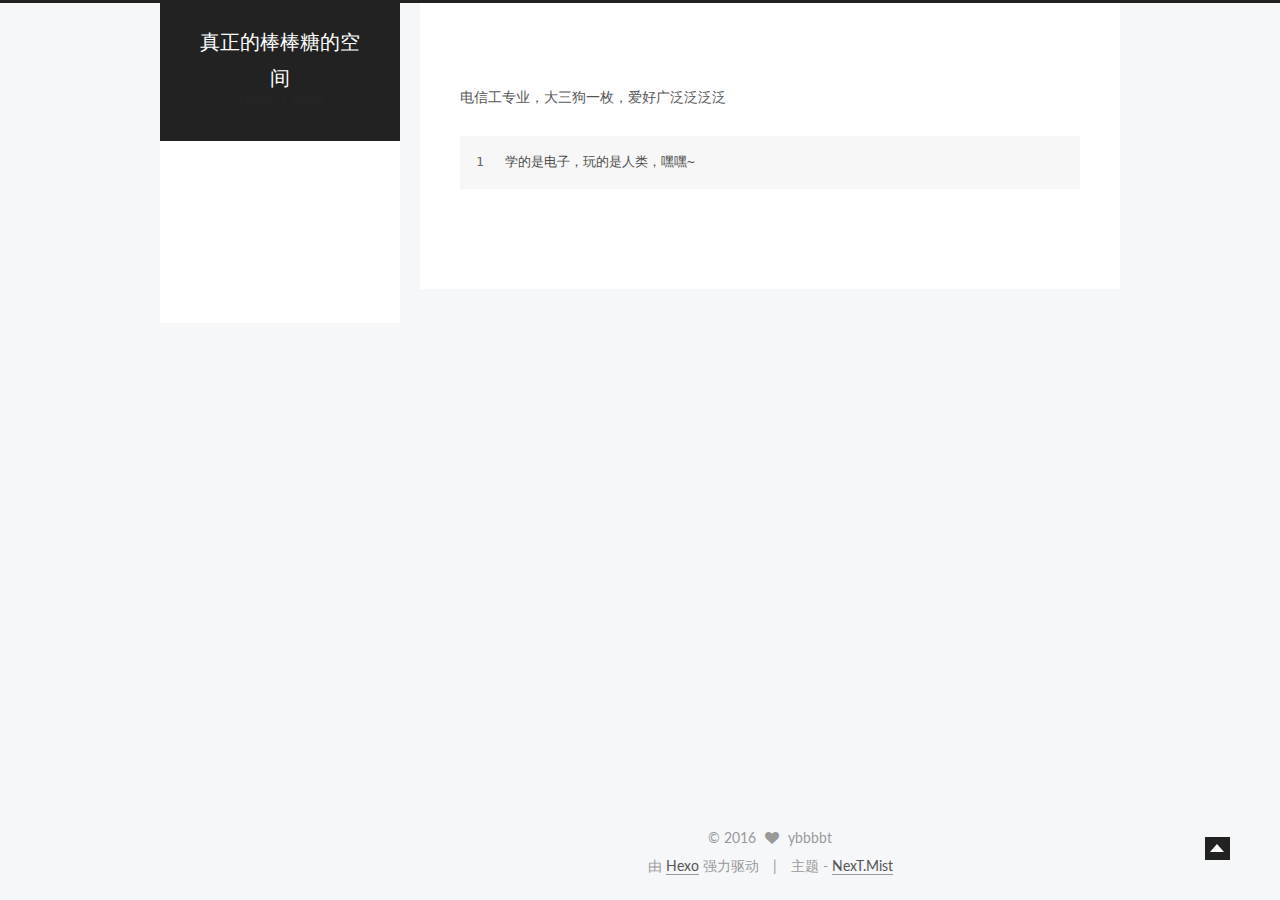
<file: about.html>
<!doctype html>



  


<html class="theme-next mist use-motion">
<head>
  <meta charset="UTF-8"/>
<meta http-equiv="X-UA-Compatible" content="IE=edge,chrome=1" />
<meta name="viewport" content="width=device-width, initial-scale=1, maximum-scale=1"/>



<meta http-equiv="Cache-Control" content="no-transform" />
<meta http-equiv="Cache-Control" content="no-siteapp" />












  <link href="/vendors/fancybox/source/jquery.fancybox.css?v=2.1.5" rel="stylesheet" type="text/css"/>




  <link href="//fonts.googleapis.com/css?family=Lato:300,400,700,400italic&subset=latin,latin-ext" rel="stylesheet" type="text/css">



<link href="/vendors/font-awesome/css/font-awesome.min.css?v=4.4.0" rel="stylesheet" type="text/css" />

<link href="/css/main.css?v=0.5.0" rel="stylesheet" type="text/css" />


  <meta name="keywords" content="Hexo, NexT" />








  <link rel="shortcut icon" type="image/x-icon" href="/favicon.ico?v=0.5.0" />






<meta name="description" content="电信工专业，大三狗一枚，爱好广泛泛泛泛
1学的是电子，玩的是人类，嘿嘿~">
<meta property="og:type" content="website">
<meta property="og:title" content="about">
<meta property="og:url" content="http://ybbbbt.cn/about.html">
<meta property="og:site_name" content="真正的棒棒糖的空间">
<meta property="og:description" content="电信工专业，大三狗一枚，爱好广泛泛泛泛
1学的是电子，玩的是人类，嘿嘿~">
<meta property="og:updated_time" content="2016-02-19T13:13:43.905Z">
<meta name="twitter:card" content="summary">
<meta name="twitter:title" content="about">
<meta name="twitter:description" content="电信工专业，大三狗一枚，爱好广泛泛泛泛
1学的是电子，玩的是人类，嘿嘿~">



<script type="text/javascript" id="hexo.configuration">
  var NexT = window.NexT || {};
  var CONFIG = {
    scheme: 'Mist',
    sidebar: {"position":"left","display":"post"},
    fancybox: true,
    motion: true,
    duoshuo: {
      userId: 0,
      author: '博主'
    }
  };
</script>

  <title>
  

  
    about | 真正的棒棒糖的空间
  
</title>
</head>

<body itemscope itemtype="http://schema.org/WebPage" lang="zh-Hans">

  


<script>
  (function(i,s,o,g,r,a,m){i['GoogleAnalyticsObject']=r;i[r]=i[r]||function(){
            (i[r].q=i[r].q||[]).push(arguments)},i[r].l=1*new Date();a=s.createElement(o),
          m=s.getElementsByTagName(o)[0];a.async=1;a.src=g;m.parentNode.insertBefore(a,m)
  })(window,document,'script','//www.google-analytics.com/analytics.js','ga');
  ga('create', '73959513-1', 'auto');
  ga('send', 'pageview');
</script>


  <script type="text/javascript">
    var _hmt = _hmt || [];
    (function() {
      var hm = document.createElement("script");
      hm.src = "//hm.baidu.com/hm.js?123025f8f36ea25a81efbe0040fbffaa";
      var s = document.getElementsByTagName("script")[0];
      s.parentNode.insertBefore(hm, s);
    })();
  </script>






  
  
    
  

  <div class="container one-collumn sidebar-position-left  ">
    <div class="headband"></div>

    <header id="header" class="header" itemscope itemtype="http://schema.org/WPHeader">
      <div class="header-inner"><div class="site-meta ">
  

  <div class="custom-logo-site-title">
    <a href="/"  class="brand" rel="start">
      <span class="logo-line-before"><i></i></span>
      <span class="site-title">真正的棒棒糖的空间</span>
      <span class="logo-line-after"><i></i></span>
    </a>
  </div>
  <p class="site-subtitle">ybbbbt's Space</p>
</div>

<div class="site-nav-toggle">
  <button>
    <span class="btn-bar"></span>
    <span class="btn-bar"></span>
    <span class="btn-bar"></span>
  </button>
</div>

<nav class="site-nav">
  

  
    <ul id="menu" class="menu ">
      
        
        <li class="menu-item menu-item-home">
          <a href="/" rel="section">
            
              <i class="menu-item-icon fa fa-home fa-fw"></i> <br />
            
            首页
          </a>
        </li>
      
        
        <li class="menu-item menu-item-about">
          <a href="/about" rel="section">
            
              <i class="menu-item-icon fa fa-user fa-fw"></i> <br />
            
            关于
          </a>
        </li>
      
        
        <li class="menu-item menu-item-archives">
          <a href="/archives" rel="section">
            
              <i class="menu-item-icon fa fa-archive fa-fw"></i> <br />
            
            归档
          </a>
        </li>
      
        
        <li class="menu-item menu-item-commonweal">
          <a href="/404.html" rel="section">
            
              <i class="menu-item-icon fa fa-heartbeat fa-fw"></i> <br />
            
            公益404
          </a>
        </li>
      

      
      
      
    </ul>
  

  
</nav>

 </div>
    </header>

    <main id="main" class="main">
      <div class="main-inner">
        <div class="content-wrap">
          <div id="content" class="content">
            

  <div id="posts" class="posts-expand">
    
    
      <p>电信工专业，大三狗一枚，爱好广泛泛泛泛</p>
<figure class="highlight"><table><tr><td class="gutter"><pre><span class="line">1</span><br></pre></td><td class="code"><pre><span class="line">学的是电子，玩的是人类，嘿嘿~</span><br></pre></td></tr></table></figure>
    
  </div>


          </div>
          


          
  <div class="comments" id="comments">
    
      <div class="ds-thread" data-thread-key="about.html"
           data-title="about" data-url="http://ybbbbt.cn/about.html">
      </div>
    
  </div>


        </div>
        
          
  
  <div class="sidebar-toggle">
    <div class="sidebar-toggle-line-wrap">
      <span class="sidebar-toggle-line sidebar-toggle-line-first"></span>
      <span class="sidebar-toggle-line sidebar-toggle-line-middle"></span>
      <span class="sidebar-toggle-line sidebar-toggle-line-last"></span>
    </div>
  </div>

  <aside id="sidebar" class="sidebar">
    <div class="sidebar-inner">

      

      

      <section class="site-overview sidebar-panel  sidebar-panel-active ">
        <div class="site-author motion-element" itemprop="author" itemscope itemtype="http://schema.org/Person">
          <img class="site-author-image" itemprop="image"
               src="/images/default_avatar.jpg"
               alt="ybbbbt" />
          <p class="site-author-name" itemprop="name">ybbbbt</p>
          <p class="site-description motion-element" itemprop="description">什么都不告诉你，嘿嘿~</p>
        </div>
        <nav class="site-state motion-element">
          <div class="site-state-item site-state-posts">
            <a href="/archives">
              <span class="site-state-item-count">2</span>
              <span class="site-state-item-name">日志</span>
            </a>
          </div>
          
          

          
            <div class="site-state-item site-state-tags">
              
                <span class="site-state-item-count">2</span>
                <span class="site-state-item-name">标签</span>
              
            </div>
          

        </nav>

        

        <div class="links-of-author motion-element">
          
            
              <span class="links-of-author-item">
                <a href="http://weibo.com/u/1766362743" target="_blank">
                  
                    <i class="fa fa-weibo"></i> Weibo
                  
                </a>
              </span>
            
              <span class="links-of-author-item">
                <a href="https://www.zhihu.com/people/ybbbbt" target="_blank">
                  
                    <i class="fa fa-zhihu"></i> Zhihu
                  
                </a>
              </span>
            
          
        </div>

        
        

        <div class="links-of-author motion-element">
          
        </div>

      </section>

      

    </div>
  </aside>


        
      </div>
    </main>

    <footer id="footer" class="footer">
      <div class="footer-inner">
        <div class="copyright" >
  
  &copy; 
  <span itemprop="copyrightYear">2016</span>
  <span class="with-love">
    <i class="fa fa-heart"></i>
  </span>
  <span class="author" itemprop="copyrightHolder">ybbbbt</span>
</div>

<div class="powered-by">
  由 <a class="theme-link" href="http://hexo.io">Hexo</a> 强力驱动
</div>

<div class="theme-info">
  主题 -
  <a class="theme-link" href="https://github.com/iissnan/hexo-theme-next">
    NexT.Mist
  </a>
</div>



      </div>
    </footer>

    <div class="back-to-top"></div>
  </div>

  


  



  <script type="text/javascript" src="/vendors/jquery/index.js?v=2.1.3"></script>

  <script type="text/javascript" src="/vendors/fastclick/lib/fastclick.min.js?v=1.0.6"></script>

  <script type="text/javascript" src="/vendors/jquery_lazyload/jquery.lazyload.js?v=1.9.7"></script>

  <script type="text/javascript" src="/vendors/velocity/velocity.min.js"></script>

  <script type="text/javascript" src="/vendors/velocity/velocity.ui.min.js"></script>

  <script type="text/javascript" src="/vendors/fancybox/source/jquery.fancybox.pack.js"></script>


  


  <script type="text/javascript" src="/js/src/utils.js?v=0.5.0"></script>

  <script type="text/javascript" src="/js/src/motion.js?v=0.5.0"></script>



  
  

  

  


  <script type="text/javascript" src="/js/src/bootstrap.js?v=0.5.0"></script>



  

  
    
  

  <script type="text/javascript">
    var duoshuoQuery = {short_name:"ybbbbt"};
    (function() {
      var ds = document.createElement('script');
      ds.type = 'text/javascript';ds.async = true;
      ds.id = 'duoshuo-script';
      ds.src = (document.location.protocol == 'https:' ? 'https:' : 'http:') + '//static.duoshuo.com/embed.js';
      ds.charset = 'UTF-8';
      (document.getElementsByTagName('head')[0]
      || document.getElementsByTagName('body')[0]).appendChild(ds);
    })();
  </script>

  
    
  





  
  
  <script type="text/x-mathjax-config">
    MathJax.Hub.Config({
      tex2jax: {
        inlineMath: [ ['$','$'], ["\\(","\\)"]  ],
        processEscapes: true,
        skipTags: ['script', 'noscript', 'style', 'textarea', 'pre', 'code']
      }
    });
  </script>

  <script type="text/x-mathjax-config">
    MathJax.Hub.Queue(function() {
      var all = MathJax.Hub.getAllJax(), i;
      for (i=0; i < all.length; i += 1) {
        all[i].SourceElement().parentNode.className += ' has-jax';
      }
    });
  </script>

  
    <script type="text/javascript" src="http://cdn.staticfile.org/mathjax/2.4.0/MathJax.js"></script>
    <script type="text/javascript" src="http://cdn.staticfile.org/mathjax/2.4.0/config/TeX-AMS-MML_HTMLorMML.js"></script>
  


  
  


</body>
</html>
</file>
<file: css/main.css>
/* normalize.css v3.0.2 | MIT License | git.io/normalize */
html {
  font-family: sans-serif; /* 1 */
  -ms-text-size-adjust: 100%; /* 2 */
  -webkit-text-size-adjust: 100%; /* 2 */
}
body {
  margin: 0;
}
article,
aside,
details,
figcaption,
figure,
footer,
header,
hgroup,
main,
menu,
nav,
section,
summary {
  display: block;
}
audio,
canvas,
progress,
video {
  display: inline-block; /* 1 */
  vertical-align: baseline; /* 2 */
}
audio:not([controls]) {
  display: none;
  height: 0;
}
[hidden],
template {
  display: none;
}
a {
  background-color: transparent;
}
a:active,
a:hover {
  outline: 0;
}
abbr[title] {
  border-bottom: 1px dotted;
}
b,
strong {
  font-weight: bold;
}
dfn {
  font-style: italic;
}
h1 {
  font-size: 2em;
  margin: 0.67em 0;
}
mark {
  background: #ff0;
  color: #000;
}
small {
  font-size: 80%;
}
sub,
sup {
  font-size: 75%;
  line-height: 0;
  position: relative;
  vertical-align: baseline;
}
sup {
  top: -0.5em;
}
sub {
  bottom: -0.25em;
}
img {
  border: 0;
}
svg:not(:root) {
  overflow: hidden;
}
figure {
  margin: 1em 40px;
}
hr {
  -moz-box-sizing: content-box;
  box-sizing: content-box;
  height: 0;
}
pre {
  overflow: auto;
}
code,
kbd,
pre,
samp {
  font-family: monospace, monospace;
  font-size: 1em;
}
button,
input,
optgroup,
select,
textarea {
  color: inherit; /* 1 */
  font: inherit; /* 2 */
  margin: 0; /* 3 */
}
button {
  overflow: visible;
}
button,
select {
  text-transform: none;
}
button,
html input[type="button"],
input[type="reset"],
input[type="submit"] {
  -webkit-appearance: button; /* 2 */
  cursor: pointer; /* 3 */
}
button[disabled],
html input[disabled] {
  cursor: default;
}
button::-moz-focus-inner,
input::-moz-focus-inner {
  border: 0;
  padding: 0;
}
input {
  line-height: normal;
}
input[type="checkbox"],
input[type="radio"] {
  box-sizing: border-box; /* 1 */
  padding: 0; /* 2 */
}
input[type="number"]::-webkit-inner-spin-button,
input[type="number"]::-webkit-outer-spin-button {
  height: auto;
}
input[type="search"] {
  -webkit-appearance: textfield; /* 1 */
  -moz-box-sizing: content-box;
  -webkit-box-sizing: content-box; /* 2 */
  box-sizing: content-box;
}
input[type="search"]::-webkit-search-cancel-button,
input[type="search"]::-webkit-search-decoration {
  -webkit-appearance: none;
}
fieldset {
  border: 1px solid #c0c0c0;
  margin: 0 2px;
  padding: 0.35em 0.625em 0.75em;
}
legend {
  border: 0; /* 1 */
  padding: 0; /* 2 */
}
textarea {
  overflow: auto;
}
optgroup {
  font-weight: bold;
}
table {
  border-collapse: collapse;
  border-spacing: 0;
}
td,
th {
  padding: 0;
}
::selection {
  background: #262a30;
  color: #fff;
}
body {
  position: relative;
  font-family: Lato, "PingFang SC", "Microsoft YaHei", sans-serif;
  font-size: 14px;
  line-height: 2;
  color: #555;
  background: #fff;
}
@media (max-width: 767px) {
  body {
    padding-right: 0 !important;
  }
}
@media (min-width: 768px) and (max-width: 991px) {
  body {
    padding-right: 0 !important;
  }
}
@media (min-width: 1600px) {
  body {
    font-size: 16px;
  }
}
h1,
h2,
h3,
h4,
h5,
h6 {
  margin: 0;
  padding: 0;
  font-weight: bold;
  line-height: 1.5;
  font-family: Lato, "PingFang SC", "Microsoft YaHei", sans-serif;
}
h2,
h3,
h4,
h5,
h6 {
  margin: 20px 0 15px;
}
h1 {
  font-size: 22px;
}
@media (max-width: 767px) {
  h1 {
    font-size: 18px;
  }
}
h2 {
  font-size: 20px;
}
@media (max-width: 767px) {
  h2 {
    font-size: 16px;
  }
}
h3 {
  font-size: 18px;
}
@media (max-width: 767px) {
  h3 {
    font-size: 14px;
  }
}
h4 {
  font-size: 16px;
}
@media (max-width: 767px) {
  h4 {
    font-size: 12px;
  }
}
h5 {
  font-size: 14px;
}
@media (max-width: 767px) {
  h5 {
    font-size: 10px;
  }
}
h6 {
  font-size: 12px;
}
@media (max-width: 767px) {
  h6 {
    font-size: 8px;
  }
}
p {
  margin: 0 0 25px 0;
}
a {
  color: #555;
  text-decoration: none;
  border-bottom: 1px solid #999;
  word-wrap: break-word;
}
a:hover {
  color: #222;
  border-bottom-color: #222;
}
ul {
  list-style: none;
}
blockquote {
  margin: 0;
  padding: 0;
}
img {
  display: block;
  margin: auto;
  max-width: 100%;
  height: auto;
}
hr {
  margin: 40px 0;
  height: 3px;
  border: none;
  background-color: #ddd;
  background-image: repeating-linear-gradient(-45deg, #fff, #fff 4px, transparent 4px, transparent 8px);
}
blockquote {
  padding: 0 15px;
  color: #666;
  border-left: 4px solid #ddd;
}
blockquote cite::before {
  content: "-";
  padding: 0 5px;
}
dt {
  font-weight: 700;
}
dd {
  margin: 0;
  padding: 0;
}
.text-left {
  text-align: left;
}
.text-center {
  text-align: center;
}
.text-right {
  text-align: right;
}
.text-justify {
  text-align: justify;
}
.text-nowrap {
  white-space: nowrap;
}
.text-lowercase {
  text-transform: lowercase;
}
.text-uppercase {
  text-transform: uppercase;
}
.text-capitalize {
  text-transform: capitalize;
}
.center-block {
  display: block;
  margin-left: auto;
  margin-right: auto;
}
.clearfix:before,
.clearfix:after {
  content: " ";
  display: table;
}
.clearfix:after {
  clear: both;
}
.pullquote {
  width: 45%;
}
.pullquote.left {
  float: left;
  margin-left: 5px;
  margin-right: 10px;
}
.pullquote.right {
  float: right;
  margin-left: 10px;
  margin-right: 5px;
}
.highlight table,
.gist table {
  width: auto;
}
.highlight table td,
.gist table td {
  border: none;
}
.highlight a,
.gist a {
  color: #222 !important;
  text-decoration: none !important;
}
.affix.affix.affix {
  position: fixed;
}
.translation {
  margin-top: -20px;
  font-size: 14px;
  color: #999;
}
.use-motion .motion-element {
  opacity: 0;
}
table {
  margin: 20px 0;
  width: 100%;
  border-collapse: collapse;
  border-spacing: 0;
  border: 1px solid #ddd;
  font-size: 14px;
}
table>tbody>tr:nth-of-type(odd) {
  background-color: #f9f9f9;
}
table>tbody>tr:hover {
  background-color: #f5f5f5;
}
caption,
th,
td {
  padding: 8px;
  text-align: left;
  vertical-align: middle;
  font-weight: normal;
}
th,
td {
  border-bottom: 3px solid #ddd;
  border-right: 1px solid #eee;
}
th {
  padding-bottom: 10px;
  font-weight: 700;
}
td {
  border-bottom-width: 1px;
}
html,
body {
  height: 100%;
}
.container {
  position: relative;
  min-height: 100%;
}
.header-inner {
  margin: 0 auto;
  padding: 100px 0 70px;
  max-width: 700px;
}
@media (min-width: 1600px) {
  .container .header-inner {
    width: 900px;
  }
}
.main {
  padding-bottom: 150px;
}
.main-inner {
  margin: 0 auto;
  width: 700px;
}
@media (min-width: 1600px) {
  .container .main-inner {
    width: 900px;
  }
}
.footer {
  position: absolute;
  left: 0;
  bottom: 0;
  width: 100%;
  min-height: 50px;
}
.footer-inner {
  box-sizing: border-box;
  margin: 20px auto;
  max-width: 700px;
}
@media (min-width: 1600px) {
  .container .footer-inner {
    width: 900px;
  }
}
pre,
.highlight {
  background: #f7f7f7;
  margin: 20px 0;
  padding: 15px;
  overflow: auto;
  font-size: 13px;
  color: #4d4d4c;
  line-height: 1.6;
}
.highlight .gutter pre,
.gist .gist-file .gist-data .line-numbers {
  color: #666;
}
pre,
code {
  font-family: "Input Mono", "PT Mono", Consolas, Monaco, Menlo, monospace;
}
code {
  word-break: break-all;
  background: #eee;
  text-shadow: 0 1px #fff;
  padding: 0 0.3em;
}
pre code {
  background: none;
  text-shadow: none;
  padding: 0;
}
.highlight pre {
  border: none;
  margin: 0;
  padding: 1px;
}
.highlight table {
  margin: 0;
  width: auto;
  border: none;
}
.highlight td {
  border: none;
  padding: 0;
}
.highlight figcaption {
  font-size: 0.85em;
  color: #8e908c;
  line-height: 1em;
  margin-bottom: 1em;
}
.highlight figcaption:before,
.highlight figcaption:after {
  content: " ";
  display: table;
}
.highlight figcaption:after {
  clear: both;
}
.highlight figcaption a {
  float: right;
}
.highlight .gutter pre {
  text-align: right;
  padding-right: 20px;
}
.highlight .line {
  height: 20px;
}
.gist {
  margin: 20px 0;
  border-style: solid;
  border-color: #ccc;
  border-width: 1px 0;
  background: #f7f7f7;
  padding: 15px 40px 15px 15px;
}
.gist .gist-file {
  border: none;
  font-family: "Input Mono", "PT Mono", Consolas, Monaco, Menlo, monospace;
  margin: 0;
}
.gist .gist-file .gist-data {
  background: none;
  border: none;
}
.gist .gist-file .gist-data .line-numbers {
  background: none;
  border: none;
  padding: 0 20px 0 0;
}
.gist .gist-file .gist-data .line-data {
  padding: 0 !important;
}
.gist .gist-file .highlight {
  margin: 0;
  padding: 0;
  border: none;
}
.gist .gist-file .gist-meta {
  background: #f7f7f7;
  color: #8e908c;
  font: 13px Lato, "PingFang SC", "Microsoft YaHei", sans-serif;
  text-shadow: 0 0;
  padding: 0;
  margin-top: 1em;
  margin-left: 40px;
}
.gist .gist-file .gist-meta a {
  color: color-link;
  font-weight: normal;
}
.gist .gist-file .gist-meta a:hover {
  text-decoration: underline;
}
pre .comment {
  color: #8e908c;
}
pre .variable,
pre .attribute,
pre .tag,
pre .regexp,
pre .ruby .constant,
pre .xml .tag .title,
pre .xml .pi,
pre .xml .doctype,
pre .html .doctype,
pre .css .id,
pre .css .class,
pre .css .pseudo {
  color: #c82829;
}
pre .number,
pre .preprocessor,
pre .built_in,
pre .literal,
pre .params,
pre .constant {
  color: #f5871f;
}
pre .ruby .class .title,
pre .css .rules .attribute {
  color: #718c00;
}
pre .string,
pre .value,
pre .inheritance,
pre .header,
pre .ruby .symbol,
pre .xml .cdata {
  color: #718c00;
}
pre .title,
pre .css .hexcolor {
  color: #3e999f;
}
pre .function,
pre .python .decorator,
pre .python .title,
pre .ruby .function .title,
pre .ruby .title .keyword,
pre .perl .sub,
pre .javascript .title,
pre .coffeescript .title {
  color: #4271ae;
}
pre .keyword,
pre .javascript .function {
  color: #8959a8;
}
.full-image.full-image.full-image {
  border: none;
  max-width: 100%;
  width: auto;
  margin: 20px auto;
}
@media (min-width: 992px) {
  .full-image.full-image.full-image {
    max-width: none;
    width: 126%;
    margin: 0 -13%;
  }
}
.blockquote-center,
.page-home .post-type-quote blockquote,
.page-post-detail .post-type-quote blockquote {
  position: relative;
  margin: 40px 0;
  padding: 0;
  border-left: none;
  text-align: center;
}
.blockquote-center::before,
.page-home .post-type-quote blockquote::before,
.page-post-detail .post-type-quote blockquote::before,
.blockquote-center::after,
.page-home .post-type-quote blockquote::after,
.page-post-detail .post-type-quote blockquote::after {
  position: absolute;
  content: ' ';
  display: block;
  width: 100%;
  height: 24px;
  opacity: 0.2;
  background-repeat: no-repeat;
  background-position: 0 -6px;
  background-size: 22px 22px;
}
.blockquote-center::before,
.page-home .post-type-quote blockquote::before,
.page-post-detail .post-type-quote blockquote::before {
  top: -20px;
  background-image: url("../images/quote-l.svg");
  border-top: 1px solid #ccc;
}
.blockquote-center::after,
.page-home .post-type-quote blockquote::after,
.page-post-detail .post-type-quote blockquote::after {
  bottom: -20px;
  background-image: url("../images/quote-r.svg");
  border-bottom: 1px solid #ccc;
  background-position: 100% 8px;
}
.blockquote-center p,
.page-home .post-type-quote blockquote p,
.page-post-detail .post-type-quote blockquote p,
.blockquote-center div,
.page-home .post-type-quote blockquote div,
.page-post-detail .post-type-quote blockquote div {
  text-align: center;
}
.post .post-body .group-picture img {
  box-sizing: border-box;
  padding: 0 3px;
  border: none;
}
.post .group-picture-row {
  overflow: hidden;
  margin-top: 6px;
}
.post .group-picture-row:first-child {
  margin-top: 0;
}
.post .group-picture-column {
  float: left;
}
.page-post-detail .post-body .group-picture-column {
  float: none;
  margin-top: 10px;
  width: auto !important;
}
.page-post-detail .post-body .group-picture-column img {
  margin: 0 auto;
}
.page-archive .group-picture-container {
  overflow: hidden;
}
.page-archive .group-picture-row {
  float: left;
}
.page-archive .group-picture-row:first-child {
  margin-top: 6px;
}
.page-archive .group-picture-column {
  max-width: 150px;
  max-height: 150px;
}
.btn {
  display: inline-block;
  padding: 0 20px;
  font-size: 14px;
  color: #fff;
  background: #222;
  border: 2px solid #555;
  text-decoration: none;
  border-radius: 0;
  transition-property: background-color;
  transition-duration: 0.2s;
  transition-timing-function: ease-in-out;
  transition-delay: 0s;
}
.btn:hover,
.post-more-link .btn:hover {
  border-color: #222;
  color: #fff;
  background: #222;
}
.btn-bar {
  display: block;
  width: 22px;
  height: 2px;
  background: #555;
  border-radius: 1px;
}
.btn-bar+.btn-bar {
  margin-top: 4px;
}
.pagination {
  margin: 120px 0 40px;
  text-align: center;
  border-top: 1px solid #eee;
}
.page-number-basic,
.pagination .prev,
.pagination .next,
.pagination .page-number,
.pagination .space {
  display: inline-block;
  position: relative;
  top: -1px;
  margin: 0 10px;
  padding: 0 10px;
  line-height: 30px;
}
@media (max-width: 767px) {
  .page-number-basic,
  .pagination .prev,
  .pagination .next,
  .pagination .page-number,
  .pagination .space {
    margin: 0 5px;
  }
}
.pagination .prev,
.pagination .next,
.pagination .page-number {
  border-bottom: 0;
  border-top: 1px solid #eee;
  transition-property: border-color;
  transition-duration: 0.2s;
  transition-timing-function: ease-in-out;
  transition-delay: 0s;
}
.pagination .prev:hover,
.pagination .next:hover,
.pagination .page-number:hover {
  border-top-color: #222;
}
.pagination .space {
  padding: 0;
  margin: 0;
}
.pagination .prev {
  margin-left: 0;
}
.pagination .next {
  margin-right: 0;
}
.pagination .page-number.current {
  color: #fff;
  background: #ccc;
  border-top-color: #ccc;
}
@media (max-width: 767px) {
  .pagination {
    border-top: none;
  }
  .pagination .prev,
  .pagination .next,
  .pagination .page-number {
    margin-bottom: 10px;
    border-top: 0;
    border-bottom: 1px solid #eee;
  }
  .pagination .prev:hover,
  .pagination .next:hover,
  .pagination .page-number:hover {
    border-bottom-color: #222;
  }
}
.comments {
  margin: 60px 20px 0;
}
.tag-cloud {
  text-align: center;
}
.tag-cloud a {
  display: inline-block;
  margin: 10px;
}
.back-to-top {
  position: fixed;
  bottom: 40px;
  right: 50px;
  z-index: 1050;
  width: 15px;
  height: 13px;
  padding: 5px;
  background: #222;
  color: #fff;
  cursor: pointer;
  -webkit-transform: translateZ(0);
}
@media (max-width: 767px) {
  .back-to-top {
    display: none;
  }
}
@media (min-width: 768px) and (max-width: 991px) {
  .back-to-top {
    display: none;
  }
}
.back-to-top:before {
  display: block;
  content: " ";
  margin-top: 2px;
  width: 0;
  height: 0;
  border-width: 0 7px 8px 7px;
  border-color: transparent transparent #fff transparent;
  border-style: solid;
}
.header {
  background: #fff;
}
.header-inner {
  position: relative;
}
.headband {
  height: 3px;
  background: #222;
}
.site-meta {
  margin: 0;
  text-align: center;
}
@media (max-width: 767px) {
  .site-meta {
    text-align: center;
  }
}
.brand {
  position: relative;
  display: inline-block;
  padding: 0 40px;
  color: #fff;
  background: #222;
  border-bottom: none;
  font-family: Lato, "PingFang SC", "Microsoft YaHei", sans-serif;
}
.brand:hover {
  color: #fff;
}
.logo {
  display: inline-block;
  margin-right: 5px;
  line-height: 36px;
  vertical-align: top;
}
.site-title {
  display: inline-block;
  vertical-align: top;
  line-height: 36px;
  font-size: 20px;
  font-weight: normal;
}
.site-subtitle {
  margin-top: 10px;
  font-size: 13px;
  color: #ddd;
}
.use-motion .brand {
  opacity: 0;
}
.use-motion .logo,
.use-motion .site-title,
.use-motion .site-subtitle {
  opacity: 0;
  position: relative;
  top: -10px;
}
.site-nav-toggle {
  display: none;
  position: absolute;
  top: 10px;
  left: 10px;
}
@media (max-width: 767px) {
  .site-nav-toggle {
    display: block;
  }
}
.site-nav-toggle button {
  margin-top: 2px;
  padding: 9px 10px;
  background: transparent;
  border: none;
}
@media (max-width: 767px) {
  .site-nav {
    display: none;
    margin: 0 -10px;
    padding: 0 10px;
    clear: both;
    border-top: 1px solid #ddd;
  }
}
@media (min-width: 768px) and (max-width: 991px) {
  .site-nav {
    display: block !important;
  }
}
@media (min-width: 992px) {
  .site-nav {
    display: block !important;
  }
}
.menu {
  margin-top: 20px;
  padding-left: 0;
  text-align: center;
}
@media (max-width: 767px) {
  .menu {
    padding-left: 10px;
  }
}
.menu .menu-item {
  display: inline-block;
  margin: 0 10px;
}
@media screen and (max-width: 767px) {
  .menu .menu-item {
    margin-top: 10px;
  }
}
.menu .menu-item a {
  display: block;
  font-size: 13px;
  text-transform: capitalize;
  line-height: 1.5;
  border-bottom: 1px solid transparent;
  transition-property: border-color;
  transition-duration: 0.2s;
  transition-timing-function: ease-in-out;
  transition-delay: 0s;
}
.menu .menu-item a:hover,
.menu-item-active a {
  border-bottom-color: #222;
}
.use-motion .menu-item {
  opacity: 0;
}
.post-body .fancybox img {
  display: block !important;
  margin: 0 auto;
  cursor: pointer;
  cursor: zoom-in;
  cursor: -webkit-zoom-in;
}
.post-body .image-caption,
.post-body .figure .caption {
  margin: 10px auto 15px;
  text-align: center;
  font-size: 14px;
  color: #999;
  font-weight: bold;
  line-height: 1;
}
.post-sticky-flag {
  display: inline-block;
  font-size: 16px;
  -ms-transform: rotate(30deg);
  transform: rotate(30deg);
}
.posts-expand {
  padding-top: 40px;
}
@media (max-width: 767px) {
  .posts-expand {
    margin: 0 20px;
  }
  .post-body pre,
  .post-body .highlight {
    padding: 10px;
  }
  .post-body pre .gutter pre,
  .post-body .highlight .gutter pre {
    padding-right: 10px;
  }
}
@media (min-width: 992px) {
  .posts-expand .post-body {
    text-align: justify;
  }
}
.posts-expand .post-body h2,
.posts-expand .post-body h3,
.posts-expand .post-body h4,
.posts-expand .post-body h5,
.posts-expand .post-body h6 {
  padding-top: 10px;
}
.posts-expand .post-body h2 .header-anchor,
.posts-expand .post-body h3 .header-anchor,
.posts-expand .post-body h4 .header-anchor,
.posts-expand .post-body h5 .header-anchor,
.posts-expand .post-body h6 .header-anchor {
  float: right;
  margin-left: 10px;
  color: #ccc;
  border-bottom-style: none;
  visibility: hidden;
}
.posts-expand .post-body h2 .header-anchor:hover,
.posts-expand .post-body h3 .header-anchor:hover,
.posts-expand .post-body h4 .header-anchor:hover,
.posts-expand .post-body h5 .header-anchor:hover,
.posts-expand .post-body h6 .header-anchor:hover {
  color: inherit;
}
.posts-expand .post-body h2:hover .header-anchor,
.posts-expand .post-body h3:hover .header-anchor,
.posts-expand .post-body h4:hover .header-anchor,
.posts-expand .post-body h5:hover .header-anchor,
.posts-expand .post-body h6:hover .header-anchor {
  visibility: visible;
}
.posts-expand .post-body img {
  box-sizing: border-box;
  margin: auto;
  padding: 3px;
  border: 1px solid #ddd;
}
.posts-expand .fancybox img {
  margin: 0 auto;
}
@media (max-width: 767px) {
  .posts-collapse {
    margin: 0 20px;
  }
  .posts-collapse .post-title,
  .posts-collapse .post-meta {
    display: block;
    width: auto;
    text-align: left;
  }
}
.posts-collapse {
  margin-left: 55px;
}
@media (max-width: 767px) {
  .posts-collapse {
    margin: 0 20px;
  }
}
.posts-collapse .collection-title {
  position: relative;
  margin: 60px 0;
}
.posts-collapse .collection-title h2 {
  margin-left: 20px;
}
.posts-collapse .collection-title small {
  color: #bbb;
}
.posts-collapse .collection-title::before {
  content: " ";
  position: absolute;
  left: 0;
  top: 50%;
  margin-left: -4px;
  margin-top: -4px;
  width: 8px;
  height: 8px;
  background: #bbb;
  border-radius: 50%;
}
.posts-collapse .post {
  margin: 30px 0;
}
.posts-collapse .post-header {
  position: relative;
  transition-duration: 0.2s;
  transition-timing-function: ease-in-out;
  transition-delay: 0s;
  transition-property: border;
  border-bottom: 1px dashed #ccc;
}
.posts-collapse .post-header::before {
  content: " ";
  position: absolute;
  left: 0;
  top: 12px;
  width: 6px;
  height: 6px;
  margin-left: -4px;
  background: #bbb;
  border-radius: 50%;
  border: 1px solid #fff;
  transition-duration: 0.2s;
  transition-timing-function: ease-in-out;
  transition-delay: 0s;
  transition-property: background;
}
.posts-collapse .post-header:hover {
  border-bottom-color: #666;
}
.posts-collapse .post-header:hover::before {
  background: #222;
}
.posts-collapse .post-meta {
  position: absolute;
  font-size: 12px;
  left: 20px;
  top: 5px;
}
.posts-collapse .post-comments-count {
  display: none;
}
.posts-collapse .post-title {
  margin-left: 60px;
  font-size: 16px;
  font-weight: normal;
  font-family: Lato, "PingFang SC", "Microsoft YaHei", sans-serif;
  line-height: inherit;
}
.posts-collapse .post-title::after {
  margin-left: 3px;
  opacity: 0.6;
}
.posts-collapse .post-title a {
  color: #666;
  border-bottom: none;
}
.page-home .post-type-quote .post-header,
.page-post-detail .post-type-quote .post-header,
.page-home .post-type-quote .post-tags,
.page-post-detail .post-type-quote .post-tags {
  display: none;
}
.posts-expand .post-title {
  font-size: 26px;
  text-align: center;
  word-break: break-word;
}
@media (max-width: 767px) {
  .posts-expand .post-title {
    font-size: 22px;
  }
}
.posts-expand .post-title-link {
  display: inline-block;
  position: relative;
  color: #555;
  border-bottom: none;
  line-height: 1.2;
  vertical-align: top;
}
.posts-expand .post-title-link::before {
  content: "";
  position: absolute;
  width: 100%;
  height: 2px;
  bottom: 0;
  left: 0;
  background-color: #000;
  visibility: hidden;
  transform: scaleX(0);
  transition-duration: 0.2s;
  transition-timing-function: ease-in-out;
  transition-delay: 0s;
}
.posts-expand .post-title-link:hover::before {
  visibility: visible;
  transform: scaleX(1);
}
.posts-expand .post-title-link .fa {
  font-size: 16px;
}
.posts-expand .post-meta {
  margin: 3px 0 60px 0;
  color: #999;
  font-size: 12px;
  text-align: center;
}
.posts-expand .post-meta .post-category-list {
  display: inline-block;
  margin: 0;
  padding: 3px;
}
.posts-expand .post-meta .post-category-list-link {
  color: #999;
}
.post-meta-item-icon {
  display: none;
  margin-right: 3px;
}
@media (min-width: 768px) and (max-width: 991px) {
  .post-meta-item-icon {
    display: inline-block;
  }
}
@media (max-width: 767px) {
  .post-meta-item-icon {
    display: inline-block;
  }
}
@media (min-width: 768px) and (max-width: 991px) {
  .post-meta-item-text {
    display: none;
  }
}
@media (max-width: 767px) {
  .post-meta-item-text {
    display: none;
  }
}
@media (max-width: 767px) {
  .posts-expand .post-comments-count {
    display: none;
  }
}
.post-more-link {
  margin-top: 50px;
}
.post-more-link .btn {
  color: #555;
  font-size: 14px;
  background: #fff;
  border-radius: 2px;
}
.posts-expand .post-tags {
  margin-top: 40px;
  text-align: center;
}
.posts-expand .post-tags a {
  display: inline-block;
  margin-right: 10px;
  font-size: 13px;
}
.post-nav {
  overflow: hidden;
  margin-top: 60px;
  padding: 10px;
  white-space: nowrap;
  border-top: 1px solid #eee;
}
.post-nav-item {
  display: inline-block;
  width: 50%;
  white-space: normal;
}
.post-nav-item a {
  position: relative;
  display: inline-block;
  line-height: 25px;
  font-size: 14px;
  color: #555;
  border-bottom: none;
}
.post-nav-item a:hover {
  color: #222;
  border-bottom: none;
}
.post-nav-item a:active {
  top: 2px;
}
.post-nav-item a i {
  font-size: 12px;
}
.post-nav-prev {
  text-align: right;
}
.posts-expand .post-eof {
  display: block;
  margin: 80px auto 60px;
  width: 8%;
  height: 1px;
  background: #ccc;
  text-align: center;
}
.post:last-child .post-eof.post-eof.post-eof {
  display: none;
}
.post-gallery {
  display: table;
  table-layout: fixed;
  width: 100%;
  border-collapse: separate;
}
.post-gallery-row {
  display: table-row;
}
.post-gallery .post-gallery-img {
  display: table-cell;
  text-align: center;
  vertical-align: middle;
  border: none;
}
.post-gallery .post-gallery-img img {
  max-width: 100%;
  max-height: 100%;
  border: none;
}
.fancybox-close,
.fancybox-close:hover {
  border: none;
}
.sidebar {
  width: 0;
  position: fixed;
  right: 0;
  top: 0;
  bottom: 0;
  z-index: 1040;
  box-shadow: inset 0 2px 6px #000;
  background: #222;
  -webkit-transform: translateZ(0);
}
.sidebar a {
  color: #999;
  border-bottom-color: #555;
}
.sidebar a:hover {
  color: #eee;
}
@media (min-width: 768px) and (max-width: 991px) {
  .sidebar {
    display: none !important;
  }
}
@media (max-width: 767px) {
  .sidebar {
    display: none !important;
  }
}
.sidebar-inner {
  position: relative;
  padding: 20px 10px;
  color: #999;
  text-align: center;
}
.sidebar-toggle {
  position: fixed;
  right: 50px;
  bottom: 45px;
  width: 15px;
  height: 15px;
  padding: 5px;
  background: #222;
  line-height: 0;
  z-index: 1050;
  cursor: pointer;
  -webkit-transform: translateZ(0);
}
@media (min-width: 768px) and (max-width: 991px) {
  .sidebar-toggle {
    display: none;
  }
}
@media (max-width: 767px) {
  .sidebar-toggle {
    display: none;
  }
}
.sidebar-toggle-line {
  position: relative;
  display: inline-block;
  vertical-align: top;
  height: 2px;
  width: 100%;
  background: #fff;
  margin-top: 3px;
}
.sidebar-toggle-line:first-child {
  margin-top: 0;
}
.site-author-image {
  display: block;
  margin: 0 auto;
  max-width: 96px;
  height: auto;
  border: 2px solid #333;
  padding: 2px;
}
.site-author-name {
  margin: 5px 0 0;
  color: #222;
}
.site-description {
  margin-top: 5px;
  font-size: 13px;
  color: #999;
}
.site-state {
  overflow: hidden;
  line-height: 1.4;
  white-space: nowrap;
}
.site-state-item {
  display: inline-block;
  padding: 0 15px;
  border-left: 1px solid #ccc;
}
.site-state-item:first-child {
  border-left: none;
}
.site-state-item a {
  border-bottom: none;
}
.site-state-item-count {
  display: block;
  text-align: center;
  color: inherit;
  font-weight: 600;
  font-size: 16px;
}
.site-state-item-name {
  font-size: 13px;
  color: #999;
}
.feed-link {
  margin-top: 20px;
}
.feed-link a {
  display: inline-block;
  padding: 0 15px;
  color: #fc6423;
  border: 1px solid #fc6423;
  border-radius: 4px;
}
.feed-link a i {
  color: #fc6423;
  font-size: 14px;
}
.feed-link a:hover {
  color: #fff;
  background: #fc6423;
}
.feed-link a:hover i {
  color: #fff;
}
.links-of-author {
  margin-top: 20px;
}
.links-of-author a {
  display: inline-block;
  vertical-align: middle;
  margin-right: 10px;
  margin-bottom: 10px;
  border-bottom-color: #555;
  font-size: 13px;
}
.links-of-author a:before {
  display: inline-block;
  vertical-align: middle;
  margin-right: 3px;
  content: " ";
  width: 4px;
  height: 4px;
  border-radius: 50%;
  background: #a23796;
}
.sidebar-nav {
  margin: 0 0 20px;
  padding-left: 0;
}
.sidebar-nav li {
  display: inline-block;
  cursor: pointer;
  border-bottom: 1px solid transparent;
  font-size: 14px;
  color: #555;
}
.sidebar-nav li:hover {
  color: #222;
}
.page-post-detail .sidebar-nav-toc {
  padding: 0 5px;
}
.page-post-detail .sidebar-nav-overview {
  margin-left: 10px;
}
.sidebar-nav .sidebar-nav-active {
  color: #222;
  border-bottom-color: #222;
}
.sidebar-nav .sidebar-nav-active:hover {
  color: #222;
}
.sidebar-panel {
  display: none;
}
.sidebar-panel-active {
  display: block;
}
.post-toc {
  overflow: hidden;
  position: relative;
}
.post-toc-empty {
  font-size: 14px;
  color: #666;
}
.post-toc ol {
  overflow: auto;
  margin: 0;
  padding: 0 10px 10px;
  text-align: left;
  list-style: none;
  font-size: 14px;
}
.post-toc ol a {
  color: #555;
}
.post-toc ol a:hover {
  color: #222;
}
.post-toc .nav .nav-child {
  display: none;
}
.post-toc .nav .active > .nav-child {
  display: block;
}
.post-toc .nav .active-current > .nav-child {
  display: block;
}
.post-toc .nav .active-current > .nav-child > .nav-item {
  display: block;
}
.post-toc .nav .active > a {
  color: #ccc;
}
.post-toc .nav .active-current > a {
  color: #222;
}
.post-toc .nav .active-current > a:hover {
  color: #222;
}
.post-toc-indicator {
  height: 20px;
  text-align: center;
  color: #fff;
  font-size: 14px;
}
.post-toc-indicator-top {
  opacity: 0;
  margin-top: 10px;
}
.post-toc-indicator-bottom {
  position: absolute;
  width: 100%;
}
.footer {
  font-size: 14px;
  color: #999;
}
.footer img {
  border: none;
}
.footer-inner {
  text-align: center;
}
.with-love {
  display: inline-block;
  margin: 0 5px;
}
.powered-by,
.theme-info {
  display: inline-block;
}
.powered-by {
  margin-right: 10px;
}
.powered-by::after {
  content: "|";
  padding-left: 10px;
}
.cc-license {
  margin-top: 10px;
  text-align: center;
}
.cc-license .cc-opacity {
  opacity: 0.7;
  border-bottom: none;
}
.cc-license .cc-opacity:hover {
  opacity: 0.9;
}
.cc-license img {
  display: inline-block;
}
.theme-next #ds-thread #ds-reset {
  color: #555;
}
.theme-next #ds-thread #ds-reset .ds-replybox {
  margin-bottom: 30px;
}
.theme-next #ds-thread #ds-reset .ds-replybox .ds-avatar,
.theme-next #ds-reset .ds-avatar img {
  box-shadow: none;
}
.theme-next #ds-thread #ds-reset .ds-textarea-wrapper {
  border-color: #c7d4e1;
  background: none;
  border-top-right-radius: 3px;
  border-top-left-radius: 3px;
}
.theme-next #ds-thread #ds-reset .ds-textarea-wrapper textarea {
  height: 60px;
}
.theme-next #ds-reset .ds-rounded-top {
  border-radius: 0;
}
.theme-next #ds-thread #ds-reset .ds-post-toolbar {
  box-sizing: border-box;
  border: 1px solid #c7d4e1;
  background: #f6f8fa;
}
.theme-next #ds-thread #ds-reset .ds-post-options {
  height: 40px;
  border: none;
  background: none;
}
.theme-next #ds-thread #ds-reset .ds-toolbar-buttons {
  top: 11px;
}
.theme-next #ds-thread #ds-reset .ds-sync {
  top: 5px;
}
.theme-next #ds-thread #ds-reset .ds-post-button {
  top: 4px;
  right: 5px;
  width: 90px;
  height: 30px;
  border: 1px solid #c5ced7;
  border-radius: 3px;
  background-image: linear-gradient(#fbfbfc, #f5f7f9);
  color: #60676d;
}
.theme-next #ds-thread #ds-reset .ds-post-button:hover {
  background-position: 0 -30px;
  color: #60676d;
}
.theme-next #ds-thread #ds-reset .ds-comments-info {
  padding: 10px 0;
}
.theme-next #ds-thread #ds-reset .ds-sort {
  display: none;
}
.theme-next #ds-thread #ds-reset li.ds-tab a.ds-current {
  border: none;
  background: #f6f8fa;
  color: #60676d;
}
.theme-next #ds-thread #ds-reset li.ds-tab a.ds-current:hover {
  background-color: #e9f0f7;
  color: #60676d;
}
.theme-next #ds-thread #ds-reset li.ds-tab a {
  border-radius: 2px;
  padding: 5px;
}
.theme-next #ds-thread #ds-reset .ds-login-buttons p {
  color: #999;
  line-height: 36px;
}
.theme-next #ds-thread #ds-reset .ds-login-buttons .ds-service-list li {
  height: 28px;
}
.theme-next #ds-thread #ds-reset .ds-service-list a {
  background: none;
  padding: 5px;
  border: 1px solid;
  border-radius: 3px;
  text-align: center;
}
.theme-next #ds-thread #ds-reset .ds-service-list a:hover {
  color: #fff;
  background: #666;
}
.theme-next #ds-thread #ds-reset .ds-service-list .ds-weibo {
  color: #fc9b00;
  border-color: #fc9b00;
}
.theme-next #ds-thread #ds-reset .ds-service-list .ds-weibo:hover {
  background: #fc9b00;
}
.theme-next #ds-thread #ds-reset .ds-service-list .ds-qq {
  color: #60a3ec;
  border-color: #60a3ec;
}
.theme-next #ds-thread #ds-reset .ds-service-list .ds-qq:hover {
  background: #60a3ec;
}
.theme-next #ds-thread #ds-reset .ds-service-list .ds-renren {
  color: #2e7ac4;
  border-color: #2e7ac4;
}
.theme-next #ds-thread #ds-reset .ds-service-list .ds-renren:hover {
  background: #2e7ac4;
}
.theme-next #ds-thread #ds-reset .ds-service-list .ds-douban {
  color: #37994c;
  border-color: #37994c;
}
.theme-next #ds-thread #ds-reset .ds-service-list .ds-douban:hover {
  background: #37994c;
}
.theme-next #ds-thread #ds-reset .ds-service-list .ds-kaixin {
  color: #fef20d;
  border-color: #fef20d;
}
.theme-next #ds-thread #ds-reset .ds-service-list .ds-kaixin:hover {
  background: #fef20d;
}
.theme-next #ds-thread #ds-reset .ds-service-list .ds-netease {
  color: #f00;
  border-color: #f00;
}
.theme-next #ds-thread #ds-reset .ds-service-list .ds-netease:hover {
  background: #f00;
}
.theme-next #ds-thread #ds-reset .ds-service-list .ds-sohu {
  color: #ffcb05;
  border-color: #ffcb05;
}
.theme-next #ds-thread #ds-reset .ds-service-list .ds-sohu:hover {
  background: #ffcb05;
}
.theme-next #ds-thread #ds-reset .ds-service-list .ds-baidu {
  color: #2831e0;
  border-color: #2831e0;
}
.theme-next #ds-thread #ds-reset .ds-service-list .ds-baidu:hover {
  background: #2831e0;
}
.theme-next #ds-thread #ds-reset .ds-service-list .ds-google {
  color: #166bec;
  border-color: #166bec;
}
.theme-next #ds-thread #ds-reset .ds-service-list .ds-google:hover {
  background: #166bec;
}
.theme-next #ds-thread #ds-reset .ds-service-list .ds-weixin {
  color: #00ce0d;
  border-color: #00ce0d;
}
.theme-next #ds-thread #ds-reset .ds-service-list .ds-weixin:hover {
  background: #00ce0d;
}
.theme-next #ds-thread #ds-reset .ds-service-list .ds-more-services {
  border: none;
}
.theme-next #ds-thread #ds-reset .ds-service-list .ds-more-services:hover {
  background: none;
}
.theme-next #ds-reset .duoshuo-ua-admin {
  display: inline-block;
  color: #f00;
}
.theme-next #ds-reset .duoshuo-ua-platform,
.theme-next #ds-reset .duoshuo-ua-browser {
  color: #ccc;
}
.theme-next #ds-reset .duoshuo-ua-platform .fa,
.theme-next #ds-reset .duoshuo-ua-browser .fa {
  display: inline-block;
  margin-right: 3px;
}
.theme-next #ds-reset .duoshuo-ua-separator {
  display: inline-block;
  margin-left: 5px;
}
.theme-next .this_ua {
  background-color: #ccc !important;
  border-radius: 4px;
  padding: 0 5px !important;
  margin: 1px 1px !important;
  border: 1px solid #bbb !important;
  color: #fff;
  display: inline-block !important;
}
.theme-next .this_ua.admin {
  background-color: #d9534f !important;
  border-color: #d9534f !important;
}
.theme-next .this_ua.platform.iOS,
.theme-next .this_ua.platform.Mac,
.theme-next .this_ua.platform.Windows {
  background-color: #39b3d7 !important;
  border-color: #46b8da !important;
}
.theme-next .this_ua.platform.Linux {
  background-color: #3a3a3a !important;
  border-color: #1f1f1f !important;
}
.theme-next .this_ua.platform.Android {
  background-color: #00c47d !important;
  border-color: #01b171 !important;
}
.theme-next .this_ua.browser.Mobile,
.theme-next .this_ua.browser.Chrome {
  background-color: #5cb85c !important;
  border-color: #4cae4c !important;
}
.theme-next .this_ua.browser.Firefox {
  background-color: #f0ad4e !important;
  border-color: #eea236 !important;
}
.theme-next .this_ua.browser.Maxthon,
.theme-next .this_ua.browser.IE {
  background-color: #428bca !important;
  border-color: #357ebd !important;
}
.theme-next .this_ua.browser.baidu,
.theme-next .this_ua.browser.UCBrowser,
.theme-next .this_ua.browser.Opera {
  background-color: #d9534f !important;
  border-color: #d43f3a !important;
}
.theme-next .this_ua.browser.Android,
.theme-next .this_ua.browser.QQBrowser {
  background-color: #78ace9 !important;
  border-color: #4cae4c !important;
}
.post-spread {
  margin-top: 20px;
  text-align: center;
}
.jiathis_style {
  display: inline-block;
}
.jiathis_style a {
  border: none;
}
.use-motion .post {
  opacity: 0;
}
.page-archive .archive-page-counter {
  position: relative;
  top: 3px;
  left: 20px;
}
@media (max-width: 767px) {
  .page-archive .archive-page-counter {
    top: 5px;
  }
}
.page-archive .posts-collapse {
  position: relative;
  z-index: 1010;
}
.page-archive .posts-collapse::after {
  top: 20px;
  left: 0;
  margin-left: -2px;
  width: 4px;
  height: 100%;
  background: #f5f5f5;
  z-index: -1;
}
.page-archive .posts-collapse .archive-move-on {
  position: absolute;
  top: 11px;
  left: 0;
  margin-left: -6px;
  width: 10px;
  height: 10px;
  opacity: 0.5;
  background: #555;
  border: 1px solid #fff;
  border-radius: 50%;
}
.page-archive .posts-collapse::before,
.page-archive .posts-collapse::after {
  content: " ";
  position: absolute;
}
.category-all-page .category-all-title {
  text-align: center;
}
.category-all-page .category-all {
  margin-top: 20px;
}
.category-all-page .category-list {
  margin: 0;
  padding: 0;
  list-style: none;
}
.category-all-page .category-list-item {
  display: inline-block;
  margin: 10px;
}
.category-all-page .category-list-count {
  color: #bbb;
}
.category-all-page .category-list-count:before {
  display: inline;
  content: " (";
}
.category-all-page .category-list-count:after {
  display: inline;
  content: ") ";
}
.page-post-detail .sidebar-toggle-line {
  background: #222;
}
.page-post-detail .comments {
  overflow: hidden;
}
body {
  background: #f5f7f9;
}
@media (min-width: 992px) {
  .full-image.full-image.full-image {
    max-width: none;
    width: 118%;
    margin: 0 -9%;
  }
}
.header {
  position: relative;
  margin: 0 auto;
  width: 960px;
}
@media (min-width: 768px) and (max-width: 991px) {
  .header {
    width: auto;
  }
}
@media (max-width: 767px) {
  .header {
    width: auto;
  }
}
.header-inner {
  position: absolute;
  top: 0;
  overflow: hidden;
  padding: 0;
  width: 240px;
  background: #fff;
}
@media (min-width: 1600px) {
  .container .header-inner {
    width: 240px;
  }
}
@media (min-width: 768px) and (max-width: 991px) {
  .header-inner {
    position: relative;
    width: auto;
  }
}
@media (max-width: 767px) {
  .header-inner {
    position: relative;
    width: auto;
  }
}
.main:before,
.main:after {
  content: " ";
  display: table;
}
.main:after {
  clear: both;
}
@media (min-width: 768px) and (max-width: 991px) {
  .main {
    padding-bottom: 100px;
  }
}
@media (max-width: 767px) {
  .main {
    padding-bottom: 100px;
  }
}
.container .main-inner {
  width: 960px;
}
@media (min-width: 768px) and (max-width: 991px) {
  .container .main-inner {
    width: auto;
  }
}
@media (max-width: 767px) {
  .container .main-inner {
    width: auto;
  }
}
.content-wrap {
  float: right;
  box-sizing: border-box;
  padding: 40px;
  width: 700px;
  background: #fff;
}
@media (min-width: 768px) and (max-width: 991px) {
  .content-wrap {
    width: 100%;
    padding: 20px;
  }
}
@media (max-width: 767px) {
  .content-wrap {
    width: 100%;
    padding: 20px;
  }
}
.sidebar {
  position: static;
  float: left;
  margin-top: 300px;
  width: 240px;
  background: #fff;
  box-shadow: none;
}
@media (min-width: 768px) and (max-width: 991px) {
  .sidebar {
    display: none;
  }
}
@media (max-width: 767px) {
  .sidebar {
    display: none;
  }
}
.sidebar-toggle {
  display: none;
}
.footer-inner {
  width: 960px;
}
.footer-inner:before {
  content: " ";
  float: left;
  width: 260px;
  min-height: 50px;
}
@media (min-width: 768px) and (max-width: 991px) {
  .footer-inner {
    width: auto;
  }
  .footer-inner:before {
    display: none;
  }
}
@media (max-width: 767px) {
  .footer-inner {
    width: auto;
  }
  .footer-inner:before {
    display: none;
  }
}
.sidebar-position-right .header-inner {
  right: 0;
}
.sidebar-position-right .content-wrap {
  float: left;
}
.sidebar-position-right .sidebar {
  float: right;
}
.sidebar-position-right .footer-inner:before {
  float: right;
}
.site-meta {
  padding: 20px 0;
  color: #fff;
  background: #222;
}
@media (min-width: 768px) and (max-width: 991px) {
  .site-meta {
    box-shadow: 0 0 16px rgba(0,0,0,0.5);
  }
}
@media (max-width: 767px) {
  .site-meta {
    box-shadow: 0 0 16px rgba(0,0,0,0.5);
  }
}
.brand {
  display: block;
  background: none;
}
.brand:hover {
  color: #fff;
}
.site-subtitle {
  margin: 0;
}
.site-search {
  display: none;
}
.site-nav {
  border-top: none;
}
@media (min-width: 768px) and (max-width: 991px) {
  .site-nav {
    display: none !important;
  }
}
@media (min-width: 768px) and (max-width: 991px) {
  .site-nav-on {
    display: block !important;
  }
}
.menu .menu-item {
  display: block;
  margin: 0;
  list-style: none;
}
.menu .menu-item a {
  position: relative;
  box-sizing: border-box;
  padding: 5px 20px;
  text-align: left;
  line-height: inherit;
  transition-property: background-color;
  transition-duration: 0.2s;
  transition-timing-function: ease-in-out;
  transition-delay: 0s;
}
.menu .menu-item a:hover,
.menu-item-active a {
  background: #f9f9f9;
  border-bottom-color: #fff;
}
.menu .menu-item br {
  display: none;
}
.menu .menu-item .fa {
  margin-right: 5px;
}
.menu-item-active a:after {
  content: " ";
  position: absolute;
  top: 50%;
  margin-top: -3px;
  right: 15px;
  width: 6px;
  height: 6px;
  border-radius: 50%;
  background-color: #bbb;
}
.btn-bar {
  background-color: #fff;
}
.site-nav-toggle {
  top: 20px;
  left: 20px;
}
@media (min-width: 768px) and (max-width: 991px) {
  .site-nav-toggle {
    display: block;
  }
}
.use-motion .sidebar .motion-element {
  opacity: 1;
}
.sidebar {
  display: none;
  right: auto;
  bottom: auto;
  -webkit-transform: none;
}
.sidebar-inner {
  box-sizing: border-box;
  width: 240px;
  color: #555;
  background: #fff;
}
.sidebar-inner.affix {
  top: 0px;
  position: fixed;
}
.site-overview {
  margin: 0 10px;
  text-align: left;
}
.site-author:before,
.site-author:after {
  content: " ";
  display: table;
}
.site-author:after {
  clear: both;
}
.site-author-image {
  float: left;
  margin-right: 10px;
  max-width: 64px;
  border-width: 1px;
  border-color: #eee;
}
.site-author-name {
  margin: 0;
  font-weight: 600;
}
.site-description {
  margin-top: 0;
  line-height: 1.6;
}
.sidebar a {
  color: #555;
}
.sidebar a:hover {
  color: #222;
}
.links-of-author-item a:before {
  display: none;
}
.links-of-author-item a {
  border-bottom: none;
  text-decoration: underline;
}
.feed-link {
  border-top: 1px dotted #ccc;
  border-bottom: 1px dotted #ccc;
  text-align: center;
}
.feed-link a {
  display: block;
  color: #fc6423;
  border: none;
}
.feed-link a:hover {
  background: none;
  color: #e34603;
}
.feed-link a:hover i {
  color: #e34603;
}
.links-of-author-item {
  display: inline-block;
  width: 48%;
}
.links-of-author-item a {
  box-sizing: border-box;
  display: block;
  margin-right: 0;
  padding: 0 5px;
  text-decoration: none;
}
.links-of-author-item a:hover {
  border-radius: 4px;
  background: #eee;
}
.links-of-author-item .fa {
  margin-right: 4px;
  font-size: 16px;
}
.links-of-author-item .fa-globe {
  font-size: 15px;
}
.post-toc ol {
  padding: 0 20px 10px;
}
@media (max-width: 767px) {
  .post-body {
    text-align: justify;
  }
}
</file>
